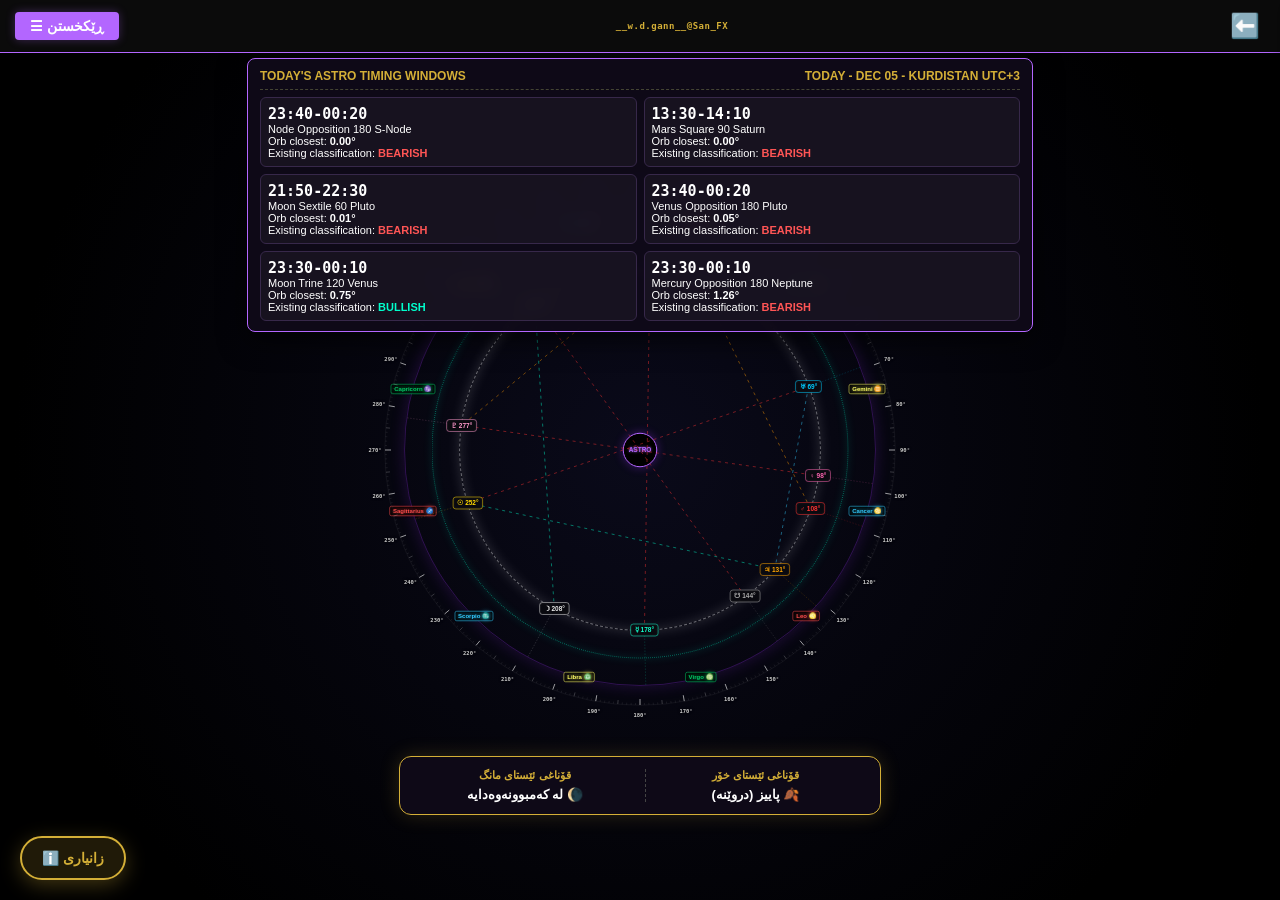
<file: astro.html>
<!DOCTYPE html>
<html lang="ku" dir="rtl">
<head>
    <meta charset="UTF-8">
    <meta name="viewport" content="width=device-width, initial-scale=1.0, maximum-scale=1.0, user-scalable=no">
    <title>San FX - Astro Map API</title>
    <style>
        :root { --neon-cyan: #00ffcc; --neon-gold: #d4af37; --neon-pink: #ff3399; --neon-purple: #b366ff; --neon-blue: #33ccff; --bg-dark: #000; }
        body { background: #000; margin: 0; overflow: hidden; font-family: sans-serif; touch-action: none; color: white; direction: ltr; user-select: none; -webkit-user-select: none; -webkit-touch-callout: none; }
        
        /* Header */
        .header { position: fixed; top: 0; width: 100%; background: rgba(12, 12, 12, 0.95); padding: 12px 15px; border-bottom: 1px solid var(--neon-purple); z-index: 9999; display: flex; align-items: center; justify-content: space-between; box-sizing: border-box; backdrop-filter: blur(5px); direction: ltr;}
        .menu-toggle { background: var(--neon-purple); border: none; color: #fff; padding: 6px 15px; border-radius: 4px; font-weight: bold; cursor: pointer; font-size: 14px; box-shadow: 0 0 10px rgba(179, 102, 255, 0.3); order: 1; }
        .center-brand-text { color: var(--neon-gold); font-weight: bold; font-size: 9px; font-family: monospace; order: 2; flex: 1; text-align: center; letter-spacing: 0.5px; white-space: nowrap; overflow: hidden; text-overflow: ellipsis; padding: 0 5px; }
        .back-arrow-btn { background: transparent; border: none; color: var(--neon-purple); font-size: 24px; cursor: pointer; transition: 0.3s; padding: 0 5px; display: flex; align-items: center; order: 3; text-decoration: none;}
        .back-arrow-btn:active { transform: scale(0.9); color: #fff; }
        
        /* Sidebar */
        .sidebar { position: fixed; top: 0; width: 310px; height: 100%; background: #0a0a0f; z-index: 9999999; transition: 0.3s; padding: 85px 20px 120px 20px; box-sizing: border-box; overflow-y: auto; box-shadow: 0 0 20px rgba(0,0,0,0.9); }
        html[dir="rtl"] .sidebar { right: -320px; border-left: 1px solid var(--neon-purple); direction: rtl; }
        html[dir="rtl"] .sidebar.active { right: 0; }
        html[dir="rtl"] .close-menu { left: 15px; right: auto; }
        html[dir="ltr"] .sidebar { left: -320px; border-right: 1px solid var(--neon-purple); direction: ltr; }
        html[dir="ltr"] .sidebar.active { left: 0; }
        html[dir="ltr"] .close-menu { right: 15px; left: auto; }
        .close-menu { position: absolute; top: 15px; background: none; border: 1px solid var(--neon-purple); color: var(--neon-purple); padding: 2px 8px; cursor: pointer; border-radius: 4px; font-weight: bold; }
        
        /* Form Inputs */
        .menu-item { margin-top: 15px; border-bottom: 1px dashed #333; padding-bottom: 15px; }
        .menu-item label { display: block; color: var(--neon-purple); font-size: 13px; margin-bottom: 6px; font-weight: bold; text-align: center; }
        input, select { background: #0a0a0a; border: 1px solid #444; color: #fff; padding: 8px; border-radius: 5px; font-size: 14px; outline: none; width: 100%; box-sizing: border-box; text-align: center; font-weight: bold; font-family: monospace;}
        input:focus, select:focus { border-color: var(--neon-purple); }
        .helper-text { font-size: 11px; color: #888; margin-top: 8px; text-align: center; line-height: 1.5; }
        .toggle-group { display: flex; align-items: center; justify-content: center; gap: 8px; color: var(--neon-cyan); font-size: 13px; font-weight: bold; margin-top: 10px; }
        .toggle-group input { width: auto; transform: scale(1.2); accent-color: var(--neon-cyan); }

        /* API & Search Boxes */
        .api-box { background: rgba(0, 255, 204, 0.05); padding: 15px; border-radius: 8px; border: 1px dashed var(--neon-cyan); margin-bottom: 15px; text-align: center;}
        .api-box label { color: var(--neon-cyan); font-size: 14px; font-weight: bold; margin-bottom: 10px; display: block;}
        
        .search-box { background: rgba(212, 175, 55, 0.05); padding: 15px; border-radius: 8px; border: 1px dashed var(--neon-gold); margin-bottom: 15px; text-align: center;}
        .search-box label { color: var(--neon-gold); font-size: 14px; font-weight: bold; margin-bottom: 15px; display: block;}
        .search-group { margin-bottom: 12px; border-bottom: 1px solid #222; padding-bottom: 12px;}
        .search-group:last-child { border-bottom: none; margin-bottom: 0; padding-bottom: 0;}
        .search-group input { border-color: #555; color: #fff; font-size: 14px; margin-bottom: 8px;}
        .search-group input:focus { border-color: var(--neon-gold); }
        .degree-result { font-size: 14px; font-weight: bold; background: #000; padding: 4px 8px; border-radius: 4px; border: 1px solid #333; display: inline-block;}

        /* Map Area */
        #viewport-maps { position: absolute; top: 0; left: 0; width: 100vw; height: 100vh; overflow: hidden; display: block; z-index: 10; background: radial-gradient(circle at center, #0a0a1a 0%, #000 80%);}
        .map-area { position: absolute; width: 6000px; height: 6000px; display: flex; align-items: center; justify-content: center; cursor: grab; left: 50%; top: 50%; transform: translate(-50%, -50%);}
        .map-area:active { cursor: grabbing; }
        #zoom-layer { position: relative; transform-origin: center; display: flex; align-items: center; justify-content: center;}
        
        /* Astro Wheel Styles */
        .master-wheel { position: relative; width: 1100px; height: 1100px; display: block; }
        .ring { position: absolute; top: 50%; left: 50%; transform: translate(-50%, -50%); border-radius: 50%; pointer-events: none; }
        
        .degree-ring { width: 1020px; height: 1020px; border: 1px solid rgba(255, 255, 255, 0.1); box-shadow: 0 0 10px rgba(255,255,255,0.02); }
        .degree-text { color: #ccc; font-size: 11px; font-weight: bold; font-family: monospace; z-index: 40; text-shadow: 0 0 5px #000;}
        .zodiac-ring { width: 940px; height: 940px; border: 2px solid rgba(138, 43, 226, 0.3); box-shadow: 0 0 30px rgba(138, 43, 226, 0.2); }
        .live-price-ring { width: 830px; height: 830px; border: 2px dotted rgba(0, 255, 204, 0.4); box-shadow: 0 0 20px rgba(0,255,204,0.1), inset 0 0 20px rgba(0,255,204,0.1); }
        .planet-ring { width: 720px; height: 720px; border: 2px dashed rgba(255, 255, 255, 0.4); box-shadow: 0 0 25px rgba(255,255,255,0.15), inset 0 0 25px rgba(255,255,255,0.15); }
        
        .center-box { position: absolute; top: 50%; left: 50%; transform: translate(-50%, -50%); width: 65px; height: 65px; background: #000; border: 2px solid #b366ff; border-radius: 50%; display: flex; align-items: center; justify-content: center; font-weight: bold; color: #b366ff; font-size: 13px; z-index: 100; box-shadow: 0 0 20px rgba(138, 43, 226, 0.4); text-shadow: 0 0 5px #b366ff;}
        .node { position: absolute; transform: translate(-50%, -50%); white-space: nowrap; pointer-events: none; }
        .zodiac-node { font-size: 12px; font-weight: bold; z-index: 55; background: rgba(0,0,0,0.8); padding: 2px 6px; border-radius: 4px; border: 1px solid; }
        .planet-node { font-size: 13px; font-weight: bold; z-index: 500; background: rgba(10,10,15,0.95); padding: 4px 8px; border-radius: 6px; border: 1px solid; box-shadow: inset 0 0 5px rgba(255,255,255,0.1); transition: 0.3s;}
        
        .live-marker { font-size: 15px !important; font-weight: 900 !important; color: #000 !important; background: var(--neon-cyan) !important; border: 2px solid #fff !important; box-shadow: 0 0 20px var(--neon-cyan) !important; z-index: 600; text-shadow: none !important; transition: all 0.5s ease-out;}
        .search-marker { font-size: 13px !important; font-weight: bold !important; color: #fff !important; background: rgba(212, 175, 55, 0.9) !important; border: 1px solid var(--neon-gold) !important; box-shadow: 0 0 15px var(--neon-gold) !important; z-index: 550;}
        
        svg { position: absolute; top: 0; left: 0; width: 100%; height: 100%; pointer-events: none; z-index: 450; }
        .rx-tag { color: #ff3333; font-size: 10px; font-weight: bold; vertical-align: super; margin-left: 2px;}

        /* Floating Info Button & Modals */
        #astro-info-btn { position: fixed; bottom: 20px; left: 20px; background: rgba(212, 175, 55, 0.15); border: 2px solid var(--neon-gold); color: var(--neon-gold); padding: 12px 20px; border-radius: 30px; font-weight: bold; cursor: pointer; font-size: 14px; z-index: 10001; box-shadow: 0 5px 20px rgba(212, 175, 55, 0.3); backdrop-filter: blur(5px); transition: 0.3s; }
        #astro-info-btn:active { transform: scale(0.95); }

        #phase-container { position: fixed; bottom: 85px; left: 50%; transform: translateX(-50%); background: rgba(15, 10, 25, 0.95); border: 1px solid var(--neon-gold); border-radius: 12px; padding: 12px 15px; z-index: 9999; box-shadow: 0 0 20px rgba(212,175,55,0.2); width: 90%; max-width: 450px; display: none; grid-template-columns: 1fr 1fr; gap: 10px; backdrop-filter: blur(5px); }
        .phase-col { text-align: center; display: flex; flex-direction: column; justify-content: center; }
        .phase-title { font-size: 11px; color: var(--neon-gold); margin-bottom: 5px; font-weight: bold; text-transform: uppercase;}
        .phase-val { font-size: 13px; color: #fff; font-weight: bold; }
        .eclipse-warn { color: #ff3333; font-size: 11px; font-weight: bold; margin-top: 5px; animation: blink 1.5s infinite; }
        @keyframes blink { 0% { opacity: 1; } 50% { opacity: 0.4; } 100% { opacity: 1; } }

        #view-astro-info { position: fixed; top: 50%; left: 50%; transform: translate(-50%, -50%); width: 90%; max-width: 420px; max-height: 85vh; background: rgba(15, 10, 25, 0.98); border: 2px solid var(--neon-gold); border-radius: 12px; padding: 0; box-sizing: border-box; display: none; z-index: 10005; box-shadow: 0 10px 50px rgba(0,0,0,0.9); flex-direction: column; }
        .dash-header { text-align: center; color: var(--neon-gold); font-size: 16px; font-weight: bold; padding: 15px; border-bottom: 1px dashed var(--neon-gold); background: rgba(0,0,0,0.5); border-radius: 12px 12px 0 0; }
        .dash-content { padding: 15px; overflow-y: auto; flex: 1; }
        .section-title { color: #fff; font-size: 14px; border-bottom: 1px solid #444; padding-bottom: 5px; margin-bottom: 10px; font-weight: bold;}
        
        .info-card { background: rgba(0,0,0,0.6); border-radius: 6px; padding: 10px; margin-bottom: 8px; }
        html[dir="rtl"] .info-card { border-right: 4px solid #aaa; text-align: right; }
        html[dir="ltr"] .info-card { border-left: 4px solid #aaa; text-align: left; }
        .info-card.gold-asset { border-color: #ffd700; background: linear-gradient(90deg, rgba(0,0,0,0.8) 0%, rgba(255, 215, 0, 0.1) 100%); }
        .info-card.crypto-asset { border-color: #ff99cc; background: linear-gradient(90deg, rgba(0,0,0,0.8) 0%, rgba(255, 153, 204, 0.1) 100%); }
        .info-card.macro-asset { border-color: #00ffcc; background: linear-gradient(90deg, rgba(0,0,0,0.8) 0%, rgba(0, 255, 204, 0.1) 100%); }
        .info-head { display: flex; justify-content: space-between; align-items: center; border-bottom: 1px solid #333; padding-bottom: 4px; margin-bottom: 6px; }
        .info-title { font-weight: bold; font-size: 13px; color: #fff; }
        .info-body { font-size: 11px; line-height: 1.6; color: #ccc; }
        .info-body strong { color: #fff; }

        .signal-card { background: rgba(0,0,0,0.7); border-radius: 6px; padding: 10px; margin-bottom: 10px; border: 1px solid #333;}
        html[dir="rtl"] .signal-card.buy { border-right: 4px solid #00ffcc; }
        html[dir="ltr"] .signal-card.buy { border-left: 4px solid #00ffcc; }
        html[dir="rtl"] .signal-card.sell { border-right: 4px solid #ff3333; }
        html[dir="ltr"] .signal-card.sell { border-left: 4px solid #ff3333; }
        html[dir="rtl"] .signal-card.neutral { border-right: 4px solid #ffcc00; }
        html[dir="ltr"] .signal-card.neutral { border-left: 4px solid #ffcc00; }
        .sig-head { display: flex; justify-content: space-between; align-items: center; border-bottom: 1px dashed #444; padding-bottom: 5px; margin-bottom: 6px; }
        .sig-title { font-weight: bold; font-size: 13px; color: #fff; }
        .sig-impact { font-size: 10px; color: #00ffcc; background: #111; padding: 4px; border-radius: 4px; margin-bottom: 6px; border: 1px dashed #333; line-height: 1.5;}
        .sig-body { font-size: 11px; line-height: 1.5; color: #ddd; margin-bottom: 6px; }
        .sig-times { display: flex; justify-content: space-between; font-size: 10px; color: #888; background: #050505; padding: 6px; border-radius: 4px; border: 1px solid #222;}
        .sig-times span strong { color: #00ffcc; display: block; margin-top: 2px; font-size: 11px;}
        .sig-times span.end strong { color: #ff3333; }
        .astro-today-panel { position: fixed; top: 58px; left: 50%; transform: translateX(-50%); width: min(92vw, 760px); background: rgba(15, 10, 25, 0.94); border: 1px solid var(--neon-purple); border-radius: 8px; padding: 10px 12px; z-index: 9000; box-shadow: 0 8px 28px rgba(0,0,0,0.65); backdrop-filter: blur(8px); }
        .astro-today-title { display: flex; justify-content: space-between; gap: 8px; align-items: center; color: var(--neon-gold); font-size: 12px; font-weight: 900; text-transform: uppercase; border-bottom: 1px dashed #443; padding-bottom: 6px; margin-bottom: 7px; }
        .astro-window-list { display: grid; grid-template-columns: repeat(2, minmax(0, 1fr)); gap: 7px; }
        .astro-window-card { border: 1px solid #37284a; border-radius: 6px; padding: 7px; background: rgba(255,255,255,0.035); font-size: 11px; }
        .astro-window-card strong { color: #fff; font-size: 15px; font-family: monospace; }
        .astro-window-card .bullish { color: #00ffcc; font-weight: 900; }
        .astro-window-card .bearish { color: #ff5555; font-weight: 900; }
        .astro-window-card .neutral { color: #ffcc00; font-weight: 900; }
        @media (max-width: 700px) { .astro-today-panel { top: 54px; width: 94vw; } .astro-window-list { grid-template-columns: 1fr; } .astro-today-title { display: grid; } }
    </style>
</head>
<body oncontextmenu="return false;">

    <div class="header">
        <button class="menu-toggle" id="btn-menu" data-i18n="btn_menu">☰ ڕێکخستن</button>
        <div class="center-brand-text">__w.d.gann__@San_FX</div>
        <a href="index.html?showHub=true" class="back-arrow-btn">⬅️</a>
    </div>

    <section class="astro-today-panel">
        <div class="astro-today-title">
            <span>TODAY'S ASTRO TIMING WINDOWS</span>
            <span id="astro-today-date">Asia/Baghdad</span>
        </div>
        <div class="astro-window-list" id="astro-window-list">
            <div class="astro-window-card">Scanning today with existing Astro formulas...</div>
        </div>
    </section>

    <button id="astro-info-btn" onclick="window.toggleAstroInfo()">
        <span data-i18n="btn_astro_info">ℹ️ زانیاری</span>
    </button>

    <div class="sidebar" id="sidebar">
        <button class="close-menu" id="btn-close-menu">✕</button>
        
        <h3 style="color: var(--neon-purple); text-align: center; border-bottom: 1px dashed #444; padding-bottom: 10px; margin-top: 0;" data-i18n="side_title">ڕێکخستنی فەلەکی</h3>

        <div id="controls-astro">
            
            <div class="api-box">
                <label data-i18n="lbl_api">📡 داتای لایڤ بە دەوری بازنەکە</label>
                <select id="liveApiAsset" onchange="window.toggleLiveApi()" style="color: var(--neon-cyan); border-color: var(--neon-cyan);">
                    <option value="none" data-i18n="api_off">بکوژێنەوە (Off)</option>
                    <option value="BTCUSDT" data-i18n="api_btc">بیتکۆین (BTC)</option>
                    <option value="PAXGUSDT" data-i18n="api_gold">زێڕ (PAXG/XAU)</option>
                </select>
                <div id="liveApiDisplay" style="color:#00ffcc; font-size:18px; margin-top:10px; font-weight:bold; font-family: monospace;">-- $</div>
            </div>

            <div class="search-box">
                <label data-i18n="lbl_search">🔍 گەڕان (قیمەت، بەروار، کات)</label>
                
                <div class="search-group">
                    <input type="number" id="searchPrice" data-i18n-ph="ph_search_price" placeholder="گەڕان بۆ نرخ..." oninput="window.updateAstro()">
                    <select id="astroPriceConvMethod" onchange="window.updateAstro()" style="font-size: 11px; padding: 4px; background:#111;">
                        <option value="sqrt" data-i18n="opt_conv_sqrt">ڕەگی دووجا (Square Root)</option>
                        <option value="mod" data-i18n="opt_conv_mod">دابەشکردن (Modulo 360)</option>
                    </select>
                    <div class="degree-result" id="resPriceDeg" style="color: var(--neon-gold);">--°</div>
                </div>
                
                <div class="search-group">
                    <input type="date" id="searchDate" onchange="window.updateAstro()" style="color: var(--neon-blue);">
                    <div class="degree-result" id="resDateDeg" style="color: var(--neon-blue);">--°</div>
                </div>
                
                <div class="search-group">
                    <input type="time" id="searchTime" onchange="window.updateAstro()" style="color: var(--neon-pink);">
                    <div class="degree-result" id="resTimeDeg" style="color: var(--neon-pink);">--°</div>
                </div>
                
                <div class="helper-text" data-i18n="help_search">هەر یەکێک بنووسیت ڕاستەوخۆ دەچێتە سەر نەخشەکە.</div>
            </div>

            <div class="menu-item">
                <label data-i18n="lbl_geom">شێوەی ئەندازەیی (Geometry)</label>
                <select id="astroGeometry" onchange="window.updateAstro()">
                    <option value="none" data-i18n="geo_none" selected>بێ شێوە (None)</option>
                    <option value="tetra" data-i18n="geo_tetra">تێتراگرام (چوارگۆشە - 90°)</option>
                    <option value="penta" data-i18n="geo_penta">پێنتاگرام (٥ پەڕ - 72°)</option>
                    <option value="hexa" data-i18n="geo_hexa">هێکساگرام (٦ پەڕ - 60°)</option>
                </select>
            </div>

            <div class="menu-item">
                <label data-i18n="lbl_astro_datetime">بەروار و کات (هەسارەکان)</label>
                <input type="date" id="astroDate" onchange="window.updateAstro()">
                <input type="time" id="astroTime" onchange="window.updateAstro()" style="margin-top: 5px;">
                <div class="helper-text" data-i18n="help_live">بەتاڵی بهێڵەوە بۆ کاتی لایڤ</div>
            </div>

            <div class="menu-item" style="border-bottom: none; display: flex; flex-wrap: wrap; justify-content: center; gap: 15px;">
                <div class="toggle-group"><input type="checkbox" id="astroShowPlanets" checked><span data-i18n="toggle_planets">هەسارەکان</span></div>
                <div class="toggle-group"><input type="checkbox" id="astroShowAspects" checked><span data-i18n="toggle_aspects">هێڵی پەیوەندییەکان</span></div>
            </div>
        </div>
    </div>

    <div id="view-astro-info">
        <div class="dash-header">
            <span style="cursor: pointer; color: #ff3333; float: left; font-size: 20px; line-height: 1;" onclick="window.toggleAstroInfo()">✕</span>
            <span data-i18n="info_dash_title">ℹ️ زانیاری و پەیوەندییەکان</span> 
        </div>
        <div class="dash-content">
            <div class="section-title" data-i18n="sec_static_info">📚 ڕێبەری هەسارەکان</div>
            <div id="info-content-container"></div>

            <div class="section-title" style="margin-top: 25px;" data-i18n="sec_live_aspects">⚡ پەیوەندییە چالاکەکان</div>
            <div id="live-aspects-container"></div>
        </div>
    </div>

    <div id="phase-container"></div>

    <div id="viewport-maps">
        <div class="map-area" id="map">
            <div id="zoom-layer">
                <div class="master-wheel" id="container-astro">
                    <div class="ring degree-ring"></div>
                    <div class="ring zodiac-ring"></div>
                    <div class="ring live-price-ring"></div>
                    <div class="ring planet-ring"></div>
                    <div class="center-box">ASTRO</div>
                    <svg id="svg-layer-astro"></svg>
                </div>
            </div>
        </div>
    </div>

    <script>
        const lexicon = {
            ku: {
                btn_menu: "☰ ڕێکخستن", side_title: "ڕێکخستنی فەلەکی", btn_astro_info: "ℹ️ زانیاری",
                lbl_api: "📡 داتای لایڤ بە دەوری بازنەکە (API)", api_off: "بکوژێنەوە (Off)", api_btc: "بیتکۆین (BTC)", api_gold: "زێڕ (PAXG/XAU)",
                lbl_search: "🔍 گەڕان (قیمەت، بەروار، کات)", ph_search_price: "گەڕان بۆ نرخ...", help_search: "هەر یەکێک بنووسیت ڕاستەوخۆ دەچێتە سەر نەخشەکە.",
                opt_conv_sqrt: "ڕەگی دووجا (Square Root)", opt_conv_mod: "دابەشکردن (Modulo 360)",
                lbl_geom: "شێوەی ئەندازەیی (Geometry)", geo_none: "بێ شێوە (None)", geo_tetra: "تێتراگرام (چوارگۆشە - 90°)", geo_penta: "پێنتاگرام (٥ پەڕ - 72°)", geo_hexa: "هێکساگرام (٦ پەڕ - 60°)",
                lbl_astro_datetime: "بەروار و کات (هەسارەکان)", help_live: "بەتاڵی بهێڵەوە بۆ کاتی لایڤ",
                toggle_planets: " پیشاندانی هەسارەکان", toggle_aspects: " هێڵی پەیوەندییەکان",
                ar: "Aries ♈", ta: "Taurus ♉", ge: "Gemini ♊", ca: "Cancer ♋", le: "Leo ♌", vi: "Virgo ♍", li: "Libra ♎", sc: "Scorpio ♏", sa: "Sagittarius ♐", cp: "Capricorn ♑", aq: "Aquarius ♒", pi: "Pisces ♓",
                sec_live_aspects: "⚡ پەیوەندییە چالاکەکانی ئێستا", sec_static_info: "📚 ڕێبەری هەسارەکان (W.D. Gann)", no_signals: "هیچ پەیوەندییەکی ئەندازەیی چالاک نییە.", sig_start: "دەستپێک:", sig_end: "کۆتایی:",
                asp_conj: "Conjunction (0°)", asp_opp: "Opposition (180°)", asp_trine: "Trine (120°)", asp_sq: "Square (90°)", asp_sext: "Sextile (60°)",
                eff_opp: "هێزی ڕاکێشانی پێچەوانە. فشارێکی زۆر بۆ دابەزینی خێرا و گۆڕینی ترێند.", eff_trine: "هاوسەنگی وزەکان. پاڵپشتییەکی زۆر بەهێز بۆ بەردەوامبوونی ترێند.", eff_sq: "پێکدادان. دروستبوونی بەرگرییەکی سەخت و ئەگەری شکانی توند.", eff_sext: "هاوکاری هەسارەکان. هەلێکی کورتخایەن بۆ ئارامی بازاڕ.", eff_conj: "یەکگرتنی وزەکان. دروستبوونی ترێندێکی نوێی بەهێز.", eff_conj_moon: "خۆرگیران/مانگ نوێ. وەرچەرخانی مێژوویی.",
                info_gold: "زێڕ (XAUUSD) 🪙", info_sun_moon: "<strong>☉ خۆر & ☽ مانگ:</strong> نوێنەری سەرەکی ترێندی زێڕن. مانگی پڕ و نوێ لوتکە و بنکە دیاری دەکەن.", info_nodes: "<strong>☊ / ☋ گرێکان:</strong> کاتی گیرانەکان. گەورەترین وەرچەرخانی مێژوویی زێڕ لێرەدا دەبێت.",
                info_crypto: "بیتکۆین و جیۆلۆجی ₿ 🌋", info_pluto: "<strong>♇ پلوتۆ:</strong> نوێنەری گۆڕانکارییە قووڵەکان، جەنگ، و دیفای.", info_uranus: "<strong>♅ ئۆرانۆس:</strong> شۆکەکان، بومەلەرزە، و تەقینەوە لەناکاوەکانی کریپتۆ.",
                info_macro: "هەواڵە ئابوورییەکان 📊", info_jup_sat: "<strong>♃ موشتەری:</strong> داتای باش و هەڵاوسان. <br><strong>♄ زوحەل:</strong> بڕیاری بانکی ناوەندی و ترس.", info_mars_merc: "<strong>♂ مەریخ:</strong> جووڵەی توند لە NFP.<br><strong>☿ عەتارید (Rx):</strong> ناجێگیریی خێرا.",
                sun_title: "قۆناغی ئێستای خۆر", sun_spring: "🌱 بەهار (گەشە)", sun_summer: "☀️ هاوین (هێز)", sun_autumn: "🍂 پاییز (دروێنە)", sun_winter: "❄️ زستان (کەمبوونەوە)",
                moon_title: "قۆناغی ئێستای مانگ", moon_new: "🌑 مانگی نوێ - گۆڕان", moon_waxing: "🌒 لە گەشەدایە", moon_1q: "🌓 چارەکی یەکەم", moon_wax_gib: "🌔 بەرەو پڕبوون", moon_full: "🌕 مانگی پڕ - وەرچەرخان", moon_wan_gib: "🌖 بەرەو کەمبوون", moon_3q: "🌗 چارەکی کۆتایی", moon_waning: "🌘 لە کەمبوونەوەدایە", moon_eclipse_solar: "⚠️ ئاگاداری: خۆرگیران!", moon_eclipse_lunar: "⚠️ ئاگاداری: مانگگیران!", impact_gold: "زێڕ و زیو", impact_crypto: "کریپتۆ و جیۆپۆلەتیکی 🌋", impact_news: "هەواڵی ئابووری 📊", info_dash_title: "ℹ️ زانیاری و پەیوەندییەکان"
            },
            ar: {
                btn_menu: "☰ إعدادات", side_title: "إعدادات الفلك", btn_astro_info: "ℹ️ معلومات",
                lbl_api: "📡 بيانات حية على الدائرة (API)", api_off: "إيقاف (Off)", api_btc: "بيتكوين (BTC)", api_gold: "ذهب (PAXG)",
                lbl_search: "🔍 البحث وتحويل الدرجات", ph_search_price: "بحث عن سعر...", help_search: "يتم تعيين كل إدخال مباشرة على الخريطة.",
                opt_conv_sqrt: "الجذر التربيعي", opt_conv_mod: "القسمة (Modulo 360)",
                lbl_geom: "الشكل الهندسي (Geometry)", geo_none: "بدون (None)", geo_tetra: "مربع (90°)", geo_penta: "خماسي (72°)", geo_hexa: "سداسي (60°)",
                lbl_astro_datetime: "التاريخ والوقت", help_live: "اتركه فارغاً للوقت الحي",
                toggle_planets: " إظهار الكواكب", toggle_aspects: " خطوط الزوايا",
                ar: "Aries ♈", ta: "Taurus ♉", ge: "Gemini ♊", ca: "Cancer ♋", le: "Leo ♌", vi: "Virgo ♍", li: "Libra ♎", sc: "Scorpio ♏", sa: "Sagittarius ♐", cp: "Capricorn ♑", aq: "Aquarius ♒", pi: "Pisces ♓",
                sec_live_aspects: "⚡ الزوايا الفلكية الحالية", sec_static_info: "📚 دليل الكواكب (جان)", no_signals: "لا توجد زوايا نشطة.", sig_start: "يبدأ:", sig_end: "ينتهي:",
                asp_conj: "اقتران (0°)", asp_opp: "تقابل (180°)", asp_trine: "تثليث (120°)", asp_sq: "تربيع (90°)", asp_sext: "تسديس (60°)",
                eff_opp: "ضغط عالي لهبوط سريع وتغيير الترند.", eff_trine: "دعم قوي جداً لاستمرار الترند.", eff_sq: "مقاومة عنيفة واحتمال كسر قوي.", eff_sext: "استقرار قصير المدى.", eff_conj: "بداية ترند جديد قوي.", eff_conj_moon: "كسوف/قمر جديد. انعكاس تاريخي.",
                info_gold: "الذهب (XAUUSD) 🪙", info_sun_moon: "<strong>☉ الشمس & ☽ القمر:</strong> المحرك الرئيسي للذهب.", info_nodes: "<strong>☊ / ☋ العقد:</strong> الكسوف والتحولات التاريخية.",
                info_crypto: "الكريبتو والجيولوجيا ₿ 🌋", info_pluto: "<strong>♇ بلوتو:</strong> التغيرات العميقة والحروب.", info_uranus: "<strong>♅ أورانوس:</strong> الصدمات والتقلبات العنيفة.",
                info_macro: "الأخبار الاقتصادية 📊", info_jup_sat: "<strong>♃ المشتري:</strong> تضخم. <br><strong>♄ زحل:</strong> الخوف.", info_mars_merc: "<strong>♂ المريخ:</strong> حركات عنيفة.<br><strong>☿ عطارد:</strong> تقلبات سريعة.",
                sun_title: "طور الشمس الحالي", sun_spring: "🌱 ربيع", sun_summer: "☀️ صيف", sun_autumn: "🍂 خريف", sun_winter: "❄️ شتاء",
                moon_title: "طور القمر الحالي", moon_new: "🌑 محاق", moon_waxing: "🌒 هلال", moon_1q: "🌓 تربيع أول", moon_wax_gib: "🌔 أحدب", moon_full: "🌕 بدر", moon_wan_gib: "🌖 أحدب", moon_3q: "🌗 تربيع أخير", moon_waning: "🌘 هلال", moon_eclipse_solar: "⚠️ كسوف الشمس!", moon_eclipse_lunar: "⚠️ خسوف القمر!", impact_gold: "الذهب", impact_crypto: "كريبتو 🌋", impact_news: "أخبار اقتصادية 📊", info_dash_title: "ℹ️ الأدلة والتأثيرات"
            },
            en: {
                btn_menu: "☰ Settings", side_title: "Astro Settings", btn_astro_info: "ℹ️ Info",
                lbl_api: "📡 Live Data on Wheel (API)", api_off: "Off", api_btc: "Bitcoin (BTC)", api_gold: "Gold (PAXG)",
                lbl_search: "🔍 Search & Plot Degrees", ph_search_price: "Search Price...", help_search: "Any input will be automatically plotted on the map.",
                opt_conv_sqrt: "Square Root Method", opt_conv_mod: "Modulo 360",
                lbl_geom: "Geometry Overlay", geo_none: "None", geo_tetra: "Square (90°)", geo_penta: "Pentagon (72°)", geo_hexa: "Hexagram (60°)",
                lbl_astro_datetime: "Date & Time (Backtest)", help_live: "Leave empty for live time",
                toggle_planets: " Show Planets", toggle_aspects: " Aspect Lines",
                ar: "Aries ♈", ta: "Taurus ♉", ge: "Gemini ♊", ca: "Cancer ♋", le: "Leo ♌", vi: "Virgo ♍", li: "Libra ♎", sc: "Scorpio ♏", sa: "Sagittarius ♐", cp: "Capricorn ♑", aq: "Aquarius ♒", pi: "Pisces ♓",
                sec_live_aspects: "⚡ Live Active Aspects", sec_static_info: "📚 Gann Planetary Guide", no_signals: "No active aspects currently.", sig_start: "Start:", sig_end: "End:",
                asp_conj: "Conjunction (0°)", asp_opp: "Opposition (180°)", asp_trine: "Trine (120°)", asp_sq: "Square (90°)", asp_sext: "Sextile (60°)",
                eff_opp: "High pressure for rapid drops.", eff_trine: "Strong support for trend.", eff_sq: "Heavy resistance and breakouts.", eff_sext: "Short-term stability.", eff_conj: "Creates a new strong trend.", eff_conj_moon: "Eclipse/New Moon. Major reversal.",
                info_gold: "Gold (XAUUSD) 🪙", info_sun_moon: "<strong>☉ Sun & ☽ Moon:</strong> Master trend makers.", info_nodes: "<strong>☊ / ☋ Nodes:</strong> Eclipse markers.",
                info_crypto: "Crypto & Geology ₿ 🌋", info_pluto: "<strong>♇ Pluto:</strong> Deep systemic changes.", info_uranus: "<strong>♅ Uranus:</strong> Sudden shocks, crypto waves.",
                info_macro: "Macro News 📊", info_jup_sat: "<strong>♃ Jupiter:</strong> Good data. <br><strong>♄ Saturn:</strong> Fear and rates.", info_mars_merc: "<strong>♂ Mars:</strong> Aggressive breakouts.<br><strong>☿ Mercury:</strong> Fast whip-saws.",
                sun_title: "Sun Phase", sun_spring: "🌱 Spring", sun_summer: "☀️ Summer", sun_autumn: "🍂 Autumn", sun_winter: "❄️ Winter",
                moon_title: "Lunar Phase", moon_new: "🌑 New Moon", moon_waxing: "🌒 Waxing", moon_1q: "🌓 1st Qtr", moon_wax_gib: "🌔 Gibbous", moon_full: "🌕 Full Moon", moon_wan_gib: "🌖 Gibbous", moon_3q: "🌗 3rd Qtr", moon_waning: "🌘 Waning", moon_eclipse_solar: "⚠️ Solar Eclipse!", moon_eclipse_lunar: "⚠️ Lunar Eclipse!", impact_gold: "Gold", impact_crypto: "Crypto 🌋", impact_news: "News 📊", info_dash_title: "ℹ️ Astro Guidelines"
            }
        };

        let currentLang = 'ku';
        const BAGHDAD_TZ = 'Asia/Baghdad';

        function getBaghdadParts(date = new Date()) {
            const parts = new Intl.DateTimeFormat('en-GB', {
                timeZone: BAGHDAD_TZ, year: 'numeric', month: '2-digit', day: '2-digit',
                hour: '2-digit', minute: '2-digit', hour12: false
            }).formatToParts(date).reduce((acc, p) => { acc[p.type] = p.value; return acc; }, {});
            return { year: +parts.year, month: +parts.month, day: +parts.day, hour: +parts.hour, minute: +parts.minute };
        }

        function baghdadDateForTime(parts, hour, minute) {
            // Baghdad is UTC+3. This creates the instant for today's Baghdad local time without depending on browser timezone.
            return new Date(Date.UTC(parts.year, parts.month - 1, parts.day, hour - 3, minute, 0, 0));
        }

        function formatBaghdadTime(date) {
            return new Intl.DateTimeFormat('en-GB', { timeZone: BAGHDAD_TZ, hour: '2-digit', minute: '2-digit', hour12: false }).format(date);
        }

        function formatBaghdadToday() {
            return new Intl.DateTimeFormat('en-US', { timeZone: BAGHDAD_TZ, month: 'short', day: '2-digit' }).format(new Date()).toUpperCase();
        }

        function classifyAstroAspectForToday(p1, p2, diff) {
            // Source: astro.html -> updateAstro() aspect thresholds/classification.
            let aspectName = "", classification = "neutral", orb = 0, maxLimit = 5;
            if(Math.abs(diff - 0) < 6) { aspectName = "Conjunction 0"; orb = diff; maxLimit = 6; classification = (p1.id === "Sun" && p2.id === "Moon") ? "bearish" : "bullish"; }
            else if(Math.abs(diff - 180) < 6) { aspectName = "Opposition 180"; orb = Math.abs(diff - 180); maxLimit = 6; classification = "bearish"; }
            else if(Math.abs(diff - 120) < 5) { aspectName = "Trine 120"; orb = Math.abs(diff - 120); maxLimit = 5; classification = "bullish"; }
            else if(Math.abs(diff - 90) < 5) { aspectName = "Square 90"; orb = Math.abs(diff - 90); maxLimit = 5; classification = "neutral"; }
            else if(Math.abs(diff - 60) < 4) { aspectName = "Sextile 60"; orb = Math.abs(diff - 60); maxLimit = 4; classification = "bullish"; }
            if(!aspectName) return null;
            const combinedIDs = p1.id + p2.id;
            if(combinedIDs.includes("Uranus") || combinedIDs.includes("Pluto") || combinedIDs.includes("Node")) classification = "bearish";
            if(combinedIDs.includes("Jupiter")) classification = "bullish";
            else if(combinedIDs.includes("Saturn")) classification = "bearish";
            return { aspectName, classification, orb, maxLimit };
        }

        function scanAstroTodayWindows() {
            const parts = getBaghdadParts();
            const best = {};
            for(let mins = 0; mins < 1440; mins += 10) {
                const sampleDate = baghdadDateForTime(parts, Math.floor(mins / 60), mins % 60);
                const planets = getPlanets(sampleDate);
                for(let i = 0; i < planets.length; i++) {
                    for(let j = i + 1; j < planets.length; j++) {
                        let diff = Math.abs(planets[i].angle - planets[j].angle);
                        if(diff > 180) diff = 360 - diff;
                        const asp = classifyAstroAspectForToday(planets[i], planets[j], diff);
                        if(!asp) continue;
                        const key = `${planets[i].id}-${planets[j].id}-${asp.aspectName}`;
                        if(!best[key] || asp.orb < best[key].orb) {
                            best[key] = { p1: planets[i], p2: planets[j], sampleDate, diff, ...asp };
                        }
                    }
                }
            }
            return Object.values(best).sort((a, b) => (a.orb / a.maxLimit) - (b.orb / b.maxLimit)).slice(0, 6);
        }

        function updateAstroTodayWindows() {
            const list = document.getElementById('astro-window-list');
            if(!list) return;
            const windows = scanAstroTodayWindows();
            document.getElementById('astro-today-date').innerText = `TODAY - ${formatBaghdadToday()} - KURDISTAN UTC+3`;
            list.innerHTML = windows.length ? windows.map(w => {
                const start = new Date(w.sampleDate.getTime() - 20 * 60000);
                const end = new Date(w.sampleDate.getTime() + 20 * 60000);
                return `<div class="astro-window-card"><strong>${formatBaghdadTime(start)}-${formatBaghdadTime(end)}</strong><br>${w.p1.id} ${w.aspectName} ${w.p2.id}<br>Orb closest: <b>${w.orb.toFixed(2)}°</b><br>Existing classification: <span class="${w.classification}">${w.classification.toUpperCase()}</span></div>`;
            }).join('') : '<div class="astro-window-card">No active aspect window found today from the current Astro thresholds.</div>';
        }

        function applyLanguage() {
            try { currentLang = localStorage.getItem('rfx_lang') || 'ku'; } catch(e) {}
            document.documentElement.dir = currentLang === 'en' ? 'ltr' : 'rtl';
            
            document.querySelectorAll('[data-i18n]').forEach(el => {
                const key = el.getAttribute('data-i18n');
                if (lexicon[currentLang] && lexicon[currentLang][key]) el.innerHTML = lexicon[currentLang][key];
            });
            document.querySelectorAll('[data-i18n-ph]').forEach(el => {
                const key = el.getAttribute('data-i18n-ph');
                if (lexicon[currentLang] && lexicon[currentLang][key]) el.placeholder = lexicon[currentLang][key];
            });

            let t = lexicon[currentLang];
            let infoContainer = document.getElementById('info-content-container');
            if(infoContainer && t) {
                infoContainer.innerHTML = `
                    <div class="info-card gold-asset"><div class="info-head"><span class="info-title">${t.info_gold}</span></div><div class="info-body">${t.info_sun_moon}<br><br>${t.info_nodes}</div></div>
                    <div class="info-card crypto-asset"><div class="info-head"><span class="info-title">${t.info_crypto}</span></div><div class="info-body">${t.info_pluto}<br><br>${t.info_uranus}</div></div>
                    <div class="info-card macro-asset"><div class="info-head"><span class="info-title">${t.info_macro}</span></div><div class="info-body">${t.info_jup_sat}<br><br>${t.info_mars_merc}</div></div>
                `;
            }
            
            let phase = document.getElementById('phase-container');
            if(phase) {
                phase.style.direction = currentLang === 'en' ? 'ltr' : 'rtl';
                let col1 = phase.querySelector('.phase-col:first-child');
                if(col1) { col1.style.borderLeft = currentLang === 'en' ? 'none' : '1px dashed #444'; col1.style.borderRight = currentLang === 'en' ? '1px dashed #444' : 'none'; }
            }
        }

        // --- Live API Logic ---
        window.livePriceValue = null;
        window.livePriceDegree = null;
        let liveApiInterval;

        window.toggleLiveApi = function() {
            clearInterval(liveApiInterval);
            let asset = document.getElementById('liveApiAsset').value;
            if(asset === 'none') {
                document.getElementById('liveApiDisplay').innerText = "-- $";
                window.livePriceValue = null;
                window.livePriceDegree = null;
                window.updateAstro();
                return;
            }
            fetchLivePrice(asset);
            liveApiInterval = setInterval(() => fetchLivePrice(asset), 5000);
        }

        async function fetchLivePrice(symbol) {
            try {
                let res = await fetch(`https://api.binance.com/api/v3/ticker/price?symbol=${symbol}`);
                let data = await res.json();
                if(data.price) {
                    let price = parseFloat(data.price);
                    window.livePriceValue = price;
                    document.getElementById('liveApiDisplay').innerText = price.toFixed(2) + " $";
                    
                    let convMethod = document.getElementById('astroPriceConvMethod').value;
                    if(convMethod === 'sqrt') window.livePriceDegree = (Math.sqrt(price) * 180) % 360;
                    else window.livePriceDegree = price % 360;
                    
                    window.updateAstro();
                }
            } catch(e) { console.log("API Error", e); }
        }

        // --- Core UI Logic ---
        document.addEventListener('DOMContentLoaded', function() {
            document.getElementById('btn-menu').addEventListener('click', function(e) { e.stopPropagation(); document.getElementById('sidebar').classList.toggle('active'); });
            document.getElementById('btn-close-menu').addEventListener('click', function() { document.getElementById('sidebar').classList.remove('active'); });

            applyLanguage();
            loadAstroSet();
            window.toggleLiveApi();
            
            px = 0; py = 0; upT();
            window.updateAstro();
            updateAstroTodayWindows();
            setInterval(() => { window.updateAstro(); }, 60000); // Update every minute to keep planets fresh
            setInterval(updateAstroTodayWindows, 10 * 60000);
        });

        window.toggleAstroInfo = function() {
            const dash = document.getElementById('view-astro-info'); 
            dash.style.display = (dash.style.display === 'none' || dash.style.display === '') ? 'flex' : 'none';
        };

        const astIds = ['astroGeometry', 'searchPrice', 'astroPriceConvMethod', 'searchDate', 'searchTime', 'astroDate', 'astroTime'];
        const astChecks = ['astroShowPlanets', 'astroShowAspects'];

        function loadAstroSet() { 
            try { 
                astIds.forEach(id => { let v = localStorage.getItem('rfx_ast_' + id); let el = document.getElementById(id); if(v !== null && el) el.value = v; }); 
                astChecks.forEach(id => { let v = localStorage.getItem('rfx_ast_' + id); let el = document.getElementById(id); if(v !== null && el) el.checked = (v === 'true'); });
            } catch(e) {} 
        }
        function saveAstroSet() { 
            try { 
                astIds.forEach(id => { let el = document.getElementById(id); if(el) localStorage.setItem('rfx_ast_' + id, el.value); }); 
                astChecks.forEach(id => { let el = document.getElementById(id); if(el) localStorage.setItem('rfx_ast_' + id, el.checked); });
            } catch(e) {} 
        }

        astIds.forEach(id => {
            let el = document.getElementById(id);
            if(el) {
                el.addEventListener('change', () => { saveAstroSet(); window.updateAstro(); });
                if(el.tagName === 'INPUT') el.addEventListener('input', () => { saveAstroSet(); window.updateAstro(); });
            }
        });
        astChecks.forEach(id => {
            let el = document.getElementById(id);
            if(el) { el.addEventListener('change', () => { saveAstroSet(); window.updateAstro(); }); }
        });

        // --- J2000 Keplerian Astro Engine ---
        function getPlanets(dateObj) {
            const d = (dateObj.getTime() / 86400000) - 10957.5;
            let gSun = (357.529 + 0.98560028 * d) % 360, qSun = (280.459 + 0.98564736 * d) % 360;
            let LSun = qSun + 1.915 * Math.sin(gSun * Math.PI/180) + 0.020 * Math.sin(2*gSun * Math.PI/180);
            let LMoon = (218.316 + 13.176396 * d) % 360, MMoon = (134.963 + 13.064993 * d) % 360; LMoon = LMoon + 6.289 * Math.sin(MMoon * Math.PI/180);
            let LMerc = (252.251 + 4.092339 * d) % 360, LVen = (181.979 + 1.602130 * d) % 360, LMars = (355.433 + 0.524020 * d) % 360;
            let LJup = (34.351 + 0.083091 * d) % 360, LSat = (50.077 + 0.033459 * d) % 360, LUra = (314.055 + 0.011731 * d) % 360;
            let LNep = (304.349 + 0.005981 * d) % 360, LPluto = (238.929 + 0.00396 * d) % 360;
            let LNode = (125.045 - 0.05295 * d) % 360, LSouthNode = (LNode + 180) % 360; 

            let pl = [
                { id: "Sun", symbol: "☉", angle: LSun, color: "#ffd700", speed: 0.9856 }, { id: "Moon", symbol: "☽", angle: LMoon, color: "#e6e6e6", speed: 13.176 },
                { id: "Mercury", symbol: "☿", angle: LMerc, color: "#11ffcc", speed: 4.092 }, { id: "Venus", symbol: "♀", angle: LVen, color: "#ff66b2", speed: 1.602 },
                { id: "Mars", symbol: "♂", angle: LMars, color: "#ff3333", speed: 0.524 }, { id: "Jupiter", symbol: "♃", angle: LJup, color: "#ffa500", speed: 0.083 },
                { id: "Saturn", symbol: "♄", angle: LSat, color: "#b366ff", speed: 0.033 }, { id: "Uranus", symbol: "♅", angle: LUra, color: "#00ccff", speed: 0.011 },
                { id: "Neptune", symbol: "♆", angle: LNep, color: "#3333ff", speed: 0.005 }, { id: "Pluto", symbol: "♇", angle: LPluto, color: "#ff99cc", speed: 0.003 },
                { id: "Node", symbol: "☊", angle: LNode, color: "#ffffff", speed: -0.052 }, { id: "S-Node", symbol: "☋", angle: LSouthNode, color: "#aaaaaa", speed: -0.052 }
            ];
            return pl.map(p => { p.angle = p.angle % 360; if (p.angle < 0) p.angle += 360; return p; });
        }

        function getStaticTime(nowDate, orbDeg, relativeSpeed, isStart, maxOrb) { 
            let dDiff = (maxOrb - orbDeg) / (relativeSpeed || 1);
            let tDate = new Date(nowDate.getTime() + (isStart ? -1 : 1) * dDiff * 86400000);
            return tDate.toLocaleDateString('en-GB') + " " + tDate.getHours().toString().padStart(2, '0') + ":00"; 
        }

        function createLine(x1, y1, x2, y2, color, dash) { 
            let l = document.createElementNS("http://www.w3.org/2000/svg", "line"); 
            l.setAttribute("x1", x1); l.setAttribute("y1", y1); l.setAttribute("x2", x2); l.setAttribute("y2", y2); 
            l.setAttribute("stroke", color); l.setAttribute("stroke-dasharray", dash); return l; 
        }

        function addNode(parent, cls, x, y, txt, colorCode = null) { 
            const n = document.createElement('div'); n.className = 'node ' + cls; n.style.left = x + 'px'; n.style.top = y + 'px'; 
            n.innerHTML = txt; if(colorCode) { n.style.color = colorCode; n.style.borderColor = colorCode; if(cls.includes('zodiac-node')) n.style.textShadow = `0 0 10px ${colorCode}`; }
            parent.appendChild(n); 
        }

        window.updateAstro = function() {
            let t = lexicon[currentLang] || lexicon['ku'];
            
            // Map Datetime
            let dateVal = document.getElementById('astroDate').value;
            let timeVal = document.getElementById('astroTime').value || '00:00:00';
            let now = dateVal ? new Date(dateVal + 'T' + timeVal) : new Date();
            let planets = getPlanets(now);

            // 1. Search Box Calculations
            let searchP = parseFloat(document.getElementById('searchPrice').value);
            let convMethod = document.getElementById('astroPriceConvMethod').value;
            let manualPriceDegree = null;
            if(searchP && searchP > 0) {
                if(convMethod === 'sqrt') manualPriceDegree = (Math.sqrt(searchP) * 180) % 360;
                else manualPriceDegree = searchP % 360;
                document.getElementById('resPriceDeg').innerText = manualPriceDegree.toFixed(1) + "°";
            } else {
                document.getElementById('resPriceDeg').innerText = "--°";
            }

            let searchD = document.getElementById('searchDate').value;
            let manualDateDegree = null;
            if(searchD) {
                let d = new Date(searchD); let year = d.getFullYear(); let springEq = new Date(year, 2, 21);
                let diff = (d - springEq) / (1000 * 60 * 60 * 24);
                manualDateDegree = (diff * 0.9856) % 360;
                if(manualDateDegree < 0) manualDateDegree += 360;
                document.getElementById('resDateDeg').innerText = manualDateDegree.toFixed(1) + "°";
            } else {
                document.getElementById('resDateDeg').innerText = "--°";
            }

            let searchT = document.getElementById('searchTime').value;
            let manualTimeDegree = null;
            if(searchT) {
                let parts = searchT.split(':'); let h = parseInt(parts[0]); let m = parseInt(parts[1]);
                manualTimeDegree = ((h + m/60) / 24) * 360;
                document.getElementById('resTimeDeg').innerText = manualTimeDegree.toFixed(1) + "°";
            } else {
                document.getElementById('resTimeDeg').innerText = "--°";
            }

            // 2. Geometry fixed at 0 Degrees (Aries)
            let geomMode = document.getElementById('astroGeometry').value;
            let geomAnchor = 0; // هەمیشە لەسەر پلەی سفرە بۆ ئەوەی خوار نەبێتەوە!

            const wheelDiv = document.getElementById('container-astro');
            const svg = document.getElementById('svg-layer-astro');
            wheelDiv.querySelectorAll('.node').forEach(el => el.remove());
            svg.innerHTML = '';

            // گۆڕینی ئاراستەی سووڕانەوەکە بۆ لای ڕاست (+1)
            const center = 550, rDegreeRing = 510, rZodiac = 470, rLivePrice = 415, rPlanet = 360, spinDir = 1; 

            // 1. Draw 0-360 Degree Ring (Clean Protractor Style)
            for(let d=0; d<360; d+=1) {
                let rad = (d * spinDir - 90) * Math.PI / 180;
                let isMajor = (d % 10 === 0);
                let isMinor = (d % 5 === 0 && !isMajor);
                
                let tickLen = isMajor ? 12 : (isMinor ? 8 : 4);
                let px1 = center + rDegreeRing * Math.cos(rad);
                let py1 = center + rDegreeRing * Math.sin(rad);
                let px2 = center + (rDegreeRing - tickLen) * Math.cos(rad);
                let py2 = center + (rDegreeRing - tickLen) * Math.sin(rad);
                
                let tickColor = isMajor ? "rgba(255,255,255,0.6)" : (isMinor ? "rgba(255,255,255,0.4)" : "rgba(255,255,255,0.15)");
                let tick = createLine(px1, py1, px2, py2, tickColor, "0");
                tick.setAttribute("stroke-width", isMajor ? "2" : "1");
                svg.appendChild(tick);

                if(isMajor) {
                    let tx = center + (rDegreeRing + 20) * Math.cos(rad);
                    let ty = center + (rDegreeRing + 20) * Math.sin(rad);
                    addNode(wheelDiv, 'degree-text', tx, ty, d + "°");
                }
            }

            // 2. Zodiac Nodes
            const zodiacData = [
                {k: "ar", c: "#ff4d4d"}, {k: "ta", c: "#00cc66"}, {k: "ge", c: "#ffff66"}, {k: "ca", c: "#33ccff"}, 
                {k: "le", c: "#ff4d4d"}, {k: "vi", c: "#00cc66"}, {k: "li", c: "#ffff66"}, {k: "sc", c: "#33ccff"}, 
                {k: "sa", c: "#ff4d4d"}, {k: "cp", c: "#00cc66"}, {k: "aq", c: "#ffff66"}, {k: "pi", c: "#33ccff"}
            ];

            for (let i = 0; i < 12; i++) {
                let angle = (i * 30 + 15), px = center + rZodiac * Math.cos((angle * spinDir - 90) * Math.PI / 180), py = center + rZodiac * Math.sin((angle * spinDir - 90) * Math.PI / 180);
                addNode(wheelDiv, 'zodiac-node', px, py, t[zodiacData[i].k], zodiacData[i].c);
            }

            // 3. Draw Live Price on its own Ring
            if (window.livePriceDegree !== null && window.livePriceDegree !== undefined) {
                let pRad = (window.livePriceDegree * spinDir - 90) * Math.PI / 180;
                let px = center + rLivePrice * Math.cos(pRad), py = center + rLivePrice * Math.sin(pRad);
                addNode(wheelDiv, 'planet-node live-marker', px, py, `📡 $${window.livePriceValue.toFixed(1)}`);
                let guideLine = createLine(center, center, px, py, "#00ffcc", "2,2"); guideLine.setAttribute("stroke-width", "2"); guideLine.setAttribute("opacity", "0.5"); svg.appendChild(guideLine);
            }

            // 4. Draw Markers for Search Inputs
            if (manualPriceDegree !== null) {
                let pRad = (manualPriceDegree * spinDir - 90) * Math.PI / 180;
                let px = center + rPlanet * Math.cos(pRad), py = center + rPlanet * Math.sin(pRad);
                addNode(wheelDiv, 'planet-node search-marker', px, py, `🎯 ${searchP}`, "#000");
                let guideLine = createLine(center, center, px, py, "#d4af37", "4,4"); guideLine.setAttribute("stroke-width", "2"); svg.appendChild(guideLine);
            }

            if (manualDateDegree !== null) {
                let pRad = (manualDateDegree * spinDir - 90) * Math.PI / 180;
                let px = center + rPlanet * Math.cos(pRad), py = center + rPlanet * Math.sin(pRad);
                addNode(wheelDiv, 'planet-node search-marker', px, py, `📅 Date`, "#000");
                let guideLine = createLine(center, center, px, py, "#33ccff", "4,4"); guideLine.setAttribute("stroke-width", "2"); svg.appendChild(guideLine);
            }

            if (manualTimeDegree !== null) {
                let pRad = (manualTimeDegree * spinDir - 90) * Math.PI / 180;
                let px = center + rPlanet * Math.cos(pRad), py = center + rPlanet * Math.sin(pRad);
                addNode(wheelDiv, 'planet-node search-marker', px, py, `⏱️ Time`, "#000");
                let guideLine = createLine(center, center, px, py, "#ff3399", "4,4"); guideLine.setAttribute("stroke-width", "2"); svg.appendChild(guideLine);
            }

            let showPlanets = document.getElementById('astroShowPlanets') ? document.getElementById('astroShowPlanets').checked : true;
            let showAspects = document.getElementById('astroShowAspects') ? document.getElementById('astroShowAspects').checked : true;

            // Aspect Signal Generation
            let signalsHTML = "";
            let hasSignals = false;

            for(let i=0; i<planets.length; i++) {
                for(let j=i+1; j<planets.length; j++) {
                    let diff = Math.abs(planets[i].angle - planets[j].angle);
                    if(diff > 180) diff = 360 - diff;
                    
                    let lineCol = "", aspectName = "", effectDesc = "", cardType = "neutral", orb = 0, maxLimit = 5;
                    
                    if(Math.abs(diff - 0) < 6) { lineCol = "#ff3399"; aspectName = t.asp_conj; orb = diff; maxLimit = 6; effectDesc = (planets[i].id === "Sun" && planets[j].id === "Moon") ? t.eff_conj_moon : t.eff_conj; cardType = (planets[i].id === "Sun" && planets[j].id === "Moon") ? "sell" : "buy"; } 
                    else if(Math.abs(diff - 180) < 6) { lineCol = "#ff3333"; aspectName = t.asp_opp; orb = Math.abs(diff - 180); maxLimit = 6; effectDesc = t.eff_opp; cardType = "sell"; } 
                    else if(Math.abs(diff - 120) < 5) { lineCol = "#00ffcc"; aspectName = t.asp_trine; orb = Math.abs(diff - 120); maxLimit = 5; effectDesc = t.eff_trine; cardType = "buy"; } 
                    else if(Math.abs(diff - 90) < 5) { lineCol = "#ff9900"; aspectName = t.asp_sq; orb = Math.abs(diff - 90); maxLimit = 5; effectDesc = t.eff_sq; cardType = "neutral"; } 
                    else if(Math.abs(diff - 60) < 4) { lineCol = "#33ccff"; aspectName = t.asp_sext; orb = Math.abs(diff - 60); maxLimit = 4; effectDesc = t.eff_sext; cardType = "buy"; } 
                    
                    if(lineCol !== "") {
                        hasSignals = true;
                        let impactStr = ""; let combinedIDs = planets[i].id + planets[j].id;
                        if(combinedIDs.includes("Sun") || combinedIDs.includes("Moon") || combinedIDs.includes("Venus")) impactStr += t.impact_gold;
                        if(combinedIDs.includes("Uranus") || combinedIDs.includes("Pluto") || combinedIDs.includes("Node")) { impactStr += (impactStr !== "" ? " | " : "") + t.impact_crypto; cardType = "sell"; }
                        if(combinedIDs.includes("Jupiter") || combinedIDs.includes("Saturn") || combinedIDs.includes("Mars") || combinedIDs.includes("Mercury")) { impactStr += (impactStr !== "" ? " | " : "") + t.impact_news; if(combinedIDs.includes("Jupiter")) cardType = "buy"; else if (combinedIDs.includes("Saturn")) cardType = "sell"; }

                        let relSpeed = Math.abs(planets[i].speed - planets[j].speed) || 0.5;
                        let startTime = getStaticTime(now, orb, relSpeed, true, maxLimit), endTime = getStaticTime(now, orb, relSpeed, false, maxLimit);
                        
                        signalsHTML += `
                            <div class="signal-card ${cardType}">
                                <div class="sig-head"><span class="sig-title">${planets[i].symbol} ${planets[i].id} & ${planets[j].symbol} ${planets[j].id}</span><span style="color:${lineCol}; font-weight:bold; font-size:11px;">${aspectName}</span></div>
                                <div class="sig-impact">🎯 ${impactStr}</div>
                                <div class="sig-body">${effectDesc}</div>
                                <div class="sig-times"><span>${t.sig_start} <strong>${startTime}</strong></span><span class="end">${t.sig_end} <strong>${endTime}</strong></span></div>
                            </div>
                        `;
                        
                        if (showAspects) {
                            let px1 = center + rPlanet * Math.cos((planets[i].angle * spinDir - 90) * Math.PI / 180), py1 = center + rPlanet * Math.sin((planets[i].angle * spinDir - 90) * Math.PI / 180);
                            let px2 = center + rPlanet * Math.cos((planets[j].angle * spinDir - 90) * Math.PI / 180), py2 = center + rPlanet * Math.sin((planets[j].angle * spinDir - 90) * Math.PI / 180);
                            let aspectLine = createLine(px1, py1, px2, py2, lineCol, "6,8"); aspectLine.setAttribute("stroke-width", "1.5"); aspectLine.setAttribute("opacity", "0.6"); svg.appendChild(aspectLine);
                        }
                    }
                }
            }
            document.getElementById('live-aspects-container').innerHTML = hasSignals ? signalsHTML : `<div style="color:#aaa; font-size:12px; text-align:center; padding:10px;">${t.no_signals}</div>`;

            // Planets rendering
            if (showPlanets) {
                planets.forEach(p => {
                    let rad = (p.angle * spinDir - 90) * Math.PI / 180;
                    let px = center + rPlanet * Math.cos(rad), py = center + rPlanet * Math.sin(rad), zx = center + rZodiac * Math.cos(rad), zy = center + rZodiac * Math.sin(rad);
                    let guideLine = createLine(zx, zy, px, py, p.color, "3,3"); guideLine.setAttribute("opacity", "0.3"); svg.appendChild(guideLine);
                    addNode(wheelDiv, 'planet-node', px, py, `${p.symbol} ${Math.floor(p.angle)}°`, p.color);
                });
            }

            // Geometry Overlay - Placed on the Degree Ring, Anchor is Always 0
            if(geomMode !== 'none') {
                let ptsCount = 0, strokeColor = "";
                if(geomMode === 'tetra') { ptsCount = 4; strokeColor = "#ff3333"; } 
                else if(geomMode === 'penta') { ptsCount = 5; strokeColor = "#ffcc00"; }
                else if(geomMode === 'hexa') { ptsCount = 6; strokeColor = "#00ffcc"; }

                let gPts = [];
                for(let i=0; i<ptsCount; i++) {
                    let a = geomAnchor + (i * (360 / ptsCount)), rad = (a * spinDir - 90) * Math.PI / 180;
                    gPts.push({ x: center + rDegreeRing * Math.cos(rad), y: center + rDegreeRing * Math.sin(rad) });
                }

                let gPath = document.createElementNS("http://www.w3.org/2000/svg", "path"), pathStr = "";
                if(geomMode === 'tetra') { pathStr = `M ${gPts[0].x} ${gPts[0].y} L ${gPts[1].x} ${gPts[1].y} L ${gPts[2].x} ${gPts[2].y} L ${gPts[3].x} ${gPts[3].y} Z`; }
                else if(geomMode === 'penta') { pathStr = `M ${gPts[0].x} ${gPts[0].y} L ${gPts[2].x} ${gPts[2].y} L ${gPts[4].x} ${gPts[4].y} L ${gPts[1].x} ${gPts[1].y} L ${gPts[3].x} ${gPts[3].y} Z`; }
                else if(geomMode === 'hexa') { pathStr = `M ${gPts[0].x} ${gPts[0].y} L ${gPts[2].x} ${gPts[2].y} L ${gPts[4].x} ${gPts[4].y} Z M ${gPts[1].x} ${gPts[1].y} L ${gPts[3].x} ${gPts[3].y} L ${gPts[5].x} ${gPts[5].y} Z`; }

                gPath.setAttribute("d", pathStr); gPath.setAttribute("stroke", strokeColor); gPath.setAttribute("stroke-width", "3"); gPath.setAttribute("fill", "none"); gPath.setAttribute("opacity", "0.6"); gPath.setAttribute("style", `filter: drop-shadow(0px 0px 8px ${strokeColor})`);
                svg.appendChild(gPath);
            }

            // Moon Phase Calculation
            let sunObj = planets.find(p => p.id === "Sun"), moonObj = planets.find(p => p.id === "Moon"), nodeObj = planets.find(p => p.id === "Node");
            let moonDiff = (moonObj.angle - sunObj.angle + 360) % 360, moonText = "", isEclipse = false, eclipseText = "";
            if(moonDiff < 15 || moonDiff > 345) { moonText = t.moon_new; if(nodeObj && (Math.abs(sunObj.angle - nodeObj.angle) < 18 || Math.abs(sunObj.angle - ((nodeObj.angle+180)%360)) < 18)) { isEclipse = true; eclipseText = t.moon_eclipse_solar; } } 
            else if (moonDiff >= 80 && moonDiff <= 100) moonText = t.moon_1q;
            else if (moonDiff >= 165 && moonDiff <= 195) { moonText = t.moon_full; if(nodeObj && (Math.abs(sunObj.angle - nodeObj.angle) < 15 || Math.abs(sunObj.angle - ((nodeObj.angle+180)%360)) < 15)) { isEclipse = true; eclipseText = t.moon_eclipse_lunar; } } 
            else if (moonDiff >= 260 && moonDiff <= 280) moonText = t.moon_3q;
            else if (moonDiff >= 15 && moonDiff < 80) moonText = t.moon_waxing;
            else if (moonDiff > 100 && moonDiff < 165) moonText = t.moon_wax_gib;
            else if (moonDiff > 195 && moonDiff < 260) moonText = t.moon_wan_gib;
            else if (moonDiff > 280 && moonDiff <= 345) moonText = t.moon_waning;

            let sunDeg = sunObj.angle, sunText = "";
            if(sunDeg >= 0 && sunDeg < 90) sunText = t.sun_spring; else if(sunDeg >= 90 && sunDeg < 180) sunText = t.sun_summer; else if(sunDeg >= 180 && sunDeg < 270) sunText = t.sun_autumn; else sunText = t.sun_winter;
            
            let phaseBar = document.getElementById('phase-container'); phaseBar.style.display = 'grid';
            let borderStyle = currentLang === 'en' ? "border-right: 1px dashed #444;" : "border-left: 1px dashed #444;";
            phaseBar.innerHTML = `<div class="phase-col" style="${borderStyle}"><div class="phase-title">${t.sun_title}</div><div class="phase-val">${sunText}</div></div><div class="phase-col"><div class="phase-title">${t.moon_title}</div><div class="phase-val">${moonText}</div>${isEclipse ? `<div class="eclipse-warn">${eclipseText}</div>` : ''}</div>`;
        }

        // --- Map Drag & Zoom ---
        let sc = window.innerWidth < 600 ? 0.35 : 0.5, px = 0, py = 0, dg = false, sx, sy, iDist = 0;
        const vM = document.getElementById('viewport-maps'), zL = document.getElementById('zoom-layer');
        function upT(){ zL.style.transform=`translate(${px}px, ${py}px) scale(${sc})`; }
        function getEP(e){ return e.touches&&e.touches.length>0?{x:e.touches[0].clientX,y:e.touches[0].clientY}:{x:e.clientX,y:e.clientY}; }

        vM.addEventListener('mousedown',e=>{ if(e.target.closest('.sidebar')||e.target.closest('.header')||e.target.closest('#view-astro-info')||e.target.closest('#phase-container')||e.target.closest('#astro-info-btn')) return; let p=getEP(e); dg=true; sx=p.x-px; sy=p.y-py; vM.style.cursor='grabbing'; });
        window.addEventListener('mousemove',e=>{ if(dg){ let p=getEP(e); px=p.x-sx; py=p.y-sy; upT(); }});
        window.addEventListener('mouseup',()=>{ dg=false; vM.style.cursor='grab'; });
        vM.addEventListener('wheel',e=>{ if(e.target.closest('.sidebar')||e.target.closest('.header')||e.target.closest('#view-astro-info')||e.target.closest('#phase-container')) return; e.preventDefault(); sc+=e.deltaY*-0.001; sc=Math.min(Math.max(0.15,sc),5); upT(); }, {passive:false});
        vM.addEventListener('touchstart',e=>{ if(e.target.closest('.sidebar')||e.target.closest('.header')||e.target.closest('#view-astro-info')||e.target.closest('#phase-container')||e.target.closest('#astro-info-btn')) return; if(e.touches.length===2){ dg=false; iDist=Math.hypot(e.touches[0].pageX-e.touches[1].pageX,e.touches[0].pageY-e.touches[1].pageY); } else { let p=getEP(e); dg=true; sx=p.x-px; sy=p.y-py; } }, {passive:false});
        vM.addEventListener('touchmove',e=>{ if(e.target.closest('.sidebar')||e.target.closest('.header')||e.target.closest('#view-astro-info')||e.target.closest('#phase-container')) return; if(e.touches.length===2){ e.preventDefault(); const d=Math.hypot(e.touches[0].pageX-e.touches[1].pageX,e.touches[0].pageY-e.touches[1].pageY); sc=Math.min(Math.max(0.15,sc*(d/iDist)),5); iDist=d; upT(); } else if(dg){ e.preventDefault(); let p=getEP(e); px=p.x-sx; py=p.y-sy; upT(); } }, {passive:false});
        window.addEventListener('touchend',()=>{ dg=false; });

    </script>
</body>
</html>
</file>
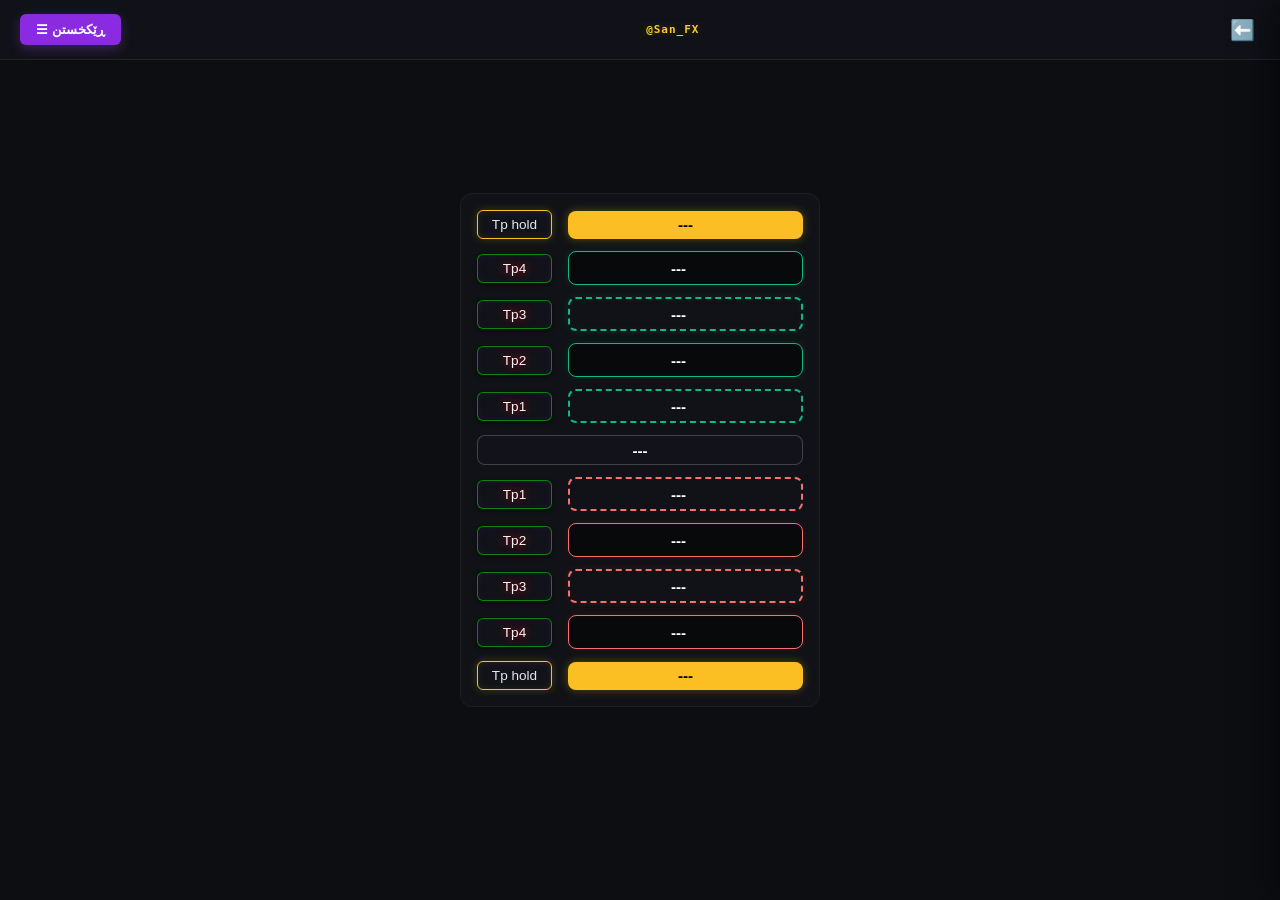
<file: calculator.html>
<!DOCTYPE html>
<html lang="ku" dir="rtl">
<head>
    <link rel="stylesheet" href="calculator.css">
    <link rel="stylesheet" href="pivot.css">
    <meta charset="UTF-8">
    <meta name="viewport" content="width=device-width, initial-scale=1.0, maximum-scale=1.0, user-scalable=no">
    <title>San FX - Mathematical Pivot Levels</title>
</head>
<body oncontextmenu="return false;">

    <div class="header">
        <button class="menu-toggle" id="btn-menu" data-i18n="btn_menu">☰ ڕێکخستن</button>
        <div class="center-brand-text">@San_FX</div>
        <a href="index.html?showHub=true" class="back-arrow-btn">⬅️</a>
    </div>

<div class="levels-container">
    <div class="level-label lbl-hold">Tp hold</div>
    <div class="level-line line-top-hold" id="tphold-top-val">---</div>

    <div class="level-label">Tp4</div>
    <div class="level-box box-green" id="tp4-top-val">---</div>

    <div class="level-label">Tp3</div>
    <div class="level-box box-green" id="tp3-top-val">---</div>

    <div class="level-label">Tp2</div>
    <div class="level-box box-green" id="tp2-top-val">---</div>

    <div class="level-label">Tp1</div>
    <div class="level-box" id="tp1-top-val">---</div>

    <div class="pivot-block" id="pivot-center-val">---</div>

    <div class="level-label">Tp1</div>
    <div class="level-box" id="tp1-bot-val">---</div>

    <div class="level-label">Tp2</div>
    <div class="level-box box-red" id="tp2-bot-val">---</div>

    <div class="level-label">Tp3</div>
    <div class="level-box box-red" id="tp3-bot-val">---</div>

    <div class="level-label">Tp4</div>
    <div class="level-box box-red" id="tp4-bot-val">---</div>

    <div class="level-label lbl-hold">Tp hold</div>
    <div class="level-line line-bot-hold" id="tphold-bot-val">---</div>
</div>

    <div class="sidebar" id="sidebar">
        <button class="close-menu" id="btn-close-menu">✕</button>
        <h3 style="color: #fff; text-align: center; margin-top: 0; margin-bottom: 20px; padding: 10px 16px; font-family: 'Geeza Pro', 'Calibri', 'Tahoma', sans-serif; font-size: 17px; font-weight: bold; background: rgba(157, 78, 221, 0.06); border: 1px solid rgba(157, 78, 221, 0.2); border-radius: 8px; box-shadow: inset 0 0 8px #000000;" data-i18n="side_title">ژمێریاری جان</h3>
        
        <div id="controls-astro">
            <div class="search-box" style="display: flex; flex-direction: column; gap: 12px; padding: 10px;">
                <div class="search-group">
                    <input type="number" id="highPrice" placeholder="نرخی high" oninput="window.updateAstro()" style="width: 100%; padding: 10px; box-sizing: border-box;">
                </div>
                <div class="search-group">
                    <input type="number" id="lowPrice" placeholder="نرخی low" oninput="window.updateAstro()" style="width: 100%; padding: 10px; box-sizing: border-box;">
                </div>
                <div class="timeframe-buttons" style="display: flex; gap: 8px; width: 100%;">
                    <button class="tf-btn" data-tf="4h" style="flex: 1; padding: 8px; background: #222; color: #fff; border: 1px solid #444; border-radius: 4px; cursor: pointer; font-weight: bold; transition: all 0.2s ease;">4h</button>
                    <button class="tf-btn" data-tf="1d" style="flex: 1; padding: 8px; background: #222; color: #fff; border: 1px solid #444; border-radius: 4px; cursor: pointer; font-weight: bold; transition: all 0.2s ease;">1d</button>
                    <button class="tf-btn" data-tf="1w" style="flex: 1; padding: 8px; background: #222; color: #fff; border: 1px solid #444; border-radius: 4px; cursor: pointer; font-weight: bold; transition: all 0.2s ease;">1w</button>
                </div>
                <button id="btn-prepare"
    style="width: 100%; padding: 10px; background: var(--neon-purple, #9d4edd); color: white; border: none; border-radius: 4px; cursor: pointer; font-weight: bold; margin-top: 5px;"
    onclick="prepareAndClose()">
    ئامادەکردن
</button>
            </div>
        </div>
    </div>

<script src="main.js"></script>
</body>
</html>
</file>
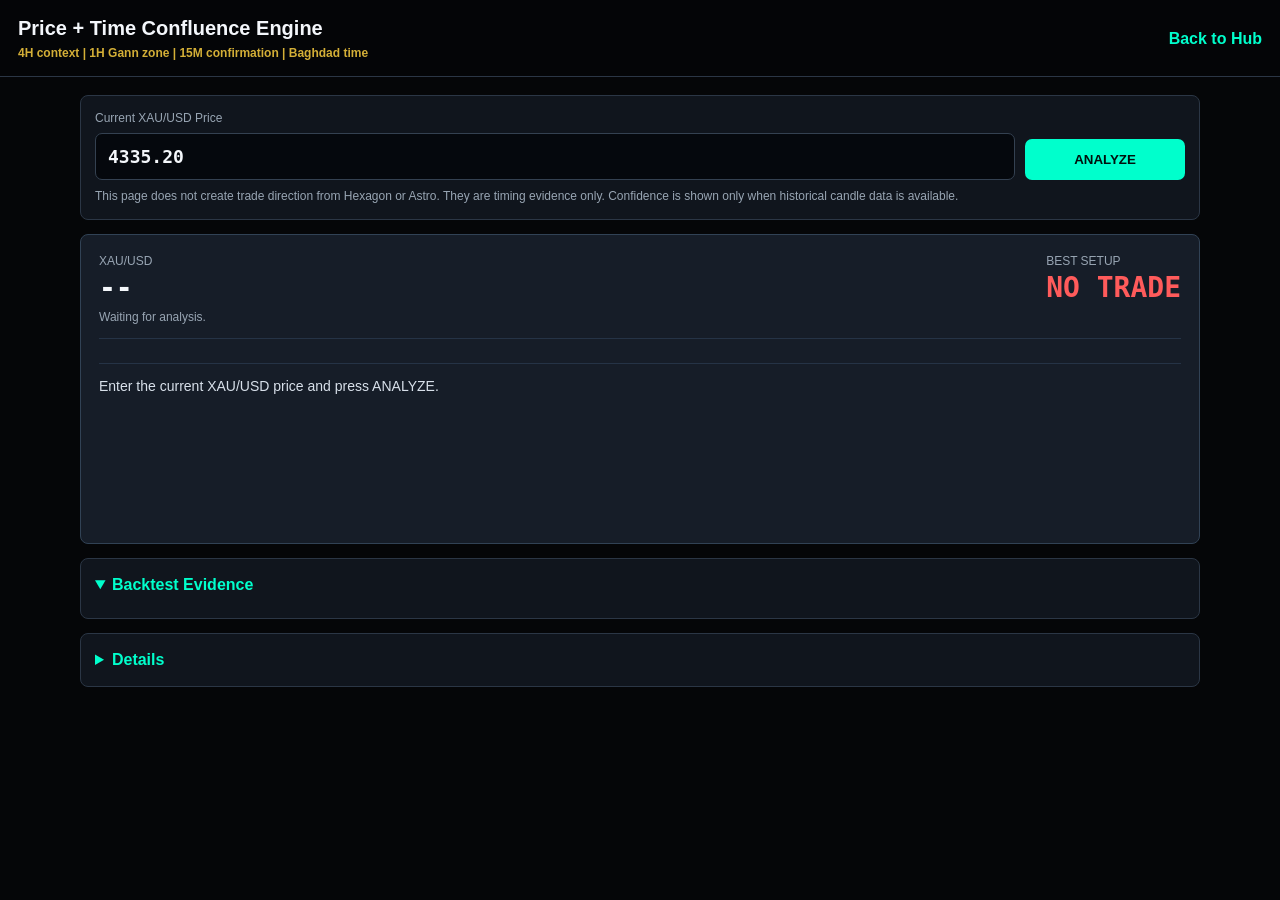
<file: combined.html>
<!DOCTYPE html>
<html lang="en" dir="ltr">
<head>
    <meta charset="UTF-8">
    <meta name="viewport" content="width=device-width, initial-scale=1.0, maximum-scale=1.0, user-scalable=no">
    <title>San FX - Price + Time Confluence Engine</title>
    <style>
        :root {
            --bg: #050608;
            --panel: #10151d;
            --panel2: #161d28;
            --line: #2b3645;
            --text: #f4f7fb;
            --muted: #98a5b3;
            --cyan: #00ffcc;
            --gold: #d4af37;
            --green: #57dd78;
            --pink: #ff4fab;
            --red: #ff5b5b;
            --blue: #5ea8ff;
        }

        * { box-sizing: border-box; }
        body {
            margin: 0;
            min-height: 100vh;
            background: #050608;
            color: var(--text);
            font-family: "Segoe UI", Tahoma, Arial, sans-serif;
            line-height: 1.45;
        }
        header {
            display: flex;
            justify-content: space-between;
            gap: 16px;
            align-items: center;
            padding: 14px 18px;
            border-bottom: 1px solid var(--line);
            background: rgba(5, 6, 8, 0.96);
            position: sticky;
            top: 0;
            z-index: 5;
        }
        h1, h2, h3, p { margin: 0; }
        h1 { font-size: 20px; }
        h2 { font-size: 14px; color: var(--cyan); margin-bottom: 10px; }
        h3 { font-size: 13px; color: var(--gold); margin: 14px 0 8px; }
        .brand { color: var(--gold); font-size: 12px; font-weight: 800; margin-top: 2px; }
        .back { color: var(--cyan); text-decoration: none; font-weight: 800; white-space: nowrap; }
        main {
            width: min(1120px, calc(100% - 24px));
            margin: 0 auto;
            padding: 18px 0 32px;
        }
        .panel, details {
            background: var(--panel);
            border: 1px solid var(--line);
            border-radius: 8px;
            padding: 14px;
        }
        .input-row {
            display: grid;
            grid-template-columns: minmax(0, 1fr) 160px;
            gap: 10px;
            align-items: end;
        }
        label { display: block; color: var(--muted); font-size: 12px; margin-bottom: 5px; }
        input, select {
            width: 100%;
            background: #05080d;
            border: 1px solid #344151;
            border-radius: 7px;
            color: var(--text);
            padding: 12px;
            font: 800 18px Consolas, monospace;
            outline: none;
        }
        input:focus { border-color: var(--cyan); }
        button {
            border: 0;
            border-radius: 7px;
            padding: 13px 16px;
            background: var(--cyan);
            color: #00110d;
            font-weight: 900;
            cursor: pointer;
            width: 100%;
        }
        .note { margin-top: 8px; color: var(--muted); font-size: 12px; }
        .result {
            margin-top: 14px;
            padding: 18px;
            border-radius: 8px;
            border: 1px solid #314255;
            background: var(--panel2);
            min-height: 310px;
        }
        .result-head {
            display: grid;
            grid-template-columns: minmax(0, 1fr) auto;
            gap: 12px;
            align-items: start;
            border-bottom: 1px solid #253346;
            padding-bottom: 12px;
            margin-bottom: 12px;
        }
        .symbol { color: var(--muted); font-size: 12px; text-transform: uppercase; }
        .price { font: 900 28px Consolas, monospace; color: var(--text); }
        .status { text-align: right; font: 900 28px Consolas, monospace; color: var(--gold); }
        .status.buy { color: var(--green); }
        .status.sell { color: var(--pink); }
        .status.none { color: var(--red); }
        .summary-grid {
            display: grid;
            grid-template-columns: repeat(3, minmax(0, 1fr));
            gap: 10px;
        }
        .box {
            border: 1px solid #283545;
            border-radius: 8px;
            padding: 10px;
            background: rgba(255, 255, 255, 0.035);
            min-height: 76px;
        }
        .box.wide { grid-column: span 2; }
        .k { color: var(--muted); font-size: 11px; text-transform: uppercase; }
        .v { font: 800 18px Consolas, monospace; margin-top: 4px; }
        .small { color: var(--muted); font-size: 12px; margin-top: 5px; }
        .good { color: var(--green); }
        .bad { color: var(--red); }
        .warn { color: var(--gold); }
        .tag-row { display: flex; flex-wrap: wrap; gap: 6px; margin-top: 6px; }
        .tag {
            border-radius: 999px;
            padding: 4px 9px;
            font-size: 12px;
            font-weight: 900;
            background: #17202d;
            border: 1px solid #324357;
            color: var(--muted);
        }
        .tag.yes { color: #00130f; background: var(--cyan); border-color: var(--cyan); }
        .tag.no { color: #fff; background: #3a2028; border-color: #70404d; }
        .reason {
            margin-top: 12px;
            border-top: 1px solid #253346;
            padding-top: 12px;
            color: #d8e0ea;
            font-size: 14px;
        }
        details { margin-top: 14px; }
        summary { cursor: pointer; color: var(--cyan); font-weight: 900; }
        table { width: 100%; border-collapse: collapse; font-size: 12px; margin-top: 8px; }
        th, td { text-align: left; border-bottom: 1px solid #223042; padding: 7px 5px; vertical-align: top; }
        th { color: var(--muted); width: 210px; }
        pre {
            white-space: pre-wrap;
            overflow-wrap: anywhere;
            background: #030507;
            border: 1px solid #263241;
            border-radius: 8px;
            padding: 10px;
            color: #c8d2dd;
            font-size: 12px;
        }
        @media (max-width: 880px) {
            .summary-grid { grid-template-columns: 1fr; }
            .box.wide { grid-column: span 1; }
        }
        @media (max-width: 680px) {
            header, .result-head { display: block; }
            .status { text-align: left; margin-top: 8px; }
            .input-row { grid-template-columns: 1fr; }
        }
    </style>
</head>
<body>
    <header>
        <div>
            <h1>Price + Time Confluence Engine</h1>
            <div class="brand">4H context | 1H Gann zone | 15M confirmation | Baghdad time</div>
        </div>
        <a class="back" href="index.html?showHub=true">Back to Hub</a>
    </header>

    <main>
        <section class="panel">
            <div class="input-row">
                <div>
                    <label for="currentPrice">Current XAU/USD Price</label>
                    <input id="currentPrice" type="number" value="4335.20" step="0.01" inputmode="decimal">
                </div>
                <button id="analyzeBtn" type="button">ANALYZE</button>
            </div>
            <p class="note">This page does not create trade direction from Hexagon or Astro. They are timing evidence only. Confidence is shown only when historical candle data is available.</p>
        </section>

        <section class="result">
            <div class="result-head">
                <div>
                    <div class="symbol">XAU/USD</div>
                    <div class="price" id="displayPrice">--</div>
                    <div class="small" id="dataStatus">Waiting for analysis.</div>
                </div>
                <div>
                    <div class="symbol">Best Setup</div>
                    <div class="status none" id="mainStatus">NO TRADE</div>
                </div>
            </div>
            <div id="simpleResult" class="summary-grid"></div>
            <div class="reason" id="reasonText">Enter the current XAU/USD price and press ANALYZE.</div>
        </section>

        <details open>
            <summary>Backtest Evidence</summary>
            <table id="backtestTable"></table>
        </details>

        <details>
            <summary>Details</summary>
            <h3>Optional Manual 1H Anchor Override</h3>
            <div class="input-row">
                <div>
                    <label for="manualAnchor">Manual 1H Anchor Price</label>
                    <input id="manualAnchor" type="number" placeholder="Leave empty for automatic" step="0.01" inputmode="decimal">
                </div>
                <div>
                    <label for="manualTrend">Anchor Direction</label>
                    <select id="manualTrend">
                        <option value="up">Up from swing low</option>
                        <option value="down">Down from swing high</option>
                    </select>
                </div>
            </div>
            <p class="note">Leave this empty for the automatic center price from the confirmed 1H candle structure. This override is only for testing/debugging.</p>
            <h3>4H Context</h3>
            <table id="contextTable"></table>
            <h3>1H Price Engine</h3>
            <table id="priceTable"></table>
            <h3>Time Engine</h3>
            <table id="timeTable"></table>
            <h3>15M Execution</h3>
            <table id="executionTable"></table>
            <h3>Debug</h3>
            <pre id="debugOutput"></pre>
        </details>
    </main>

    <script>
        const BAGHDAD_TZ = 'Asia/Baghdad';
        const TV_SYMBOL = 'OANDA:XAUUSD';
        const TRADEM_SCAN_URL = 'https://tradem-eight.vercel.app/api/market/scan?refresh=1';
        const TRADEM_PROXY_URL = 'https://r.jina.ai/http://r.jina.ai/http://https://tradem-eight.vercel.app/api/market/scan';
        const MATRIX_SIZE = 24 * 24;
        const DEFAULT_STEP = 1;
        const PRICE_TOLERANCE = 1.5;
        const MATRIX_GOLDEN_HOURS = [10, 11, 15, 16, 18];
        const HEX_HOUR_BASE = '09:00';
        const HEX_LAYERS = 12;
        const MIN_BACKTEST_EVENTS = 18;
        const BIG_MOVE_ATR_MULTIPLE = 1.15;
        const $ = (id) => document.getElementById(id);
        const fmt = (n, d = 2) => Number.isFinite(n) ? Number(n).toFixed(d) : '--';
        const clamp = (n, a, b) => Math.max(a, Math.min(b, n));

        function baghdadParts(date = new Date()) {
            const parts = new Intl.DateTimeFormat('en-GB', {
                timeZone: BAGHDAD_TZ,
                year: 'numeric',
                month: '2-digit',
                day: '2-digit',
                hour: '2-digit',
                minute: '2-digit',
                second: '2-digit',
                hourCycle: 'h23'
            }).formatToParts(date).reduce((acc, p) => {
                if(p.type !== 'literal') acc[p.type] = p.value;
                return acc;
            }, {});
            return {
                year: +parts.year,
                month: +parts.month,
                day: +parts.day,
                hour: +parts.hour,
                minute: +parts.minute,
                second: +parts.second
            };
        }

        function baghdadLabel(date) {
            return new Intl.DateTimeFormat('en-GB', {
                timeZone: BAGHDAD_TZ,
                hour: '2-digit',
                minute: '2-digit',
                hourCycle: 'h23'
            }).format(date);
        }

        function minuteOfDayFromDate(date) {
            const p = baghdadParts(date);
            return p.hour * 60 + p.minute;
        }

        function hourFromDate(date) {
            return baghdadParts(date).hour;
        }

        function parseHourLabel(label) {
            const [h, m] = label.split(':').map(Number);
            return h * 60 + (m || 0);
        }

        function circularMinuteDistance(a, b) {
            const diff = Math.abs(a - b);
            return Math.min(diff, 1440 - diff);
        }

        function forwardMinuteDistance(target, now) {
            return target >= now ? target - now : target + 1440 - now;
        }

        function tvPacket(method, params) {
            const payload = JSON.stringify({ m: method, p: params });
            return `~m~${payload.length}~m~${payload}`;
        }

        function parseTvPackets(raw) {
            const packets = [];
            let i = 0;
            while(i < raw.length) {
                if(raw.startsWith('~h~', i)) {
                    const next = raw.indexOf('~m~', i + 3);
                    packets.push(raw.slice(i, next === -1 ? raw.length : next));
                    i = next === -1 ? raw.length : next;
                    continue;
                }
                const start = raw.indexOf('~m~', i);
                if(start === -1) break;
                const lenStart = start + 3;
                const lenEnd = raw.indexOf('~m~', lenStart);
                if(lenEnd === -1) break;
                const len = parseInt(raw.slice(lenStart, lenEnd), 10);
                const payloadStart = lenEnd + 3;
                packets.push(raw.slice(payloadStart, payloadStart + len));
                i = payloadStart + len;
            }
            return packets;
        }

        function fetchTradingViewCandles(interval, barCount) {
            // Source: matrix24.html -> fetchTradingViewXauUsdCandles(), generalized for 4H/1H/15M.
            return new Promise((resolve, reject) => {
                const chartSession = 'cs_' + Math.random().toString(36).slice(2, 14);
                const quoteSession = 'qs_' + Math.random().toString(36).slice(2, 14);
                const ws = new WebSocket('wss://data.tradingview.com/socket.io/websocket');
                let settled = false;
                const timer = setTimeout(() => fail(new Error(`TradingView ${interval} candle request timed out`)), 20000);

                function done(candles) {
                    if(settled) return;
                    settled = true;
                    clearTimeout(timer);
                    try { ws.close(); } catch(e) {}
                    resolve(candles);
                }
                function fail(err) {
                    if(settled) return;
                    settled = true;
                    clearTimeout(timer);
                    try { ws.close(); } catch(e) {}
                    reject(err);
                }
                function send(method, params) {
                    ws.send(tvPacket(method, params));
                }
                ws.onerror = () => fail(new Error('TradingView WebSocket error'));
                ws.onopen = () => {
                    send('set_auth_token', ['unauthorized_user_token']);
                    send('chart_create_session', [chartSession, '']);
                    send('quote_create_session', [quoteSession]);
                    send('quote_add_symbols', [quoteSession, TV_SYMBOL, { flags: ['force_permission'] }]);
                    send('resolve_symbol', [chartSession, 'symbol_1', `={"symbol":"${TV_SYMBOL}","adjustment":"splits","session":"regular"}`]);
                    send('create_series', [chartSession, 's1', 's1', 'symbol_1', String(interval), barCount]);
                };
                ws.onmessage = (event) => {
                    parseTvPackets(event.data).forEach(packet => {
                        if(packet.startsWith('~h~')) {
                            try { ws.send(packet); } catch(e) {}
                            return;
                        }
                        let msg;
                        try { msg = JSON.parse(packet); } catch(e) { return; }
                        if(msg.m === 'timescale_update' && msg.p && msg.p[1] && msg.p[1].s1 && Array.isArray(msg.p[1].s1.s)) {
                            const candles = msg.p[1].s1.s.map(item => {
                                const v = item.v || [];
                                return { time: v[0], open: v[1], high: v[2], low: v[3], close: v[4] };
                            }).filter(c => [c.time, c.open, c.high, c.low, c.close].every(Number.isFinite))
                              .sort((a, b) => a.time - b.time);
                            if(candles.length >= 30) done(candles);
                        }
                        if(msg.m === 'critical_error' || msg.m === 'symbol_error') fail(new Error('TradingView returned ' + msg.m));
                    });
                };
            });
        }

        function extractJsonFromText(text) {
            // Source: matrix24.html -> extractJsonFromText()
            const start = text.indexOf('{');
            const end = text.lastIndexOf('}');
            if(start === -1 || end === -1 || end <= start) throw new Error('No JSON object found in response');
            return JSON.parse(text.slice(start, end + 1));
        }

        async function fetchJsonWithTextFallback(url) {
            // Source: matrix24.html -> fetchJsonWithTextFallback()
            const res = await fetch(url, { cache: 'no-store' });
            const text = await res.text();
            if(!res.ok) throw new Error(`HTTP ${res.status}`);
            try { return JSON.parse(text); } catch(e) { return extractJsonFromText(text); }
        }

        async function fetchTradeMScan() {
            // Source: matrix24.html -> fetchTradeMScan()
            try {
                return await fetchJsonWithTextFallback(TRADEM_SCAN_URL);
            } catch(primaryErr) {
                try {
                    return await fetchJsonWithTextFallback(TRADEM_PROXY_URL);
                } catch(proxyErr) {
                    throw new Error(`TradeM scan failed: ${primaryErr.message}; fallback failed: ${proxyErr.message}`);
                }
            }
        }

        function atr(candles, period = 14) {
            if(!candles || candles.length < period + 1) return null;
            const trs = [];
            for(let i = candles.length - period; i < candles.length; i++) {
                const c = candles[i], p = candles[i - 1];
                trs.push(Math.max(c.high - c.low, Math.abs(c.high - p.close), Math.abs(c.low - p.close)));
            }
            return trs.reduce((a, b) => a + b, 0) / trs.length;
        }

        function confirmedPivot(candles, index, field, direction, side) {
            const value = candles[index][field];
            for(let i = index - side; i <= index + side; i++) {
                if(i === index || i < 0 || i >= candles.length) continue;
                if(direction === 'high' && candles[i].high >= value) return false;
                if(direction === 'low' && candles[i].low <= value) return false;
            }
            return true;
        }

        function findSignificantPivots(candles, side = 3, minAtrMultiple = 0.8) {
            const baseAtr = atr(candles, 20) || 1;
            const pivots = [];
            for(let i = side; i < candles.length - side; i++) {
                if(confirmedPivot(candles, i, 'high', 'high', side)) {
                    const nearLow = Math.min(...candles.slice(i - side, i + side + 1).map(c => c.low));
                    const prominence = candles[i].high - nearLow;
                    if(prominence >= baseAtr * minAtrMultiple) pivots.push({ kind: 'high', price: candles[i].high, time: candles[i].time, index: i, prominence });
                }
                if(confirmedPivot(candles, i, 'low', 'low', side)) {
                    const nearHigh = Math.max(...candles.slice(i - side, i + side + 1).map(c => c.high));
                    const prominence = nearHigh - candles[i].low;
                    if(prominence >= baseAtr * minAtrMultiple) pivots.push({ kind: 'low', price: candles[i].low, time: candles[i].time, index: i, prominence });
                }
            }
            return pivots.sort((a, b) => a.time - b.time);
        }

        function infer4hContext(candles) {
            const pivots = findSignificantPivots(candles, 3, 0.9);
            const highs = pivots.filter(p => p.kind === 'high').slice(-3);
            const lows = pivots.filter(p => p.kind === 'low').slice(-3);
            const last = candles[candles.length - 1];
            let bias = 'Neutral';
            let reason = 'Not enough confirmed swing sequence for a clean 4H bias.';
            if(highs.length >= 2 && lows.length >= 2) {
                const hh = highs[highs.length - 1].price > highs[highs.length - 2].price;
                const hl = lows[lows.length - 1].price > lows[lows.length - 2].price;
                const lh = highs[highs.length - 1].price < highs[highs.length - 2].price;
                const ll = lows[lows.length - 1].price < lows[lows.length - 2].price;
                if(hh && hl) {
                    bias = 'Bullish';
                    reason = '4H structure has a higher high and higher low.';
                } else if(lh && ll) {
                    bias = 'Bearish';
                    reason = '4H structure has a lower high and lower low.';
                }
            }
            return { bias, reason, pivots, lastClose: last.close, atr: atr(candles, 14) };
        }

        function autoAnchorFromScan(scan, stepVal) {
            // Source: matrix24.html -> selectSq24AnchorFromTradeM(), simplified to select confirmed TradeM pivot.
            const pivotKind = scan && scan.setup && scan.setup.anchorPivot && scan.setup.anchorPivot.kind;
            const trend = pivotKind === 'high' ? 'down' : pivotKind === 'low' ? 'up' : null;
            if(!trend) throw new Error('TradeM scan did not provide anchorPivot.kind.');
            const setup = scan.setup || {};
            const market = scan.market || {};
            const zones = trend === 'down' ? (setup.supplyZones || []) : (setup.demandZones || []);
            const expectedKind = trend === 'down' ? 'high' : 'low';
            let best = null;
            for(const z of zones) {
                const raw = z.anchor || z.pivot || z.price || z.top || z.bottom;
                const price = Number(raw);
                if(!Number.isFinite(price)) continue;
                if(z.confirmed === false) continue;
                if(z.kind && z.kind !== expectedKind && z.type && z.type !== expectedKind) continue;
                best = { price, kind: expectedKind, source: 'TradeM confirmed zone' };
                break;
            }
            if(!best && setup.anchorPivot && Number.isFinite(Number(setup.anchorPivot.price))) {
                best = { price: Number(setup.anchorPivot.price), kind: expectedKind, source: 'TradeM anchorPivot' };
            }
            if(!best) throw new Error('TradeM scan did not return a usable automatic anchor.');
            return {
                base: roundToStep(best.price, stepVal),
                trend,
                reason: best.source,
                marketPrice: Number(market.price || market.close || scan.price)
            };
        }

        function autoAnchorFromPivots(candles, preferredTrend, stepVal) {
            const pivots = findSignificantPivots(candles, 3, 0.8);
            const expected = preferredTrend === 'Bearish' ? 'high' : preferredTrend === 'Bullish' ? 'low' : null;
            const candidates = expected ? pivots.filter(p => p.kind === expected) : pivots;
            const selected = (candidates.length ? candidates : pivots).slice(-1)[0];
            if(!selected) throw new Error('Could not detect a significant 1H pivot anchor.');
            return {
                base: roundToStep(selected.price, stepVal),
                trend: selected.kind === 'high' ? 'down' : 'up',
                reason: `1H confirmed ${selected.kind} pivot`,
                marketPrice: null
            };
        }

        function roundToStep(price, stepVal) {
            // Source: matrix24.html -> roundToStep()
            return Math.round(price / stepVal) * stepVal;
        }

        function calculateMatrixPlan(price, base, stepVal, trendDir, activeHour) {
            // Source: matrix24.html -> generateMatrixSignal()
            const col = Math.max(0, Math.min(23, Number(activeHour) - 1));
            const raw = trendDir === 'up'
                ? (price - base - col * stepVal) / (24 * stepVal)
                : (base - price - col * stepVal) / (24 * stepVal);
            const lowerRow = Math.floor(raw);
            const upperRow = Math.ceil(raw);
            const buyLevel = trendDir === 'up'
                ? base + (lowerRow * 24 + col) * stepVal
                : base - (upperRow * 24 + col) * stepVal;
            const sellLevel = trendDir === 'up'
                ? base + (upperRow * 24 + col) * stepVal
                : base - (lowerRow * 24 + col) * stepVal;
            const channel = Math.abs(sellLevel - buyLevel);
            const targetsDown = [0.25, 0.5, 0.75, 1].map(x => sellLevel - channel * x);
            const targetsUp = [0.25, 0.5, 0.75, 1].map(x => buyLevel + channel * x);
            return {
                col,
                activeHour,
                raw,
                lower: Math.min(buyLevel, sellLevel),
                upper: Math.max(buyLevel, sellLevel),
                buyLevel: Math.min(buyLevel, sellLevel),
                sellLevel: Math.max(buyLevel, sellLevel),
                buySL: Math.min(buyLevel, sellLevel) - stepVal * 1.5,
                sellSL: Math.max(buyLevel, sellLevel) + stepVal * 1.5,
                buyTargets: targetsUp.map(v => roundToStep(v, stepVal)),
                sellTargets: targetsDown.map(v => roundToStep(v, stepVal)),
                channel
            };
        }

        function generateGannLevels(base, trend, shapeAngle = 45, cycles = 2) {
            // Source: planetary.html -> dPl()
            const levels = [];
            const root = Math.sqrt(Math.max(base, 0.0001));
            const dir = trend === 'up' ? 1 : -1;
            for(let angle = shapeAngle; angle <= 360 * cycles; angle += shapeAngle) {
                const move = dir * angle / 180;
                const price = Math.pow(root + move, 2);
                if(price > 0) levels.push({ price: Number(price.toFixed(2)), source: `Gann ${angle} deg`, angle });
            }
            return levels;
        }

        function generateSq9Levels(centerPrice, stepVal, trendDir, gridCells = 25) {
            // Source: sq9.html -> drawSq9()
            const center = Math.floor(gridCells / 2);
            let x = center, y = center, dx = 1, dy = 0, segmentLen = 1, segmentPassed = 0, turnCount = 0;
            let raw = 0;
            const levels = [{ price: roundToStep(centerPrice, stepVal), source: 'SQ9 center', row: center, col: center }];
            for(let i = 1; i < gridCells * gridCells; i++) {
                x += dx; y += dy; segmentPassed++;
                raw += trendDir === 'down' ? -stepVal : stepVal;
                const price = roundToStep(centerPrice + raw, stepVal);
                if(x >= 0 && x < gridCells && y >= 0 && y < gridCells) {
                    const isCross = x === center || y === center || Math.abs(x - center) === Math.abs(y - center);
                    if(isCross) levels.push({ price, source: 'SQ9 cross/diagonal', row: y, col: x });
                }
                if(segmentPassed === segmentLen) {
                    segmentPassed = 0;
                    const oldDx = dx;
                    dx = -dy;
                    dy = oldDx;
                    turnCount++;
                    if(turnCount % 2 === 0) segmentLen++;
                }
            }
            return levels;
        }

        function rangeDivisionLevels(candles) {
            const recent = candles.slice(-120);
            if(recent.length < 30) return [];
            const high = Math.max(...recent.map(c => c.high));
            const low = Math.min(...recent.map(c => c.low));
            const range = high - low;
            return [0, 0.25, 0.3333, 0.5, 0.6667, 0.75, 1].map(r => ({
                price: low + range * r,
                source: `1H range ${(r * 100).toFixed(0)}%`
            }));
        }

        function nearest(levels, target) {
            return levels.reduce((best, level) => {
                const distance = Math.abs(level.price - target);
                return !best || distance < best.distance ? { ...level, distance } : best;
            }, null);
        }

        function scorePriceZone(side, matrix, gannLevels, sq9Levels, rangeLevels, pivots, context) {
            const boundary = side === 'SELL' ? matrix.sellLevel : matrix.buyLevel;
            const gann = nearest(gannLevels, boundary);
            const sq9 = nearest(sq9Levels, boundary);
            const range = nearest(rangeLevels, boundary);
            const swing = nearest(pivots.map(p => ({ price: p.price, source: `1H swing ${p.kind}` })), boundary);
            const checks = [
                { name: 'Matrix', hit: true, distance: 0 },
                { name: 'Gann Wheel', hit: gann && gann.distance <= PRICE_TOLERANCE, distance: gann ? gann.distance : null },
                { name: 'Square of 9', hit: sq9 && sq9.distance <= PRICE_TOLERANCE, distance: sq9 ? sq9.distance : null },
                { name: 'Range division', hit: range && range.distance <= PRICE_TOLERANCE * 1.5, distance: range ? range.distance : null },
                { name: 'Swing structure', hit: swing && swing.distance <= PRICE_TOLERANCE * 2, distance: swing ? swing.distance : null }
            ];
            const evidence = checks.filter(c => c.hit).length;
            const contextAligned = (side === 'BUY' && context.bias === 'Bullish') || (side === 'SELL' && context.bias === 'Bearish');
            return {
                side,
                boundary,
                entryLow: side === 'SELL' ? boundary - 2 : boundary,
                entryHigh: side === 'SELL' ? boundary : boundary + 2,
                sl: side === 'SELL' ? matrix.sellSL : matrix.buySL,
                targets: side === 'SELL' ? matrix.sellTargets : matrix.buyTargets,
                checks,
                gann,
                sq9,
                range,
                swing,
                priceEvidence: evidence,
                contextAligned,
                score: evidence + (contextAligned ? 1 : 0)
            };
        }

        function generateHexCells(mode, baseRaw, step, trend, layers) {
            // Source: hexagon.html -> dHx(), gDV()
            const cells = [{ value: baseRaw, ring: 0, indexInSide: 0, sideIndex: 0, importantType: 'center', score: 5 }];
            let val = baseRaw;
            let currentHour = parseHourLabel(String(baseRaw));
            function nextValue() {
                if(mode === 'hour') {
                    currentHour = (currentHour + step + 1440) % 1440;
                    const h = Math.floor(currentHour / 60).toString().padStart(2, '0');
                    const m = (currentHour % 60).toString().padStart(2, '0');
                    return `${h}:${m}`;
                }
                val += trend === 'down' ? -step : step;
                return val;
            }
            for(let ring = 1; ring <= layers; ring++) {
                for(let side = 0; side < 6; side++) {
                    for(let j = 0; j < ring; j++) {
                        const label = nextValue();
                        const isCorner = j === 0;
                        const isMiddle = ring > 2 && j === Math.floor(ring / 2);
                        const score = isCorner ? (ring <= 4 ? 4 : 3) : isMiddle ? 2 : 1;
                        cells.push({ value: label, ring, sideIndex: side, indexInSide: j, importantType: isCorner ? 'axis/corner' : isMiddle ? 'mid-side alignment' : 'ordinary cell', score });
                    }
                }
            }
            return cells;
        }

        function todaysHexTimes(now = new Date()) {
            const nowMin = minuteOfDayFromDate(now);
            const cells = generateHexCells('hour', HEX_HOUR_BASE, 60, 'up', HEX_LAYERS)
                .filter(c => c.score >= 3)
                .map(c => {
                    const min = parseHourLabel(c.value);
                    return {
                        label: c.value,
                        ring: c.ring,
                        type: c.importantType,
                        score: c.score,
                        distance: circularMinuteDistance(min, nowMin),
                        forward: forwardMinuteDistance(min, nowMin)
                    };
                })
                .sort((a, b) => b.score - a.score || a.forward - b.forward);
            const unique = [];
            for(const c of cells) {
                if(!unique.some(u => u.label === c.label)) unique.push(c);
            }
            return unique;
        }

        function getPlanets(dateObj) {
            // Source: astro.html -> getPlanets()
            const d = (dateObj.getTime() - new Date("2000-01-01T12:00:00Z").getTime()) / 86400000;
            const raw = [
                ["Sun", 280.46 + 0.9856474 * d, 0.9856],
                ["Moon", 218.32 + 13.176396 * d, 13.176],
                ["Mercury", 252.25 + 4.092334 * d, 4.092],
                ["Venus", 181.98 + 1.602130 * d, 1.602],
                ["Mars", 355.43 + 0.524020 * d, 0.524],
                ["Jupiter", 34.35 + 0.083086 * d, 0.083],
                ["Saturn", 50.08 + 0.033459 * d, 0.033],
                ["Uranus", 314.05 + 0.011728 * d, 0.0117],
                ["Neptune", 304.35 + 0.005981 * d, 0.006],
                ["Pluto", 238.95 + 0.003964 * d, 0.004],
                ["Node", 125.04 - 0.052954 * d, -0.052]
            ];
            return raw.map(([id, angle, speed]) => ({ id, angle: ((angle % 360) + 360) % 360, speed }));
        }

        function classifyAspect(p1, p2, diff) {
            // Source: astro.html -> updateAstro()
            let aspectName = null, orb = 0, maxLimit = 0, classification = 'neutral';
            if(diff < 6) { aspectName = 'Conjunction 0'; orb = diff; maxLimit = 6; classification = (p1.id === 'Sun' && p2.id === 'Moon') ? 'bearish' : 'bullish'; }
            else if(Math.abs(diff - 180) < 6) { aspectName = 'Opposition 180'; orb = Math.abs(diff - 180); maxLimit = 6; classification = 'bearish'; }
            else if(Math.abs(diff - 120) < 5) { aspectName = 'Trine 120'; orb = Math.abs(diff - 120); maxLimit = 5; classification = 'bullish'; }
            else if(Math.abs(diff - 90) < 5) { aspectName = 'Square 90'; orb = Math.abs(diff - 90); maxLimit = 5; classification = 'neutral'; }
            else if(Math.abs(diff - 60) < 4) { aspectName = 'Sextile 60'; orb = Math.abs(diff - 60); maxLimit = 4; classification = 'bullish'; }
            if(!aspectName) return null;
            const ids = p1.id + p2.id;
            if(ids.includes('Uranus') || ids.includes('Pluto') || ids.includes('Node')) classification = 'bearish';
            if(ids.includes('Jupiter')) classification = 'bullish';
            else if(ids.includes('Saturn')) classification = 'bearish';
            return { aspectName, orb, maxLimit, classification };
        }

        function astroAspectsAt(dateObj) {
            const planets = getPlanets(dateObj);
            const aspects = [];
            for(let i = 0; i < planets.length; i++) {
                for(let j = i + 1; j < planets.length; j++) {
                    let diff = Math.abs(planets[i].angle - planets[j].angle);
                    if(diff > 180) diff = 360 - diff;
                    const asp = classifyAspect(planets[i], planets[j], diff);
                    if(asp) aspects.push({ p1: planets[i].id, p2: planets[j].id, diff, ...asp });
                }
            }
            return aspects.sort((a, b) => a.orb - b.orb);
        }

        function astroTodayWindows(now = new Date()) {
            const parts = baghdadParts(now);
            const windows = [];
            for(let m = 0; m < 1440; m += 15) {
                const utcGuess = new Date(Date.UTC(parts.year, parts.month - 1, parts.day, 0, m - 180, 0));
                const aspects = astroAspectsAt(utcGuess);
                if(!aspects.length) continue;
                const best = aspects[0];
                const strength = clamp(1 - best.orb / best.maxLimit, 0, 1);
                if(strength >= 0.45) {
                    windows.push({
                        startMin: Math.max(0, m - 15),
                        endMin: Math.min(1439, m + 15),
                        exactMin: m,
                        strength,
                        aspect: best
                    });
                }
            }
            return windows.sort((a, b) => b.strength - a.strength).slice(0, 8);
        }

        function timeLabelFromMinute(min) {
            const h = Math.floor(min / 60).toString().padStart(2, '0');
            const m = Math.floor(min % 60).toString().padStart(2, '0');
            return `${h}:${m}`;
        }

        function buildTimeWindows(now = new Date()) {
            const nowMin = minuteOfDayFromDate(now);
            const hexTimes = todaysHexTimes(now);
            const astroWindows = astroTodayWindows(now);
            const windows = [];
            for(const h of MATRIX_GOLDEN_HOURS) {
                const start = h * 60;
                const end = start + 59;
                const hexHit = hexTimes.some(x => circularMinuteDistance(parseHourLabel(x.label), start) <= 30);
                const astroHit = astroWindows.some(x => Math.max(start, x.startMin) <= Math.min(end, x.endMin));
                const score = 1 + (hexHit ? 1 : 0) + (astroHit ? 1 : 0);
                windows.push({
                    source: 'Matrix/Gann golden hour',
                    startMin: start,
                    endMin: end,
                    label: `${timeLabelFromMinute(start)}-${timeLabelFromMinute(end)}`,
                    distance: nowMin >= start && nowMin <= end ? 0 : Math.min(forwardMinuteDistance(start, nowMin), circularMinuteDistance(end, nowMin)),
                    hexHit,
                    astroHit,
                    score
                });
            }
            for(const h of hexTimes.slice(0, 8)) {
                const center = parseHourLabel(h.label);
                const start = Math.max(0, center - 15);
                const end = Math.min(1439, center + 15);
                const astroHit = astroWindows.some(x => Math.max(start, x.startMin) <= Math.min(end, x.endMin));
                windows.push({
                    source: 'Hexagon axis/corner time',
                    startMin: start,
                    endMin: end,
                    label: `${timeLabelFromMinute(start)}-${timeLabelFromMinute(end)}`,
                    distance: circularMinuteDistance(center, nowMin),
                    hexHit: true,
                    astroHit,
                    score: 1 + (h.score >= 4 ? 1 : 0) + (astroHit ? 1 : 0)
                });
            }
            return windows.sort((a, b) => b.score - a.score || a.distance - b.distance);
        }

        function candleMinute(c) {
            return minuteOfDayFromDate(new Date(c.time * 1000));
        }

        function candleInWindow(c, w) {
            const m = candleMinute(c);
            return m >= w.startMin && m <= w.endMin;
        }

        function isGannCycleCandle(c) {
            return MATRIX_GOLDEN_HOURS.includes(Math.floor(candleMinute(c) / 60));
        }

        function isHexImportantCandle(c) {
            const m = candleMinute(c);
            return todaysHexTimes(new Date(c.time * 1000)).some(h => circularMinuteDistance(parseHourLabel(h.label), m) <= 15);
        }

        function isAstroImportantCandle(c) {
            const aspects = astroAspectsAt(new Date(c.time * 1000));
            if(!aspects.length) return false;
            const best = aspects[0];
            return (1 - best.orb / best.maxLimit) >= 0.45;
        }

        function confirmsAtCandle(side, candles, index, zone) {
            if(index <= 0 || index >= candles.length) return false;
            const c = candles[index], p = candles[index - 1];
            const touched = c.high >= zone.entryLow && c.low <= zone.entryHigh;
            if(!touched) return false;
            return side === 'SELL'
                ? c.close < c.open && c.close < p.close
                : c.close > c.open && c.close > p.close;
        }

        function executionConfirmation(side, candles15, zone) {
            if(!candles15 || candles15.length < 4) return { state: 'Unavailable', reason: 'No 15M candles.' };
            const last = candles15[candles15.length - 1];
            const prev = candles15[candles15.length - 2];
            const touched = last.high >= zone.entryLow && last.low <= zone.entryHigh;
            if(side === 'SELL') {
                const rejected = touched && last.close < last.open && last.close < prev.close;
                return { state: rejected ? 'Confirmed' : 'Waiting', touched, reason: rejected ? '15M touched sell zone and closed bearish.' : '15M has not rejected the sell zone yet.' };
            }
            const rejected = touched && last.close > last.open && last.close > prev.close;
            return { state: rejected ? 'Confirmed' : 'Waiting', touched, reason: rejected ? '15M touched buy zone and closed bullish.' : '15M has not rejected the buy zone yet.' };
        }

        function classifyMove(candles15, side) {
            const a = atr(candles15, 20);
            if(!a) return { eventType: 'Unknown', reason: 'Not enough 15M volatility data.' };
            const last = candles15[candles15.length - 1];
            const body = Math.abs(last.close - last.open);
            const range = last.high - last.low;
            if(range >= a * 1.6 && body >= range * 0.55) return { eventType: 'High-energy expansion', reason: `Last 15M range is ${(range / a).toFixed(2)} ATR.` };
            if(side === 'SELL' && last.close < last.open) return { eventType: 'Possible reversal', reason: 'Last 15M candle is bearish near the selected zone.' };
            if(side === 'BUY' && last.close > last.open) return { eventType: 'Possible reversal', reason: 'Last 15M candle is bullish near the selected zone.' };
            return { eventType: 'Ordinary movement', reason: 'No strong expansion candle is visible.' };
        }

        function currentOneHourOpen(candles1h) {
            if(!candles1h || !candles1h.length) return null;
            const last = candles1h[candles1h.length - 1];
            return Number.isFinite(last.open) ? last.open : null;
        }

        function evaluateWindow(candles15, window, side, projectedPrice = null) {
            const startIndex = candles15.findIndex(c => candleInWindow(c, window));
            if(startIndex < 0 || startIndex + 8 >= candles15.length) return null;
            const entry = candles15[startIndex].close;
            const future = candles15.slice(startIndex + 1, startIndex + 9);
            const futureHigh = Math.max(...future.map(c => c.high));
            const futureLow = Math.min(...future.map(c => c.low));
            const localAtr = atr(candles15.slice(Math.max(0, startIndex - 30), startIndex + 1), 14) || 1;
            const mfe = side === 'SELL' ? entry - futureLow : futureHigh - entry;
            const mae = side === 'SELL' ? futureHigh - entry : entry - futureLow;
            const largeMove = Math.max(futureHigh - entry, entry - futureLow) >= localAtr * BIG_MOVE_ATR_MULTIPLE;
            const reversed = side === 'SELL' ? mfe >= localAtr && mae <= localAtr * 1.2 : mfe >= localAtr && mae <= localAtr * 1.2;
            const hit = reversed || largeMove;
            const priceError = Number.isFinite(projectedPrice) ? Math.min(...future.map(c => Math.min(Math.abs(c.high - projectedPrice), Math.abs(c.low - projectedPrice)))) : null;
            let bestMoveIndex = 0;
            let bestMove = -Infinity;
            future.forEach((c, idx) => {
                const move = side === 'SELL' ? entry - c.low : c.high - entry;
                if(move > bestMove) { bestMove = move; bestMoveIndex = idx; }
            });
            return { hit, reversed, largeMove, mfe, mae, timeErrorMinutes: (bestMoveIndex + 1) * 15, priceError };
        }

        function summarizeEvents(events, randomEvents) {
            const valid = events.filter(Boolean);
            const randomValid = randomEvents.filter(Boolean);
            if(valid.length < MIN_BACKTEST_EVENTS) {
                return { samples: valid.length, confidence: null, label: 'Insufficient data', hitRate: null, randomHitRate: randomValid.length ? randomValid.filter(e => e.hit).length / randomValid.length : null, outperform: null };
            }
            const hitRate = valid.filter(e => e.hit).length / valid.length;
            const randomHitRate = randomValid.length ? randomValid.filter(e => e.hit).length / randomValid.length : 0;
            const outperform = hitRate - randomHitRate;
            const avgMfe = valid.reduce((a, e) => a + e.mfe, 0) / valid.length;
            const avgMae = valid.reduce((a, e) => a + e.mae, 0) / valid.length;
            const avgTimeError = valid.reduce((a, e) => a + e.timeErrorMinutes, 0) / valid.length;
            const base = hitRate * 100;
            const penalty = outperform <= 0 ? 35 : outperform < 0.08 ? 15 : 0;
            return {
                samples: valid.length,
                confidence: Math.round(clamp(base - penalty, 0, 100)),
                label: outperform > 0.08 ? 'Outperformed random' : outperform > 0 ? 'Slight edge' : 'Did not beat random',
                hitRate,
                randomHitRate,
                outperform,
                avgMfe,
                avgMae,
                avgTimeError
            };
        }

        function runBacktests(candles15, side, selectedZone, windows) {
            if(!candles15 || candles15.length < 120) return [];
            const sorted = candles15.slice().sort((a, b) => a.time - b.time);
            const methods = [
                { name: 'Gann time cycles alone', test: c => isGannCycleCandle(c) },
                { name: 'Hexagon timing alone', test: c => isHexImportantCandle(c) },
                { name: 'Astro timing alone', test: c => isAstroImportantCandle(c) },
                { name: 'Gann + Hexagon', test: c => isGannCycleCandle(c) && isHexImportantCandle(c) },
                { name: 'Gann + Astro', test: c => isGannCycleCandle(c) && isAstroImportantCandle(c) },
                { name: 'Gann + Hexagon + Astro', test: c => isGannCycleCandle(c) && isHexImportantCandle(c) && isAstroImportantCandle(c) },
                { name: 'Full price + time + 15M confirmation', test: (c, idx) => isGannCycleCandle(c) && (isHexImportantCandle(c) || isAstroImportantCandle(c)) && confirmsAtCandle(side, sorted, idx, selectedZone) }
            ];
            const results = [];
            methods.forEach(method => {
                const events = [];
                const randomEvents = [];
                sorted.forEach((c, idx) => {
                    if(idx < 40 || idx > sorted.length - 10) return;
                    if(!method.test(c, idx)) return;
                    events.push(evaluateWindow(sorted, { startMin: candleMinute(c), endMin: candleMinute(c) }, side, selectedZone.boundary));
                    const randomOffset = (idx * 37 + 19) % 96;
                    const randomCandle = sorted[Math.min(sorted.length - 10, Math.max(40, idx - 48 + randomOffset))];
                    randomEvents.push(evaluateWindow(sorted, { startMin: candleMinute(randomCandle), endMin: candleMinute(randomCandle) }, side, selectedZone.boundary));
                });
                results.push({ name: method.name, ...summarizeEvents(events, randomEvents) });
            });
            return results;
        }

        function chooseBestSetup(price, buyZone, sellZone, timeWindows, context, candles15, backtests) {
            const candidates = [buyZone, sellZone].map(zone => {
                const confirmation = executionConfirmation(zone.side, candles15, zone);
                const event = classifyMove(candles15, zone.side);
                const bestWindow = timeWindows[0];
                const nowMin = minuteOfDayFromDate(new Date());
                const inWindow = bestWindow && nowMin >= bestWindow.startMin && nowMin <= bestWindow.endMin;
                const priceInZone = price >= zone.entryLow && price <= zone.entryHigh;
                const fullBt = backtests.find(b => b.name === 'Full price + time + 15M confirmation');
                const hist = fullBt && Number.isFinite(fullBt.confidence) ? fullBt.confidence / 20 : 0;
                const score = zone.score + (bestWindow ? bestWindow.score : 0) + (confirmation.state === 'Confirmed' ? 2 : 0) + hist;
                return { ...zone, confirmation, event, bestWindow, inWindow, priceInZone, score, historical: fullBt };
            }).sort((a, b) => b.score - a.score);
            const best = candidates[0];
            if(!best || best.priceEvidence < 3) return { setup: null, reason: 'No side has enough price confluence. Matrix exists, but Gann/SQ9/range/swing evidence is weak.' };
            if(best.contextAligned === false && context.bias !== 'Neutral') return { setup: null, reason: `Best price zone conflicts with 4H ${context.bias} context.` };
            if(!best.bestWindow) return { setup: null, reason: 'No valid time window is available.' };
            return { setup: best, reason: 'Best setup selected from price evidence, timing evidence, 4H context, 15M confirmation, and historical evidence when available.' };
        }

        function confidenceText(result) {
            if(!result || !Number.isFinite(result.confidence)) return 'No proven confidence';
            return `${result.confidence}%`;
        }

        function saveLivePrediction(snapshot) {
            if(!snapshot || !snapshot.selected) return;
            const key = 'sanfx_confluence_prediction_log';
            const existing = JSON.parse(localStorage.getItem(key) || '[]');
            existing.push({
                savedAt: new Date().toISOString(),
                timezone: BAGHDAD_TZ,
                symbol: 'XAU/USD',
                side: snapshot.selected.side,
                projectedPrice: snapshot.selected.boundary,
                entryLow: snapshot.selected.entryLow,
                entryHigh: snapshot.selected.entryHigh,
                window: snapshot.selected.bestWindow ? snapshot.selected.bestWindow.label : null,
                status: setupStatus(snapshot.selected).text,
                anchor: snapshot.anchor,
                note: 'Saved before future candles are known. This supports later no-repaint review.'
            });
            localStorage.setItem(key, JSON.stringify(existing.slice(-100)));
        }

        function setupStatus(setup) {
            if(!setup) return { text: 'NO TRADE', cls: 'none' };
            if(setup.inWindow && setup.priceInZone && setup.confirmation.state === 'Confirmed') return { text: setup.side + ' READY', cls: setup.side === 'SELL' ? 'sell' : 'buy' };
            if(setup.bestWindow && setup.bestWindow.distance > 180 && !setup.inWindow) return { text: 'WAIT', cls: 'wait' };
            if(setup.priceInZone || setup.bestWindow.distance <= 90) return { text: setup.side + ' WAIT', cls: setup.side === 'SELL' ? 'sell' : 'buy' };
            return { text: 'NO TRADE', cls: 'none' };
        }

        function renderTable(id, rows) {
            $(id).innerHTML = rows.map(r => `<tr><th>${r[0]}</th><td>${r[1]}</td></tr>`).join('');
        }

        function renderBacktests(rows) {
            if(!rows.length) {
                $('backtestTable').innerHTML = '<tr><th>Backtest</th><td>Unavailable. TradingView 15M candles did not load.</td></tr>';
                return;
            }
            $('backtestTable').innerHTML = '<tr><th>Method</th><th>Samples</th><th>Hit Rate</th><th>Random</th><th>Confidence</th><th>Meaning</th></tr>' +
                rows.map(r => `<tr><td>${r.name}</td><td>${r.samples}</td><td>${Number.isFinite(r.hitRate) ? (r.hitRate * 100).toFixed(1) + '%' : '--'}</td><td>${Number.isFinite(r.randomHitRate) ? (r.randomHitRate * 100).toFixed(1) + '%' : '--'}</td><td>${confidenceText(r)}</td><td>${r.label}</td></tr>`).join('');
        }

        function render(data) {
            const { price, matrixPrice, context, matrix, buyZone, sellZone, timeWindows, selected, selectionReason, backtests, dataNotes } = data;
            $('displayPrice').textContent = fmt(price);
            $('dataStatus').textContent = dataNotes.join(' | ');
            const status = setupStatus(selected);
            $('mainStatus').textContent = status.text;
            $('mainStatus').className = `status ${status.cls}`;
            renderBacktests(backtests);

            if(!selected) {
                $('simpleResult').innerHTML = `
                    <div class="box wide"><div class="k">Result</div><div class="v bad">NO TRADE</div><div class="small">${selectionReason}</div></div>
                    <div class="box"><div class="k">Matrix Channel</div><div class="v">${fmt(matrix.buyLevel)}-${fmt(matrix.sellLevel)}</div><div class="small">Matrix still gives reaction boundaries.</div></div>
                    <div class="box"><div class="k">Next Time Window</div><div class="v">${timeWindows[0] ? timeWindows[0].label : '--'}</div><div class="small">${timeWindows[0] ? timeWindows[0].source : 'No timing window.'}</div></div>
                `;
            } else {
                const full = selected.historical;
                const timeConf = timeWindows[0] ? `${timeWindows[0].score}/3` : '--';
                $('simpleResult').innerHTML = `
                    <div class="box">
                        <div class="k">${selected.side} Setup</div>
                        <div class="v">${fmt(selected.boundary)}</div>
                        <div class="small">Entry Zone: ${fmt(selected.entryLow)}-${fmt(selected.entryHigh)}</div>
                    </div>
                    <div class="box">
                        <div class="k">Expected Timing Window</div>
                        <div class="v">${selected.bestWindow.label}</div>
                        <div class="small">${selected.bestWindow.source}</div>
                    </div>
                    <div class="box">
                        <div class="k">Setup Status</div>
                        <div class="v">${status.text}</div>
                        <div class="small">Price in zone: ${selected.priceInZone ? 'Yes' : 'No'} | Time active: ${selected.inWindow ? 'Yes' : 'No'}</div>
                    </div>
                    <div class="box">
                        <div class="k">Risk / Targets</div>
                        <div class="v">SL ${fmt(selected.sl)}</div>
                        <div class="small">TP1 ${fmt(selected.targets[0])} | TP2 ${fmt(selected.targets[1])} | TP3 ${fmt(selected.targets[2])}</div>
                    </div>
                    <div class="box">
                        <div class="k">Multi-Timeframe</div>
                        <div class="v">${context.bias}</div>
                        <div class="small">1H zone ${fmt(selected.entryLow)}-${fmt(selected.entryHigh)} | 15M ${selected.confirmation.state}</div>
                    </div>
                    <div class="box">
                        <div class="k">Timing Evidence</div>
                        <div class="v">${timeConf}</div>
                        <div class="small">Hexagon ${selected.bestWindow.hexHit ? 'Yes' : 'No'} | Astro ${selected.bestWindow.astroHit ? 'Yes' : 'No'}</div>
                    </div>
                    <div class="box">
                        <div class="k">Event Type</div>
                        <div class="v">${selected.event.eventType}</div>
                        <div class="small">${selected.event.reason}</div>
                    </div>
                    <div class="box">
                        <div class="k">Gann Time Confidence</div>
                        <div class="v">${confidenceText(backtests.find(b => b.name === 'Gann time cycles alone'))}</div>
                        <div class="small">Reduced if it fails to beat random windows.</div>
                    </div>
                    <div class="box">
                        <div class="k">Overall Confidence</div>
                        <div class="v">${confidenceText(full)}</div>
                        <div class="small">${full ? full.label : 'Backtest unavailable.'}</div>
                    </div>
                `;
            }

            $('reasonText').textContent = selected
                ? `${selectionReason} Hexagon and Astro only affect timing rank; they do not create BUY/SELL direction by themselves.`
                : `${selectionReason} The engine refuses to force a side when evidence is not strong enough.`;

            renderTable('contextTable', [
                ['4H Bias', context.bias],
                ['Reason', context.reason],
                ['4H ATR', fmt(context.atr)],
                ['Confirmed pivots', context.pivots.slice(-6).map(p => `${p.kind} ${fmt(p.price)} at ${new Date(p.time * 1000).toLocaleString()}`).join('<br>') || '--']
            ]);
            renderTable('priceTable', [
                ['Matrix price basis', `${fmt(matrixPrice)}; current 1H candle open`],
                ['Matrix channel', `${fmt(matrix.buyLevel)}-${fmt(matrix.sellLevel)}; active hour ${matrix.activeHour}:00 Baghdad`],
                ['BUY score', `${buyZone.score}; evidence ${buyZone.checks.map(c => `${c.name}:${c.hit ? 'yes' : 'no'}`).join(', ')}`],
                ['SELL score', `${sellZone.score}; evidence ${sellZone.checks.map(c => `${c.name}:${c.hit ? 'yes' : 'no'}`).join(', ')}`],
                ['Gann/SQ9 source', 'Gann levels use planetary.html sqrt transform; Square of 9 uses sq9.html spiral cross/diagonal logic.']
            ]);
            renderTable('timeTable', [
                ['Best window', timeWindows[0] ? `${timeWindows[0].label}; ${timeWindows[0].source}; score ${timeWindows[0].score}/3` : '--'],
                ['Upcoming windows', timeWindows.slice(0, 6).map(w => `${w.label} (${w.source}, score ${w.score})`).join('<br>')],
                ['Matrix/Gann hours', MATRIX_GOLDEN_HOURS.map(h => `${String(h).padStart(2, '0')}:00`).join(', ')],
                ['Timezone', BAGHDAD_TZ]
            ]);
            renderTable('executionTable', [
                ['15M confirmation', selected ? selected.confirmation.state : '--'],
                ['Reason', selected ? selected.confirmation.reason : '--'],
                ['Move classifier', selected ? `${selected.event.eventType}: ${selected.event.reason}` : '--']
            ]);
            $('debugOutput').textContent = JSON.stringify(data, null, 2);
        }

        async function analyze() {
            const price = Number($('currentPrice').value);
            if(!Number.isFinite(price) || price <= 0) {
                $('mainStatus').textContent = 'NO TRADE';
                $('reasonText').textContent = 'Please enter a valid XAU/USD price.';
                return;
            }
            $('displayPrice').textContent = fmt(price);
            $('mainStatus').textContent = 'LOADING';
            $('mainStatus').className = 'status';
            $('dataStatus').textContent = 'Fetching TradeM scan and TradingView 4H/1H/15M candles.';
            $('reasonText').textContent = 'Building the setup from price first, then timing, then 15M confirmation, then backtest evidence.';

            const dataNotes = [];
            let candles4h = [], candles1h = [], candles15 = [], scan = null;
            try { scan = await fetchTradeMScan(); dataNotes.push('TradeM scan loaded'); } catch(e) { dataNotes.push(e.message); }
            try {
                [candles4h, candles1h, candles15] = await Promise.all([
                    fetchTradingViewCandles('240', 360),
                    fetchTradingViewCandles('60', 700),
                    fetchTradingViewCandles('15', 900)
                ]);
                dataNotes.push(`TV candles loaded: 4H ${candles4h.length}, 1H ${candles1h.length}, 15M ${candles15.length}`);
            } catch(e) {
                dataNotes.push(e.message);
            }

            const context = candles4h.length >= 40 ? infer4hContext(candles4h) : { bias: 'Neutral', reason: '4H candles unavailable.', pivots: [], atr: null };
            let anchor;
            const manualAnchor = Number($('manualAnchor').value);
            if(Number.isFinite(manualAnchor) && manualAnchor > 0) {
                anchor = {
                    base: roundToStep(manualAnchor, DEFAULT_STEP),
                    trend: $('manualTrend').value === 'down' ? 'down' : 'up',
                    reason: 'Manual override from Details panel',
                    marketPrice: null
                };
                dataNotes.push('Manual anchor override active');
            } else {
                try {
                    anchor = candles1h.length
                        ? autoAnchorFromPivots(candles1h, context.bias, DEFAULT_STEP)
                        : autoAnchorFromScan(scan, DEFAULT_STEP);
                    dataNotes.push('Center/anchor selected from confirmed 1H candle structure');
                } catch(e) {
                    try {
                        anchor = autoAnchorFromPivots(candles1h, context.bias, DEFAULT_STEP);
                        dataNotes.push(`Anchor fallback: ${e.message}`);
                    } catch(fallbackErr) {
                        $('mainStatus').textContent = 'NO TRADE';
                        $('mainStatus').className = 'status none';
                        $('dataStatus').textContent = dataNotes.join(' | ');
                        $('simpleResult').innerHTML = '<div class="box wide"><div class="k">Result</div><div class="v bad">NO TRADE</div><div class="small">No reliable automatic anchor is available, so no setup can be built.</div></div>';
                        $('reasonText').textContent = `Anchor selection failed. TradeM error: ${e.message}. Pivot fallback error: ${fallbackErr.message}.`;
                        renderBacktests([]);
                        $('debugOutput').textContent = JSON.stringify({ dataNotes, tradeMError: e.message, pivotFallbackError: fallbackErr.message }, null, 2);
                        return;
                    }
                }
            }

            const activeHour = hourFromDate(new Date());
            const matrixPrice = currentOneHourOpen(candles1h) || price;
            if(currentOneHourOpen(candles1h)) {
                dataNotes.push(`Matrix bot price basis: 1H candle open ${fmt(matrixPrice)}`);
            } else {
                dataNotes.push('Matrix bot price basis fallback: entered current price');
            }
            const matrix = calculateMatrixPlan(matrixPrice, anchor.base, DEFAULT_STEP, anchor.trend, activeHour);
            const pivots1h = candles1h.length ? findSignificantPivots(candles1h, 3, 0.8).slice(-20) : [];
            const gannLevels = generateGannLevels(anchor.base, anchor.trend, 45, 2);
            const sq9Levels = generateSq9Levels(anchor.base, DEFAULT_STEP, anchor.trend, 25);
            const ranges = candles1h.length ? rangeDivisionLevels(candles1h) : [];
            const buyZone = scorePriceZone('BUY', matrix, gannLevels, sq9Levels, ranges, pivots1h, context);
            const sellZone = scorePriceZone('SELL', matrix, gannLevels, sq9Levels, ranges, pivots1h, context);
            const timeWindows = buildTimeWindows(new Date());
            const provisional = buyZone.score >= sellZone.score ? buyZone : sellZone;
            const backtests = runBacktests(candles15, provisional.side, provisional, timeWindows);
            const choice = chooseBestSetup(price, buyZone, sellZone, timeWindows, context, candles15, backtests);

            const snapshot = {
                price,
                matrixPrice,
                scan,
                anchor,
                context,
                matrix,
                gannLevels,
                sq9Levels,
                ranges,
                pivots1h,
                buyZone,
                sellZone,
                timeWindows,
                backtests,
                selected: choice.setup,
                selectionReason: choice.reason,
                dataNotes
            };
            saveLivePrediction(snapshot);
            render(snapshot);
        }

        $('analyzeBtn').addEventListener('click', analyze);
        $('currentPrice').addEventListener('keydown', e => { if(e.key === 'Enter') analyze(); });
    </script>
</body>
</html>
</file>
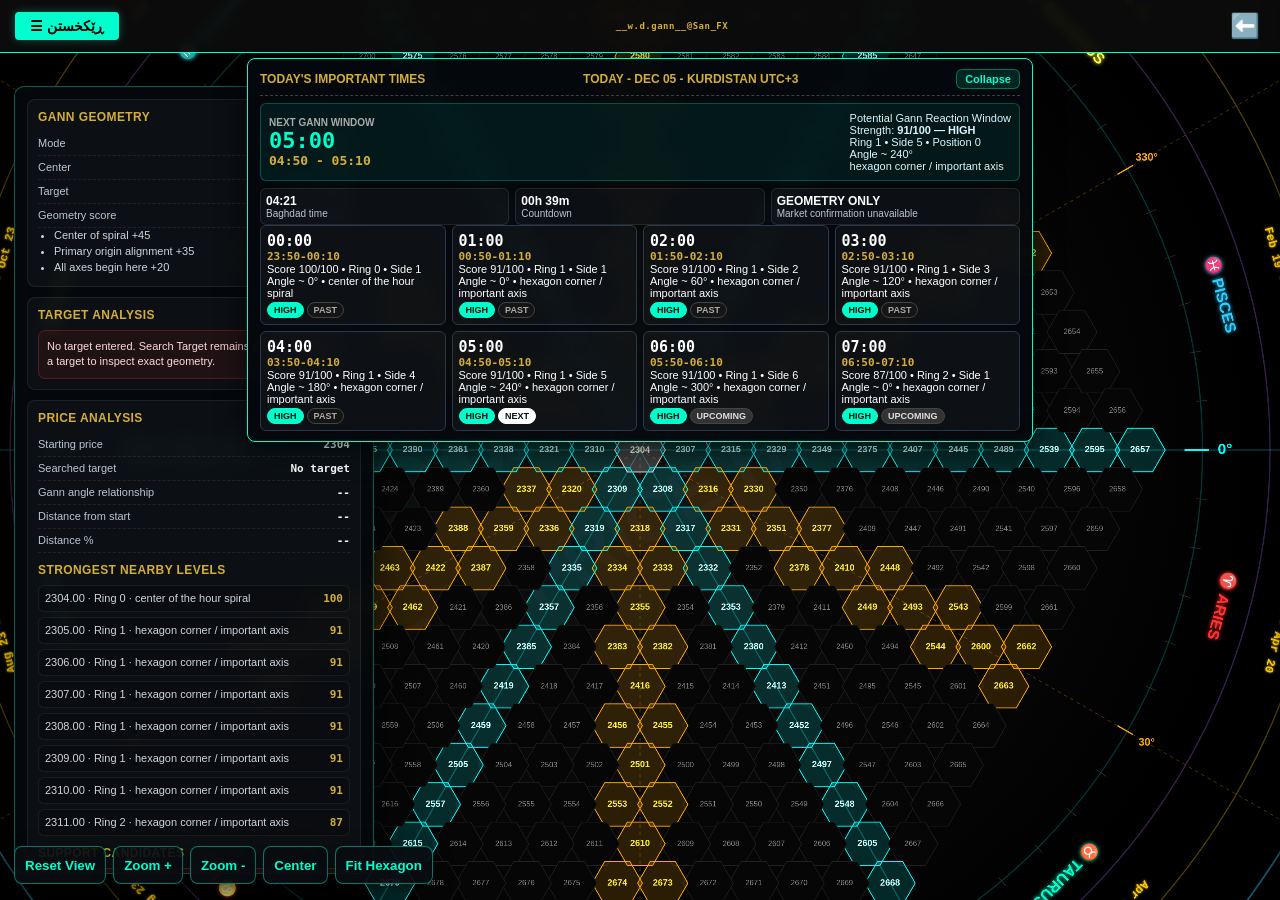
<file: hexagon.html>
<!DOCTYPE html>
<html lang="ku" dir="rtl">
<head>
    <meta charset="UTF-8">
    <meta name="viewport" content="width=device-width, initial-scale=1.0, maximum-scale=1.0, user-scalable=no">
    <title>San FX - Hexagon</title>
    <style>
        :root { --neon-cyan: #00ffcc; --neon-gold: #d4af37; --neon-pink: #ff3399; --neon-purple: #b366ff; --bg-dark: #000; }
        body { background: #000; margin: 0; overflow: hidden; font-family: sans-serif; touch-action: none; color: white; direction: ltr; user-select: none; -webkit-user-select: none; -webkit-touch-callout: none; }
        
        /* Header */
        .header { position: fixed; top: 0; width: 100%; background: rgba(12, 12, 12, 0.95); padding: 12px 15px; border-bottom: 1px solid var(--neon-cyan); z-index: 9999; display: flex; align-items: center; justify-content: space-between; box-sizing: border-box; backdrop-filter: blur(5px); direction: ltr;}
        .menu-toggle { background: var(--neon-cyan); border: none; color: #000; padding: 6px 15px; border-radius: 4px; font-weight: bold; cursor: pointer; font-size: 14px; box-shadow: 0 0 10px rgba(0, 255, 204, 0.3); order: 1; }
        .center-brand-text { color: var(--neon-gold); font-weight: bold; font-size: 9px; font-family: monospace; order: 2; flex: 1; text-align: center; letter-spacing: 0.5px; white-space: nowrap; overflow: hidden; text-overflow: ellipsis; padding: 0 5px; }
        .back-arrow-btn { background: transparent; border: none; color: var(--neon-cyan); font-size: 24px; cursor: pointer; transition: 0.3s; padding: 0 5px; display: flex; align-items: center; order: 3; text-decoration: none;}
        .back-arrow-btn:active { transform: scale(0.9); color: #fff; }
        
        /* Sidebar (Smart Direction based on Language) */
        .sidebar { position: fixed; top: 0; width: 310px; height: 100%; background: #0a0a0f; z-index: 9999999; transition: 0.3s; padding: 85px 20px 20px 20px; box-sizing: border-box; overflow-y: auto; box-shadow: 0 0 20px rgba(0,0,0,0.9); }
        
        html[dir="rtl"] .sidebar { right: -320px; border-left: 1px solid var(--neon-cyan); direction: rtl; }
        html[dir="rtl"] .sidebar.active { right: 0; }
        html[dir="rtl"] .close-menu { left: 15px; right: auto; }
        
        html[dir="ltr"] .sidebar { left: -320px; border-right: 1px solid var(--neon-cyan); direction: ltr; }
        html[dir="ltr"] .sidebar.active { left: 0; }
        html[dir="ltr"] .close-menu { right: 15px; left: auto; }

        .close-menu { position: absolute; top: 15px; background: none; border: 1px solid var(--neon-cyan); color: var(--neon-cyan); padding: 2px 8px; cursor: pointer; border-radius: 4px; font-weight: bold; }
        
        /* Form Inputs */
        .menu-item { margin-top: 15px; border-bottom: 1px solid #222; padding-bottom: 15px; }
        .menu-item label { display: block; color: var(--neon-cyan); font-size: 12px; margin-bottom: 6px; font-weight: bold; text-align: center; }
        input, select { background: #0a0a0a; border: 1px solid #444; color: #fff; padding: 8px; border-radius: 5px; font-size: 14px; outline: none; width: 100%; box-sizing: border-box; text-align: center; font-weight: bold; font-family: monospace;}
        input:focus, select:focus { border-color: var(--neon-cyan); }
        .target-input-hex { border-color: #ff3333 !important; color: #ff3333; }
        
        /* Map Area */
        #viewport-maps { position: absolute; top: 0; left: 0; width: 100vw; height: 100vh; overflow: hidden; display: block; z-index: 10; background: radial-gradient(circle at center, #111 0%, #000 80%);}
        .map-area { position: absolute; width: 3800px; height: 3800px; display: flex; align-items: center; justify-content: center; cursor: grab; left: 50%; top: 50%; transform: translate(-50%, -50%);}
        .map-area:active { cursor: grabbing; }
        #zoom-layer { position: relative; transform-origin: center; display: flex; align-items: center; justify-content: center; width: 100%; height: 100%;}
        canvas { background: transparent; display: block;}
        
        #container-hexagon { position: relative; width: 3800px; height: 3800px; }
        .today-panel { position: fixed; top: 58px; left: 50%; transform: translateX(-50%); width: min(92vw, 760px); background: rgba(5, 8, 12, 0.94); border: 1px solid var(--neon-cyan); border-radius: 8px; padding: 10px 12px; z-index: 9000; box-shadow: 0 8px 28px rgba(0,0,0,0.65); backdrop-filter: blur(8px); }
        .today-title { display: flex; justify-content: space-between; gap: 8px; align-items: center; color: var(--neon-gold); font-size: 12px; font-weight: 900; text-transform: uppercase; border-bottom: 1px dashed #344; padding-bottom: 6px; margin-bottom: 7px; }
        .next-time { display: grid; grid-template-columns: 1fr auto; gap: 8px; align-items: center; background: rgba(0,255,204,0.07); border: 1px solid rgba(0,255,204,0.25); border-radius: 6px; padding: 8px; margin-bottom: 7px; }
        .next-time .time { color: var(--neon-cyan); font-size: 22px; font-weight: 900; font-family: monospace; }
        .time-list { display: grid; grid-template-columns: repeat(4, minmax(0, 1fr)); gap: 6px; }
        .time-chip { border: 1px solid #29384a; border-radius: 6px; padding: 6px; background: rgba(255,255,255,0.035); font-size: 11px; }
        .time-chip strong { display: block; color: #fff; font-size: 15px; font-family: monospace; }
        .badge { display: inline-block; border-radius: 999px; padding: 2px 6px; font-size: 9px; font-weight: 900; margin-top: 3px; border: 1px solid #444; }
        .badge.high { color: #00110d; background: var(--neon-cyan); border-color: var(--neon-cyan); }
        .badge.medium { color: #160f00; background: var(--neon-gold); border-color: var(--neon-gold); }
        .badge.low { color: #ddd; background: #333; }
        .badge.next { color: #00110d; background: #fff; border-color: #fff; }
        .badge.current { color: #000; background: #ff3399; border-color: #ff3399; }
        .badge.past { color: #aaa; background: #151515; }
        .today-toggle { background: rgba(0,255,204,0.12); border: 1px solid rgba(0,255,204,0.35); color: var(--neon-cyan); border-radius: 6px; padding: 3px 8px; font-size: 11px; font-weight: 900; cursor: pointer; }
        .today-body { display: block; }
        .today-panel.collapsed .today-body { display: none; }
        .next-detail-grid { display: grid; grid-template-columns: repeat(3, minmax(0, 1fr)); gap: 6px; margin-top: 6px; }
        .detail-pill { border: 1px solid rgba(255,255,255,0.09); border-radius: 6px; padding: 5px; background: rgba(255,255,255,0.035); color: #b9c7d0; font-size: 10px; }
        .detail-pill b { color: #fff; display: block; font-size: 12px; }
        .window-range { color: var(--neon-gold); font-family: monospace; font-weight: 900; }
        .canvas-controls { position: fixed; left: 14px; bottom: 16px; z-index: 9500; display: flex; gap: 7px; flex-wrap: wrap; max-width: min(96vw, 460px); }
        .canvas-controls button { background: rgba(9, 13, 18, 0.92); border: 1px solid rgba(0,255,204,0.45); color: var(--neon-cyan); border-radius: 8px; min-width: 42px; min-height: 38px; padding: 7px 10px; font-weight: 900; box-shadow: 0 6px 20px rgba(0,0,0,0.38); touch-action: manipulation; }
        .analysis-panel { position: fixed; top: 86px; right: 14px; width: 360px; max-height: calc(100vh - 112px); overflow: auto; z-index: 8500; background: rgba(5, 8, 12, 0.94); border: 1px solid rgba(0,255,204,0.35); border-radius: 10px; padding: 12px; box-sizing: border-box; box-shadow: 0 16px 40px rgba(0,0,0,0.62); backdrop-filter: blur(8px); direction: ltr; }
        html[dir="rtl"] .analysis-panel { left: 14px; right: auto; }
        .analysis-section { border: 1px solid rgba(255,255,255,0.08); border-radius: 8px; background: rgba(255,255,255,0.035); padding: 10px; margin-bottom: 10px; }
        .analysis-section h4 { margin: 0 0 8px; color: var(--neon-gold); font-size: 12px; letter-spacing: .4px; text-transform: uppercase; }
        .analysis-row { display: grid; grid-template-columns: 1fr auto; gap: 10px; border-bottom: 1px dashed rgba(255,255,255,0.08); padding: 5px 0; font-size: 11px; color: #b9c7d0; }
        .analysis-row:last-child { border-bottom: 0; }
        .analysis-row b { color: #fff; font-family: monospace; text-align: right; }
        .score-list { margin: 0; padding-left: 16px; color: #cbd7df; font-size: 11px; line-height: 1.45; }
        .level-grid { display: grid; gap: 5px; }
        .level-item { display: grid; grid-template-columns: 1fr auto; gap: 8px; align-items: center; border: 1px solid rgba(255,255,255,0.07); border-radius: 6px; padding: 6px; background: rgba(0,0,0,0.22); font-size: 11px; color: #cbd7df; }
        .level-item strong { color: var(--neon-gold); font-family: monospace; }
        .angle-grid { display: grid; grid-template-columns: repeat(3, minmax(0,1fr)); gap: 6px; }
        .angle-card { border: 1px solid rgba(0,255,204,0.16); border-radius: 7px; padding: 6px; background: rgba(0,255,204,0.045); font-size: 10px; color: #aebbc5; text-align: center; }
        .angle-card strong { color: var(--neon-cyan); display: block; font-size: 13px; }
        .cycle-form { display: grid; grid-template-columns: 1fr 96px; gap: 7px; margin-bottom: 8px; }
        .cycle-list { display: grid; gap: 5px; }
        .cycle-item { border-left: 3px solid var(--neon-gold); padding: 6px; background: rgba(212,175,55,0.07); font-size: 11px; color: #d9e5ea; }
        .warning-note { color: #ffd9d9; border: 1px solid rgba(255,51,51,0.25); background: rgba(255,51,51,0.08); border-radius: 7px; padding: 8px; font-size: 11px; line-height: 1.4; }
        @media (max-width: 1100px) { .analysis-panel { top: auto; bottom: 64px; left: 50% !important; right: auto !important; transform: translateX(-50%); width: min(94vw, 760px); max-height: 34vh; } }
        @media (max-width: 700px) { .today-panel { top: 54px; width: 94vw; padding: 8px; } .time-list { grid-template-columns: repeat(2, minmax(0, 1fr)); } .today-title, .next-time { grid-template-columns: 1fr; display: grid; } .next-detail-grid { grid-template-columns: 1fr 1fr; } .analysis-panel { bottom: 78px; max-height: 30vh; font-size: 12px; } .canvas-controls { left: 8px; right: 8px; bottom: 8px; justify-content: center; } .canvas-controls button { min-height: 36px; font-size: 12px; } }
    </style>
</head>
<body oncontextmenu="return false;">

    <div class="header">
        <button class="menu-toggle" id="btn-menu" data-i18n="btn_menu">☰ ڕێکخستن</button>
        <div class="center-brand-text">__w.d.gann__@San_FX</div>
        <a href="index.html?showHub=true" class="back-arrow-btn">⬅️</a>
    </div>

    <section class="today-panel" id="hex-today-panel">
        <div class="today-title">
            <span>TODAY'S IMPORTANT TIMES</span>
            <span id="hex-today-date">Asia/Baghdad</span>
            <button class="today-toggle" id="hex-today-toggle" type="button">Collapse</button>
        </div>
        <div class="today-body">
            <div class="next-time">
                <div>
                    <div style="color:#aaa;font-size:10px;font-weight:900;">NEXT GANN WINDOW</div>
                    <div class="time" id="hex-next-time">--:--</div>
                    <div class="window-range" id="hex-next-window">--:-- - --:--</div>
                </div>
                <div id="hex-next-reason" style="font-size:11px;color:#d8f7ff;">Calculating Hexagon hour geometry...</div>
            </div>
            <div class="next-detail-grid">
                <div class="detail-pill"><b id="hex-current-time">--:--</b>Baghdad time</div>
                <div class="detail-pill"><b id="hex-countdown">--</b>Countdown</div>
                <div class="detail-pill"><b id="hex-market-note">GEOMETRY</b>Market confirmation unavailable</div>
            </div>
            <div class="time-list" id="hex-time-list"></div>
        </div>
    </section>

    <div class="sidebar" id="sidebar">
        <button class="close-menu" id="btn-close-menu">✕</button>
        
        <h3 style="color: var(--neon-cyan); text-align: center; border-bottom: 1px dashed #444; padding-bottom: 10px; margin-top: 0;" data-i18n="opt_hex">⬡ نەخشەی شەش‌گۆشە</h3>

        <div id="controls-hexagon">
            <div class="menu-item">
                <label style="color: #00ffcc;" data-i18n="lbl_hex_type">١. جۆری داتا</label>
                <select id="hexDataType" style="color: #00ffcc; border-color: #00ffcc;">
                    <option value="price" data-i18n="hex_opt1">📊 شیکاری نرخ</option>
                    <option value="hour" data-i18n="hex_opt2">⏱️ شیکاری کاتژمێر</option>
                    <option value="date" data-i18n="hex_opt3">📅 شیکاری بەروار</option>
                </select>
            </div>
            <div class="menu-item"><label style="color: #00ffcc;" data-i18n="lbl_hex_center">٢. سەنتەری دەستپێک</label><input type="number" id="hexBaseInput" value="2304"></div>
            <div class="menu-item" style="background: rgba(255, 51, 51, 0.05); padding: 10px; border-radius: 5px; border: 1px dashed #ff3333;">
                <label style="color: #ff3333;" data-i18n="lbl_hex_target">🎯 گەڕان بەدوای ئامانج</label>
                <input type="number" id="hexTargetInput" class="target-input-hex" style="background:#0a0a0a;">
            </div>
            <div class="menu-item"><label style="color: #00ffcc;" data-i18n="lbl_hex_dir">ئاراستەی ترێند</label>
                <select id="hexTrendDir">
                    <option value="up" data-i18n="opt_up">📈 پێشەوە (+)</option>
                    <option value="down" data-i18n="opt_down">📉 دواوە (-)</option>
                </select>
            </div>
            <div class="menu-item"><label style="color: #00ffcc;" data-i18n="lbl_hex_step">بڕی هەنگاو (Step)</label><input type="number" id="hexStepValue" value="1" step="0.5"></div>
            <div class="menu-item" style="border-bottom: none;"><label style="color: #00ffcc;" data-i18n="lbl_hex_layers">ژمارەی چینەکان</label><input type="number" id="hexGridLayers" value="12" min="3"></div>
        </div>
    </div>

    <div id="viewport-maps">
        <div class="map-area" id="map">
            <div id="zoom-layer">
                <div id="container-hexagon">
                    <canvas id="hexCanvas"></canvas>
                </div>
            </div>
        </div>
    </div>

    <aside class="analysis-panel" id="analysisPanel">
        <div class="analysis-section">
            <h4>GANN GEOMETRY</h4>
            <div class="analysis-row"><span>Mode</span><b id="analysisMode">--</b></div>
            <div class="analysis-row"><span>Center</span><b id="analysisCenter">--</b></div>
            <div class="analysis-row"><span>Target</span><b id="analysisTarget">--</b></div>
            <div class="analysis-row"><span>Geometry score</span><b id="analysisScore">--</b></div>
            <ul class="score-list" id="analysisScoreWhy"></ul>
        </div>
        <div class="analysis-section">
            <h4>TARGET ANALYSIS</h4>
            <div id="targetAnalysis">Enter a target to inspect its Hexagon ring, side, angle, and nearby levels.</div>
        </div>
        <div class="analysis-section">
            <h4>PRICE ANALYSIS</h4>
            <div id="priceAnalysis">Switch to Price Analysis for support/resistance candidates.</div>
        </div>
        <div class="analysis-section">
            <h4>GANN ANGLES</h4>
            <div class="angle-grid" id="anglePanel"></div>
        </div>
        <div class="analysis-section">
            <h4>GANN TIME CYCLES</h4>
            <div class="cycle-form">
                <input id="cycleAnchorInput" type="datetime-local">
                <button id="cycleUseNow" type="button">Use Now</button>
            </div>
            <div class="cycle-list" id="cyclePanel"></div>
        </div>
        <div class="analysis-section">
            <h4>MARKET CONFIRMATION</h4>
            <div class="warning-note">Market confirmation unavailable — geometry analysis only. No BUY/SELL signal is generated from Hexagon geometry.</div>
        </div>
        <div class="analysis-section">
            <h4>IMPLEMENTATION NOTE</h4>
            <div class="warning-note" id="implementationNote">CURRENT IMPLEMENTATION: preserved existing axial Hexagon spiral traversal from dHx(). PDF/GANN REFERENCE: local reference identifies Hexagon/SQ9 price-time usage, but no machine-readable alternate traversal was found, so geometry was not rewritten blindly.</div>
        </div>
    </aside>

    <div class="canvas-controls" id="canvasControls">
        <button type="button" data-view-action="reset">Reset View</button>
        <button type="button" data-view-action="zoomIn">Zoom +</button>
        <button type="button" data-view-action="zoomOut">Zoom -</button>
        <button type="button" data-view-action="center">Center</button>
        <button type="button" data-view-action="fit">Fit Hexagon</button>
    </div>

    <script>
        // فەرهەنگی زمانەکان بۆ مینووی شەش‌گۆشە
        const lexicon = {
            ku: {
                btn_menu: "☰ ڕێکخستن", opt_hex: "⬡ نەخشەی شەش‌گۆشە",
                lbl_hex_type: "١. جۆری داتا", hex_opt1: "📊 شیکاری نرخ", hex_opt2: "⏱️ شیکاری کاتژمێر", hex_opt3: "📅 شیکاری بەروار",
                lbl_hex_center: "٢. سەنتەری دەستپێک", lbl_hex_target: "🎯 گەڕان بەدوای ئامانج",
                lbl_hex_dir: "ئاراستەی ترێند", opt_up: "📈 پێشەوە (+)", opt_down: "📉 دواوە (-)",
                lbl_hex_step: "بڕی هەنگاو (Step)", lbl_hex_layers: "ژمارەی چینەکان"
            },
            ar: {
                btn_menu: "☰ إعدادات", opt_hex: "⬡ السداسي (Hexagon)",
                lbl_hex_type: "١. نوع البيانات", hex_opt1: "📊 تحليل السعر", hex_opt2: "⏱️ تحليل الساعة", hex_opt3: "📅 تحليل التاريخ",
                lbl_hex_center: "٢. مركز البداية", lbl_hex_target: "🎯 البحث عن الهدف",
                lbl_hex_dir: "اتجاه الترند", opt_up: "📈 صعود (+)", opt_down: "📉 هبوط (-)",
                lbl_hex_step: "قيمة الخطوة (Step)", lbl_hex_layers: "عدد الطبقات"
            },
            en: {
                btn_menu: "☰ Settings", opt_hex: "⬡ Gann Hexagon",
                lbl_hex_type: "1. Data Type", hex_opt1: "📊 Price Analysis", hex_opt2: "⏱️ Hour Analysis", hex_opt3: "📅 Date Analysis",
                lbl_hex_center: "2. Starting Center", lbl_hex_target: "🎯 Search Target",
                lbl_hex_dir: "Trend Direction", opt_up: "📈 UP Trend (+)", opt_down: "📉 DOWN Trend (-)",
                lbl_hex_step: "Step Value", lbl_hex_layers: "Grid Layers"
            }
        };

        let currentLang = 'ku';
        const BAGHDAD_TZ = 'Asia/Baghdad';
        const IMPORTANT_ANGLES = [45, 60, 90, 120, 180, 240, 270, 315, 360];
        const MAX_SAFE_LAYERS = 40;
        const MAX_SAFE_PRICE = 100000000;
        let HEX_CELLS = [];
        let HEX_LAST_TIME_WINDOWS = [];
        let HEX_LAST_TARGET = null;
        let redrawTimer = null;

        function getBaghdadParts(date = new Date()) {
            const parts = new Intl.DateTimeFormat('en-GB', {
                timeZone: BAGHDAD_TZ, year: 'numeric', month: '2-digit', day: '2-digit',
                hour: '2-digit', minute: '2-digit', hour12: false
            }).formatToParts(date).reduce((acc, p) => { acc[p.type] = p.value; return acc; }, {});
            return { year: +parts.year, month: +parts.month, day: +parts.day, hour: +parts.hour, minute: +parts.minute };
        }

        function formatBaghdadToday() {
            return new Intl.DateTimeFormat('en-US', { timeZone: BAGHDAD_TZ, month: 'short', day: '2-digit' }).format(new Date()).toUpperCase();
        }

        function scoreHexCell(ring, side, indexInSide) {
            // New ranking/display logic based on existing hexagon.html -> dHx() geometry.
            // The original grid visually emphasizes center cells, side starts, and mid-turn cells.
            if(ring === 0) return { score: 100, strength: 'HIGH', why: 'center of the hour spiral', scoreParts: ['Center of spiral +45', 'Primary origin alignment +35', 'All axes begin here +20'] };
            if(indexInSide === 0) {
                const score = Math.max(95 - ring * 4, 68);
                return { score, strength: ring <= 4 ? 'HIGH' : 'MEDIUM', why: 'hexagon corner / important axis', scoreParts: [`Hexagon corner alignment +35`, `Major 60° axis family +25`, `Ring ${ring} proximity weighting +${Math.max(score - 60, 8)}`] };
            }
            if(ring > 1 && ((ring % 2 === 0 && indexInSide === ring / 2) || (ring % 2 !== 0 && (indexInSide === Math.floor(ring / 2) || indexInSide === Math.ceil(ring / 2))))) {
                const score = Math.max(72 - ring * 3, 48);
                return { score, strength: ring <= 5 ? 'MEDIUM' : 'LOW', why: 'mid-turn alignment', scoreParts: ['Mid-side turn alignment +24', 'Secondary geometry point +18', `Ring ${ring} weighting +${Math.max(score - 42, 6)}`] };
            }
            return { score: 0, strength: 'LOW', why: 'normal cell', scoreParts: ['Normal cell: no major Hexagon alignment'] };
        }

        function angleStrength(angle) {
            if(!Number.isFinite(angle)) return null;
            let normalized = ((angle % 360) + 360) % 360;
            let nearest = IMPORTANT_ANGLES.map(a => ({ angle: a, dist: Math.min(Math.abs(normalized - a), 360 - Math.abs(normalized - a)) })).sort((a,b) => a.dist - b.dist)[0];
            if(!nearest || nearest.dist > 8) return null;
            return nearest;
        }

        function clampInputs() {
            const layersEl = document.getElementById('hexGridLayers');
            const stepEl = document.getElementById('hexStepValue');
            const baseEl = document.getElementById('hexBaseInput');
            const targetEl = document.getElementById('hexTargetInput');
            const md = document.getElementById('hexDataType').value;
            let layers = parseInt(layersEl.value);
            if(!Number.isFinite(layers) || layers < 3) layers = 3;
            if(layers > MAX_SAFE_LAYERS) layers = MAX_SAFE_LAYERS;
            layersEl.value = layers;
            let step = parseFloat(stepEl.value);
            if(!Number.isFinite(step) || step === 0) step = 1;
            if(Math.abs(step) > 1000000) step = Math.sign(step) * 1000000;
            stepEl.value = step;
            if(md === 'price') {
                [baseEl, targetEl].forEach(el => {
                    if(!el || el.value === '') return;
                    let n = parseFloat(el.value);
                    if(!Number.isFinite(n)) el.value = '';
                    else if(n < 0) el.value = 0;
                    else if(n > MAX_SAFE_PRICE) el.value = MAX_SAFE_PRICE;
                });
            }
        }

        function scheduleDraw() {
            clearTimeout(redrawTimer);
            redrawTimer = setTimeout(() => { clampInputs(); saveSet(); dHx(); updateHexTodayTimes(); }, 80);
        }

        function generateHexHourImportance() {
            // Source: hexagon.html -> dHx(), hour-mode gDV(). This uses the same spiral traversal and step/direction inputs.
            const step = parseFloat(document.getElementById('hexStepValue').value) || 1;
            const trend = document.getElementById('hexTrendDir').value;
            const dir = trend === 'up' ? 1 : -1;
            const layers = parseInt(document.getElementById('hexGridLayers').value) || 12;
            const dr = [{q: 1, r: 0}, {q: 0, r: 1}, {q: -1, r: 1}, {q: -1, r: 0}, {q: 0, r: -1}, {q: 1, r: -1}];
            let hourCursor = 0, q = 0, rr = 0;
            const bestByHour = {};
            function addHour(ring, side, indexInSide) {
                const hr = ((Math.round(hourCursor) % 24) + 24) % 24;
                const s = scoreHexCell(ring, side, indexInSide);
                const angle = side === 0 && ring === 0 ? 0 : ((side * 60) + ((indexInSide / Math.max(ring, 1)) * 60)) % 360;
                if(s.score > 0 && (!bestByHour[hr] || s.score > bestByHour[hr].score)) {
                    bestByHour[hr] = { hour: hr, ring, side, indexInSide, angle, windowStart: (hr * 60 - 10 + 1440) % 1440, windowEnd: (hr * 60 + 10) % 1440, ...s };
                }
                hourCursor += step * dir;
            }
            addHour(0, 0, 0);
            for(let ring = 1; ring < layers; ring++) {
                q += dr[4].q; rr += dr[4].r;
                for(let side = 0; side < 6; side++) {
                    for(let j = 0; j < ring; j++) {
                        addHour(ring, side, j);
                        q += dr[side].q; rr += dr[side].r;
                    }
                }
            }
            return Object.values(bestByHour).sort((a, b) => b.score - a.score || a.hour - b.hour);
        }

        function minutesToClock(totalMinutes) {
            totalMinutes = ((Math.round(totalMinutes) % 1440) + 1440) % 1440;
            return `${String(Math.floor(totalMinutes / 60)).padStart(2, '0')}:${String(totalMinutes % 60).padStart(2, '0')}`;
        }

        function classifyWindow(x, nowMinutes, nextHour) {
            const center = x.hour * 60;
            const diff = ((center - nowMinutes + 1440) % 1440);
            const inWindow = Math.min(Math.abs(nowMinutes - center), 1440 - Math.abs(nowMinutes - center)) <= 10;
            if(inWindow) return 'CURRENT';
            if(nextHour === x.hour) return 'NEXT';
            if(diff > 0 && diff <= 720) return 'UPCOMING';
            return 'PAST';
        }

        function formatCountdown(minutes) {
            if(minutes <= 0) return 'Window active';
            const h = Math.floor(minutes / 60), m = minutes % 60;
            return `${String(h).padStart(2,'0')}h ${String(m).padStart(2,'0')}m`;
        }

        function updateHexTodayTimes() {
            const panel = document.getElementById('hex-today-panel');
            if(!panel) return;
            const parts = getBaghdadParts();
            const nowMinutes = parts.hour * 60 + parts.minute;
            const ranked = generateHexHourImportance().filter(x => x.score >= 45).slice(0, 8);
            const next = ranked
                .map(x => ({ ...x, forward: ((x.hour * 60) - nowMinutes + 1440) % 1440 }))
                .sort((a, b) => a.forward - b.forward || b.score - a.score)[0];
            HEX_LAST_TIME_WINDOWS = ranked;
            document.getElementById('hex-today-date').innerText = `TODAY - ${formatBaghdadToday()} - KURDISTAN UTC+3`;
            document.getElementById('hex-current-time').innerText = `${String(parts.hour).padStart(2,'0')}:${String(parts.minute).padStart(2,'0')}`;
            document.getElementById('hex-next-time').innerText = next ? `${String(next.hour).padStart(2, '0')}:00` : '--:--';
            document.getElementById('hex-next-window').innerText = next ? `${minutesToClock(next.windowStart)} - ${minutesToClock(next.windowEnd)}` : '--:-- - --:--';
            document.getElementById('hex-countdown').innerText = next ? formatCountdown(next.forward) : '--';
            document.getElementById('hex-market-note').innerText = 'GEOMETRY ONLY';
            document.getElementById('hex-next-reason').innerHTML = next ? `Potential Gann Reaction Window<br>Strength: <b>${next.score}/100 — ${next.strength}</b><br>Ring ${next.ring} • Side ${next.side + 1} • Position ${next.indexInSide}<br>${Number.isFinite(next.angle) ? `Angle ~ ${Math.round(next.angle)}°<br>` : ''}${next.why}` : 'No important hour found from current Hexagon settings.';
            document.getElementById('hex-time-list').innerHTML = ranked.map(x => {
                const state = classifyWindow(x, nowMinutes, next ? next.hour : null);
                const stateClass = state === 'CURRENT' ? 'current' : (state === 'NEXT' ? 'next' : (state === 'PAST' ? 'past' : 'low'));
                return `<div class="time-chip"><strong>${String(x.hour).padStart(2, '0')}:00</strong><span class="window-range">${minutesToClock(x.windowStart)}-${minutesToClock(x.windowEnd)}</span><br>Score ${x.score}/100 • Ring ${x.ring} • Side ${x.side + 1}<br>${Number.isFinite(x.angle) ? `Angle ~ ${Math.round(x.angle)}° • ` : ''}${x.why}<br><span class="badge ${x.strength.toLowerCase()}">${x.strength}</span> <span class="badge ${stateClass}">${state}</span></div>`;
            }).join('');
        }

        function applyLanguage() {
            try { currentLang = localStorage.getItem('rfx_lang') || 'ku'; } catch(e) {}
            document.documentElement.dir = currentLang === 'en' ? 'ltr' : 'rtl';
            
            document.querySelectorAll('[data-i18n]').forEach(el => {
                const key = el.getAttribute('data-i18n');
                if (lexicon[currentLang] && lexicon[currentLang][key]) el.innerHTML = lexicon[currentLang][key];
            });
            document.querySelectorAll('[data-i18n-ph]').forEach(el => {
                const key = el.getAttribute('data-i18n-ph');
                if (lexicon[currentLang] && lexicon[currentLang][key]) el.placeholder = lexicon[currentLang][key];
            });
        }

        // کۆنترۆڵکردنی مینوو و دەستپێک
        document.addEventListener('DOMContentLoaded', function() {
            var btnMenu = document.getElementById('btn-menu');
            var btnCloseMenu = document.getElementById('btn-close-menu');
            var sidebar = document.getElementById('sidebar');

            if(btnMenu) {
                btnMenu.addEventListener('click', function(e) {
                    e.stopPropagation();
                    sidebar.classList.toggle('active');
                });
            }
            if(btnCloseMenu) {
                btnCloseMenu.addEventListener('click', function() {
                    sidebar.classList.remove('active');
                });
            }
            
            applyLanguage();
            loadSet();
            px = 0; 
            py = 0;
            upT();
            dHx();
            updateHexTodayTimes();
            setupTerminalUi();
            setInterval(updateHexTodayTimes, 60000);
        });

        const savedIds = ['hexDataType', 'hexBaseInput', 'hexTargetInput', 'hexTrendDir', 'hexStepValue', 'hexGridLayers'];

        function loadSet() {
            try {
                savedIds.forEach(id => { 
                    let v = localStorage.getItem('rfx_hx_' + id); 
                    let el = document.getElementById(id); 
                    if(v !== null && el) el.value = v; 
                });
            } catch(e) {}
            handleInputType();
        }

        function saveSet() {
            try {
                savedIds.forEach(id => { 
                    let el = document.getElementById(id); 
                    if(el) localStorage.setItem('rfx_hx_' + id, el.value); 
                });
            } catch(e) {}
        }

        function handleInputType() {
            let m = document.getElementById('hexDataType').value;
            let b = document.getElementById('hexBaseInput');
            let t = document.getElementById('hexTargetInput');

            if(m === 'price') { 
                b.type = 'number'; t.type = 'number'; 
            } else if(m === 'hour') { 
                b.type = 'time'; t.type = 'time'; 
                if(!b.value || !b.value.includes(':')) b.value = '09:00';
            } else if(m === 'date') { 
                b.type = 'date'; t.type = 'date'; 
                if(!b.value || !b.value.includes('-')) b.value = new Date().toISOString().split('T')[0];
            }
        }

        document.getElementById('hexDataType').addEventListener('change', () => {
            handleInputType();
            saveSet();
            dHx();
            updateHexTodayTimes();
        });

        savedIds.forEach(id => {
            let el = document.getElementById(id);
            if(el) {
                el.addEventListener('change', scheduleDraw);
                if(el.tagName === 'INPUT') el.addEventListener('input', scheduleDraw);
            }
        });

        function setupTerminalUi() {
            const toggle = document.getElementById('hex-today-toggle');
            if(toggle) toggle.addEventListener('click', () => {
                const panel = document.getElementById('hex-today-panel');
                panel.classList.toggle('collapsed');
                toggle.innerText = panel.classList.contains('collapsed') ? 'Expand' : 'Collapse';
            });
            const cycleNow = document.getElementById('cycleUseNow');
            if(cycleNow) cycleNow.addEventListener('click', () => {
                const input = document.getElementById('cycleAnchorInput');
                const now = new Date();
                now.setMinutes(now.getMinutes() - now.getTimezoneOffset());
                input.value = now.toISOString().slice(0,16);
                renderTimeCycles();
            });
            const cycleInput = document.getElementById('cycleAnchorInput');
            if(cycleInput) cycleInput.addEventListener('change', renderTimeCycles);
            const controls = document.getElementById('canvasControls');
            if(controls) controls.addEventListener('click', (e) => {
                const btn = e.target.closest('button[data-view-action]');
                if(!btn) return;
                handleViewAction(btn.dataset.viewAction);
            });
            renderTimeCycles();
        }

        function dHx() {
            clampInputs();
            HEX_CELLS = [];
            HEX_LAST_TARGET = null;
            const cv = document.getElementById('hexCanvas');
            const ct = cv.getContext('2d');
            const SZ = 3800, cx = 1900, cy = 1900;
            cv.width = SZ; cv.height = SZ;
            ct.clearRect(0, 0, SZ, SZ);

            let md = document.getElementById('hexDataType').value;
            let bvR = document.getElementById('hexBaseInput').value;
            let tvR = document.getElementById('hexTargetInput').value;
            const ly = Math.min(Math.max(parseInt(document.getElementById('hexGridLayers').value) || 12, 3), MAX_SAFE_LAYERS);
            const sm = parseFloat(document.getElementById('hexStepValue').value) || 1;
            const tr = document.getElementById('hexTrendDir').value === 'up' ? 1 : -1;
            
            const rR = 1250, aR = 1400, cR = 1530, hR = 1680;

            ct.save(); 
            ct.translate(cx, cy); 
            ct.rotate(-Math.PI / 6);
            ct.fillStyle = "rgba(0, 255, 204, 0.03)"; 
            ct.font = "bold 400px Arial"; 
            ct.textAlign = "center"; 
            ct.textBaseline = "middle"; 
            ct.fillText("San FX", 0, -220);
            ct.font = "bold 160px Arial"; 
            ct.fillStyle = "rgba(179, 102, 255, 0.03)"; 
            ct.fillText("TIME & PRICE HEXAGON", 0, 150); 
            ct.restore();

            // هێڵەکانی زەرد و سەوز بۆ گۆشەکان
            for(let a=0; a<360; a+=30) {
                let rd = a * Math.PI / 180, isE = (a % 60 === 0);
                ct.beginPath(); 
                ct.moveTo(cx, cy); 
                ct.lineTo(cx + hR * Math.cos(rd), cy + hR * Math.sin(rd));
                if(isE) { 
                    ct.strokeStyle = 'rgba(0,255,255,0.3)'; 
                    ct.lineWidth = 2.5; 
                    ct.setLineDash([]); 
                } else { 
                    ct.strokeStyle = 'rgba(255,170,0,0.3)'; 
                    ct.lineWidth = 2; 
                    ct.setLineDash([8, 8]); 
                }
                ct.stroke(); 
                ct.setLineDash([]);
            }

            // بازنەکان
            ct.lineWidth = 3;
            ct.beginPath(); ct.arc(cx, cy, rR, 0, 2 * Math.PI); ct.strokeStyle = 'rgba(0,255,255,0.2)'; ct.stroke();
            ct.beginPath(); ct.arc(cx, cy, aR, 0, 2 * Math.PI); ct.strokeStyle = 'rgba(179,102,255,0.3)'; ct.stroke();
            ct.beginPath(); ct.arc(cx, cy, cR, 0, 2 * Math.PI); ct.strokeStyle = 'rgba(255,204,0,0.3)'; ct.stroke();
            ct.beginPath(); ct.arc(cx, cy, hR, 0, 2 * Math.PI); ct.strokeStyle = 'rgba(51,204,255,0.4)'; ct.lineWidth = 4; ct.stroke();

            const zs = [
                {sym: "♈ ARIES", c: "#ff3333"}, {sym: "♉ TAURUS", c: "#00ffcc"}, {sym: "♊ GEMINI", c: "#ffff33"},
                {sym: "♋ CANCER", c: "#33ccff"}, {sym: "♌ LEO", c: "#ff3333"}, {sym: "♍ VIRGO", c: "#00ffcc"},
                {sym: "♎ LIBRA", c: "#ffff33"}, {sym: "♏ SCORPIO", c: "#33ccff"}, {sym: "♐ SAGITTARIUS", c: "#ff3333"},
                {sym: "♑ CAPRICORN", c: "#00ffcc"}, {sym: "♒ AQUARIUS", c: "#ffff33"}, {sym: "♓ PISCES", c: "#33ccff"}
            ];
            const ms = [
                "Mar 21 - Apr 20", "Apr 20 - May 21", "May 21 - Jun 21", "Jun 21 - Jul 23", 
                "Jul 23 - Aug 23", "Aug 23 - Sep 23", "Sep 23 - Oct 23", "Oct 23 - Nov 22", 
                "Nov 22 - Dec 22", "Dec 22 - Jan 20", "Jan 20 - Feb 19", "Feb 19 - Mar 21"
            ];
            
            ct.textAlign = "center"; 
            ct.textBaseline = "middle";

            for(let a=0; a<360; a+=5) {
                let rd = a * Math.PI / 180, isE = (a % 60 === 0), isT = (a % 30 === 0 && !isE);
                ct.beginPath(); 
                ct.moveTo(cx + (isE ? rR - 40 : (isT ? rR - 25 : rR - 10)) * Math.cos(rd), cy + (isE ? rR - 40 : (isT ? rR - 25 : rR - 10)) * Math.sin(rd)); 
                ct.lineTo(cx + (rR + 15) * Math.cos(rd), cy + (rR + 15) * Math.sin(rd));
                if(isE) { ct.strokeStyle = '#00ffff'; ct.lineWidth = 4; } 
                else if(isT) { ct.strokeStyle = '#ffaa00'; ct.lineWidth = 3; } 
                else { ct.strokeStyle = '#333'; ct.lineWidth = 1.5; }
                ct.stroke();
                
                if(isE || isT) { 
                    ct.fillStyle = isE ? '#00ffff' : '#ffaa00'; 
                    ct.font = isE ? 'bold 34px Arial' : 'bold 24px Arial'; 
                    ct.fillText(a + "°", cx + (rR + 50) * Math.cos(rd), cy + (rR + 50) * Math.sin(rd)); 
                }
                
                if(a % 30 === 0) {
                    let id = a / 30, mR = ((a + 15) * Math.PI) / 180;
                    ct.save(); 
                    ct.translate(cx + (aR - 65) * Math.cos(mR), cy + (aR - 65) * Math.sin(mR)); 
                    ct.rotate(mR + Math.PI / 2); 
                    ct.fillStyle = zs[id].c; 
                    ct.font = "bold 34px Arial"; 
                    ct.shadowBlur = 10; 
                    ct.shadowColor = zs[id].c; 
                    ct.fillText(zs[id].sym, 0, 0); 
                    ct.restore();
                    
                    ct.save(); 
                    ct.translate(cx + (cR - 55) * Math.cos(mR), cy + (cR - 55) * Math.sin(mR)); 
                    ct.rotate(mR + Math.PI / 2); 
                    ct.fillStyle = '#ffcc00'; 
                    ct.font = "bold 26px Courier New"; 
                    ct.shadowBlur = 5; 
                    ct.shadowColor = '#ffcc00'; 
                    ct.fillText(ms[id], 0, 0); 
                    ct.restore();
                }
                
                if(a % 15 === 0) {
                    let h = a / 15; 
                    if(h === 0) h = 24; 
                    let ht = h.toString().padStart(2, '0') + ":00";
                    ct.beginPath(); 
                    ct.moveTo(cx + (hR - 15) * Math.cos(rd), cy + (hR - 15) * Math.sin(rd)); 
                    ct.lineTo(cx + (hR + 15) * Math.cos(rd), cy + (hR + 15) * Math.sin(rd)); 
                    ct.strokeStyle = '#33ccff'; 
                    ct.lineWidth = 3; 
                    ct.stroke();
                    
                    ct.save(); 
                    ct.translate(cx + (hR + 55) * Math.cos(rd), cy + (hR + 55) * Math.sin(rd)); 
                    ct.rotate(rd + Math.PI / 2); 
                    ct.fillStyle = '#33ccff'; 
                    ct.font = "bold 28px Courier New"; 
                    ct.shadowBlur = 10; 
                    ct.shadowColor = '#33ccff'; 
                    ct.fillText(ht, 0, 0); 
                    ct.restore();
                }
            }
            drawBaghdadTimeMarkers(ct, cx, cy, hR);

            // لۆجیکی ناوەوە (خانەکان)
            let vO, sMs = 0;
            if(md === 'price') {
                vO = parseFloat(bvR) || 0;
            } else if(md === 'hour') { 
                let p = bvR.split(':'); 
                let d = new Date(); 
                d.setHours(p[0] || 0, p[1] || 0, 0, 0); 
                vO = d.getTime(); 
                sMs = 3600000 * sm * tr; 
            } else if(md === 'date') { 
                vO = new Date(bvR).getTime(); 
                if(isNaN(vO)) vO = new Date().getTime(); 
                sMs = 86400000 * sm * tr; 
            }

            let tF = "";
            if(tvR) {
                if(md === 'price') tF = parseFloat(tvR).toString();
                else if(md === 'hour') { let p = tvR.split(':'); tF = p[0].padStart(2, '0') + ":" + (p[1] || "00").padStart(2, '0'); }
                else if(md === 'date') { let d = new Date(tvR); tF = d.getDate() + "/" + (d.getMonth() + 1); }
            }

            let hS = (rR - 130) / (ly * 1.6); 
            if(hS > 60) hS = 60;
            let dr = [{q: 1, r: 0}, {q: 0, r: 1}, {q: -1, r: 1}, {q: -1, r: 0}, {q: 0, r: -1}, {q: 1, r: -1}];
            let q = 0, rr = 0;

            function dH(x, y, s, t, iC, tg, iE, iT, meta) {
                ct.beginPath(); 
                for(let i=0; i<6; i++) { 
                    let a = (Math.PI / 3) * i, hx = x + s * Math.cos(a), hy = y + s * Math.sin(a); 
                    if(i === 0) ct.moveTo(hx, hy); 
                    else ct.lineTo(hx, hy); 
                } 
                ct.closePath();
                
                if(tg) { ct.fillStyle = 'rgba(255,51,51,0.9)'; ct.strokeStyle = '#fff'; ct.lineWidth = 4; }
                else if(iC) { ct.fillStyle = 'rgba(255,255,255,0.2)'; ct.strokeStyle = '#fff'; ct.lineWidth = 2; }
                else if(iE) { ct.fillStyle = 'rgba(0,255,255,0.15)'; ct.strokeStyle = '#0ff'; ct.lineWidth = 2; }
                else if(iT) { ct.fillStyle = 'rgba(255,170,0,0.15)'; ct.strokeStyle = '#fa0'; ct.lineWidth = 2; }
                else { ct.fillStyle = '#060606'; ct.strokeStyle = '#222'; ct.lineWidth = 1.5; }
                
                ct.fill(); 
                ct.stroke();
                
                if(tg || iC) ct.fillStyle = '#fff'; 
                else if(iE) ct.fillStyle = '#cff'; 
                else if(iT) ct.fillStyle = '#fe3'; 
                else ct.fillStyle = '#888';
                
                let iS = (tg || iE || iT || iC); 
                ct.font = iS ? `bold ${Math.max(11, s * 0.32) + 2}px Arial` : `${Math.max(10, s * 0.3)}px Arial`; 
                ct.fillText(t, x, y);
                if(meta) {
                    const angle = ((Math.atan2(y - cy, x - cx) * 180 / Math.PI) + 360) % 360;
                    const angleHit = angleStrength(angle);
                    const scoreInfo = scoreHexCell(meta.ring, meta.side || 0, meta.indexInSide || 0);
                    const cell = { ...meta, x, y, value: t, isCenter: iC, isTarget: tg, isCorner: iE, isMidTurn: iT, angle, angleHit, ...scoreInfo };
                    HEX_CELLS.push(cell);
                    if(tg) HEX_LAST_TARGET = cell;
                }
            }

            function gDV() {
                let d = "";
                if(md === 'price') { 
                    d = parseFloat(vO.toFixed(2)); 
                    if(d < 0) d = 0; 
                    vO += (sm * tr); 
                } else if(md === 'hour') { 
                    let dt = new Date(vO); 
                    d = dt.getHours().toString().padStart(2, '0') + ":" + dt.getMinutes().toString().padStart(2, '0'); 
                    vO += sMs; 
                } else if(md === 'date') { 
                    let dt = new Date(vO); 
                    d = dt.getDate() + "/" + (dt.getMonth() + 1); 
                    vO += sMs; 
                }
                return d.toString();
            }

            let fV = gDV(); 
            dH(cx, cy, hS - 2, fV, !0, fV === tF, !1, !1, { ring: 0, side: 0, indexInSide: 0, sequence: 0 });
            
            for(let r=1; r<ly; r++) {
                q += dr[4].q; 
                rr += dr[4].r;
                for(let i=0; i<6; i++) {
                    for(let j=0; j<r; j++) {
                        let x = cx + hS * Math.sqrt(3) * (q + rr / 2);
                        let y = cy + hS * 1.5 * rr;
                        let dV = gDV();
                        let iE = (j === 0);
                        let iT = !1;
                        if(r > 1) { 
                            if(r % 2 === 0 && j === r / 2) iT = !0; 
                            if(r % 2 !== 0 && (j === Math.floor(r / 2) || j === Math.ceil(r / 2))) iT = !0; 
                        }
                        dH(x, y, hS - 2.5, dV, !1, dV === tF, iE, iT, { ring: r, side: i, indexInSide: j, sequence: HEX_CELLS.length });
                        q += dr[i].q; 
                        rr += dr[i].r;
                    }
                }
            }
            renderAnalysisPanels();
        }

        function drawBaghdadTimeMarkers(ct, cx, cy, hR) {
            const parts = getBaghdadParts();
            const nowAngle = ((parts.hour % 24) + parts.minute / 60) * 15 * Math.PI / 180;
            const next = generateHexHourImportance()
                .map(x => ({ ...x, forward: ((x.hour * 60) - (parts.hour * 60 + parts.minute) + 1440) % 1440 }))
                .sort((a,b) => a.forward - b.forward || b.score - a.score)[0];
            function marker(angleRad, color, label, radiusOffset, width) {
                ct.save();
                ct.strokeStyle = color;
                ct.fillStyle = color;
                ct.lineWidth = width;
                ct.shadowBlur = 12;
                ct.shadowColor = color;
                ct.beginPath();
                ct.moveTo(cx + (hR - 70) * Math.cos(angleRad), cy + (hR - 70) * Math.sin(angleRad));
                ct.lineTo(cx + (hR + radiusOffset) * Math.cos(angleRad), cy + (hR + radiusOffset) * Math.sin(angleRad));
                ct.stroke();
                ct.beginPath();
                ct.arc(cx + (hR + radiusOffset + 12) * Math.cos(angleRad), cy + (hR + radiusOffset + 12) * Math.sin(angleRad), 12, 0, Math.PI * 2);
                ct.fill();
                ct.font = "bold 24px Courier New";
                ct.textAlign = "center";
                ct.textBaseline = "middle";
                ct.fillText(label, cx + (hR + radiusOffset + 52) * Math.cos(angleRad), cy + (hR + radiusOffset + 52) * Math.sin(angleRad));
                ct.restore();
            }
            marker(nowAngle, '#ff3399', 'NOW', 34, 5);
            if(next) marker((next.hour * 15) * Math.PI / 180, '#d4af37', 'NEXT', 74, 4);
        }

        function renderAnalysisPanels() {
            const md = document.getElementById('hexDataType').value;
            const base = document.getElementById('hexBaseInput').value;
            const target = document.getElementById('hexTargetInput').value;
            const targetCell = HEX_LAST_TARGET || findNearestTargetCell(md, target);
            const scoreCell = targetCell || HEX_CELLS.find(c => c.isCenter) || HEX_CELLS[0];
            setText('analysisMode', md.toUpperCase());
            setText('analysisCenter', base || '--');
            setText('analysisTarget', target || 'No target');
            setText('analysisScore', scoreCell ? `${scoreCell.score}/100 ${scoreCell.strength}` : '--');
            document.getElementById('analysisScoreWhy').innerHTML = scoreCell ? scoreCell.scoreParts.map(x => `<li>${escapeHtml(x)}</li>`).join('') : '<li>No geometry score available</li>';
            renderTargetAnalysis(targetCell, md, target);
            renderPriceAnalysis(md, base, targetCell);
            renderAnglePanel(targetCell);
            renderTimeCycles();
        }

        function setText(id, value) {
            const el = document.getElementById(id);
            if(el) el.innerText = value;
        }

        function escapeHtml(v) {
            return String(v).replace(/[&<>"']/g, ch => ({'&':'&amp;','<':'&lt;','>':'&gt;','"':'&quot;',"'":'&#39;'}[ch]));
        }

        function findNearestTargetCell(md, target) {
            if(!target || !HEX_CELLS.length) return null;
            if(md === 'price') {
                const n = parseFloat(target);
                if(!Number.isFinite(n)) return null;
                return HEX_CELLS.map(c => ({ c, d: Math.abs(parseFloat(c.value) - n) })).filter(x => Number.isFinite(x.d)).sort((a,b) => a.d - b.d)[0]?.c || null;
            }
            return HEX_CELLS.find(c => c.value === target || String(c.value).toLowerCase() === String(target).toLowerCase()) || null;
        }

        function renderTargetAnalysis(cell, md, target) {
            const box = document.getElementById('targetAnalysis');
            if(!box) return;
            if(!target) {
                box.innerHTML = '<div class="warning-note">No target entered. Search Target remains preserved; enter a target to inspect exact geometry.</div>';
                return;
            }
            if(!cell) {
                box.innerHTML = '<div class="warning-note">Target is outside the rendered Hexagon layers or invalid for the selected mode.</div>';
                return;
            }
            const stronger = nearbyStrongLevels(cell).slice(0, 4);
            box.innerHTML = `
                <div class="analysis-row"><span>Target</span><b>${escapeHtml(target)}</b></div>
                <div class="analysis-row"><span>Matched cell</span><b>${escapeHtml(cell.value)}</b></div>
                <div class="analysis-row"><span>Ring / Side / Position</span><b>${cell.ring} / ${cell.side + 1} / ${cell.indexInSide}</b></div>
                <div class="analysis-row"><span>Angle relationship</span><b>${Math.round(cell.angle)}°${cell.angleHit ? ` near ${cell.angleHit.angle}°` : ''}</b></div>
                <div class="analysis-row"><span>Distance from center</span><b>${cell.ring} rings</b></div>
                <div class="analysis-row"><span>Geometry strength</span><b>${cell.score}/100 ${cell.strength}</b></div>
                <ul class="score-list">${cell.scoreParts.map(x => `<li>${escapeHtml(x)}</li>`).join('')}</ul>
                <div class="level-grid">${stronger.map(l => `<div class="level-item"><span>${escapeHtml(l.value)} · Ring ${l.ring} · ${l.why}</span><strong>${l.score}</strong></div>`).join('')}</div>
            `;
        }

        function renderPriceAnalysis(md, base, targetCell) {
            const box = document.getElementById('priceAnalysis');
            if(!box) return;
            if(md !== 'price') {
                box.innerHTML = '<div class="warning-note">Price Analysis panel is active only in Price Analysis mode. Hour/Date modes keep their original behavior.</div>';
                return;
            }
            const start = parseFloat(base);
            const target = parseFloat(document.getElementById('hexTargetInput').value);
            const numericCells = HEX_CELLS.map(c => ({ ...c, num: parseFloat(c.value) })).filter(c => Number.isFinite(c.num));
            const strong = numericCells.filter(c => c.score >= 48).sort((a,b) => Math.abs(a.num - (Number.isFinite(target) ? target : start)) - Math.abs(b.num - (Number.isFinite(target) ? target : start))).slice(0, 8);
            const supports = numericCells.filter(c => Number.isFinite(target) && c.num < target && c.score >= 45).sort((a,b) => b.num - a.num).slice(0, 5);
            const resistances = numericCells.filter(c => Number.isFinite(target) && c.num > target && c.score >= 45).sort((a,b) => a.num - b.num).slice(0, 5);
            const dist = Number.isFinite(target) && Number.isFinite(start) ? target - start : null;
            const pct = dist !== null && start !== 0 ? (dist / start) * 100 : null;
            box.innerHTML = `
                <div class="analysis-row"><span>Starting price</span><b>${Number.isFinite(start) ? start : '--'}</b></div>
                <div class="analysis-row"><span>Searched target</span><b>${Number.isFinite(target) ? target : 'No target'}</b></div>
                <div class="analysis-row"><span>Gann angle relationship</span><b>${targetCell ? `${Math.round(targetCell.angle)}°${targetCell.angleHit ? ` near ${targetCell.angleHit.angle}°` : ''}` : '--'}</b></div>
                <div class="analysis-row"><span>Distance from start</span><b>${dist !== null ? dist.toFixed(2) : '--'}</b></div>
                <div class="analysis-row"><span>Distance %</span><b>${pct !== null ? pct.toFixed(3) + '%' : '--'}</b></div>
                <h4 style="margin-top:10px;">Strongest Nearby Levels</h4>
                <div class="level-grid">${strong.map(l => `<div class="level-item"><span>${l.num.toFixed(2)} · Ring ${l.ring} · ${l.why}</span><strong>${l.score}</strong></div>`).join('') || '<div class="warning-note">No strong nearby levels inside current layers.</div>'}</div>
                <h4 style="margin-top:10px;">Support Candidates</h4>
                <div class="level-grid">${supports.map(l => `<div class="level-item"><span>${l.num.toFixed(2)} · Ring ${l.ring}</span><strong>${l.score}</strong></div>`).join('') || '<div class="warning-note">Enter a target to calculate supports.</div>'}</div>
                <h4 style="margin-top:10px;">Resistance Candidates</h4>
                <div class="level-grid">${resistances.map(l => `<div class="level-item"><span>${l.num.toFixed(2)} · Ring ${l.ring}</span><strong>${l.score}</strong></div>`).join('') || '<div class="warning-note">Enter a target to calculate resistance.</div>'}</div>
            `;
        }

        function nearbyStrongLevels(cell) {
            if(!cell) return [];
            return HEX_CELLS.filter(c => c !== cell && c.score >= 48)
                .map(c => ({ ...c, dist: Math.hypot(c.x - cell.x, c.y - cell.y) }))
                .sort((a,b) => a.dist - b.dist);
        }

        function renderAnglePanel(cell) {
            const panel = document.getElementById('anglePanel');
            if(!panel) return;
            const source = cell || HEX_CELLS.find(c => c.isCenter) || HEX_CELLS[0];
            panel.innerHTML = IMPORTANT_ANGLES.map(a => {
                let nearest = HEX_CELLS.map(c => ({ c, d: Math.min(Math.abs(c.angle - a), 360 - Math.abs(c.angle - a)) })).sort((x,y) => x.d - y.d)[0];
                const active = source && Math.min(Math.abs(source.angle - a), 360 - Math.abs(source.angle - a)) <= 8;
                return `<div class="angle-card" style="${active ? 'border-color:#d4af37;background:rgba(212,175,55,.12);' : ''}"><strong>${a}°</strong>${nearest ? `${escapeHtml(nearest.c.value)}<br>${nearest.d.toFixed(1)}° away` : 'No cell'}</div>`;
            }).join('');
        }

        function renderTimeCycles() {
            const panel = document.getElementById('cyclePanel');
            if(!panel) return;
            const input = document.getElementById('cycleAnchorInput');
            let anchor = input && input.value ? new Date(input.value) : new Date();
            if(isNaN(anchor.getTime())) {
                panel.innerHTML = '<div class="warning-note">Invalid high/low/date anchor. Choose a valid date/time.</div>';
                return;
            }
            const periods = [
                { label: '7 hours', ms: 7 * 3600000 }, { label: '14 hours', ms: 14 * 3600000 }, { label: '21 hours', ms: 21 * 3600000 },
                { label: '1 day', ms: 86400000 }, { label: '3 days', ms: 3 * 86400000 }, { label: '7 days / 1 week', ms: 7 * 86400000 },
                { label: '14 days', ms: 14 * 86400000 }, { label: '21 days', ms: 21 * 86400000 }, { label: '45 days', ms: 45 * 86400000 }, { label: '90 days', ms: 90 * 86400000 }
            ];
            panel.innerHTML = periods.slice(0, 8).map(p => {
                const d = new Date(anchor.getTime() + p.ms);
                return `<div class="cycle-item"><b>${p.label}</b><br>${d.toLocaleString('en-GB', { timeZone: BAGHDAD_TZ, hour12: false })}<br>Potential timing point — not a reversal guarantee.</div>`;
            }).join('');
        }

        function handleViewAction(action) {
            if(action === 'reset') { sc = window.innerWidth < 600 ? 0.35 : 0.45; px = 0; py = 0; }
            if(action === 'zoomIn') sc = Math.min(5, sc * 1.18);
            if(action === 'zoomOut') sc = Math.max(0.1, sc / 1.18);
            if(action === 'center') { px = 0; py = 0; }
            if(action === 'fit') { sc = Math.min(window.innerWidth / 3900, window.innerHeight / 3900) * 1.85; sc = Math.max(0.18, Math.min(sc, 0.7)); px = 0; py = 0; }
            upT();
        }

        // کۆنترۆڵکردنی جووڵە و زووم بۆ شاشەی نەخشەکە
        let sc = window.innerWidth < 600 ? 0.35 : 0.45;
        let px = 0, py = 0, dg = false, sx, sy, iDist = 0;
        const vM = document.getElementById('viewport-maps'), zL = document.getElementById('zoom-layer');
        
        function upT() { 
            zL.style.transform = `translate(${px}px, ${py}px) scale(${sc})`; 
        }
        
        function getEP(e) { 
            return e.touches && e.touches.length > 0 ? {x: e.touches[0].clientX, y: e.touches[0].clientY} : {x: e.clientX, y: e.clientY}; 
        }

        vM.addEventListener('mousedown', e => {
            if(e.target.closest('.sidebar') || e.target.closest('.header')) return;
            let p = getEP(e); 
            dg = true; sx = p.x - px; sy = p.y - py; 
            vM.style.cursor = 'grabbing';
        });
        
        window.addEventListener('mousemove', e => {
            if(dg) { 
                let p = getEP(e); 
                px = p.x - sx; py = p.y - sy; 
                upT(); 
            }
        });
        
        window.addEventListener('mouseup', () => { 
            dg = false; 
            vM.style.cursor = 'grab'; 
        });
        
        vM.addEventListener('wheel', e => {
            if(e.target.closest('.sidebar') || e.target.closest('.header')) return;
            e.preventDefault(); 
            sc += e.deltaY * -0.001; 
            sc = Math.min(Math.max(0.1, sc), 5); 
            upT();
        }, {passive: false});
        
        vM.addEventListener('touchstart', e => {
            if(e.target.closest('.sidebar') || e.target.closest('.header')) return;
            if(e.touches.length === 2) { 
                dg = false; 
                iDist = Math.hypot(e.touches[0].pageX - e.touches[1].pageX, e.touches[0].pageY - e.touches[1].pageY); 
            } else { 
                let p = getEP(e); 
                dg = true; 
                sx = p.x - px; 
                sy = p.y - py; 
            }
        }, {passive: false});
        
        vM.addEventListener('touchmove', e => {
            if(e.target.closest('.sidebar') || e.target.closest('.header')) return;
            if(e.touches.length === 2) {
                e.preventDefault(); 
                const d = Math.hypot(e.touches[0].pageX - e.touches[1].pageX, e.touches[0].pageY - e.touches[1].pageY);
                sc = Math.min(Math.max(0.1, sc * (d / iDist)), 5); 
                iDist = d; 
                upT();
            } else if(dg) { 
                e.preventDefault(); 
                let p = getEP(e); 
                px = p.x - sx; 
                py = p.y - sy; 
                upT(); 
            }
        }, {passive: false});
        
        window.addEventListener('touchend', () => { dg = false; });

    </script>
</body>
</html>
</file>
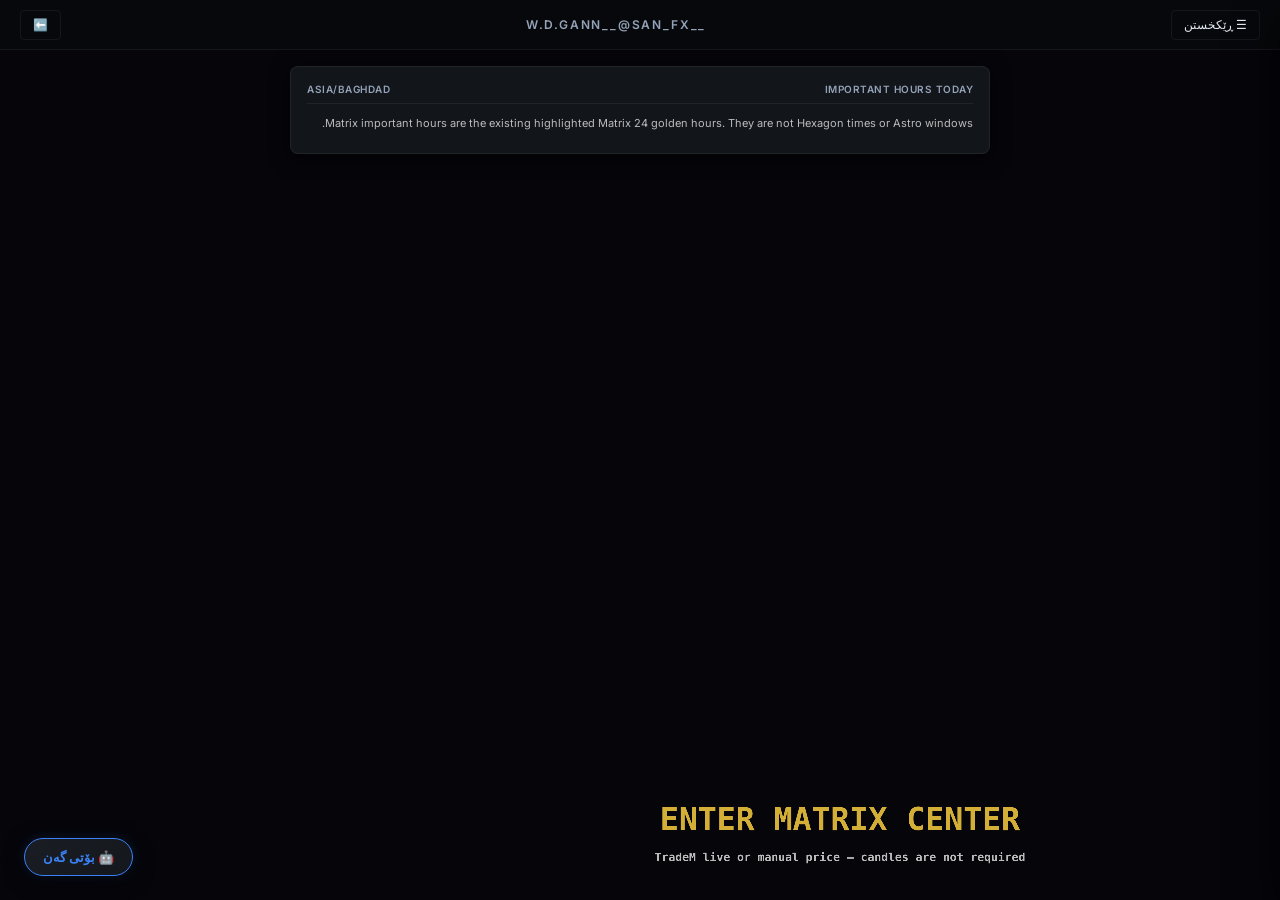
<file: matrix24.backup-20260820-setup-terminal.html>
<!DOCTYPE html>
<html lang="ku" dir="rtl">
<head>
    <meta charset="UTF-8">
    <meta name="viewport" content="width=device-width, initial-scale=1.0, maximum-scale=1.0, user-scalable=no">
    <title>San FX - Matrix 24 Live Levels V4</title>
    <link rel="stylesheet" href="style.css">
</head>
<body oncontextmenu="return false;">

    <div class="header">
        <button class="menu-toggle" id="btn-menu" data-i18n="btn_menu">☰ ڕێکخستن</button>
        <div class="center-brand-text">__w.d.gann__@San_FX</div>
        <a href="index.html?showHub=true" class="back-arrow-btn">⬅️</a>
    </div>

    <div id="San-bot-btn" data-i18n="btn_bot">🤖 بۆتی گەن</div>

    <section class="matrix-hours-panel">
        <div class="matrix-hours-title">
            <span>IMPORTANT HOURS TODAY</span>
            <span id="matrix-hours-date">Asia/Baghdad</span>
        </div>
        <div style="color:#bbb;font-size:11px;margin-bottom:7px;">Matrix important hours are the existing highlighted Matrix 24 golden hours. They are not Hexagon times or Astro windows.</div>
        <div class="matrix-hour-list" id="matrix-hour-list"></div>
    </section>

    <div id="bot-modal">
        <button class="close-bot" onclick="window.closeBot()">✕</button>
        <h3 data-i18n="bot_title">🤖 بۆتی شیكاریی گه‌ن</h3>
        <div class="bot-msg" id="bot-greeting">...</div>
        <div class="price-control-row">
            <select id="priceSourceMode" aria-label="Price source">
                <option value="auto" selected>🟢 AUTO — TradeM live</option>
                <option value="manual">✍️ MANUAL — edit price</option>
            </select>
            <button type="button" class="mini-btn" id="refreshLivePriceBtn" style="margin:0;">↻ Refresh Price</button>
        </div>
        <input type="number" step="0.01" id="botPriceInput" class="bot-input" placeholder="Loading live XAU/USD..." readonly aria-label="XAUUSD current price">
        <div class="live-price-status" id="livePriceStatus"><span class="live-dot"></span>Connecting to TradeM...</div>
        <button class="bot-btn-submit" onclick="window.generateMatrixSignal()" data-i18n="bot_submit">Calculate Entries & Levels 🎯</button>
        
        <div id="bot-results">
            <div style="color: #fff; text-align: center; margin-bottom: 10px; font-weight: bold; border-bottom: 1px dashed #555; padding-bottom: 10px;" id="bot-status"></div>
            <div class="signal-box buy-signal" id="buyBox"></div>
            <div class="signal-box sell-signal" id="sellBox"></div>
        </div>
    </div>

    <div class="sidebar" id="sidebar">
        <button class="close-menu" id="btn-close-menu">✕</button>
        
        <h3 style="color: var(--neon-pink); text-align: center; border-bottom: 1px dashed #444; padding-bottom: 10px; margin-top: 0;" data-i18n="opt_tal">🧿 تەلەسمی گەن</h3>

        <div id="controls-talisman">
            <div class="menu-item">
                <label style="color: #00ffcc;" data-i18n="lbl_tal_center">سەنتەر (Center Price)</label>
                <select id="sq24AnchorMode">
                    <option value="auto" selected>Auto XAU/USD 1H Anchor</option>
                    <option value="manual">Manual Override</option>
                </select>
                <input type="number" id="sq24BasePrice" placeholder="DATA ERROR">
                <div id="sq24AnchorStatus" class="anchor-status">Loading XAU/USD 1H candles...</div>
                <button type="button" class="mini-btn" onclick="window.refreshSq24Anchor()">Refresh Anchor</button>
            </div>
            <div class="menu-item">
                <label style="color: #00ffcc;" data-i18n="lbl_tal_dir">ئاراستەی نەخشە (پێشاندان)</label>
                <select id="sq24TrendDir">
                    <option value="up" data-i18n="opt_up">📈 بەرزبوونەوە (+)</option>
                    <option value="down" selected data-i18n="opt_down">📉 دابەزین (-)</option>
                </select>
            </div>
            <div class="menu-item" style="border-left: 3px solid #ff3399; background: rgba(255, 51, 153, 0.05);">
                <label style="color:var(--neon-pink);" data-i18n="lbl_tal_time">کاتی دەستکرد (بۆ پشکنین)</label>
                <input type="time" id="sq24ManualTime" oninput="window.drawSq24(); window.updateBotTime();">
                <div class="helper-text" data-i18n="help_live">بەتاڵی بهێڵە بۆ کاتی لایڤ</div>
            </div>
            <div class="menu-item" style="border-bottom: none;">
                <label style="color: #00ffcc;" data-i18n="lbl_tal_step">بڕی هەنگاو (Step)</label>
                <input type="number" id="sq24StepValue" value="1" step="0.5">
            </div>
        </div>
    </div>

    <div id="viewport-maps">
        <div class="map-area" id="map">
            <div id="zoom-layer">
                <div id="container-talisman">
                    <canvas id="sq24Canvas"></canvas>
                </div>
            </div>
        </div>
    </div>

<script src="script.js"></script>
</body>
</html>
</file>
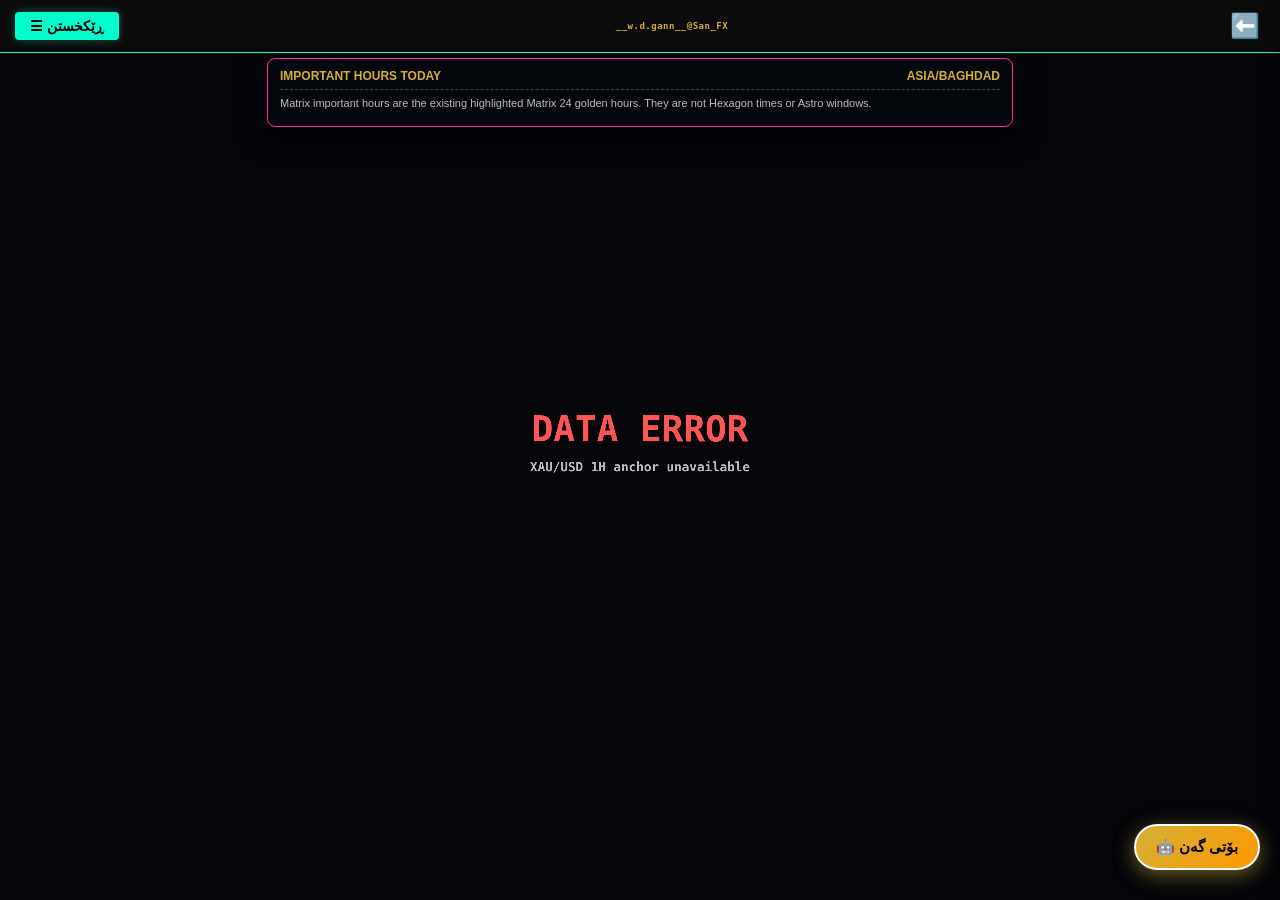
<file: matrix24.html>
<!DOCTYPE html>
<html lang="ku" dir="rtl">
<head>
    <meta charset="UTF-8">
    <meta name="viewport" content="width=device-width, initial-scale=1.0, maximum-scale=1.0, user-scalable=no">
    <title>San FX - Matrix 24 & Bot</title>
    <style>
        :root { --neon-cyan: #00ffcc; --neon-gold: #d4af37; --neon-pink: #ff3399; --neon-purple: #b366ff; --bg-dark: #000; }
        body { background: #000; margin: 0; overflow: hidden; font-family: sans-serif; touch-action: none; color: white; direction: ltr; user-select: none; -webkit-user-select: none; -webkit-touch-callout: none; }
        
        /* Header */
        .header { position: fixed; top: 0; width: 100%; background: rgba(12, 12, 12, 0.95); padding: 12px 15px; border-bottom: 1px solid var(--neon-cyan); z-index: 9999; display: flex; align-items: center; justify-content: space-between; box-sizing: border-box; backdrop-filter: blur(5px); direction: ltr;}
        .menu-toggle { background: var(--neon-cyan); border: none; color: #000; padding: 6px 15px; border-radius: 4px; font-weight: bold; cursor: pointer; font-size: 14px; box-shadow: 0 0 10px rgba(0, 255, 204, 0.3); order: 1; }
        .center-brand-text { color: var(--neon-gold); font-weight: bold; font-size: 9px; font-family: monospace; order: 2; flex: 1; text-align: center; letter-spacing: 0.5px; white-space: nowrap; overflow: hidden; text-overflow: ellipsis; padding: 0 5px; }
        .back-arrow-btn { background: transparent; border: none; color: var(--neon-cyan); font-size: 24px; cursor: pointer; transition: 0.3s; padding: 0 5px; display: flex; align-items: center; order: 3; text-decoration: none;}
        .back-arrow-btn:active { transform: scale(0.9); color: #fff; }
        
        /* Sidebar */
        .sidebar { position: fixed; top: 0; width: 310px; height: 100%; background: #0a0a0f; z-index: 9999999; transition: 0.3s; padding: 85px 20px 20px 20px; box-sizing: border-box; overflow-y: auto; box-shadow: 0 0 20px rgba(0,0,0,0.9); }
        
        html[dir="rtl"] .sidebar { right: -320px; border-left: 1px solid var(--neon-cyan); direction: rtl; }
        html[dir="rtl"] .sidebar.active { right: 0; }
        html[dir="rtl"] .close-menu { left: 15px; right: auto; }
        
        html[dir="ltr"] .sidebar { left: -320px; border-right: 1px solid var(--neon-cyan); direction: ltr; }
        html[dir="ltr"] .sidebar.active { left: 0; }
        html[dir="ltr"] .close-menu { right: 15px; left: auto; }

        .close-menu { position: absolute; top: 15px; background: none; border: 1px solid var(--neon-cyan); color: var(--neon-cyan); padding: 2px 8px; cursor: pointer; border-radius: 4px; font-weight: bold; }
        
        /* Form Inputs */
        .menu-item { margin-top: 15px; border-bottom: 1px solid #222; padding-bottom: 15px; }
        .menu-item label { display: block; color: var(--neon-cyan); font-size: 12px; margin-bottom: 6px; font-weight: bold; text-align: center; }
        input, select { background: #0a0a0a; border: 1px solid #444; color: #fff; padding: 8px; border-radius: 5px; font-size: 14px; outline: none; width: 100%; box-sizing: border-box; text-align: center; font-weight: bold; font-family: monospace;}
        input:focus, select:focus { border-color: var(--neon-cyan); }
        .helper-text { font-size: 10px; color: #888; margin-top: 5px; text-align: center; }
        .anchor-status { margin-top: 8px; padding: 8px; border: 1px dashed #333; border-radius: 5px; color: #bbb; font-size: 11px; line-height: 1.45; text-align: center; background: rgba(255,255,255,0.03); }
        .anchor-status.ok { color: var(--neon-cyan); border-color: rgba(0,255,204,0.35); }
        .anchor-status.error { color: #ff5555; border-color: rgba(255,85,85,0.55); }
        .anchor-status.warn { color: var(--neon-gold); border-color: rgba(212,175,55,0.45); }
        .mini-btn { margin-top: 8px; background: transparent; border: 1px solid var(--neon-cyan); color: var(--neon-cyan); padding: 7px; border-radius: 5px; width: 100%; font-weight: bold; cursor: pointer; }
        
        /* Map Area */
        #viewport-maps { position: absolute; top: 0; left: 0; width: 100vw; height: 100vh; overflow: hidden; display: block; z-index: 10; background: radial-gradient(circle at center, #111 0%, #000 80%);}
        .map-area { position: absolute; width: 5600px; height: 5600px; display: flex; align-items: center; justify-content: center; cursor: grab; left: 50%; top: 50%; transform: translate(-50%, -50%);}
        .map-area:active { cursor: grabbing; }
        #zoom-layer { position: relative; transform-origin: center; display: flex; align-items: center; justify-content: center; width: 100%; height: 100%;}
        canvas { background: transparent; display: block;}
        
        #container-talisman { position: relative; display: flex; align-items: center; justify-content: center;}

        /* Bot Styling */
        #San-bot-btn {
            position: fixed; bottom: 30px; right: 20px; z-index: 100001;
            background: linear-gradient(135deg, var(--neon-gold), #ff9900);
            color: #000; padding: 12px 20px; border-radius: 30px;
            font-weight: bold; font-size: 15px; cursor: grab;
            box-shadow: 0 5px 20px rgba(212, 175, 55, 0.5);
            border: 2px solid #fff; display: flex; align-items: center; gap: 8px;
            user-select: none; touch-action: none;
        }
        #San-bot-btn:active { cursor: grabbing; }
        
        #bot-modal {
            display: none; position: fixed; top: 50%; left: 50%; transform: translate(-50%, -50%);
            background: rgba(10, 10, 15, 0.98); border: 2px solid var(--neon-gold);
            padding: 25px; border-radius: 15px; z-index: 100002; width: 85%; max-width: 360px;
            box-shadow: 0 10px 40px rgba(212, 175, 55, 0.4); text-align: center;
        }
        html[dir="rtl"] #bot-modal { direction: rtl; }
        html[dir="ltr"] #bot-modal { direction: ltr; }

        #bot-modal h3 { color: var(--neon-gold); margin-top: 0; border-bottom: 1px dashed #444; padding-bottom: 10px; }
        .bot-msg { font-size: 14px; color: #fff; margin-bottom: 15px; line-height: 1.5; font-weight: bold;}
        .bot-input { font-size: 20px; padding: 12px; border: 2px solid var(--neon-cyan); border-radius: 8px; margin-bottom: 15px; color: #fff; background: #000; width: 90%; text-align: center; font-family: monospace;}
        .bot-btn-submit { background: var(--neon-cyan); color: #000; padding: 12px 20px; border: none; border-radius: 8px; font-weight: bold; font-size: 16px; cursor: pointer; width: 100%; box-shadow: 0 4px 10px rgba(0,255,204,0.3);}
        .bot-btn-submit:active { transform: scale(0.98); }
        
        html[dir="rtl"] .close-bot { position: absolute; top: 15px; left: 15px; background: none; border: none; color: #fff; font-size: 18px; cursor: pointer; }
        html[dir="ltr"] .close-bot { position: absolute; top: 15px; right: 15px; background: none; border: none; color: #fff; font-size: 18px; cursor: pointer; }
        
        #bot-results { display: none; margin-top: 15px; background: #050508; padding: 15px; border-radius: 8px; border: 1px solid #334; max-height: 350px; overflow-y: auto;}
        html[dir="rtl"] #bot-results { text-align: right; }
        html[dir="ltr"] #bot-results { text-align: left; }
        
        .signal-box { margin-top: 10px; padding: 12px; border-radius: 6px; font-size: 13px; line-height: 1.8;}
        html[dir="rtl"] .buy-signal { background: rgba(0, 255, 204, 0.08); border-right: 4px solid var(--neon-cyan); color: var(--neon-cyan); border-left: none;}
        html[dir="ltr"] .buy-signal { background: rgba(0, 255, 204, 0.08); border-left: 4px solid var(--neon-cyan); color: var(--neon-cyan); border-right: none;}
        
        html[dir="rtl"] .sell-signal { background: rgba(255, 51, 153, 0.08); border-right: 4px solid var(--neon-pink); color: var(--neon-pink); margin-top: 10px; border-left: none;}
        html[dir="ltr"] .sell-signal { background: rgba(255, 51, 153, 0.08); border-left: 4px solid var(--neon-pink); color: var(--neon-pink); margin-top: 10px; border-right: none;}
        
        .target-val { color: #fff; font-family: monospace; font-size: 15px; font-weight: bold; }
        .matrix-hours-panel { position: fixed; top: 58px; left: 50%; transform: translateX(-50%); width: min(92vw, 720px); background: rgba(5, 8, 12, 0.94); border: 1px solid var(--neon-pink); border-radius: 8px; padding: 10px 12px; z-index: 9000; box-shadow: 0 8px 28px rgba(0,0,0,0.65); backdrop-filter: blur(8px); }
        .matrix-hours-title { display: flex; justify-content: space-between; gap: 8px; align-items: center; color: var(--neon-gold); font-size: 12px; font-weight: 900; text-transform: uppercase; border-bottom: 1px dashed #443; padding-bottom: 6px; margin-bottom: 7px; }
        .matrix-hour-list { display: grid; grid-template-columns: repeat(5, minmax(0, 1fr)); gap: 6px; }
        .matrix-hour-chip { border: 1px solid #3c2840; border-radius: 6px; padding: 7px; background: rgba(255,255,255,0.035); font-size: 11px; text-align: center; }
        .matrix-hour-chip strong { display: block; color: #fff; font-size: 16px; font-family: monospace; }
        .mh-badge { display: inline-block; border-radius: 999px; padding: 2px 6px; font-size: 9px; font-weight: 900; margin-top: 3px; border: 1px solid #444; }
        .mh-next { color: #00110d; background: var(--neon-cyan); border-color: var(--neon-cyan); }
        .mh-current { color: #000; background: var(--neon-pink); border-color: var(--neon-pink); }
        .mh-past { color: #aaa; background: #151515; }
        .mh-upcoming { color: #160f00; background: var(--neon-gold); border-color: var(--neon-gold); }
        @media (max-width: 700px) { .matrix-hours-panel { top: 54px; width: 94vw; } .matrix-hour-list { grid-template-columns: repeat(2, minmax(0, 1fr)); } .matrix-hours-title { display: grid; } }
    </style>
</head>
<body oncontextmenu="return false;">

    <div class="header">
        <button class="menu-toggle" id="btn-menu" data-i18n="btn_menu">☰ ڕێکخستن</button>
        <div class="center-brand-text">__w.d.gann__@San_FX</div>
        <a href="index.html?showHub=true" class="back-arrow-btn">⬅️</a>
    </div>

    <div id="San-bot-btn" data-i18n="btn_bot">🤖 بۆتی گەن</div>

    <section class="matrix-hours-panel">
        <div class="matrix-hours-title">
            <span>IMPORTANT HOURS TODAY</span>
            <span id="matrix-hours-date">Asia/Baghdad</span>
        </div>
        <div style="color:#bbb;font-size:11px;margin-bottom:7px;">Matrix important hours are the existing highlighted Matrix 24 golden hours. They are not Hexagon times or Astro windows.</div>
        <div class="matrix-hour-list" id="matrix-hour-list"></div>
    </section>

    <div id="bot-modal">
        <button class="close-bot" onclick="window.closeBot()">✕</button>
        <h3 data-i18n="bot_title">🤖 بۆتی شیكاریی گه‌ن</h3>
        <div class="bot-msg" id="bot-greeting">...</div>
        <input type="number" id="botPriceInput" class="bot-input" data-i18n-ph="bot_ph" placeholder="نرخ... (نموونە 4700)">
        <button class="bot-btn-submit" onclick="window.generateMatrixSignal()" data-i18n="bot_submit">ئامادەکردنی ئۆردەر 🎯</button>
        
        <div id="bot-results">
            <div style="color: #fff; text-align: center; margin-bottom: 10px; font-weight: bold; border-bottom: 1px dashed #555; padding-bottom: 10px;" id="bot-status"></div>
            <div class="signal-box buy-signal" id="buyBox"></div>
            <div class="signal-box sell-signal" id="sellBox"></div>
        </div>
    </div>

    <div class="sidebar" id="sidebar">
        <button class="close-menu" id="btn-close-menu">✕</button>
        
        <h3 style="color: var(--neon-pink); text-align: center; border-bottom: 1px dashed #444; padding-bottom: 10px; margin-top: 0;" data-i18n="opt_tal">🧿 تەلەسمی گەن</h3>

        <div id="controls-talisman">
            <div class="menu-item">
                <label style="color: #00ffcc;" data-i18n="lbl_tal_center">سەنتەر (Center Price)</label>
                <select id="sq24AnchorMode">
                    <option value="auto" selected>Auto XAU/USD 1H Anchor</option>
                    <option value="manual">Manual Override</option>
                </select>
                <input type="number" id="sq24BasePrice" placeholder="DATA ERROR">
                <div id="sq24AnchorStatus" class="anchor-status">Loading XAU/USD 1H candles...</div>
                <button type="button" class="mini-btn" onclick="window.refreshSq24Anchor()">Refresh Anchor</button>
            </div>
            <div class="menu-item">
                <label style="color: #00ffcc;" data-i18n="lbl_tal_dir">ئاراستەی نەخشە (پێشاندان)</label>
                <select id="sq24TrendDir">
                    <option value="up" data-i18n="opt_up">📈 بەرزبوونەوە (+)</option>
                    <option value="down" selected data-i18n="opt_down">📉 دابەزین (-)</option>
                </select>
            </div>
            <div class="menu-item" style="border-left: 3px solid #ff3399; background: rgba(255, 51, 153, 0.05);">
                <label style="color:var(--neon-pink);" data-i18n="lbl_tal_time">کاتی دەستکرد (بۆ پشکنین)</label>
                <input type="time" id="sq24ManualTime" oninput="window.drawSq24(); window.updateBotTime();">
                <div class="helper-text" data-i18n="help_live">بەتاڵی بهێڵە بۆ کاتی لایڤ</div>
            </div>
            <div class="menu-item" style="border-bottom: none;">
                <label style="color: #00ffcc;" data-i18n="lbl_tal_step">بڕی هەنگاو (Step)</label>
                <input type="number" id="sq24StepValue" value="1" step="0.5">
            </div>
        </div>
    </div>

    <div id="viewport-maps">
        <div class="map-area" id="map">
            <div id="zoom-layer">
                <div id="container-talisman">
                    <canvas id="sq24Canvas"></canvas>
                </div>
            </div>
        </div>
    </div>

    <script>
        // فەرهەنگی زمانەکان
        const lexicon = {
            ku: {
                btn_menu: "☰ ڕێکخستن", opt_tal: "🧿 تەلەسمی گەن (Matrix 24)",
                lbl_tal_center: "سەنتەر (Center Price)", lbl_tal_dir: "ئاراستەی نەخشە (پێشاندان)",
                lbl_tal_time: "کاتی دەستکرد (بۆ پشکنین)", lbl_tal_step: "بڕی هەنگاو (Step)",
                help_live: "بەتاڵی بهێڵە بۆ کاتی لایڤ",
                opt_up: "📈 بەرزبوونەوە (+)", opt_down: "📉 دابەزین (-)",
                btn_bot: "🤖 بۆتی گەن", bot_title: "🤖 بۆتی شیكاریی گه‌ن", bot_ph: "نرخ... (نموونە 4700)", bot_submit: "ئامادەکردنی ئۆردەر 🎯",
                bot_err: "تکایە نرخێکی دروست بنووسە!",
                bot_greet: (h) => `سڵاو! ئۆردەر بۆ کاتژمێر ${h}:00 ئامادە دەکەم، نرخی ئێستام پێ بڵێ:`,
                bot_res_title: (h) => `📊 <b>شیکاری بۆ کاتژمێر ${h}:00</b><br>لە نەخشەکەدا نرخەکەت دەکەوێتە نێوان:<br>`,
                bot_buy_title: `<b>🟢 پلانی کڕین  (BUY):</b><br>`, bot_sell_title: `<b>🔴 پلانی فرۆشتن  (SELL):</b><br>`,
                bot_buy_entry: (v) => `چوونەژوورەوە: ئەگەر بەر <b>${v}</b> کەوت و گەڕایەوە<br>`, bot_sell_entry: (v) => `چوونەژوورەوە: ئەگەر بەر <b>${v}</b> کەوت و دابەزی<br>`,
                bot_q1: "🎯 TP1 (چارەک): ", bot_q2: "🎯 TP2 (نیوە): ", bot_q3: "🎯 TP3 (سێ چارەک): ", bot_q4: "🎯 TP4 (سەقف): ", bot_q4s: "🎯 TP4 (بنکە): ", bot_sl: "🛑 ستۆپ لۆس: "
            },
            ar: {
                btn_menu: "☰ إعدادات", opt_tal: "🧿 مصفوفة 24 & البوت",
                lbl_tal_center: "المركز (Center Price)", lbl_tal_dir: "اتجاه الخريطة (العرض)",
                lbl_tal_time: "وقت يدوي (للاختبار)", lbl_tal_step: "قيمة الخطوة (Step)",
                help_live: "اتركه فارغاً للوقت الحي",
                opt_up: "📈 صعود (+)", opt_down: "📉 هبوط (-)",
                btn_bot: "🤖 بوت جان", bot_title: "🤖 بوت التحليل الرقمي", bot_ph: "السعر... (مثال 4700)", bot_submit: "تجهيز الطلب 🎯",
                bot_err: "الرجاء إدخال سعر صحيح!",
                bot_greet: (h) => `مرحباً! أجهز طلب الساعة ${h}:00، أدخل السعر الحالي:`,
                bot_res_title: (h) => `📊 <b>تحليل الساعة ${h}:00</b><br>السعر يقع في القناة بين:<br>`,
                bot_buy_title: `<b>🟢 خطة الشراء (BUY):</b><br>`, bot_sell_title: `<b>🔴 خطة البيع (SELL):</b><br>`,
                bot_buy_entry: (v) => `الدخول: إذا لامس <b>${v}</b> وارتد<br>`, bot_sell_entry: (v) => `الدخول: إذا لامس <b>${v}</b> وهبط<br>`,
                bot_q1: "🎯 TP1 (ربع): ", bot_q2: "🎯 TP2 (نصف): ", bot_q3: "🎯 TP3 (ثلاثة أرباع): ", bot_q4: "🎯 TP4 (سقف): ", bot_q4s: "🎯 TP4 (قاع): ", bot_sl: "🛑 وقف الخسارة: "
            },
            en: {
                btn_menu: "☰ Settings", opt_tal: "🧿 Matrix 24 & Bot",
                lbl_tal_center: "Center Price", lbl_tal_dir: "Map Direction",
                lbl_tal_time: "Manual Time (Testing)", lbl_tal_step: "Step Value",
                help_live: "Leave empty for live time",
                opt_up: "📈 UP Trend (+)", opt_down: "📉 DOWN Trend (-)",
                btn_bot: "🤖 Gann Bot", bot_title: "🤖 Gann Signal Bot", bot_ph: "Price... (e.g. 4700)", bot_submit: "Prepare Order 🎯",
                bot_err: "Please enter a valid price!",
                bot_greet: (h) => `Hello! Preparing order for ${h}:00, enter current price:`,
                bot_res_title: (h) => `📊 <b>Analysis for Hour ${h}:00</b><br>Price falls in the channel between:<br>`,
                bot_buy_title: `<b>🟢 BUY Plan (Inside Channel):</b><br>`, bot_sell_title: `<b>🔴 SELL Plan (Inside Channel):</b><br>`,
                bot_buy_entry: (v) => `Entry: If it hits <b>${v}</b> and bounces<br>`, bot_sell_entry: (v) => `Entry: If it hits <b>${v}</b> and drops<br>`,
                bot_q1: "🎯 TP1 (25%): ", bot_q2: "🎯 TP2 (50%): ", bot_q3: "🎯 TP3 (75%): ", bot_q4: "🎯 TP4 (Ceiling): ", bot_q4s: "🎯 TP4 (Floor): ", bot_sl: "🛑 Stop Loss: "
            }
        };

        let currentLang = 'ku';
        const SQ24_TV_SYMBOL = 'OANDA:XAUUSD';
        const SQ24_TRADEM_SCAN_URL = 'https://tradem-eight.vercel.app/api/market/scan?refresh=1';
        const SQ24_TRADEM_PROXY_URL = 'https://r.jina.ai/http://r.jina.ai/http://https://tradem-eight.vercel.app/api/market/scan';
        const SQ24_PIVOT_SIDE = 3;
        const SQ24_MATRIX_SIZE = 24 * 24;
        const BAGHDAD_TZ = 'Asia/Baghdad';
        const MATRIX_GOLDEN_HOURS = [10, 11, 15, 16, 18]; // Source: matrix24.html -> drawSq24() goldenHours
        let sq24AnchorState = { status: 'idle', message: '', base: null, candleTime: null, currentPrice: null, reason: '' };

        function getBaghdadParts(date = new Date()) {
            const parts = new Intl.DateTimeFormat('en-GB', {
                timeZone: BAGHDAD_TZ, year: 'numeric', month: '2-digit', day: '2-digit',
                hour: '2-digit', minute: '2-digit', hour12: false
            }).formatToParts(date).reduce((acc, p) => { acc[p.type] = p.value; return acc; }, {});
            return { year: +parts.year, month: +parts.month, day: +parts.day, hour: +parts.hour, minute: +parts.minute };
        }

        function formatBaghdadToday() {
            return new Intl.DateTimeFormat('en-US', { timeZone: BAGHDAD_TZ, month: 'short', day: '2-digit' }).format(new Date()).toUpperCase();
        }

        function updateMatrixImportantHours() {
            const list = document.getElementById('matrix-hour-list');
            if(!list) return;
            const parts = getBaghdadParts();
            const nowMinutes = parts.hour * 60 + parts.minute;
            const next = MATRIX_GOLDEN_HOURS
                .map(h => ({ h, forward: ((h * 60) - nowMinutes + 1440) % 1440 }))
                .sort((a, b) => a.forward - b.forward)[0];
            document.getElementById('matrix-hours-date').innerText = `TODAY - ${formatBaghdadToday()} - KURDISTAN UTC+3`;
            list.innerHTML = MATRIX_GOLDEN_HOURS.map(h => {
                const start = h * 60, end = start + 59;
                const state = nowMinutes >= start && nowMinutes <= end ? 'CURRENT' : (start < nowMinutes ? 'PAST' : (next && h === next.h ? 'NEXT' : 'UPCOMING'));
                const cls = state === 'CURRENT' ? 'mh-current' : (state === 'NEXT' ? 'mh-next' : (state === 'PAST' ? 'mh-past' : 'mh-upcoming'));
                return `<div class="matrix-hour-chip"><strong>${String(h).padStart(2, '0')}:00</strong>Matrix important hour<br><span class="mh-badge ${cls}">${state}</span></div>`;
            }).join('');
        }

        function setSq24AnchorStatus(message, type = '') {
            sq24AnchorState.message = message;
            const el = document.getElementById('sq24AnchorStatus');
            if(!el) return;
            el.className = 'anchor-status' + (type ? ' ' + type : '');
            el.innerHTML = message;
        }

        function getStepDecimals(stepVal) {
            const txt = String(stepVal);
            return txt.includes('.') ? Math.min(txt.split('.')[1].length, 6) : 0;
        }

        function roundToStep(price, stepVal) {
            const safeStep = stepVal > 0 ? stepVal : 1;
            return parseFloat((Math.round(price / safeStep) * safeStep).toFixed(getStepDecimals(safeStep)));
        }

        function formatSq24Time(unixSeconds) {
            const ms = unixSeconds > 100000000000 ? unixSeconds : unixSeconds * 1000;
            return new Date(ms).toLocaleString('en-GB', {
                year: 'numeric', month: '2-digit', day: '2-digit',
                hour: '2-digit', minute: '2-digit', hour12: false
            });
        }

        function extractJsonFromText(text) {
            const trimmed = (text || '').trim();
            if(trimmed.startsWith('{')) return JSON.parse(trimmed);
            const start = trimmed.indexOf('{');
            const end = trimmed.lastIndexOf('}');
            if(start < 0 || end <= start) throw new Error('Market API did not return JSON');
            return JSON.parse(trimmed.slice(start, end + 1));
        }

        async function fetchJsonWithTextFallback(url) {
            const res = await fetch(url, { cache: 'no-store' });
            const text = await res.text();
            if(!res.ok) throw new Error(`Market API returned HTTP ${res.status}`);
            return extractJsonFromText(text);
        }

        async function fetchTradeMScan() {
            try {
                return await fetchJsonWithTextFallback(SQ24_TRADEM_SCAN_URL);
            } catch(primaryErr) {
                try {
                    return await fetchJsonWithTextFallback(SQ24_TRADEM_PROXY_URL);
                } catch(proxyErr) {
                    throw new Error(`TradeM/Dukascopy data failed: ${primaryErr.message}; fallback failed: ${proxyErr.message}`);
                }
            }
        }

        function selectSq24AnchorFromTradeM(scan, trendDir, stepVal) {
            if(!scan || !scan.setup || !scan.market) throw new Error(scan && scan.error ? scan.error : 'No TradeM setup data');
            const pivot = scan.setup.anchorPivot;
            const expectedKind = trendDir === 'down' ? 'high' : 'low';
            const currentPrice = Number(scan.market.currentPrice || scan.setup.currentPrice);
            if(!Number.isFinite(currentPrice)) throw new Error('TradeM scan has no current XAU/USD price');
            let anchor = null;
            if(pivot && pivot.kind === expectedKind) {
                anchor = {
                    price: Number(pivot.price),
                    timestamp: pivot.timestamp,
                    timeframe: pivot.timeframe || 'unknown',
                    label: `${pivot.timeframe || 'unknown'} pivot ${pivot.kind}`,
                    sourceNote: pivot.timeframe === '1H' ? 'confirmed 1H pivot' : `confirmed ${pivot.timeframe || 'unknown'} pivot`
                };
            } else {
                const zones = trendDir === 'down'
                    ? (scan.strategies && scan.strategies.unified && scan.strategies.unified.resistanceZones) || []
                    : (scan.strategies && scan.strategies.unified && scan.strategies.unified.supportZones) || [];
                const sortedZones = zones
                    .filter(z => z && Number.isFinite(Number(z.level || z.high || z.low)) && z.createdAt)
                    .filter(z => trendDir === 'down' ? Number(z.level || z.high) >= currentPrice : Number(z.level || z.low) <= currentPrice)
                    .sort((a, b) => Date.parse(b.createdAt) - Date.parse(a.createdAt));
                const zone = sortedZones[0];
                if(zone) {
                    anchor = {
                        price: Number(zone.level || (trendDir === 'down' ? zone.high : zone.low)),
                        timestamp: zone.createdAt,
                        timeframe: zone.timeframe || 'unknown',
                        label: `${zone.timeframe || 'unknown'} ${zone.kind || (trendDir === 'down' ? 'resistance' : 'support')} zone`,
                        sourceNote: `confirmed ${zone.kind || (trendDir === 'down' ? 'resistance' : 'support')} zone from TradeM`
                    };
                }
            }
            if(!anchor) {
                throw new Error(`TradeM scan did not return a confirmed ${expectedKind} anchor for ${trendDir.toUpperCase()} direction`);
            }
            const rawPrice = Number(anchor.price);
            const candleMs = Date.parse(anchor.timestamp);
            if(!Number.isFinite(currentPrice) || !Number.isFinite(rawPrice) || !Number.isFinite(candleMs)) {
                throw new Error('TradeM scan has incomplete market data');
            }
            const base = roundToStep(rawPrice, stepVal);
            const rangeMin = trendDir === 'down' ? base - ((SQ24_MATRIX_SIZE - 1) * stepVal) : base;
            const rangeMax = trendDir === 'down' ? base : base + ((SQ24_MATRIX_SIZE - 1) * stepVal);
            return {
                base,
                rawPrice,
                currentPrice,
                candleTime: candleMs,
                rangeMin,
                rangeMax,
                provider: scan.provider || 'TradeM / Dukascopy Free Data Feed',
                reason: trendDir === 'down'
                    ? `DOWN direction: ${anchor.sourceNote} used as latest swing high anchor`
                    : `UP direction: ${anchor.sourceNote} used as latest swing low anchor`,
                inRange: currentPrice >= rangeMin && currentPrice <= rangeMax
            };
        }

        function tvPacket(method, params) {
            const payload = JSON.stringify({ m: method, p: params });
            return `~m~${payload.length}~m~${payload}`;
        }

        function parseTvPackets(raw) {
            const packets = [];
            let i = 0;
            while(i < raw.length) {
                if(raw.startsWith('~h~', i)) {
                    const next = raw.indexOf('~m~', i + 3);
                    packets.push(raw.slice(i, next === -1 ? raw.length : next));
                    i = next === -1 ? raw.length : next;
                    continue;
                }
                const start = raw.indexOf('~m~', i);
                if(start === -1) break;
                const lenStart = start + 3;
                const lenEnd = raw.indexOf('~m~', lenStart);
                if(lenEnd === -1) break;
                const len = parseInt(raw.slice(lenStart, lenEnd), 10);
                const payloadStart = lenEnd + 3;
                packets.push(raw.slice(payloadStart, payloadStart + len));
                i = payloadStart + len;
            }
            return packets;
        }

        function fetchTradingViewXauUsdCandles(barCount = 500) {
            return new Promise((resolve, reject) => {
                const chartSession = 'cs_' + Math.random().toString(36).slice(2, 14);
                const quoteSession = 'qs_' + Math.random().toString(36).slice(2, 14);
                const ws = new WebSocket('wss://data.tradingview.com/socket.io/websocket');
                let settled = false;
                const timer = setTimeout(() => fail(new Error('TradingView candle request timed out')), 18000);

                function done(candles) {
                    if(settled) return;
                    settled = true;
                    clearTimeout(timer);
                    try { ws.close(); } catch(e) {}
                    resolve(candles);
                }

                function fail(err) {
                    if(settled) return;
                    settled = true;
                    clearTimeout(timer);
                    try { ws.close(); } catch(e) {}
                    reject(err);
                }

                function send(method, params) {
                    ws.send(tvPacket(method, params));
                }

                ws.onerror = () => fail(new Error('TradingView websocket error'));
                ws.onopen = () => {
                    send('set_auth_token', ['unauthorized_user_token']);
                    send('chart_create_session', [chartSession, '']);
                    send('quote_create_session', [quoteSession]);
                    send('quote_set_fields', [quoteSession, 'lp', 'ch', 'chp', 'bid', 'ask', 'open_price', 'high_price', 'low_price', 'prev_close_price']);
                    send('quote_add_symbols', [quoteSession, SQ24_TV_SYMBOL, { flags: ['force_permission'] }]);
                    send('resolve_symbol', [chartSession, 'symbol_1', JSON.stringify({ symbol: SQ24_TV_SYMBOL, adjustment: 'splits', session: 'regular' })]);
                    send('create_series', [chartSession, 's1', 's1', 'symbol_1', '60', barCount]);
                };

                ws.onmessage = (event) => {
                    parseTvPackets(event.data).forEach(packet => {
                        if(packet.startsWith('~h~')) {
                            try { ws.send(packet); } catch(e) {}
                            return;
                        }
                        let msg;
                        try { msg = JSON.parse(packet); } catch(e) { return; }
                        if(msg.m === 'timescale_update' && msg.p && msg.p[1] && msg.p[1].s1 && Array.isArray(msg.p[1].s1.s)) {
                            const candles = msg.p[1].s1.s.map(item => {
                                const v = item.v || [];
                                return { time: v[0], open: v[1], high: v[2], low: v[3], close: v[4] };
                            }).filter(c => Number.isFinite(c.time) && Number.isFinite(c.open) && Number.isFinite(c.high) && Number.isFinite(c.low) && Number.isFinite(c.close))
                              .sort((a, b) => a.time - b.time);
                            if(candles.length >= 30) done(candles);
                        }
                        if(msg.m === 'critical_error' || msg.m === 'symbol_error') fail(new Error('TradingView returned ' + msg.m));
                    });
                };
            });
        }

        async function fetchCurrentOneHourOpenForMatrixBot() {
            const candles = await fetchTradingViewXauUsdCandles(5);
            const last = candles[candles.length - 1];
            if(!last || !Number.isFinite(last.open)) throw new Error('Current 1H candle open is unavailable.');
            return { open: last.open, time: last.time };
        }

        function isConfirmedPivot(candles, index, field, direction) {
            const value = candles[index][field];
            for(let j = index - SQ24_PIVOT_SIDE; j <= index + SQ24_PIVOT_SIDE; j++) {
                if(j === index) continue;
                if(direction === 'high' && candles[j].high >= value) return false;
                if(direction === 'low' && candles[j].low <= value) return false;
            }
            return true;
        }

        function selectSq24Anchor(candles, trendDir, stepVal) {
            const pivotType = trendDir === 'down' ? 'high' : 'low';
            for(let i = candles.length - 1 - SQ24_PIVOT_SIDE; i >= SQ24_PIVOT_SIDE; i--) {
                if(isConfirmedPivot(candles, i, pivotType, pivotType)) {
                    const rawPrice = candles[i][pivotType];
                    const base = roundToStep(rawPrice, stepVal);
                    const currentPrice = candles[candles.length - 1].close;
                    const rangeMin = trendDir === 'down' ? base - ((SQ24_MATRIX_SIZE - 1) * stepVal) : base;
                    const rangeMax = trendDir === 'down' ? base : base + ((SQ24_MATRIX_SIZE - 1) * stepVal);
                    return {
                        base,
                        rawPrice,
                        currentPrice,
                        candleTime: candles[i].time,
                        rangeMin,
                        rangeMax,
                        reason: trendDir === 'down'
                            ? 'DOWN direction: latest confirmed major swing high, 3 candles on each side'
                            : 'UP direction: latest confirmed major swing low, 3 candles on each side',
                        inRange: currentPrice >= rangeMin && currentPrice <= rangeMax
                    };
                }
            }
            return null;
        }

        async function applyAutoSq24Anchor() {
            const mode = document.getElementById('sq24AnchorMode').value;
            const baseInput = document.getElementById('sq24BasePrice');
            if(mode !== 'auto') {
                if(baseInput) baseInput.disabled = false;
                sq24AnchorState.status = 'manual';
                setSq24AnchorStatus('Manual override is active. Automation is not changing the center price.', 'warn');
                return;
            }
            if(baseInput) baseInput.disabled = true;
            sq24AnchorState.status = 'loading';
            setSq24AnchorStatus('Loading XAU/USD 1H candles...', '');
            try {
                const stepVal = parseFloat(document.getElementById('sq24StepValue').value) || 1;
                const trendDir = document.getElementById('sq24TrendDir').value;
                const scan = await fetchTradeMScan();
                const selected = selectSq24AnchorFromTradeM(scan, trendDir, stepVal);
                if(!selected) throw new Error('No confirmed pivot found');
                if(!selected.inRange) {
                    sq24AnchorState = { status: 'range-error', message: '', base: selected.base, candleTime: selected.candleTime, currentPrice: selected.currentPrice, reason: selected.reason };
                    setSq24AnchorStatus(`RANGE ERROR<br>Anchor ${selected.base} from ${formatSq24Time(selected.candleTime)}.<br>Current price ${selected.currentPrice.toFixed(2)} is outside ${selected.rangeMin.toFixed(2)} - ${selected.rangeMax.toFixed(2)}.`, 'error');
                    drawSq24();
                    return;
                }
                baseInput.value = selected.base;
                saveSet();
                sq24AnchorState = { status: 'ok', message: '', base: selected.base, candleTime: selected.candleTime, currentPrice: selected.currentPrice, reason: selected.reason };
                setSq24AnchorStatus(`Anchor: <b>${selected.base}</b><br>Candle: ${formatSq24Time(selected.candleTime)}<br>Reason: ${selected.reason}<br>Current XAU/USD: ${selected.currentPrice.toFixed(2)}<br>Source: ${selected.provider}`, 'ok');
                drawSq24();
            } catch(e) {
                sq24AnchorState = { status: 'data-error', message: 'DATA ERROR', base: null, candleTime: null, currentPrice: null, reason: e.message || 'Market data failed' };
                setSq24AnchorStatus(`DATA ERROR<br>${e.message || 'Market data failed'}`, 'error');
                drawSq24();
            }
        }

        window.refreshSq24Anchor = function() {
            applyAutoSq24Anchor();
            updateMatrixImportantHours();
        };

        function applyLanguage() {
            try { currentLang = localStorage.getItem('rfx_lang') || 'ku'; } catch(e) {}
            document.documentElement.dir = currentLang === 'en' ? 'ltr' : 'rtl';
            
            document.querySelectorAll('[data-i18n]').forEach(el => {
                const key = el.getAttribute('data-i18n');
                if (lexicon[currentLang] && lexicon[currentLang][key]) el.innerHTML = lexicon[currentLang][key];
            });
            document.querySelectorAll('[data-i18n-ph]').forEach(el => {
                const key = el.getAttribute('data-i18n-ph');
                if (lexicon[currentLang] && lexicon[currentLang][key]) el.placeholder = lexicon[currentLang][key];
            });
            window.updateBotTime();
        }

        // کۆنترۆڵکردنی مینوو و دەستپێک
        document.addEventListener('DOMContentLoaded', function() {
            var btnMenu = document.getElementById('btn-menu');
            var btnCloseMenu = document.getElementById('btn-close-menu');
            var sidebar = document.getElementById('sidebar');

            if(btnMenu) {
                btnMenu.addEventListener('click', function(e) {
                    e.stopPropagation();
                    sidebar.classList.toggle('active');
                });
            }
            if(btnCloseMenu) {
                btnCloseMenu.addEventListener('click', function() {
                    sidebar.classList.remove('active');
                });
            }
            
            applyLanguage();
            loadSet();
            initBotDrag();
            px = 0; py = 0;
            upT();
            drawSq24();
            applyAutoSq24Anchor();
            
            // ئەپدەیتکردنەوەی نەخشە هەموو خولەکێک
            setInterval(() => { drawSq24(); }, 60000);
            setInterval(updateMatrixImportantHours, 60000);
        });

        const savedIds = ['sq24BasePrice', 'sq24TrendDir', 'sq24ManualTime', 'sq24StepValue', 'sq24AnchorMode'];

        function loadSet() {
            try {
                savedIds.forEach(id => { 
                    let v = localStorage.getItem('rfx_tal_' + id); 
                    let el = document.getElementById(id); 
                    if(v !== null && el) el.value = v; 
                });
            } catch(e) {}
        }

        function saveSet() {
            try {
                savedIds.forEach(id => { 
                    let el = document.getElementById(id); 
                    if(el) localStorage.setItem('rfx_tal_' + id, el.value); 
                });
            } catch(e) {}
        }

        savedIds.forEach(id => {
            let el = document.getElementById(id);
            if(el) {
                el.addEventListener('change', () => {
                    saveSet();
                    if(['sq24TrendDir', 'sq24StepValue', 'sq24AnchorMode'].includes(id)) applyAutoSq24Anchor();
                    else drawSq24();
                    window.updateBotTime();
                });
                if(el.tagName === 'INPUT') el.addEventListener('input', () => { saveSet(); drawSq24(); window.updateBotTime(); });
            }
        });

        // یارمەتیدەری ماتماتیکی بۆ دۆزینەوەی یەکخستنی کات و نرخ
        window.isTimePriceSquared = function(price, base, timeAngle) {
            if(price <= 0) return false;
            let priceAngle = Math.abs(Math.sqrt(price) - Math.sqrt(base)) * 180;
            let diff = Math.abs((priceAngle % 360) - timeAngle);
            if(diff > 180) diff = 360 - diff;
            return (diff <= 3 || Math.abs(diff - 45) <= 3 || Math.abs(diff - 90) <= 3 || Math.abs(diff - 180) <= 3);
        }

        // کێشانی ماتریکسی ٢٤ کاتژمێری
        window.drawSq24 = function() {
            const canvas = document.getElementById('sq24Canvas'); if(!canvas) return;
            const ctx = canvas.getContext('2d');
            const CANVAS_SIZE = 5600; 
            canvas.width = canvas.height = CANVAS_SIZE;
            canvas.style.width = CANVAS_SIZE + 'px'; canvas.style.height = CANVAS_SIZE + 'px';
            
            const cx = CANVAS_SIZE / 2, cy = CANVAS_SIZE / 2;
            const base = parseFloat(document.getElementById('sq24BasePrice').value) || 0;
            const stepVal = parseFloat(document.getElementById('sq24StepValue').value) || 1;
            const trendDir = document.getElementById('sq24TrendDir').value;
            const manualTimeInput = document.getElementById('sq24ManualTime').value;
            const size = 24, rGrid = 1900, rClock = 1980; 
            const goldenHours = [10, 11, 15, 16, 18]; 
            const anchorMode = document.getElementById('sq24AnchorMode').value;

            if(anchorMode === 'auto' && (sq24AnchorState.status !== 'ok' || !base)) {
                ctx.clearRect(0, 0, CANVAS_SIZE, CANVAS_SIZE);
                ctx.fillStyle = "#05050a";
                ctx.fillRect(0, 0, CANVAS_SIZE, CANVAS_SIZE);
                const isLoading = sq24AnchorState.status === 'idle' || sq24AnchorState.status === 'loading';
                ctx.fillStyle = isLoading ? "#00ffcc" : "#ff5555";
                ctx.font = "bold 120px monospace";
                ctx.textAlign = "center";
                ctx.textBaseline = "middle";
                ctx.fillText(isLoading ? "LOADING DATA" : (sq24AnchorState.status === 'range-error' ? "RANGE ERROR" : "DATA ERROR"), cx, cy - 60);
                ctx.fillStyle = "#bbb";
                ctx.font = "bold 42px monospace";
                ctx.fillText("XAU/USD 1H anchor unavailable", cx, cy + 60);
                return;
            }

            let now = new Date(); let h = now.getHours(), m = now.getMinutes();
            let isManual = false; 
            if (manualTimeInput) { 
                h = parseInt(manualTimeInput.split(':')[0]); 
                m = parseInt(manualTimeInput.split(':')[1]); 
                isManual = true; 
            }
            
            let liveAngleDeg = ((h + m/60) / 24) * 360; 
            let liveRad = (liveAngleDeg - 90) * Math.PI / 180;
            let activeColHour = h === 0 ? 24 : h; 
            let themeColor = isManual ? "#ff3399" : "#00ffcc";

            ctx.clearRect(0, 0, CANVAS_SIZE, CANVAS_SIZE);

            // کێشانی بازنەی دەرەوەی کاتژمێر
            ctx.beginPath(); ctx.arc(cx, cy, rClock, 0, 2 * Math.PI); 
            ctx.lineWidth = 6; ctx.strokeStyle = "rgba(0, 255, 204, 0.4)"; ctx.stroke();
            
            ctx.beginPath(); ctx.arc(cx, cy, rClock - 20, 0, 2 * Math.PI); 
            ctx.lineWidth = 3; ctx.strokeStyle = "rgba(212, 175, 55, 0.3)"; ctx.stroke();

            // کێشانی نیشانەکانی کاتژمێر لە دەوروبەری
            for(let a = 0; a < 360; a += 15) {
                let rad = (a * Math.PI) / 180 - Math.PI/2;
                let hourUnit = (a/15 === 0) ? 24 : a/15;
                let isGolden = goldenHours.includes(hourUnit); 
                let isActiveHour = (hourUnit === activeColHour);
                let strokeCol = isActiveHour ? themeColor : (isGolden ? '#d4af37' : 'rgba(255,255,255,0.7)');
                
                ctx.lineWidth = isActiveHour ? 12 : (isGolden ? 10 : 5); 
                ctx.strokeStyle = strokeCol;
                ctx.beginPath(); 
                ctx.moveTo(cx + (rClock - 35) * Math.cos(rad), cy + (rClock - 35) * Math.sin(rad));
                ctx.lineTo(cx + (rClock + 35) * Math.cos(rad), cy + (rClock + 35) * Math.sin(rad)); 
                ctx.stroke();

                ctx.fillStyle = isActiveHour ? themeColor : (isGolden ? '#d4af37' : 'rgba(255,255,255,0.6)');
                ctx.font = isActiveHour ? "bold 85px monospace" : (isGolden ? "bold 75px monospace" : "bold 55px monospace");
                ctx.textAlign = "center"; ctx.textBaseline = "middle";
                if(isActiveHour || isGolden) { ctx.shadowBlur = 20; ctx.shadowColor = ctx.fillStyle; }
                ctx.fillText((isGolden && !isActiveHour ? "⭐ " : "") + hourUnit + "H", cx + (rClock + 110) * Math.cos(rad), cy + (rClock + 110) * Math.sin(rad)); 
                ctx.shadowBlur = 0;
            }

            // کێشانی هێڵی کاتی ئێستا
            ctx.beginPath(); 
            ctx.moveTo(cx + (rClock - 40) * Math.cos(liveRad), cy + (rClock - 40) * Math.sin(liveRad));
            ctx.lineTo(cx + (rClock + 40) * Math.cos(liveRad), cy + (rClock + 40) * Math.sin(liveRad));
            ctx.lineWidth = 10; ctx.strokeStyle = "#fff"; 
            ctx.shadowBlur = 20; ctx.shadowColor = themeColor; 
            ctx.stroke(); ctx.shadowBlur = 0;

            // دروستکردنی خشتەی ٢٤ × ٢٤
            let cellSize = (rGrid * 1.35) / size; 
            let startX = cx - (size * cellSize) / 2; 
            let startY = cy - (size * cellSize) / 2;
            
            for(let row = 0; row < size; row++) {
                for(let col = 0; col < size; col++) {
                    let colHour = col + 1; 
                    let val;
                    if (trendDir === 'up') { 
                        val = parseFloat((base + ((23 - row) * size + col) * stepVal).toFixed(2)); 
                    } else { 
                        val = parseFloat((base - (row * size + col) * stepVal).toFixed(2)); 
                    }
                    
                    let x = startX + col * cellSize, y = startY + row * cellSize;
                    let isActiveCol = (colHour === activeColHour); 
                    let isGolden = goldenHours.includes(colHour);
                    let isSquaring = false;
                    
                    // پشکنینی Square of Time and Price بۆ ستوونی ئەکتیڤ
                    if (val > 0) {
                        let priceAngle = Math.abs(Math.sqrt(val) - Math.sqrt(base)) * 180;
                        let diff = Math.abs((priceAngle % 360) - ((colHour * 15) % 360));
                        if(diff > 180) diff = 360 - diff;
                        isSquaring = isActiveCol && (diff <= 3 || Math.abs(diff - 45) <= 3 || Math.abs(diff - 90) <= 3 || Math.abs(diff - 180) <= 3);
                    }
                    
                    let cellW = cellSize - 6; 
                    let cellGrad = ctx.createLinearGradient(x, y, x + cellW, y + cellW);
                    
                    if (isSquaring) { 
                        cellGrad.addColorStop(0, themeColor); cellGrad.addColorStop(1, '#006666'); 
                    } else if (isGolden) { 
                        cellGrad.addColorStop(0, '#262000'); cellGrad.addColorStop(1, '#1a1500'); 
                    } else { 
                        cellGrad.addColorStop(0, '#16161f'); cellGrad.addColorStop(1, '#0a0a0f'); 
                    }

                    ctx.fillStyle = cellGrad; 
                    ctx.fillRect(x + 3, y + 3, cellW, cellW);
                    
                    ctx.strokeStyle = isSquaring ? "#fff" : (isActiveCol ? "rgba(0, 255, 204, 0.4)" : (isGolden ? "rgba(212, 175, 55, 0.4)" : "rgba(255,255,255,0.08)"));
                    ctx.lineWidth = isSquaring ? 2 : 1; 
                    ctx.strokeRect(x + 3, y + 3, cellW, cellW);

                    ctx.fillStyle = isSquaring ? "#000" : (isActiveCol ? "#fff" : (isGolden ? "#ccc" : "#778"));
                    ctx.font = isSquaring ? `bold ${cellW * 0.4}px monospace` : `bold ${cellW * 0.3}px monospace`;
                    ctx.fillText(val, x + cellSize/2, y + cellSize/2 + (cellW * 0.1));
                }
            }

            // ناوەڕاستی نەخشە
            let centerText = currentLang === 'ku' ? "سەنتەر" : (currentLang === 'ar' ? "المركز" : "Center");
            ctx.beginPath(); ctx.arc(cx, cy, 220, 0, 2*Math.PI); 
            ctx.fillStyle = "#05050a"; ctx.fill(); 
            ctx.strokeStyle = themeColor; ctx.lineWidth = 5; ctx.stroke();
            ctx.fillStyle = "#fff"; ctx.font = "bold 35px Tahoma"; 
            ctx.fillText(centerText, cx, cy - 45);
            ctx.fillStyle = themeColor; ctx.font = "bold 75px monospace"; 
            ctx.shadowBlur = 20; ctx.shadowColor = themeColor; 
            ctx.fillText(base, cx, cy + 30); 
            ctx.shadowBlur = 0;
        }

        // --- Bot Drag Logic ---
        let isDraggingBot = false, botStartX, botStartY, initialBotX, initialBotY;
        const botBtn = document.getElementById('San-bot-btn');
        
        function initBotDrag() {
            if(!botBtn) return;
            botBtn.addEventListener('mousedown', dragBotStart); document.addEventListener('mousemove', dragBotMove); document.addEventListener('mouseup', dragBotEnd);
            botBtn.addEventListener('touchstart', dragBotStart, {passive: false}); document.addEventListener('touchmove', dragBotMove, {passive: false}); document.addEventListener('touchend', dragBotEnd);
        }

        function dragBotStart(e) {
            if(e.type === 'touchstart') { botStartX = e.touches[0].clientX; botStartY = e.touches[0].clientY; } else { botStartX = e.clientX; botStartY = e.clientY; }
            initialBotX = botBtn.offsetLeft; initialBotY = botBtn.offsetTop; isDraggingBot = true; 
        }

        function dragBotMove(e) {
            if (!isDraggingBot) return; let currentX, currentY;
            if(e.type === 'touchmove') { currentX = e.touches[0].clientX; currentY = e.touches[0].clientY; e.preventDefault(); } else { currentX = e.clientX; currentY = e.clientY; }
            botBtn.style.left = (initialBotX + (currentX - botStartX)) + 'px'; botBtn.style.top = (initialBotY + (currentY - botStartY)) + 'px'; botBtn.style.bottom = 'auto'; botBtn.style.right = 'auto';
        }

        function dragBotEnd(e) {
            if(!isDraggingBot) return; isDraggingBot = false;
            let finalX = e.type === 'touchend' ? e.changedTouches[0].clientX : e.clientX; let finalY = e.type === 'touchend' ? e.changedTouches[0].clientY : e.clientY;
            if (Math.abs(finalX - botStartX) < 10 && Math.abs(finalY - botStartY) < 10) window.openBot();
        }

        window.updateBotTime = function() {
            let h = new Date().getHours(); 
            let manual = document.getElementById('sq24ManualTime').value;
            if(manual) h = parseInt(manual.split(':')[0]);
            
            let t = lexicon[currentLang] || lexicon['ku'];
            let greetingTxt = t.bot_greet ? t.bot_greet(h === 0 ? 24 : h) : `سڵاو! ئۆردەر بۆ کاتژمێر ${h === 0 ? 24 : h}:00 ئامادە دەکەم، نرخی ئێستام پێ بڵێ:`;
            document.getElementById('bot-greeting').innerHTML = greetingTxt;
        }

        window.openBot = function() { 
            window.updateBotTime(); 
            document.getElementById('bot-modal').style.display = 'block'; 
            document.getElementById('bot-results').style.display = 'none'; 
            document.getElementById('botPriceInput').value = ''; 
        }
        window.closeBot = function() { document.getElementById('bot-modal').style.display = 'none'; }

        // --- Bot Signal Generator Matrix 24 Logic ---
        window.generateMatrixSignal = async function() {
            let typedPrice = parseFloat(document.getElementById('botPriceInput').value);
            let t = lexicon[currentLang] || lexicon['ku'];
            
            if(!typedPrice || typedPrice <= 0) { alert(t.bot_err); return; }
            if(document.getElementById('sq24AnchorMode').value === 'auto' && sq24AnchorState.status !== 'ok') {
                alert('DATA ERROR: XAU/USD 1H anchor is not available.');
                return;
            }

            let oneHourBasis;
            try {
                oneHourBasis = await fetchCurrentOneHourOpenForMatrixBot();
            } catch(e) {
                alert(`DATA ERROR: Matrix bot needs the current 1H candle open price.\n${e.message || e}`);
                return;
            }
            let p = oneHourBasis.open;

            let base = parseFloat(document.getElementById('sq24BasePrice').value) || 0;
            let stepVal = parseFloat(document.getElementById('sq24StepValue').value) || 1;
            let trendDir = document.getElementById('sq24TrendDir').value;
            
            let h = new Date().getHours(); let manual = document.getElementById('sq24ManualTime').value;
            if(manual) h = parseInt(manual.split(':')[0]);
            let targetHour = h === 0 ? 24 : h; let col = targetHour - 1; 

            let n_float;
            if (trendDir === 'up') {
                n_float = (p - base - col * stepVal) / (24 * stepVal);
            } else {
                n_float = (base - p - col * stepVal) / (24 * stepVal);
            }

            let n1 = Math.floor(n_float);
            let n2 = Math.ceil(n_float);
            if (n1 === n2) n2 = n1 + 1; 

            let val1, val2;
            if (trendDir === 'up') {
                val1 = base + (n1 * 24 + col) * stepVal;
                val2 = base + (n2 * 24 + col) * stepVal;
            } else {
                val1 = base - (n1 * 24 + col) * stepVal;
                val2 = base - (n2 * 24 + col) * stepVal;
            }

            let gridBelow = parseFloat(Math.min(val1, val2).toFixed(2));
            let gridAbove = parseFloat(Math.max(val1, val2).toFixed(2));

            let dist = gridAbove - gridBelow;
            let q1 = dist * 0.25, q2 = dist * 0.50, q3 = dist * 0.75;
            
            let b1 = parseFloat((gridBelow + q1).toFixed(2)), b2 = parseFloat((gridBelow + q2).toFixed(2)), b3 = parseFloat((gridBelow + q3).toFixed(2)), b4 = gridAbove;
            let s1 = parseFloat((gridAbove - q1).toFixed(2)), s2 = parseFloat((gridAbove - q2).toFixed(2)), s3 = parseFloat((gridAbove - q3).toFixed(2)), s4 = gridBelow;

            let slOffset = parseFloat((stepVal * 1.5).toFixed(2)); 
            let buySL = parseFloat((gridBelow - slOffset).toFixed(2));
            let sellSL = parseFloat((gridAbove + slOffset).toFixed(2));

            let resTitle = t.bot_res_title(targetHour);
            
            document.getElementById('bot-status').innerHTML = `
                ${resTitle}
                <span style="color:#aaa; font-size:12px; display:block; margin-top:5px;">Matrix basis: 1H candle open <b style="color:var(--neon-cyan);">${p.toFixed(2)}</b> from ${formatSq24Time(oneHourBasis.time)} | typed current price reference: ${typedPrice.toFixed(2)}</span>
                <span style="color:var(--neon-gold); font-size:18px; display:inline-block; margin-top:5px;">[ ${gridBelow} ] — [ ${gridAbove} ]</span>
            `;

            document.getElementById('buyBox').innerHTML = `
                ${t.bot_buy_title}
                ${t.bot_buy_entry(gridBelow)}
                ${t.bot_q1} <span class="target-val">${b1}</span><br>
                ${t.bot_q2} <span class="target-val">${b2}</span><br>
                ${t.bot_q3} <span class="target-val">${b3}</span><br>
                ${t.bot_q4} <span class="target-val">${b4}</span><br>
                ${t.bot_sl} <span style="color:#ff3333; font-weight:bold; font-family:monospace;">${buySL}</span>
            `;

            document.getElementById('sellBox').innerHTML = `
                ${t.bot_sell_title}
                ${t.bot_sell_entry(gridAbove)}
                ${t.bot_q1} <span class="target-val">${s1}</span><br>
                ${t.bot_q2} <span class="target-val">${s2}</span><br>
                ${t.bot_q3} <span class="target-val">${s3}</span><br>
                ${t.bot_q4s} <span class="target-val">${s4}</span><br>
                ${t.bot_sl} <span style="color:#ff3333; font-weight:bold; font-family:monospace;">${sellSL}</span>
            `;

            document.getElementById('bot-results').style.display = 'block';
        }

        // --- Map Zoom & Pan ---
        let sc = window.innerWidth < 600 ? 0.2 : 0.3;
        let px = 0, py = 0, dg = false, sx, sy, iDist = 0;
        const vM = document.getElementById('viewport-maps'), zL = document.getElementById('zoom-layer');
        
        function upT() { zL.style.transform = `translate(${px}px, ${py}px) scale(${sc})`; }
        function getEP(e) { return e.touches && e.touches.length > 0 ? {x: e.touches[0].clientX, y: e.touches[0].clientY} : {x: e.clientX, y: e.clientY}; }

        vM.addEventListener('mousedown', e => {
            if(e.target.closest('.sidebar') || e.target.closest('.header') || e.target.closest('#San-bot-btn') || e.target.closest('#bot-modal')) return;
            let p = getEP(e); dg = true; sx = p.x - px; sy = p.y - py; vM.style.cursor = 'grabbing';
        });
        
        window.addEventListener('mousemove', e => {
            if(dg) { let p = getEP(e); px = p.x - sx; py = p.y - sy; upT(); }
        });
        
        window.addEventListener('mouseup', () => { dg = false; vM.style.cursor = 'grab'; });
        
        vM.addEventListener('wheel', e => {
            if(e.target.closest('.sidebar') || e.target.closest('.header') || e.target.closest('#bot-modal')) return;
            e.preventDefault(); sc += e.deltaY * -0.001; sc = Math.min(Math.max(0.05, sc), 5); upT();
        }, {passive: false});
        
        vM.addEventListener('touchstart', e => {
            if(e.target.closest('.sidebar') || e.target.closest('.header') || e.target.closest('#San-bot-btn') || e.target.closest('#bot-modal')) return;
            if(e.touches.length === 2) { dg = false; iDist = Math.hypot(e.touches[0].pageX - e.touches[1].pageX, e.touches[0].pageY - e.touches[1].pageY); }
            else { let p = getEP(e); dg = true; sx = p.x - px; sy = p.y - py; }
        }, {passive: false});
        
        vM.addEventListener('touchmove', e => {
            if(e.target.closest('.sidebar') || e.target.closest('.header') || e.target.closest('#San-bot-btn') || e.target.closest('#bot-modal')) return;
            if(e.touches.length === 2) {
                e.preventDefault(); const d = Math.hypot(e.touches[0].pageX - e.touches[1].pageX, e.touches[0].pageY - e.touches[1].pageY);
                sc = Math.min(Math.max(0.05, sc * (d / iDist)), 5); iDist = d; upT();
            } else if(dg) { e.preventDefault(); let p = getEP(e); px = p.x - sx; py = p.y - sy; upT(); }
        }, {passive: false});
        
        window.addEventListener('touchend', () => { dg = false; });
    </script>
</body>
</html>
</file>
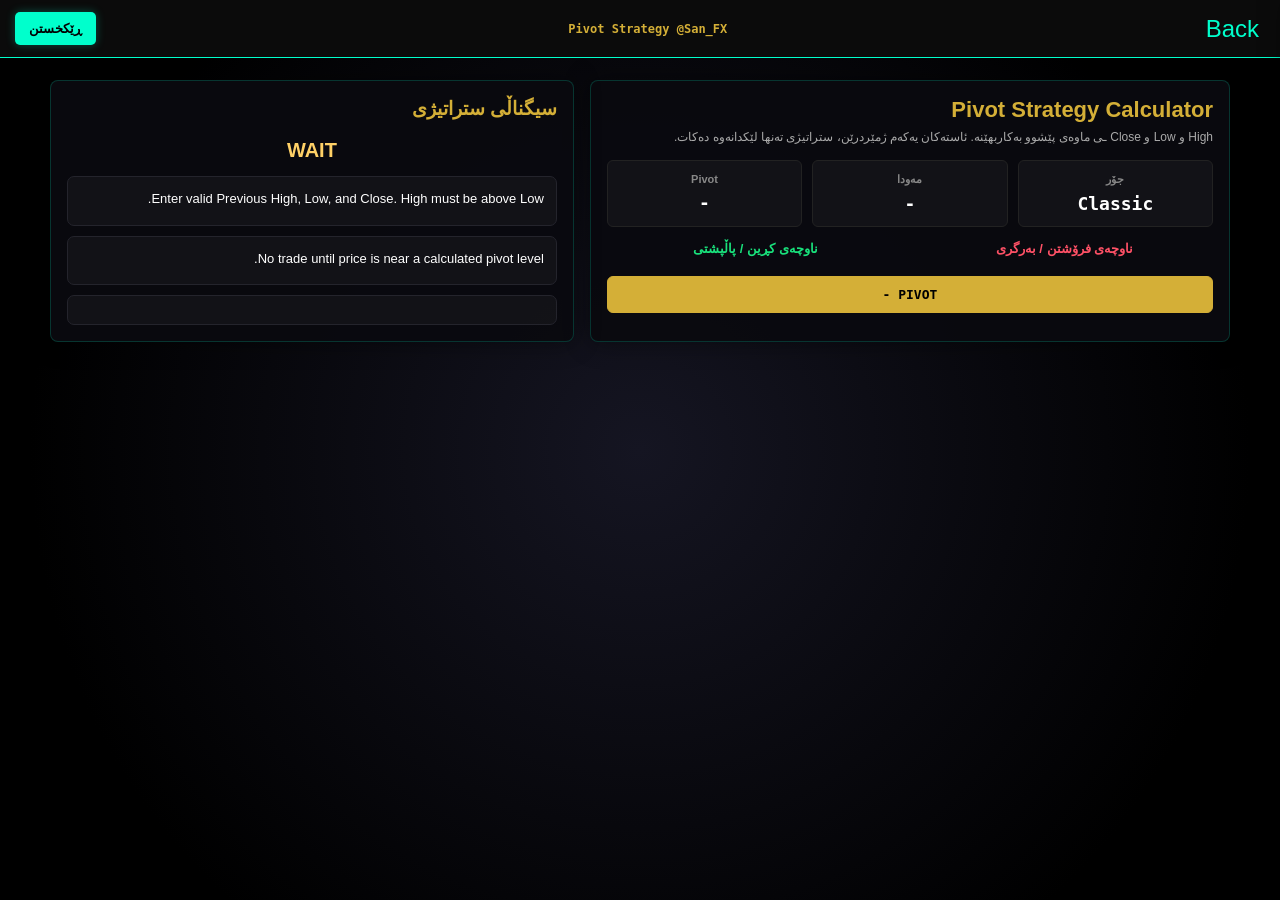
<file: pivot.html>
<!DOCTYPE html>
<html lang="ku" dir="rtl">
<head>
    <meta charset="UTF-8">
    <meta name="viewport" content="width=device-width, initial-scale=1.0, maximum-scale=1.0, user-scalable=no">
    <title>San FX - Pivot Strategy</title>
    <style>
        :root {
            --neon-cyan: #00ffcc;
            --neon-gold: #d4af37;
            --neon-purple: #b366ff;
            --neon-orange: #ff9900;
            --buy: #19e27c;
            --sell: #ff5166;
            --wait: #ffd166;
            --bg: #050508;
            --panel: rgba(10, 10, 15, 0.94);
        }

        * { box-sizing: border-box; }
        body {
            margin: 0;
            min-height: 100vh;
            background: radial-gradient(circle at center, #151522 0%, #000 78%);
            color: #fff;
            font-family: 'Segoe UI', Tahoma, Arial, sans-serif;
            user-select: none;
            -webkit-user-select: none;
            overflow-x: hidden;
        }

        .header {
            position: sticky;
            top: 0;
            z-index: 20;
            display: flex;
            align-items: center;
            justify-content: space-between;
            gap: 12px;
            padding: 12px 15px;
            background: rgba(12, 12, 12, 0.95);
            border-bottom: 1px solid var(--neon-cyan);
            direction: ltr;
            backdrop-filter: blur(5px);
        }

        .menu-toggle, .calc-btn {
            border: none;
            border-radius: 5px;
            background: var(--neon-cyan);
            color: #000;
            padding: 9px 14px;
            font-weight: 900;
            cursor: pointer;
            box-shadow: 0 0 10px rgba(0, 255, 204, 0.28);
        }

        .brand { color: var(--neon-gold); font-weight: 900; font-family: monospace; font-size: 12px; }
        .back-arrow-btn { color: var(--neon-cyan); text-decoration: none; font-size: 24px; padding: 0 6px; }

        .sidebar {
            position: fixed;
            top: 0;
            width: 318px;
            height: 100%;
            background: #0a0a0f;
            z-index: 100;
            transition: 0.28s;
            padding: 72px 18px 20px;
            overflow-y: auto;
            box-shadow: 0 0 24px rgba(0,0,0,0.9);
        }
        html[dir="rtl"] .sidebar { right: -330px; border-left: 1px solid var(--neon-cyan); direction: rtl; }
        html[dir="rtl"] .sidebar.active { right: 0; }
        html[dir="ltr"] .sidebar { left: -330px; border-right: 1px solid var(--neon-cyan); direction: ltr; }
        html[dir="ltr"] .sidebar.active { left: 0; }
        .close-menu { position: absolute; top: 15px; border: 1px solid var(--neon-cyan); background: transparent; color: var(--neon-cyan); border-radius: 4px; padding: 4px 9px; cursor: pointer; }
        html[dir="rtl"] .close-menu { left: 15px; }
        html[dir="ltr"] .close-menu { right: 15px; }

        .menu-item { margin-bottom: 14px; padding-bottom: 14px; border-bottom: 1px solid #222; }
        .menu-item label { display: block; margin-bottom: 7px; color: var(--neon-cyan); font-size: 12px; font-weight: 900; text-align: center; }
        input, select {
            width: 100%;
            padding: 10px;
            border: 1px solid #444;
            border-radius: 5px;
            background: #050505;
            color: #fff;
            font-size: 15px;
            font-family: monospace;
            font-weight: 800;
            text-align: center;
            outline: none;
        }
        input:focus, select:focus { border-color: var(--neon-cyan); box-shadow: 0 0 12px rgba(0,255,204,0.14); }

        .wrap {
            width: min(1180px, calc(100vw - 28px));
            margin: 22px auto 32px;
            display: grid;
            grid-template-columns: 1.1fr 0.9fr;
            gap: 16px;
        }

        .panel {
            background: var(--panel);
            border: 1px solid rgba(0,255,204,0.18);
            border-radius: 8px;
            padding: 16px;
            box-shadow: 0 0 26px rgba(0,0,0,0.45);
        }

        .title { margin: 0 0 5px; color: var(--neon-gold); font-size: 22px; letter-spacing: 0; }
        .sub { color: #aaa; font-size: 12px; margin-bottom: 14px; line-height: 1.5; }

        .summary {
            display: grid;
            grid-template-columns: repeat(3, 1fr);
            gap: 10px;
            margin-bottom: 14px;
        }
        .metric { border: 1px solid #222; border-radius: 6px; padding: 12px; background: rgba(255,255,255,0.035); text-align: center; }
        .metric b { display: block; color: #888; font-size: 11px; margin-bottom: 7px; }
        .metric span { color: #fff; font-family: monospace; font-weight: 900; font-size: 18px; }

        .levels {
            display: grid;
            grid-template-columns: 1fr 1fr;
            gap: 12px;
        }
        .side-title { margin: 0 0 8px; font-size: 13px; text-align: center; }
        .buy-title { color: var(--buy); }
        .sell-title { color: var(--sell); }
        .level-row {
            display: grid;
            grid-template-columns: 52px 1fr;
            gap: 8px;
            align-items: center;
            min-height: 36px;
            margin-bottom: 7px;
        }
        .tag { border-radius: 5px; padding: 8px 6px; background: #101015; text-align: center; font-weight: 900; font-size: 12px; border: 1px solid #2a2a35; }
        .price { border-radius: 5px; padding: 8px; background: #050505; border: 1px solid #24242c; text-align: center; font-family: monospace; font-weight: 900; }
        .res .tag, .res .price { border-color: rgba(255,81,102,0.55); }
        .sup .tag, .sup .price { border-color: rgba(25,226,124,0.55); }
        .near .tag, .near .price { border-color: var(--neon-orange); box-shadow: 0 0 14px rgba(255,153,0,0.22); }
        .pivot-line { margin: 12px 0; border: 1px solid var(--neon-gold); color: #000; background: var(--neon-gold); border-radius: 6px; padding: 10px; text-align: center; font-family: monospace; font-weight: 900; }

        .signal { display: grid; gap: 10px; }
        .signal-card { border: 1px solid #24242c; border-radius: 7px; background: rgba(255,255,255,0.035); padding: 12px; line-height: 1.5; font-size: 13px; }
        .signal-card b { color: var(--neon-cyan); }
        .bias { font-size: 20px; font-weight: 900; text-align: center; }
        .bias.buy { color: var(--buy); }
        .bias.sell { color: var(--sell); }
        .bias.wait { color: var(--wait); }
        .formula { font-family: monospace; color: #bbb; font-size: 11px; line-height: 1.6; }

        @media (max-width: 860px) {
            .wrap { grid-template-columns: 1fr; }
            .summary { grid-template-columns: 1fr; }
            .levels { grid-template-columns: 1fr; }
        }
    </style>
</head>
<body oncontextmenu="return false;">
    <div class="header">
        <button class="menu-toggle" id="btn-menu" data-i18n="btn_menu">Settings</button>
        <div class="brand">Pivot Strategy @San_FX</div>
        <a href="index.html?showHub=true" class="back-arrow-btn">Back</a>
    </div>

    <aside class="sidebar" id="sidebar">
        <button class="close-menu" id="btn-close-menu">X</button>
        <h3 style="color:var(--neon-cyan);text-align:center;margin-top:0;" data-i18n="side_title">Pivot Strategy</h3>

        <div class="menu-item">
            <label data-i18n="lbl_method">Pivot Method</label>
            <select id="pivotMethod">
                <option value="classic">Classic Floor</option>
                <option value="fibonacci">Fibonacci</option>
                <option value="camarilla">Camarilla</option>
                <option value="woodie">Woodie</option>
                <option value="demark">DeMark</option>
            </select>
        </div>
        <div class="menu-item">
            <label data-i18n="lbl_high">Previous High</label>
            <input type="number" id="pivotHigh" step="0.01" placeholder="High">
        </div>
        <div class="menu-item">
            <label data-i18n="lbl_low">Previous Low</label>
            <input type="number" id="pivotLow" step="0.01" placeholder="Low">
        </div>
        <div class="menu-item">
            <label data-i18n="lbl_close">Previous Close</label>
            <input type="number" id="pivotClose" step="0.01" placeholder="Close">
        </div>
        <div class="menu-item">
            <label data-i18n="lbl_open">Previous Open (DeMark)</label>
            <input type="number" id="pivotOpen" step="0.01" placeholder="Open">
        </div>
        <div class="menu-item">
            <label data-i18n="lbl_current">Current Price</label>
            <input type="number" id="pivotCurrent" step="0.01" placeholder="Current">
        </div>
        <div class="menu-item">
            <label data-i18n="lbl_trend">Market Bias Filter</label>
            <select id="pivotTrend">
                <option value="neutral">Neutral</option>
                <option value="up">UP</option>
                <option value="down">DOWN</option>
            </select>
        </div>
        <button class="calc-btn" id="btnCalc" data-i18n="btn_calc" style="width:100%;">Calculate</button>
    </aside>

    <main class="wrap">
        <section class="panel">
            <h1 class="title" data-i18n="main_title">Pivot Strategy Calculator</h1>
            <div class="sub" data-i18n="main_sub">Use previous High, Low, and Close. Levels are calculated first; the strategy only interprets price around those levels.</div>

            <div class="summary">
                <div class="metric"><b data-i18n="sum_method">Method</b><span id="sumMethod">Classic</span></div>
                <div class="metric"><b data-i18n="sum_range">Range</b><span id="sumRange">-</span></div>
                <div class="metric"><b data-i18n="sum_pivot">Pivot</b><span id="sumPivot">-</span></div>
            </div>

            <div class="levels">
                <div>
                    <h3 class="side-title sell-title" data-i18n="res_title">Sell Zones / Resistance</h3>
                    <div id="resLevels"></div>
                </div>
                <div>
                    <h3 class="side-title buy-title" data-i18n="sup_title">Buy Zones / Support</h3>
                    <div id="supLevels"></div>
                </div>
            </div>
            <div class="pivot-line" id="pivotLine">PIVOT -</div>
        </section>

        <section class="panel signal">
            <h2 class="title" style="font-size:19px;" data-i18n="strategy_title">Strategy Signal</h2>
            <div id="biasBox" class="bias wait">WAIT</div>
            <div class="signal-card" id="nearestBox">Enter High / Low / Close.</div>
            <div class="signal-card" id="planBox">No trade until price is near a calculated pivot level.</div>
            <div class="signal-card formula" id="formulaBox"></div>
        </section>
    </main>

    <script>
        const lexicon = {
            ku: {
                btn_menu: "ڕێکخستن", side_title: "ستراتیژی Pivot", lbl_method: "جۆری Pivot", lbl_high: "High ـی پێشوو", lbl_low: "Low ـی پێشوو", lbl_close: "Close ـی پێشوو", lbl_open: "Open ـی پێشوو (DeMark)", lbl_current: "نرخی ئێستا", lbl_trend: "فلتەری ئاراستە", btn_calc: "ژماردن",
                main_title: "Pivot Strategy Calculator", main_sub: "High و Low و Close ـی ماوەی پێشوو بەکاربهێنە. ئاستەکان یەکەم ژمێردرێن، ستراتیژی تەنها لێکدانەوە دەکات.", sum_method: "جۆر", sum_range: "مەودا", sum_pivot: "Pivot", res_title: "ناوچەی فرۆشتن / بەرگری", sup_title: "ناوچەی کڕین / پاڵپشتی", strategy_title: "سیگناڵی ستراتیژی"
            },
            ar: {
                btn_menu: "إعدادات", side_title: "استراتيجية Pivot", lbl_method: "نوع Pivot", lbl_high: "القمة السابقة", lbl_low: "القاع السابق", lbl_close: "الإغلاق السابق", lbl_open: "الافتتاح السابق (DeMark)", lbl_current: "السعر الحالي", lbl_trend: "فلتر الاتجاه", btn_calc: "حساب",
                main_title: "حاسبة استراتيجية Pivot", main_sub: "استخدم قمة وقاع وإغلاق الفترة السابقة. يتم حساب المستويات أولا، ثم يتم تفسير السعر حولها.", sum_method: "النوع", sum_range: "المدى", sum_pivot: "Pivot", res_title: "مناطق بيع / مقاومة", sup_title: "مناطق شراء / دعم", strategy_title: "إشارة الاستراتيجية"
            },
            en: {
                btn_menu: "Settings", side_title: "Pivot Strategy", lbl_method: "Pivot Method", lbl_high: "Previous High", lbl_low: "Previous Low", lbl_close: "Previous Close", lbl_open: "Previous Open (DeMark)", lbl_current: "Current Price", lbl_trend: "Market Bias Filter", btn_calc: "Calculate",
                main_title: "Pivot Strategy Calculator", main_sub: "Use previous High, Low, and Close. Levels are calculated first; the strategy only interprets price around those levels.", sum_method: "Method", sum_range: "Range", sum_pivot: "Pivot", res_title: "Sell Zones / Resistance", sup_title: "Buy Zones / Support", strategy_title: "Strategy Signal"
            }
        };

        const ids = ["pivotMethod", "pivotHigh", "pivotLow", "pivotClose", "pivotOpen", "pivotCurrent", "pivotTrend"];
        let currentLang = "ku";

        function applyLanguage() {
            try { currentLang = localStorage.getItem("rfx_lang") || "ku"; } catch(e) {}
            document.documentElement.lang = currentLang;
            document.documentElement.dir = currentLang === "en" ? "ltr" : "rtl";
            document.querySelectorAll("[data-i18n]").forEach(el => {
                const key = el.getAttribute("data-i18n");
                if (lexicon[currentLang] && lexicon[currentLang][key]) el.textContent = lexicon[currentLang][key];
            });
        }

        function saveSettings() {
            try { ids.forEach(id => localStorage.setItem("rfx_pivot_" + id, document.getElementById(id).value)); } catch(e) {}
        }

        function loadSettings() {
            try {
                ids.forEach(id => {
                    const value = localStorage.getItem("rfx_pivot_" + id);
                    if (value !== null) document.getElementById(id).value = value;
                });
            } catch(e) {}
        }

        function num(id) {
            const value = parseFloat(document.getElementById(id).value);
            return Number.isFinite(value) ? value : NaN;
        }

        function fmt(value) {
            if (!Number.isFinite(value)) return "-";
            const abs = Math.abs(value);
            return value.toFixed(abs >= 100 ? 2 : abs >= 1 ? 4 : 6);
        }

        function calculatePivotLevels(method, high, low, close, open) {
            const range = high - low;
            if (method === "fibonacci") {
                const p = (high + low + close) / 3;
                return { method: "Fibonacci", pivot: p, range, resistance: [p + range * 0.382, p + range * 0.618, p + range, p + range * 1.272], support: [p - range * 0.382, p - range * 0.618, p - range, p - range * 1.272], formula: "P=(H+L+C)/3; R/S = P +/- Range x 0.382, 0.618, 1.000, 1.272" };
            }
            if (method === "camarilla") {
                return { method: "Camarilla", pivot: (high + low + close) / 3, range, resistance: [close + range * 1.1 / 12, close + range * 1.1 / 6, close + range * 1.1 / 4, close + range * 1.1 / 2], support: [close - range * 1.1 / 12, close - range * 1.1 / 6, close - range * 1.1 / 4, close - range * 1.1 / 2], formula: "Camarilla: R/S = C +/- Range x 1.1 / 12, 6, 4, 2" };
            }
            if (method === "woodie") {
                const p = (high + low + 2 * close) / 4;
                return { method: "Woodie", pivot: p, range, resistance: [2 * p - low, p + range, high + 2 * (p - low), p + 3 * range], support: [2 * p - high, p - range, low - 2 * (high - p), p - 3 * range], formula: "Woodie: P=(H+L+2C)/4; R1=2P-L; S1=2P-H" };
            }
            if (method === "demark") {
                const referenceOpen = Number.isFinite(open) ? open : close;
                const x = close < referenceOpen ? high + 2 * low + close : close > referenceOpen ? 2 * high + low + close : high + low + 2 * close;
                const p = x / 4;
                return { method: "DeMark", pivot: p, range, resistance: [x / 2 - low], support: [x / 2 - high], formula: "DeMark: if C<O then X=H+2L+C; if C>O then X=2H+L+C; else X=H+L+2C. P=X/4; R1=X/2-L; S1=X/2-H" };
            }
            const p = (high + low + close) / 3;
            return { method: "Classic Floor", pivot: p, range, resistance: [2 * p - low, p + range, high + 2 * (p - low), p + 3 * range], support: [2 * p - high, p - range, low - 2 * (high - p), p - 3 * range], formula: "Classic: P=(H+L+C)/3; R1=2P-L; S1=2P-H; R2=P+Range; S2=P-Range" };
        }

        function flatten(levels) {
            return levels.support.map((price, i) => ({ name: "S" + (i + 1), price, type: "support" }))
                .concat([{ name: "P", price: levels.pivot, type: "pivot" }])
                .concat(levels.resistance.map((price, i) => ({ name: "R" + (i + 1), price, type: "resistance" })))
                .sort((a, b) => a.price - b.price);
        }

        function nearestLevels(current, levels) {
            const all = flatten(levels);
            const below = [...all].reverse().find(level => level.price <= current) || all[0];
            const above = all.find(level => level.price >= current) || all[all.length - 1];
            const nearest = all.reduce((best, level) => {
                const d = Math.abs(current - level.price);
                return !best || d < best.distance ? { ...level, distance: d, signed: current - level.price } : best;
            }, null);
            const gap = Math.abs(above.price - below.price) || levels.range || Math.abs(levels.pivot) * 0.002 || 1;
            return { all, below, above, nearest, tolerance: Math.max(gap * 0.12, Math.abs(levels.pivot) * 0.00025) };
        }

        function strategy(current, levels, trend) {
            if (!Number.isFinite(current)) return { bias: "WAIT", cls: "wait", text: "Enter current price for strategy interpretation.", entry: "-", sl: "-", tp: "-" };
            const n = nearestLevels(current, levels);
            const fromSupport = n.below.type === "support" && current - n.below.price <= n.tolerance;
            const fromResistance = n.above.type === "resistance" && n.above.price - current <= n.tolerance;
            const idxBelow = n.all.indexOf(n.below);
            const idxAbove = n.all.indexOf(n.above);
            if (fromSupport && trend !== "down") {
                const targets = n.all.slice(idxBelow + 1, idxBelow + 4).map(l => l.name + " " + fmt(l.price)).join(" | ");
                const sl = n.all[idxBelow - 1] || n.below;
                return { bias: "BUY ZONE / SUPPORT", cls: "buy", text: "Price is near calculated support " + n.below.name + ". This is a candidate reaction zone, not a guaranteed reversal.", entry: fmt(n.below.price - n.tolerance) + " - " + fmt(n.below.price + n.tolerance), sl: sl.name + " " + fmt(sl.price), tp: targets || "-" };
            }
            if (fromResistance && trend !== "up") {
                const targets = n.all.slice(Math.max(0, idxAbove - 3), idxAbove).reverse().map(l => l.name + " " + fmt(l.price)).join(" | ");
                const sl = n.all[idxAbove + 1] || n.above;
                return { bias: "SELL ZONE / RESISTANCE", cls: "sell", text: "Price is near calculated resistance " + n.above.name + ". This is a candidate reaction zone, not a guaranteed reversal.", entry: fmt(n.above.price - n.tolerance) + " - " + fmt(n.above.price + n.tolerance), sl: sl.name + " " + fmt(sl.price), tp: targets || "-" };
            }
            if (n.nearest.distance <= n.tolerance) {
                return { bias: "BREAKOUT / WAIT", cls: "wait", text: "Price has crossed or is sitting on " + n.nearest.name + ". Wait for acceptance or rejection before using the next pivot level.", entry: "-", sl: "-", tp: "-" };
            }
            return { bias: "WAIT / NO TRADE", cls: "wait", text: "Price is between " + n.below.name + " " + fmt(n.below.price) + " and " + n.above.name + " " + fmt(n.above.price) + ". No strong pivot entry.", entry: "-", sl: "-", tp: "-" };
        }

        function drawLevel(container, levels, prefix, kind, currentInfo) {
            container.innerHTML = "";
            levels.slice().reverse().forEach((price, i) => {
                const index = levels.length - i;
                const name = prefix + index;
                const near = currentInfo && currentInfo.nearest.name === name ? " near" : "";
                container.insertAdjacentHTML("beforeend", '<div class="level-row ' + kind + near + '"><div class="tag">' + name + '</div><div class="price">' + fmt(price) + '</div></div>');
            });
        }

        function updatePivot() {
            saveSettings();
            const high = num("pivotHigh"), low = num("pivotLow"), close = num("pivotClose"), open = num("pivotOpen"), current = num("pivotCurrent");
            const method = document.getElementById("pivotMethod").value;
            const trend = document.getElementById("pivotTrend").value;
            if (!Number.isFinite(high) || !Number.isFinite(low) || !Number.isFinite(close) || high <= low) {
                document.getElementById("nearestBox").textContent = "Enter valid Previous High, Low, and Close. High must be above Low.";
                return;
            }
            const levels = calculatePivotLevels(method, high, low, close, open);
            const near = Number.isFinite(current) ? nearestLevels(current, levels) : null;
            const sig = strategy(current, levels, trend);

            document.getElementById("sumMethod").textContent = levels.method;
            document.getElementById("sumRange").textContent = fmt(levels.range);
            document.getElementById("sumPivot").textContent = fmt(levels.pivot);
            document.getElementById("pivotLine").textContent = "PIVOT " + fmt(levels.pivot);
            drawLevel(document.getElementById("resLevels"), levels.resistance, "R", "res", near);
            drawLevel(document.getElementById("supLevels"), levels.support, "S", "sup", near);

            const biasBox = document.getElementById("biasBox");
            biasBox.textContent = sig.bias;
            biasBox.className = "bias " + sig.cls;
            document.getElementById("nearestBox").innerHTML = near ? "<b>Nearest:</b> " + near.nearest.name + " " + fmt(near.nearest.price) + "<br><b>Distance:</b> " + fmt(near.nearest.signed) + "<br><b>Support:</b> " + near.below.name + " " + fmt(near.below.price) + "<br><b>Resistance:</b> " + near.above.name + " " + fmt(near.above.price) : "Enter current price for nearest-level detection.";
            document.getElementById("planBox").innerHTML = "<b>Why:</b> " + sig.text + "<br><b>Entry Zone:</b> " + sig.entry + "<br><b>SL / Invalidation:</b> " + sig.sl + "<br><b>TP:</b> " + sig.tp;
            document.getElementById("formulaBox").textContent = levels.formula;
        }

        document.addEventListener("DOMContentLoaded", () => {
            const sidebar = document.getElementById("sidebar");
            document.getElementById("btn-menu").addEventListener("click", e => { e.stopPropagation(); sidebar.classList.toggle("active"); });
            document.getElementById("btn-close-menu").addEventListener("click", () => sidebar.classList.remove("active"));
            document.getElementById("btnCalc").addEventListener("click", () => { updatePivot(); sidebar.classList.remove("active"); });
            ids.forEach(id => {
                const el = document.getElementById(id);
                el.addEventListener("input", updatePivot);
                el.addEventListener("change", updatePivot);
            });
            applyLanguage();
            loadSettings();
            updatePivot();
        });
    </script>
</body>
</html>
</file>
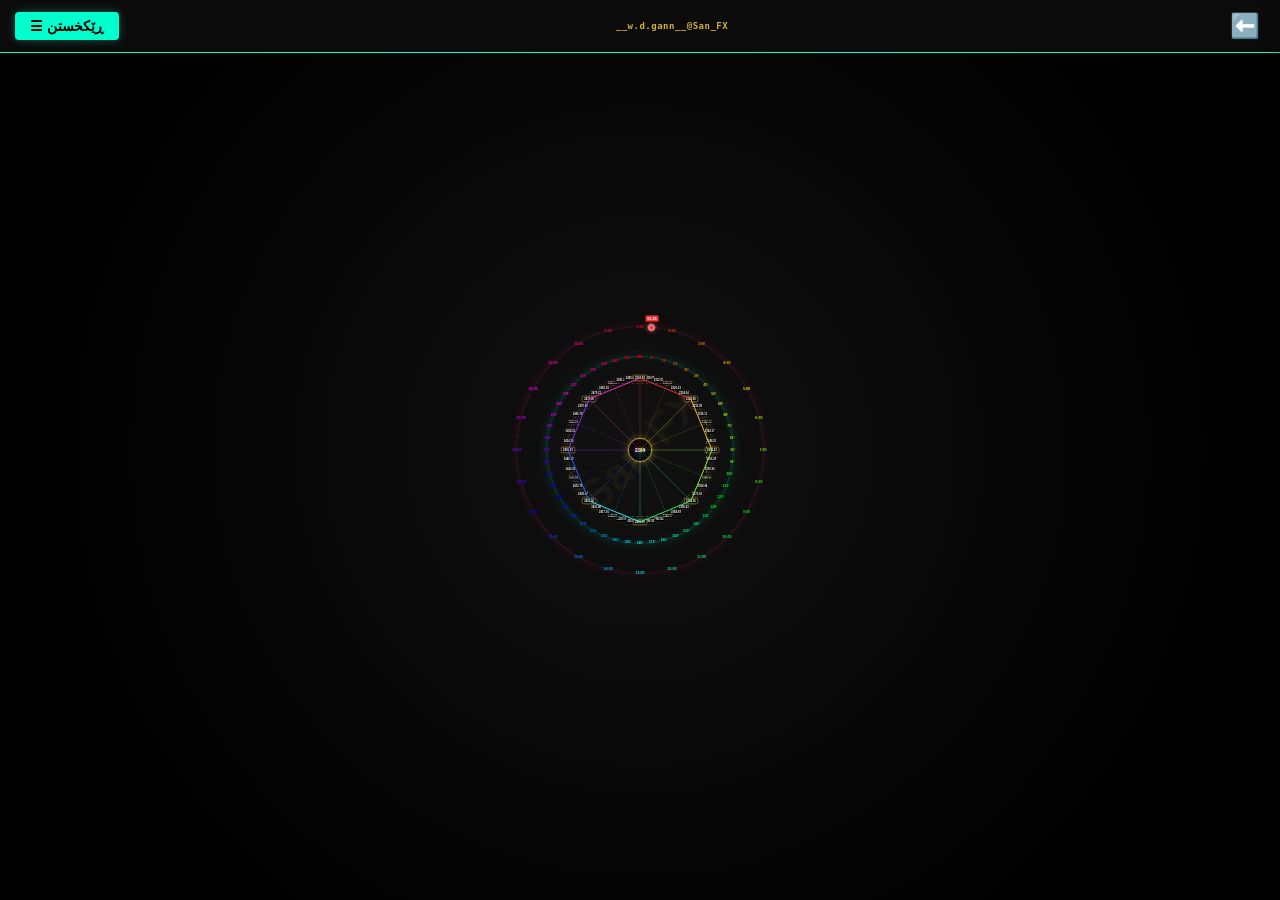
<file: planetary.html>
<!DOCTYPE html>
<html lang="ku" dir="rtl">
<head>
    <meta charset="UTF-8">
    <meta name="viewport" content="width=device-width, initial-scale=1.0, maximum-scale=1.0, user-scalable=no">
    <title>San FX - Gann Wheel</title>
    <style>
        :root { --neon-cyan: #00ffcc; --neon-gold: #d4af37; --neon-pink: #ff3399; --neon-purple: #b366ff; --bg-dark: #000; }
        body { background: #000; margin: 0; overflow: hidden; font-family: sans-serif; touch-action: none; color: white; direction: ltr; user-select: none; -webkit-user-select: none; -webkit-touch-callout: none; }
        
        /* Header & Sidebar */
        .header { position: fixed; top: 0; width: 100%; background: rgba(12, 12, 12, 0.95); padding: 12px 15px; border-bottom: 1px solid var(--neon-cyan); z-index: 9999; display: flex; align-items: center; justify-content: space-between; box-sizing: border-box; backdrop-filter: blur(5px); direction: ltr;}
        .menu-toggle { background: var(--neon-cyan); border: none; color: #000; padding: 6px 15px; border-radius: 4px; font-weight: bold; cursor: pointer; font-size: 14px; box-shadow: 0 0 10px rgba(0, 255, 204, 0.3); order: 1; }
        
        .center-brand-text { color: var(--neon-gold); font-weight: bold; font-size: 9px; font-family: monospace; order: 2; flex: 1; text-align: center; letter-spacing: 0.5px; white-space: nowrap; overflow: hidden; text-overflow: ellipsis; padding: 0 5px; }
        
        .back-arrow-btn { background: transparent; border: none; color: var(--neon-cyan); font-size: 24px; cursor: pointer; transition: 0.3s; padding: 0 5px; display: flex; align-items: center; order: 3; text-decoration: none;}
        .back-arrow-btn:active { transform: scale(0.9); color: #fff; }
        
        /* سیستەمی زیرەک بۆ مینوو بەپێی زمان */
        .sidebar { position: fixed; top: 0; width: 310px; height: 100%; background: #0a0a0f; z-index: 9999999; transition: 0.3s; padding: 85px 20px 20px 20px; box-sizing: border-box; overflow-y: auto; box-shadow: 0 0 20px rgba(0,0,0,0.9); }
        
        html[dir="rtl"] .sidebar { right: -320px; border-left: 1px solid var(--neon-cyan); direction: rtl; }
        html[dir="rtl"] .sidebar.active { right: 0; }
        html[dir="rtl"] .close-menu { left: 15px; right: auto; }
        
        html[dir="ltr"] .sidebar { left: -320px; border-right: 1px solid var(--neon-cyan); direction: ltr; }
        html[dir="ltr"] .sidebar.active { left: 0; }
        html[dir="ltr"] .close-menu { right: 15px; left: auto; }

        .close-menu { position: absolute; top: 15px; background: none; border: 1px solid var(--neon-cyan); color: var(--neon-cyan); padding: 2px 8px; cursor: pointer; border-radius: 4px; font-weight: bold; }
        
        /* Form Inputs */
        .menu-item { margin-top: 15px; border-bottom: 1px solid #222; padding-bottom: 15px; }
        .menu-item label { display: block; color: var(--neon-cyan); font-size: 12px; margin-bottom: 6px; font-weight: bold; text-align: center; }
        input, select { background: #0a0a0a; border: 1px solid #444; color: #fff; padding: 8px; border-radius: 5px; font-size: 14px; outline: none; width: 100%; box-sizing: border-box; text-align: center; font-weight: bold; font-family: monospace;}
        input:focus, select:focus { border-color: var(--neon-cyan); }
        .toggle-group { display: flex; align-items: center; justify-content: center; gap: 8px; color: var(--neon-gold); font-size: 13px; font-weight: bold; margin-top: 10px; }
        .toggle-group input { width: auto; transform: scale(1.2); accent-color: var(--neon-gold); }
        
        /* Calculator Box */
        .calculator-box { background: rgba(0, 255, 204, 0.05); padding: 12px; border-radius: 6px; border: 1px dashed #00ffcc; margin-bottom: 15px; margin-top: 15px; text-align: center; }
        .calculator-box label { color: #00ffcc; font-size: 13px; margin-bottom: 8px; display: block; font-weight: bold; }
        .calc-result { color: #fff; font-weight: bold; margin-top: 10px; font-size: 15px; background: #000; padding: 5px; border-radius: 4px; border: 1px solid #333;}
        
        /* Map Area */
        #viewport-maps { position: absolute; top: 0; left: 0; width: 100vw; height: 100vh; overflow: hidden; display: block; z-index: 10; background: radial-gradient(circle at center, #111 0%, #000 80%);}
        .map-area { position: absolute; width: 6000px; height: 6000px; display: flex; align-items: center; justify-content: center; cursor: grab; }
        .map-area:active { cursor: grabbing; }
        #zoom-layer { position: relative; transform-origin: center; display: flex; align-items: center; justify-content: center;}
        
        /* Planetary Styles */
        .master-wheel { position: relative; width: 1000px; height: 1000px; display: block; }
        .ring { position: absolute; top: 50%; left: 50%; transform: translate(-50%, -50%); border-radius: 50%; pointer-events: none; }
        .price-ring { width: 480px; height: 480px; border: 2px dashed rgba(212, 175, 55, 0.4); box-shadow: 0 0 25px rgba(212, 175, 55, 0.15), inset 0 0 15px rgba(212, 175, 55, 0.1); }
        .angle-ring { width: 620px; height: 620px; border: 2px solid rgba(0, 255, 204, 0.3); box-shadow: 0 0 35px rgba(0, 255, 204, 0.15), inset 0 0 20px rgba(0, 255, 204, 0.1); }
        .time-ring { width: 820px; height: 820px; border: 2px dotted rgba(255, 51, 153, 0.5); box-shadow: 0 0 40px rgba(255, 51, 153, 0.1), inset 0 0 20px rgba(255, 51, 153, 0.05); }
        .center-box { position: absolute; top: 50%; left: 50%; transform: translate(-50%, -50%); width: 75px; height: 75px; background: #050505; border: 3px solid #d4af37; border-radius: 50%; display: flex; align-items: center; justify-content: center; font-weight: bold; color: #fff; font-size: 15px; z-index: 100; box-shadow: 0 0 25px rgba(212, 175, 55, 0.5); text-shadow: 0 0 5px #d4af37;}
        .node { position: absolute; transform: translate(-50%, -50%); white-space: nowrap; font-weight: bold; pointer-events: none; }
        .price-node { color: #fff; font-size: 9px; background: rgba(0,0,0,0.85); padding: 3px 5px; border: 1px solid #444; border-radius: 4px; z-index: 80; }
        .angle-node { font-size: 11px; z-index: 70; font-weight: bold; text-shadow: 0 0 5px #000; }
        .time-node { color: #00ffcc; font-size: 12px; z-index: 60; opacity: 0.9; }
        .time-marker { width: 16px; height: 16px; background: #ff3333; border-radius: 50%; position: absolute; transform: translate(-50%, -50%); box-shadow: 0 0 20px #ff3333, 0 0 8px #fff; z-index: 500; border: 2px solid #fff; }
        .time-label { color: #fff; background: #ff3333; padding: 3px 6px; border-radius: 4px; font-size: 12px; font-weight: bold; position: absolute; transform: translate(-50%, -50%); z-index: 501; }
        svg { position: absolute; top: 0; left: 0; width: 100%; height: 100%; pointer-events: none; z-index: 450; }
        #smart-ruler-box { position: absolute; background: rgba(10, 15, 25, 0.95); border: 1px solid #00ffcc; padding: 10px 15px; border-radius: 8px; color: #fff; font-size: 14px; font-weight: bold; pointer-events: none; display: none; z-index: 1000; box-shadow: 0 0 25px rgba(0, 255, 204, 0.4); text-align: left; transform: translate(-50%, -50%); }
    </style>
</head>
<body oncontextmenu="return false;">

    <div class="header">
        <button class="menu-toggle" id="btn-menu" data-i18n="btn_menu">☰ ڕێکخستن</button>
        <div class="center-brand-text">__w.d.gann__@San_FX</div>
        <a href="index.html?showHub=true" class="back-arrow-btn">⬅️</a>
    </div>

    <div class="sidebar" id="sidebar">
        <button class="close-menu" id="btn-close-menu">✕</button>
        
        <h3 style="color: var(--neon-gold); text-align: center; border-bottom: 1px dashed #444; padding-bottom: 10px; margin-top: 0;" data-i18n="opt_plan">🎡 نەخشەی گەن (Wheel)</h3>

        <div id="controls-planetary">
            <div class="calculator-box">
                <label data-i18n="lbl_calc">🧮 حیساباتی پلەی بازاڕ</label>
                <input type="number" id="calcBase" data-i18n-ph="calc_ph1" placeholder="نرخی سەنتەر (دەستپێک)" oninput="window.calcGannAngle()" style="margin-bottom: 6px;">
                <input type="number" id="calcRetrace" data-i18n-ph="calc_ph2" placeholder="یەکەم گەڕانەوە (لوتکە/بنکە)" oninput="window.calcGannAngle()">
                <div class="calc-result" id="calcResult" data-i18n="calc_res_empty">پلەی بازاڕ: --°</div>
            </div>
            
            <div class="menu-item"><label data-i18n="lbl_plan_center">سەنتەری نەخشەی گەن</label><input type="number" id="planPrice" value="2304"></div>
            
            <div class="menu-item"><label data-i18n="lbl_plan_dir">ئاڕاستە و شێوە و سووڕ</label>
                <select id="planTrend" style="margin-bottom: 5px;">
                    <option value="up" data-i18n="opt_up">UP (+)</option>
                    <option value="down" data-i18n="opt_down">DOWN (-)</option>
                </select>
                <select id="planShape" style="margin-bottom: 5px;">
                    <option value="120" data-i18n="shp_3">٣ گۆشە (120°)</option><option value="90" data-i18n="shp_4">٤ گۆشە (90°)</option><option value="72" data-i18n="shp_5">٥ گۆشە (72°)</option>
                    <option value="60" data-i18n="shp_6">٦ گۆشە (60°)</option><option value="51.4285" data-i18n="shp_7">٧ گۆشە (51.4°)</option><option value="45" selected data-i18n="shp_8">٨ گۆشە (45°)</option>
                    <option value="40" data-i18n="shp_9">٩ گۆشە (40°)</option><option value="36" data-i18n="shp_10">١٠ گۆشە (36°)</option><option value="32.7272" data-i18n="shp_11">١١ گۆشە (32.7°)</option>
                    <option value="30" data-i18n="shp_12">١٢ گۆشە (30°)</option><option value="27.6923" data-i18n="shp_13">١٣ گۆشە (27.6°)</option><option value="25.7142" data-i18n="shp_14">١٤ گۆشە (25.7°)</option>
                    <option value="24" data-i18n="shp_15">١٥ گۆشە (24°)</option><option value="22.5" data-i18n="shp_16">١٦ گۆشە (22.5°)</option><option value="21.1764" data-i18n="shp_17">١٧ گۆشە (21.1°)</option>
                    <option value="20" data-i18n="shp_18">١٨ گۆشە (20°)</option><option value="18.9473" data-i18n="shp_19">١٩ گۆشە (18.9°)</option><option value="18" data-i18n="shp_20">٢٠ گۆشە (18°)</option>
                    <option value="17.1428" data-i18n="shp_21">٢١ گۆشە (17.1°)</option><option value="16.3636" data-i18n="shp_22">٢٢ گۆشە (16.3°)</option><option value="15.6521" data-i18n="shp_23">٢٣ گۆشە (15.6°)</option>
                    <option value="15" data-i18n="shp_24">٢٤ گۆشە (15°)</option>
                </select>
                <select id="planCycles" style="background: #1a1a1a; color: #00ffcc; border-color: #00ffcc;">
                    <option value="1" selected data-i18n="cyc_1">١ سووڕ (360°)</option><option value="2" data-i18n="cyc_2">٢ سووڕ (720°)</option>
                    <option value="3" data-i18n="cyc_3">٣ سووڕ (1080°)</option><option value="4" data-i18n="cyc_4">٤ سووڕ (1440°)</option>
                </select>
            </div>
            
            <div class="menu-item" style="border-bottom: none; display: flex; flex-wrap: wrap; justify-content: center; gap: 15px;">
                <div class="toggle-group"><input type="checkbox" id="planShowFan"><span data-i18n="toggle_fan">هێڵی باوەشێن</span></div>
                <div class="toggle-group"><input type="checkbox" id="planShowShape" checked><span data-i18n="toggle_shape">شێوەی ئەندازەیی</span></div>
                <div class="toggle-group"><input type="checkbox" id="planShowRuler"><span data-i18n="toggle_ruler">پێوانە (Ruler)</span></div>
            </div>
        </div>
    </div>

    <div id="viewport-maps">
        <div class="map-area" id="map">
            <div id="zoom-layer">
                <div class="master-wheel" id="container-planetary">
                    <div style="position: absolute; top: 50%; left: 50%; transform: translate(-50%, -50%) rotate(-45deg); font-size: 150px; font-weight: bold; color: rgba(212, 175, 55, 0.05); pointer-events: none; text-align: center; white-space: nowrap; z-index: 0;">San FX</div>
                    <div class="ring price-ring"></div><div class="ring angle-ring"></div><div class="ring time-ring"></div>
                    <div class="center-box" id="displayCenter">2304</div>
                    <svg id="svg-layer-plan"></svg>
                    <div id="smart-ruler-box"><div style="color:#d4af37;border-bottom:1px dashed #444;padding-bottom:4px;margin-bottom:4px;" data-i18n="ruler_target">🎯 نیشانە</div><div><span style="color:#888;font-size:12px;width:40px;display:inline-block;" data-i18n="ruler_ang">گۆشە:</span> <b id="ruler-ang-val" style="color:#00ffcc;">0°</b></div><div><span style="color:#888;font-size:12px;width:40px;display:inline-block;" data-i18n="ruler_prc">نرخ:</span> <b id="ruler-prc-val" style="color:#ff3399;">0.00</b></div></div>
                </div>
            </div>
        </div>
    </div>

    <script>
        // بەشی زمان و فەرهەنگ
        const lexicon = {
            ku: {
                btn_menu: "☰ ڕێکخستن", opt_plan: "🎡 نەخشەی گەن (Wheel)",
                lbl_calc: "🧮 حیساباتی پلەی بازاڕ", calc_ph1: "نرخی سەنتەر (دەستپێک)", calc_ph2: "یەکەم گەڕانەوە (لوتکە/بنکە)", calc_res: "پلەی بازاڕ: ", calc_res_empty: "پلەی بازاڕ: --°",
                lbl_plan_center: "سەنتەری نەخشەی گەن", lbl_plan_dir: "ئاڕاستە و شێوە و سووڕ",
                opt_up: "📈 بەرزبوونەوە (+)", opt_down: "📉 دابەزین (-)",
                shp_3: "٣ گۆشە (120°)", shp_4: "٤ گۆشە (90°)", shp_5: "٥ گۆشە (72°)", shp_6: "٦ گۆشە (60°)", shp_7: "٧ گۆشە (51.4°)", shp_8: "٨ گۆشە (45°)", shp_9: "٩ گۆشە (40°)", shp_10: "١٠ گۆشە (36°)", shp_11: "١١ گۆشە (32.7°)", shp_12: "١٢ گۆشە (30°)", shp_13: "١٣ گۆشە (27.6°)", shp_14: "١٤ گۆشە (25.7°)", shp_15: "١٥ گۆشە (24°)", shp_16: "١٦ گۆشە (22.5°)", shp_17: "١٧ گۆشە (21.1°)", shp_18: "١٨ گۆشە (20°)", shp_19: "١٩ گۆشە (18.9°)", shp_20: "٢٠ گۆشە (18°)", shp_21: "٢١ گۆشە (17.1°)", shp_22: "٢٢ گۆشە (16.3°)", shp_23: "٢٣ گۆشە (15.6°)", shp_24: "٢٤ گۆشە (15°)",
                cyc_1: "١ سووڕ (360°)", cyc_2: "٢ سووڕ (720°)", cyc_3: "٣ سووڕ (1080°)", cyc_4: "٤ سووڕ (1440°)",
                toggle_fan: " هێڵی باوەشێن", toggle_shape: " شێوەی ئەندازەیی", toggle_ruler: " پێوانە (Ruler)",
                ruler_target: "🎯 نیشانە", ruler_ang: "گۆشە:", ruler_prc: "نرخ:"
            },
            ar: {
                btn_menu: "☰ إعدادات", opt_plan: "🎡 عجلة جان (Wheel)",
                lbl_calc: "🧮 حسابات درجة السوق", calc_ph1: "المركز (البداية)", calc_ph2: "الارتداد (قمة/قاع)", calc_res: "درجة السوق: ", calc_res_empty: "درجة السوق: --°",
                lbl_plan_center: "مركز عجلة جان", lbl_plan_dir: "الاتجاه والشكل والدورة",
                opt_up: "📈 صعود (+)", opt_down: "📉 هبوط (-)",
                shp_3: "٣ زوايا (120°)", shp_4: "٤ زوايا (90°)", shp_5: "٥ زوايا (72°)", shp_6: "٦ زوايا (60°)", shp_7: "٧ زوايا (51.4°)", shp_8: "٨ زوايا (45°)", shp_9: "٩ زوايا (40°)", shp_10: "١٠ زوايا (36°)", shp_11: "١١ زاوية (32.7°)", shp_12: "١٢ زاوية (30°)", shp_13: "١٣ زاوية (27.6°)", shp_14: "١٤ زاوية (25.7°)", shp_15: "١٥ زاوية (24°)", shp_16: "١٦ زاوية (22.5°)", shp_17: "١٧ زاوية (21.1°)", shp_18: "١٨ زاوية (20°)", shp_19: "١٩ زاوية (18.9°)", shp_20: "٢٠ زاوية (18°)", shp_21: "٢١ زاوية (17.1°)", shp_22: "٢٢ زاوية (16.3°)", shp_23: "٢٣ زاوية (15.6°)", shp_24: "٢٤ زاوية (15°)",
                cyc_1: "دورة ١ (360°)", cyc_2: "دورتين (720°)", cyc_3: "٣ دورات (1080°)", cyc_4: "٤ دورات (1440°)",
                toggle_fan: " خطوط المروحة", toggle_shape: " الشكل الهندسي", toggle_ruler: " المسطرة (Ruler)",
                ruler_target: "🎯 الهدف", ruler_ang: "الزاوية:", ruler_prc: "السعر:"
            },
            en: {
                btn_menu: "☰ Settings", opt_plan: "🎡 Gann Wheel",
                lbl_calc: "🧮 Market Degree Calc", calc_ph1: "Center Price (Start)", calc_ph2: "1st Retracement", calc_res: "Degree: ", calc_res_empty: "Degree: --°",
                lbl_plan_center: "Gann Wheel Center", lbl_plan_dir: "Direction, Shape & Cycles",
                opt_up: "📈 UP Trend (+)", opt_down: "📉 DOWN Trend (-)",
                shp_3: "Triangle (120°)", shp_4: "Square (90°)", shp_5: "Pentagon (72°)", shp_6: "Hexagon (60°)", shp_7: "Heptagon (51.4°)", shp_8: "Octagon (45°)", shp_9: "Nonagon (40°)", shp_10: "Decagon (36°)", shp_11: "Hendecagon (32.7°)", shp_12: "Dodecagon (30°)", shp_13: "13-gon (27.6°)", shp_14: "14-gon (25.7°)", shp_15: "15-gon (24°)", shp_16: "16-gon (22.5°)", shp_17: "17-gon (21.1°)", shp_18: "18-gon (20°)", shp_19: "19-gon (18.9°)", shp_20: "20-gon (18°)", shp_21: "21-gon (17.1°)", shp_22: "22-gon (16.3°)", shp_23: "23-gon (15.6°)", shp_24: "24-gon (15°)",
                cyc_1: "1 Cycle (360°)", cyc_2: "2 Cycles (720°)", cyc_3: "3 Cycles (1080°)", cyc_4: "4 Cycles (1440°)",
                toggle_fan: " Fan Lines", toggle_shape: " Geometry", toggle_ruler: " Smart Ruler",
                ruler_target: "🎯 Target", ruler_ang: "Ang:", ruler_prc: "Prc:"
            }
        };

        let currentLang = 'ku';

        function applyLanguage() {
            try { currentLang = localStorage.getItem('rfx_lang') || 'ku'; } catch(e) {}
            document.documentElement.dir = currentLang === 'en' ? 'ltr' : 'rtl';
            
            document.querySelectorAll('[data-i18n]').forEach(el => {
                const key = el.getAttribute('data-i18n');
                if (lexicon[currentLang] && lexicon[currentLang][key]) el.innerHTML = lexicon[currentLang][key];
            });
            document.querySelectorAll('[data-i18n-ph]').forEach(el => {
                const key = el.getAttribute('data-i18n-ph');
                if (lexicon[currentLang] && lexicon[currentLang][key]) el.placeholder = lexicon[currentLang][key];
            });

            // گۆڕینی ئاراستەی بۆکسەکان (Ruler Box)
            document.getElementById('smart-ruler-box').style.direction = currentLang === 'en' ? 'ltr' : 'rtl';
        }

        // کۆدی مینوو
        document.addEventListener('DOMContentLoaded', function() {
            document.getElementById('btn-menu').addEventListener('click', function(e) {
                e.stopPropagation(); document.getElementById('sidebar').classList.toggle('active');
            });
            document.getElementById('btn-close-menu').addEventListener('click', function() {
                document.getElementById('sidebar').classList.remove('active');
            });

            applyLanguage();
            loadSet();
            px = (window.innerWidth - 6000) / 2;
            py = (window.innerHeight - 6000) / 2;
            upT();
            dPl();
        });

        // پاشەکەوت و هێنانەوەی داتا
        const savedIds = ['calcBase', 'calcRetrace', 'planPrice', 'planTrend', 'planShape', 'planCycles'];
        const savedChecks = ['planShowFan', 'planShowShape', 'planShowRuler'];

        function loadSet() {
            try {
                savedIds.forEach(id => { let v = localStorage.getItem('rfx_pl_' + id); let el = document.getElementById(id); if(v !== null && el) el.value = v; });
                savedChecks.forEach(id => { let v = localStorage.getItem('rfx_pl_' + id); let el = document.getElementById(id); if(v !== null && el) el.checked = (v === 'true'); });
            } catch(e) {}
        }

        function saveSet() {
            try {
                savedIds.forEach(id => { let el = document.getElementById(id); if(el) localStorage.setItem('rfx_pl_' + id, el.value); });
                savedChecks.forEach(id => { let el = document.getElementById(id); if(el) localStorage.setItem('rfx_pl_' + id, el.checked); });
            } catch(e) {}
        }

        window.calcGannAngle = function() {
            let b = parseFloat(document.getElementById('calcBase').value), r = parseFloat(document.getElementById('calcRetrace').value);
            let lbl = lexicon[currentLang].calc_res;
            let emp = lexicon[currentLang].calc_res_empty;
            if(b>0 && r>0) { document.getElementById('calcResult').innerText = `${lbl}${Math.round(Math.abs(Math.sqrt(r)-Math.sqrt(b))*180)}°`; } 
            else { document.getElementById('calcResult').innerText = emp; }
            saveSet();
        };

        ['planPrice','planTrend','planShape','planShowFan','planShowShape','planCycles'].forEach(id => {
            let el = document.getElementById(id);
            if(el) {
                el.addEventListener('change', () => { saveSet(); dPl(); });
                if(el.tagName === 'INPUT') el.addEventListener('input', () => { saveSet(); dPl(); });
            }
        });

        document.getElementById('planShowRuler').addEventListener('change', () => {
            saveSet();
            if(!document.getElementById('planShowRuler').checked) {
                document.getElementById('smart-ruler-box').style.display='none';
                let r = document.getElementById('ruler-line');
                if(r) { r.setAttribute('x2',500); r.setAttribute('y2',500); }
            }
        });

        function cL(x1,y1,x2,y2,c,d) { let l=document.createElementNS("http://www.w3.org/2000/svg","line"); l.setAttribute("x1",x1); l.setAttribute("y1",y1); l.setAttribute("x2",x2); l.setAttribute("y2",y2); l.setAttribute("stroke",c); l.setAttribute("stroke-dasharray",d); return l; }
        function aN(p,cls,x,y,t,c=null,sTxt=null) { let n=document.createElement('div'); n.className='node '+cls; n.style.left=x+'px'; n.style.top=y+'px'; n.innerText=t; if(c) n.style.color=c; if(sTxt) n.style.cssText+=sTxt; p.appendChild(n); }

        function dPl() {
            const p=parseFloat(document.getElementById('planPrice').value)||0, st=parseFloat(document.getElementById('planShape').value), tr=document.getElementById('planTrend').value, dir=(tr==="up")?1:-1;
            const cycles = parseInt(document.getElementById('planCycles').value) || 1;
            document.getElementById('displayCenter').innerText=p;
            const w=document.getElementById('container-planetary'), sg=document.getElementById('svg-layer-plan');
            w.querySelectorAll('.node, .time-marker, .time-label').forEach(e=>e.remove());
            let rL=document.getElementById('ruler-line'), rx2=rL?rL.getAttribute('x2'):500, ry2=rL?rL.getAttribute('y2'):500;
            sg.innerHTML='';
            
            const c=500, rt=Math.sqrt(p);
            const rP_base = 240, gapPerCycle = 85;
            const rA = rP_base + ((cycles > 1 ? cycles - 1 : 0) * gapPerCycle) + 70;
            const rT = rA + 100;

            let pRing = document.querySelector('.price-ring'); if(pRing) { pRing.style.width = (rP_base*2)+'px'; pRing.style.height = (rP_base*2)+'px'; }
            let aRing = document.querySelector('.angle-ring'); if(aRing) { aRing.style.width = (rA*2)+'px'; aRing.style.height = (rA*2)+'px'; }
            let tRing = document.querySelector('.time-ring'); if(tRing) { tRing.style.width = (rT*2)+'px'; tRing.style.height = (rT*2)+'px'; }

            const cycleColors = ["#d4af37", "#00ffcc", "#ff3399", "#ffcc00"];
            for(let cLoop=1; cLoop<cycles; cLoop++){
                let currentRp = rP_base + (cLoop * gapPerCycle);
                let crc = document.createElementNS("http://www.w3.org/2000/svg","circle");
                crc.setAttribute("cx", c); crc.setAttribute("cy", c); crc.setAttribute("r", currentRp);
                crc.setAttribute("fill", "none"); crc.setAttribute("stroke", cycleColors[cLoop]); 
                crc.setAttribute("stroke-dasharray", "4,4"); crc.setAttribute("stroke-width", "1.5");
                crc.setAttribute("opacity", "0.4");
                sg.appendChild(crc);
            }

            let nw = new Date();
            const cR=((((nw.getHours()+(nw.getMinutes()/60)-1)*15)*dir)-90)*(Math.PI/180);
            for(let a=0;a<=360;a+=0.5){
                const r=((a*dir)-90)*(Math.PI/180), clr=`hsl(${a},100%,50%)`;
                if(a%3.75===0){
                    aN(w,'price-node',c+rP_base*Math.cos(r),c+rP_base*Math.sin(r),(tr==="up")?Math.pow((rt+(a/180)),2).toFixed(2):Math.pow(Math.max(0,rt-(a/180)),2).toFixed(2));
                    aN(w,'angle-node',c+rA*Math.cos(r),c+rA*Math.sin(r),Math.round(a)+'°',clr);
                }
                if(a%15===0&&a<360) aN(w,'time-node',c+rT*Math.cos(r),c+rT*Math.sin(r),((Math.floor(a/15)+1)%24)+':00',clr);
            }
            
            aN(w,'time-marker',c+rT*Math.cos(cR),c+rT*Math.sin(cR),"");
            aN(w,'time-label',c+(rT+30)*Math.cos(cR),c+(rT+30)*Math.sin(cR),nw.getHours().toString().padStart(2,'0')+":"+nw.getMinutes().toString().padStart(2,'0'));
            
            if(document.getElementById('planShowFan').checked) {
                [0,45,90,135,180,225,270,315].forEach(a=>{ 
                    let outerRp = rP_base + ((cycles-1) * gapPerCycle);
                    sg.appendChild(cL(c,c,c+outerRp*Math.cos(((a*dir)-90)*(Math.PI/180)),c+outerRp*Math.sin(((a*dir)-90)*(Math.PI/180)),`hsla(${a},100%,65%,0.3)`,"8,8")); 
                });
            }

            for(let cLoop=0; cLoop<cycles; cLoop++){
                let cycleOffset = cLoop * 360, currentRp = rP_base + (cLoop * gapPerCycle), cyclePoints = [], mnP = [];
                let cyColor = cycleColors[cLoop % cycleColors.length];
                let specialStyle = cLoop === 0 ? `border: 1px solid ${cyColor}; color: #fff; z-index: 90; box-shadow: 0 0 5px ${cyColor};` : `border: 2px solid ${cyColor}; color: ${cyColor}; background: rgba(0,0,0,0.9); z-index: ${90-cLoop}; box-shadow: 0 0 15px ${cyColor}; border-radius: 12px; font-weight: 900; padding: 4px 8px; font-size: 10px;`;
                let midStyle = cLoop === 0 ? `border: 1px dashed ${cyColor}; color: #ccc; z-index: 85; box-shadow: none; font-size: 8px; background: rgba(0,0,0,0.7); opacity: 0.8; padding: 2px 4px;` : `border: 1px dashed ${cyColor}; color: ${cyColor}; background: rgba(0,0,0,0.8); z-index: ${85-cLoop}; border-radius: 8px; padding: 2px 5px; font-size: 8px; opacity: 0.7;`;
                
                for(let a=0;a<359.9;a+=st){
                    const r=((a*dir)-90)*(Math.PI/180), px=c+currentRp*Math.cos(r), py=c+currentRp*Math.sin(r);
                    cyclePoints.push({x:px, y:py, c:`hsl(${a},100%,60%)`});
                    let totalAngle = a + cycleOffset, calcPrice = (tr==="up")?Math.pow((rt+(totalAngle/180)),2).toFixed(2):Math.pow(Math.max(0,rt-(totalAngle/180)),2).toFixed(2);
                    aN(w,'price-node',px,py,calcPrice, null, specialStyle);
                    
                    let aM=(a+(st/2))%360, rM=((aM*dir)-90)*(Math.PI/180), mnX = c+currentRp*Math.cos(rM), mnY = c+currentRp*Math.sin(rM);
                    mnP.push({x:mnX, y:mnY, c:`hsla(${aM},100%,60%,0.6)`});
                    let totalAngleMid = (a + (st/2)) + cycleOffset, calcPriceMid = (tr==="up")?Math.pow((rt+(totalAngleMid/180)),2).toFixed(2):Math.pow(Math.max(0,rt-(totalAngleMid/180)),2).toFixed(2);
                    
                    if(document.getElementById('planShowShape').checked) aN(w,'price-node',mnX,mnY,calcPriceMid, null, midStyle);
                }
                
                if(document.getElementById('planShowShape').checked && cyclePoints.length>2) {
                    for(let i=0;i<cyclePoints.length;i++){
                        let nP=(i+1===cyclePoints.length)?cyclePoints[0]:cyclePoints[i+1];
                        let ln=cL(cyclePoints[i].x,cyclePoints[i].y,nP.x,nP.y,cyclePoints[i].c, cLoop===0 ? "0" : "6,6"); 
                        ln.setAttribute("stroke-width", cLoop===0 ? "3" : "1.5"); ln.setAttribute("stroke-linecap","round"); sg.appendChild(ln);
                        if(cLoop === cycles - 1) { 
                            let sp=cL(c,c,cyclePoints[i].x,cyclePoints[i].y,`hsla(${i*(360/cyclePoints.length)},100%,60%,0.5)`,"0"); 
                            sp.setAttribute("stroke-width","2"); sg.appendChild(sp);
                        }
                    }
                    for(let i=0; i<mnP.length; i++){
                        let nP=(i+1===mnP.length)?mnP[0]:mnP[i+1];
                        let ln=cL(mnP[i].x,mnP[i].y,nP.x,nP.y,mnP[i].c,"8,8"); ln.setAttribute("stroke-width", cLoop===0 ? "2" : "1"); sg.appendChild(ln);
                        if(cLoop === cycles - 1){
                            let sp=cL(c,c,mnP[i].x,mnP[i].y,mnP[i].c,"5,5"); sp.setAttribute("stroke-width","1.5"); sg.appendChild(sp);
                        }
                    }
                }
            }
            const rl=cL(c,c,rx2,ry2,"#00ffcc","6,6"); rl.setAttribute("stroke-width","2"); rl.id="ruler-line"; sg.appendChild(rl);
        }

        let sc=window.innerWidth<600?0.2:0.3, px=0, py=0, dg=false, rdg=false, sx, sy, iDist=0;
        const vM=document.getElementById('viewport-maps'), zL=document.getElementById('zoom-layer'), gw=document.getElementById('container-planetary');
        
        function upT(){ zL.style.transform=`translate(${px}px, ${py}px) scale(${sc})`; }
        function getEP(e){ return e.touches&&e.touches.length>0?{x:e.touches[0].clientX,y:e.touches[0].clientY}:{x:e.clientX,y:e.clientY}; }
        function chkC(x,y){
            if(!document.getElementById('planShowRuler').checked) return false;
            let r=gw.getBoundingClientRect(); return Math.hypot(x-(r.left+r.width/2), y-(r.top+r.height/2))<150;
        }
        function upR(x,y){
            let r=gw.getBoundingClientRect(), cx=r.left+r.width/2, cy=r.top+r.height/2, rad=Math.atan2(y-cy,x-cx), deg=rad*180/Math.PI;
            const tr=document.getElementById('planTrend').value, dir=(tr==="up")?1:-1, base=parseFloat(document.getElementById('planPrice').value)||0, root=Math.sqrt(base);
            let a=deg+90; if(a<0)a+=360; if(dir===-1)a=360-a;
            let lx=500+470*Math.cos(rad), ly=500+470*Math.sin(rad), rl=document.getElementById('ruler-line');
            if(rl){ rl.setAttribute("x2",lx); rl.setAttribute("y2",ly); }
            let cp=(tr==="up")?Math.pow((root+(a/180)),2):Math.pow(Math.max(0,root-(a/180)),2);
            document.getElementById('ruler-ang-val').innerText=a.toFixed(1)+"°"; document.getElementById('ruler-prc-val').innerText=cp.toFixed(2);
            let rb=document.getElementById('smart-ruler-box'); rb.style.display="block"; rb.style.left=lx+"px"; rb.style.top=ly+"px";
        }

        vM.addEventListener('mousedown',e=>{
            if(e.target.closest('.sidebar')||e.target.closest('.header')) return;
            let p=getEP(e); if(chkC(p.x,p.y)){ rdg=true; upR(p.x,p.y); } else { dg=true; sx=p.x; sy=p.y; vM.style.cursor='grabbing'; }
        });
        window.addEventListener('mousemove',e=>{
            if(rdg){ let p=getEP(e); upR(p.x,p.y); } else if(dg){ px+=(e.clientX-sx); py+=(e.clientY-sy); sx=e.clientX; sy=e.clientY; upT(); }
        });
        window.addEventListener('mouseup',()=>{ dg=false; rdg=false; vM.style.cursor='grab'; });
        vM.addEventListener('wheel',e=>{
            if(e.target.closest('.sidebar')||e.target.closest('.header')) return;
            e.preventDefault(); sc+=e.deltaY*-0.001; sc=Math.min(Math.max(0.05,sc),5); upT();
        }, {passive:false});
        vM.addEventListener('touchstart',e=>{
            if(e.target.closest('.sidebar')||e.target.closest('.header')) return;
            if(e.touches.length===2){ dg=false; rdg=false; iDist=Math.hypot(e.touches[0].pageX-e.touches[1].pageX,e.touches[0].pageY-e.touches[1].pageY); }
            else { let p=getEP(e); if(chkC(p.x,p.y)){ rdg=true; upR(p.x,p.y); } else { dg=true; sx=p.x; sy=p.y; } }
        }, {passive:false});
        vM.addEventListener('touchmove',e=>{
            if(e.target.closest('.sidebar')||e.target.closest('.header')) return;
            if(e.touches.length===2){
                e.preventDefault(); const d=Math.hypot(e.touches[0].pageX-e.touches[1].pageX,e.touches[0].pageY-e.touches[1].pageY);
                sc=Math.min(Math.max(0.05,sc*(d/iDist)),5); iDist=d; upT();
            } else if(rdg){ e.preventDefault(); let p=getEP(e); upR(p.x,p.y); } else if(dg){ e.preventDefault(); px+=(e.touches[0].clientX-sx); py+=(e.touches[0].clientY-sy); sx=e.touches[0].clientX; sy=e.touches[0].clientY; upT(); }
        }, {passive:false});
        window.addEventListener('touchend',()=>{ dg=false; rdg=false; });
    </script>
</body>
</html>
</file>
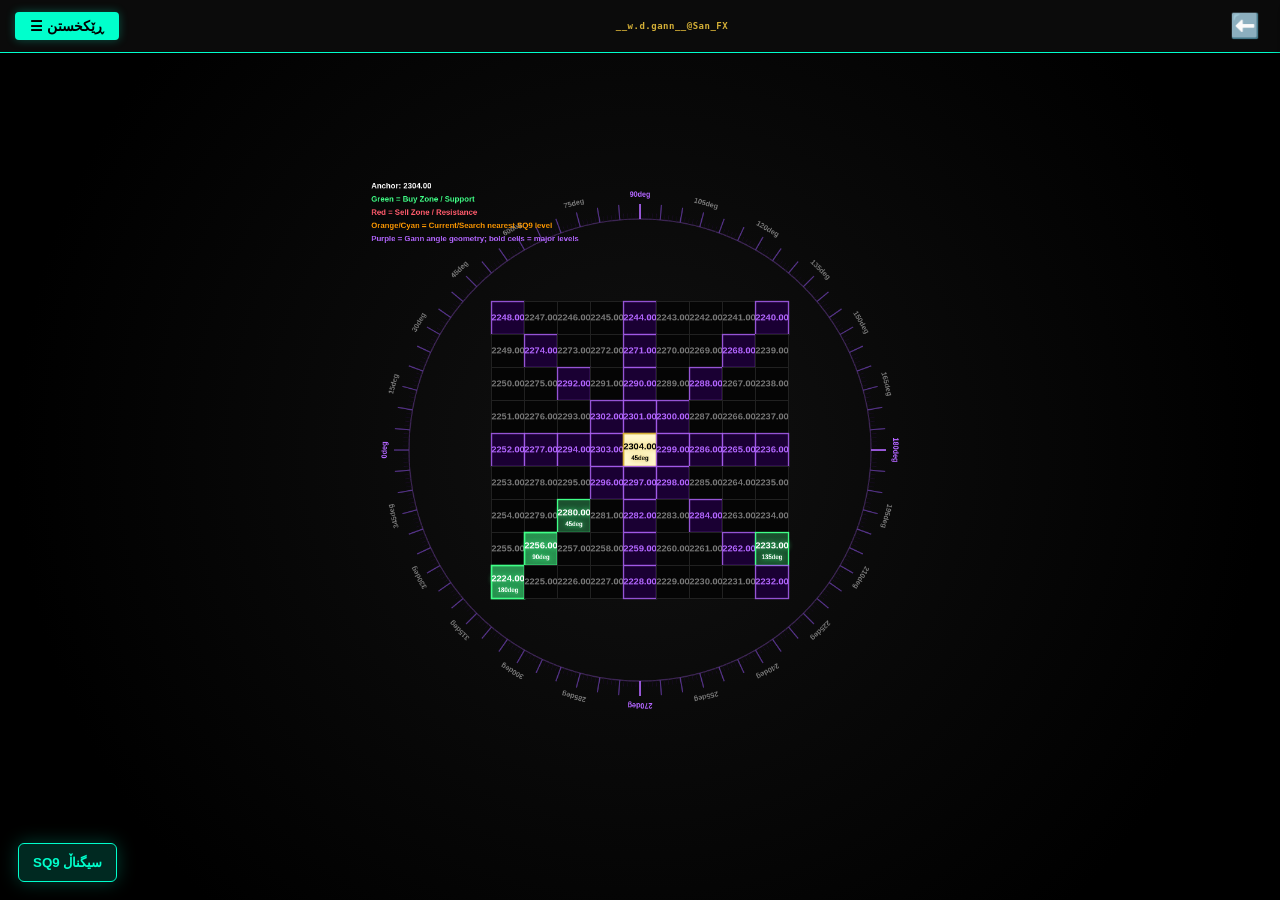
<file: sq9.html>
<!DOCTYPE html>
<html lang="ku" dir="rtl">
<head>
    <meta charset="UTF-8">
    <meta name="viewport" content="width=device-width, initial-scale=1.0, maximum-scale=1.0, user-scalable=no">
    <title>San FX - Square of 9</title>
    <style>
        :root { --neon-cyan: #00ffcc; --neon-gold: #d4af37; --neon-pink: #ff3399; --neon-purple: #b366ff; --neon-orange: #ff9900; --bg-dark: #000; }
        body { background: #000; margin: 0; overflow: hidden; font-family: sans-serif; touch-action: none; color: white; direction: ltr; user-select: none; -webkit-user-select: none; -webkit-touch-callout: none; }
        
        /* Header */
        .header { position: fixed; top: 0; width: 100%; background: rgba(12, 12, 12, 0.95); padding: 12px 15px; border-bottom: 1px solid var(--neon-cyan); z-index: 9999; display: flex; align-items: center; justify-content: space-between; box-sizing: border-box; backdrop-filter: blur(5px); direction: ltr;}
        .menu-toggle { background: var(--neon-cyan); border: none; color: #000; padding: 6px 15px; border-radius: 4px; font-weight: bold; cursor: pointer; font-size: 14px; box-shadow: 0 0 10px rgba(0, 255, 204, 0.3); order: 1; }
        .center-brand-text { color: var(--neon-gold); font-weight: bold; font-size: 9px; font-family: monospace; order: 2; flex: 1; text-align: center; letter-spacing: 0.5px; white-space: nowrap; overflow: hidden; text-overflow: ellipsis; padding: 0 5px; }
        .back-arrow-btn { background: transparent; border: none; color: var(--neon-cyan); font-size: 24px; cursor: pointer; transition: 0.3s; padding: 0 5px; display: flex; align-items: center; order: 3; text-decoration: none;}
        .back-arrow-btn:active { transform: scale(0.9); color: #fff; }
        
        /* Sidebar (Smart Direction based on Language) */
        .sidebar { position: fixed; top: 0; width: 310px; height: 100%; background: #0a0a0f; z-index: 9999999; transition: 0.3s; padding: 85px 20px 20px 20px; box-sizing: border-box; overflow-y: auto; box-shadow: 0 0 20px rgba(0,0,0,0.9); }
        
        html[dir="rtl"] .sidebar { right: -320px; border-left: 1px solid var(--neon-cyan); direction: rtl; }
        html[dir="rtl"] .sidebar.active { right: 0; }
        html[dir="rtl"] .close-menu { left: 15px; right: auto; }
        
        html[dir="ltr"] .sidebar { left: -320px; border-right: 1px solid var(--neon-cyan); direction: ltr; }
        html[dir="ltr"] .sidebar.active { left: 0; }
        html[dir="ltr"] .close-menu { right: 15px; left: auto; }

        .close-menu { position: absolute; top: 15px; background: none; border: 1px solid var(--neon-cyan); color: var(--neon-cyan); padding: 2px 8px; cursor: pointer; border-radius: 4px; font-weight: bold; }
        
        /* Form Inputs */
        .menu-item { margin-top: 15px; border-bottom: 1px solid #222; padding-bottom: 15px; }
        .menu-item label { display: block; color: var(--neon-cyan); font-size: 12px; margin-bottom: 6px; font-weight: bold; text-align: center; }
        input, select { background: #0a0a0a; border: 1px solid #444; color: #fff; padding: 8px; border-radius: 5px; font-size: 14px; outline: none; width: 100%; box-sizing: border-box; text-align: center; font-weight: bold; font-family: monospace;}
        input:focus, select:focus { border-color: var(--neon-cyan); }
        
        /* Map Area */
        #viewport-maps { position: absolute; top: 0; left: 0; width: 100vw; height: 100vh; overflow: hidden; display: block; z-index: 10; background: radial-gradient(circle at center, #111 0%, #000 80%);}
        .map-area { position: absolute; width: 6000px; height: 6000px; display: flex; align-items: center; justify-content: center; cursor: grab; left: 50%; top: 50%; transform: translate(-50%, -50%);}
        .map-area:active { cursor: grabbing; }
        #zoom-layer { position: relative; transform-origin: center; display: flex; align-items: center; justify-content: center; width: 100%; height: 100%;}
        canvas { background: transparent; display: block;}
        
        #container-sq9 { position: relative; display: flex; align-items: center; justify-content: center;}
        .sq9-search-info { margin-top: 10px; padding: 10px; border: 1px solid rgba(255, 153, 0, 0.45); border-radius: 5px; background: rgba(255, 153, 0, 0.06); color: #fff; font-size: 11px; line-height: 1.55; font-family: monospace; }
        .sq9-search-info strong { color: var(--neon-orange); }
        .signal-fab { position: fixed; right: 18px; bottom: 18px; z-index: 99999; border: 1px solid var(--neon-cyan); background: rgba(0, 255, 204, 0.16); color: var(--neon-cyan); border-radius: 6px; padding: 11px 14px; font-weight: 800; cursor: pointer; box-shadow: 0 0 18px rgba(0, 255, 204, 0.25); letter-spacing: 0; }
        html[dir="rtl"] .signal-fab { right: auto; left: 18px; }
        .signal-panel { position: fixed; right: 18px; bottom: 70px; width: min(360px, calc(100vw - 36px)); max-height: calc(100vh - 120px); overflow-y: auto; z-index: 99998; display: none; background: rgba(8, 8, 12, 0.97); border: 1px solid var(--neon-cyan); border-radius: 8px; box-shadow: 0 0 24px rgba(0,0,0,0.85); padding: 14px; box-sizing: border-box; backdrop-filter: blur(8px); }
        html[dir="rtl"] .signal-panel { right: auto; left: 18px; direction: rtl; }
        .signal-panel.active { display: block; }
        .signal-head { display: flex; align-items: center; justify-content: space-between; gap: 10px; margin-bottom: 12px; color: var(--neon-cyan); font-weight: 900; }
        .signal-close { background: transparent; border: 1px solid #444; color: #fff; border-radius: 4px; cursor: pointer; width: 28px; height: 28px; }
        .signal-panel label { display: block; color: var(--neon-orange); font-size: 12px; margin-bottom: 6px; font-weight: 800; text-align: center; }
        .signal-result { margin-top: 12px; display: grid; gap: 8px; font-family: monospace; font-size: 12px; line-height: 1.45; }
        .signal-row { border: 1px solid #222; border-radius: 6px; padding: 8px; background: rgba(255,255,255,0.035); }
        .signal-row b { color: var(--neon-cyan); }
        .signal-buy { color: #40ff87; }
        .signal-sell { color: #ff5b6c; }
        .signal-wait { color: #ffd166; }
        @media (max-width: 600px) {
            .signal-fab { bottom: 12px; right: 12px; left: auto; padding: 10px 12px; font-size: 12px; }
            html[dir="rtl"] .signal-fab { right: auto; left: 12px; }
            .signal-panel { right: 12px; bottom: 58px; width: calc(100vw - 24px); }
            html[dir="rtl"] .signal-panel { right: auto; left: 12px; }
        }
    </style>
</head>
<body oncontextmenu="return false;">

    <div class="header">
        <button class="menu-toggle" id="btn-menu" data-i18n="btn_menu">☰ ڕێکخستن</button>
        <div class="center-brand-text">__w.d.gann__@San_FX</div>
        <a href="index.html?showHub=true" class="back-arrow-btn">⬅️</a>
    </div>

    <div class="sidebar" id="sidebar">
        <button class="close-menu" id="btn-close-menu">✕</button>
        
        <h3 style="color: var(--neon-cyan); text-align: center; border-bottom: 1px dashed #444; padding-bottom: 10px; margin-top: 0;" data-i18n="opt_sq9">🔲 چوارگۆشەی ٩</h3>

        <div id="controls-sq9">
            <div class="menu-item">
                <label style="color:var(--neon-purple);" data-i18n="lbl_sq9_center">سەنتەری خشتەکە (نرخ)</label>
                <input type="number" id="sq9CenterPrice" value="2304" style="border-color:var(--neon-purple);">
            </div>
            <div class="menu-item" style="background: rgba(255, 153, 0, 0.05); padding: 10px; border-radius: 5px; border: 1px dashed var(--neon-orange);">
                <label style="color: var(--neon-orange);" data-i18n="lbl_sq9_search">🎯 گەڕان بەدوای نرخ</label>
                <input type="number" id="sq9SearchPrice" data-i18n-ph="ph_sq9_search" placeholder="نموونە: 2350" style="background:#0a0a0a; border-color:var(--neon-orange); color:var(--neon-orange);">
            </div>
            <div class="menu-item">
                <label style="color:var(--neon-purple);" data-i18n="lbl_sq9_step">بڕی هەنگاو (Step)</label>
                <input type="number" id="sq9StepValue" value="1" step="0.5" style="border-color:var(--neon-purple);">
            </div>
            <div class="menu-item">
                <label style="color:var(--neon-purple);" data-i18n="lbl_sq9_size">قەبارەی خشتەکە (ستاندارد)</label>
                <select id="sq9GridCells" style="border-color:var(--neon-purple); color:var(--neon-purple);">
                    <option value="9" selected data-i18n="sz_9">٩×٩ (٨١ خانە)</option>
                    <option value="11" data-i18n="sz_11">١١×١١ (١٢١ خانە)</option>
                    <option value="13" data-i18n="sz_13">١٣×١٣ (١٦٩ خانە)</option>
                    <option value="15" data-i18n="sz_15">١٥×١٥ (٢٢٥ خانە)</option>
                    <option value="17" data-i18n="sz_17">١٧×١٧ (٢٨٩ خانە)</option>
                    <option value="19" data-i18n="sz_19">١٩×١٩ (٣٦١ خانە)</option>
                    <option value="21" data-i18n="sz_21">٢١×٢١ (٤٤١ خانە)</option>
                    <option value="25" data-i18n="sz_25">٢٥×٢٥ (٦٢٥ خانە)</option>
                    <option value="33" data-i18n="sz_33">٣٣×٣٣ (١٠٨٩ خانە)</option>
                </select>
            </div>
            <div class="menu-item" style="border-bottom: none;">
                <label style="color:var(--neon-purple);" data-i18n="lbl_sq9_dir">ئاراستەی بازاڕ</label>
                <select id="sq9TrendDir" style="border-color:var(--neon-purple); color:var(--neon-purple);">
                    <option value="up" data-i18n="opt_up">📈 بەرزبوونەوە (+)</option>
                    <option value="down" selected data-i18n="opt_down">📉 دابەزین (-)</option>
                </select>
            </div>
        </div>
        <div id="sq9SearchInfo" class="sq9-search-info" data-i18n="txt_search_wait">Enter a current price to find its nearest SQ9 angle level.</div>
    </div>

    <div id="viewport-maps">
        <div class="map-area" id="map">
            <div id="zoom-layer">
                <div id="container-sq9">
                    <canvas id="sq9Canvas"></canvas>
                </div>
            </div>
        </div>
    </div>

    <button class="signal-fab" id="sq9SignalBtn" data-i18n="btn_sq9_signal">SQ9 SIGNAL</button>
    <div class="signal-panel" id="sq9SignalPanel">
        <div class="signal-head">
            <span data-i18n="title_sq9_signal">SQ9 SIGNAL</span>
            <button class="signal-close" id="sq9SignalClose">X</button>
        </div>
        <label data-i18n="lbl_current_price">Current Price</label>
        <input type="number" id="sq9CurrentPrice" data-i18n-ph="ph_current_price" placeholder="e.g. 4402.50" style="border-color:var(--neon-orange); color:var(--neon-orange);">
        <div id="sq9SignalResult" class="signal-result"></div>
    </div>

    <script>
        // فەرهەنگی زمانەکان بۆ مینووی چوارگۆشەی ٩
        const lexicon = {
            ku: {
                btn_menu: "☰ ڕێکخستن", opt_sq9: "🔲 چوارگۆشەی ٩",
                lbl_sq9_center: "سەنتەری خشتەکە (نرخ)", lbl_sq9_search: "🎯 گەڕان بەدوای نرخ", ph_sq9_search: "نموونە: 2350",
                lbl_sq9_step: "بڕی هەنگاو (Step)", lbl_sq9_size: "قەبارەی خشتەکە (ستاندارد)", lbl_sq9_dir: "ئاراستەی بازاڕ",
                opt_up: "📈 بەرزبوونەوە (+)", opt_down: "📉 دابەزین (-)",
                sz_9: "٩×٩ (٨١ خانە)", sz_11: "١١×١١ (١٢١ خانە)", sz_13: "١٣×١٣ (١٦٩ خانە)", sz_15: "١٥×١٥ (٢٢٥ خانە)", sz_17: "١٧×١٧ (٢٨٩ خانە)", sz_19: "١٩×١٩ (٣٦١ خانە)", sz_21: "٢١×٢١ (٤٤١ خانە)", sz_25: "٢٥×٢٥ (٦٢٥ خانە)", sz_33: "٣٣×٣٣ (١٠٨٩ خانە)"
            },
            ar: {
                btn_menu: "☰ إعدادات", opt_sq9: "🔲 مربع ٩ (Square of 9)",
                lbl_sq9_center: "مركز المصفوفة (السعر)", lbl_sq9_search: "🎯 البحث عن السعر", ph_sq9_search: "مثال: 2350",
                lbl_sq9_step: "قيمة الخطوة (Step)", lbl_sq9_size: "حجم المصفوفة (قياسي)", lbl_sq9_dir: "اتجاه السوق",
                opt_up: "📈 صعود (+)", opt_down: "📉 هبوط (-)",
                sz_9: "٩×٩ (٨١ خلية)", sz_11: "١١×١١ (١٢١ خلية)", sz_13: "١٣×١٣ (١٦٩ خلية)", sz_15: "١٥×١٥ (٢٢٥ خلية)", sz_17: "١٧×١٧ (٢٨٩ خلية)", sz_19: "١٩×١٩ (٣٦١ خلية)", sz_21: "٢١×٢١ (٤٤١ خلية)", sz_25: "٢٥×٢٥ (٦٢٥ خلية)", sz_33: "٣٣×٣٣ (١٠٨٩ خلية)"
            },
            en: {
                btn_menu: "☰ Settings", opt_sq9: "🔲 Square of 9",
                lbl_sq9_center: "Grid Center (Price)", lbl_sq9_search: "🎯 Search Target", ph_sq9_search: "e.g. 2350",
                lbl_sq9_step: "Step Value", lbl_sq9_size: "Grid Size (Standard)", lbl_sq9_dir: "Market Trend",
                opt_up: "📈 UP Trend (+)", opt_down: "📉 DOWN Trend (-)",
                sz_9: "9×9 (81 Cells)", sz_11: "11×11 (121 Cells)", sz_13: "13×13 (169 Cells)", sz_15: "15×15 (225 Cells)", sz_17: "17×17 (289 Cells)", sz_19: "19×19 (361 Cells)", sz_21: "21×21 (441 Cells)", sz_25: "25×25 (625 Cells)", sz_33: "33×33 (1089 Cells)"
            }
        };

        const sq9Text = {
            ku: {
                lbl_sq9_center: "نرخی ئەنگەر / پیڤۆت", lbl_sq9_search: "نرخی ئێستا / گەڕان", ph_sq9_search: "نموونە: 2350.50", lbl_sq9_step: "هەنگاوی خشتەی بینراو",
                btn_sq9_signal: "SQ9 سیگناڵ", title_sq9_signal: "SQ9 سیگناڵ", lbl_current_price: "نرخی ئێستا", ph_current_price: "نموونە: 4402.50", txt_search_wait: "نرخی ئێستا بنووسە بۆ دۆزینەوەی نزیکترین ئاستی گۆشەی SQ9.",
                anchor: "ئەنگەر", current: "ئێستا", nearest_level: "نزیکترین ئاست", angle: "گۆشە", major: "سەرەکی", secondary: "لاوەکی", support: "پاڵپشتی", resistance: "بەرگری",
                buy_zone: "ناوچەی کڕین / پاڵپشتی", sell_zone: "ناوچەی فرۆشتن / بەرگری", wait: "چاوەڕێ", breakout: "شکاندن / چاوەڕێ", stop_loss: "وەستاندنی زیان", tp1: "TP1", tp2: "TP2", tp3: "TP3",
                bias: "ئاراستە / بایەس", entry_zone: "ناوچەی چوونەژوورەوە", invalidation: "هەڵوەشاندنەوە / SL", distance: "دووری", relevant_angle: "گۆشەی پەیوەندیداری گان", why: "هۆکار", strength: "هێز"
            },
            ar: {
                lbl_sq9_center: "سعر الارتكاز / المحور", lbl_sq9_search: "السعر الحالي / البحث", ph_sq9_search: "مثال: 2350.50", lbl_sq9_step: "خطوة اللولب المرئية",
                btn_sq9_signal: "إشارة SQ9", title_sq9_signal: "إشارة SQ9", lbl_current_price: "السعر الحالي", ph_current_price: "مثال: 4402.50", txt_search_wait: "أدخل السعر الحالي للعثور على أقرب مستوى زاوية SQ9.",
                anchor: "الارتكاز", current: "الحالي", nearest_level: "أقرب مستوى", angle: "الزاوية", major: "رئيسي", secondary: "ثانوي", support: "دعم", resistance: "مقاومة",
                buy_zone: "منطقة شراء / دعم", sell_zone: "منطقة بيع / مقاومة", wait: "انتظار", breakout: "اختراق / انتظار", stop_loss: "وقف الخسارة", tp1: "TP1", tp2: "TP2", tp3: "TP3",
                bias: "الاتجاه / الميل", entry_zone: "منطقة الدخول المقترحة", invalidation: "الإبطال / SL", distance: "المسافة", relevant_angle: "زاوية جان المرتبطة", why: "السبب", strength: "القوة"
            },
            en: {
                lbl_sq9_center: "Anchor / Pivot Price", lbl_sq9_search: "Current/Search Price", ph_sq9_search: "e.g. 2350.50", lbl_sq9_step: "Visual Spiral Step",
                btn_sq9_signal: "SQ9 SIGNAL", title_sq9_signal: "SQ9 SIGNAL", lbl_current_price: "Current Price", ph_current_price: "e.g. 4402.50", txt_search_wait: "Enter a current price to find its nearest SQ9 angle level.",
                anchor: "Anchor", current: "Current", nearest_level: "Nearest Level", angle: "Angle", major: "Major", secondary: "Secondary", support: "Support", resistance: "Resistance",
                buy_zone: "Buy Zone / Support", sell_zone: "Sell Zone / Resistance", wait: "Wait", breakout: "Breakout / Wait", stop_loss: "Stop Loss", tp1: "TP1", tp2: "TP2", tp3: "TP3",
                bias: "Direction/Bias", entry_zone: "Suggested Entry Zone", invalidation: "Invalidation / SL", distance: "Distance", relevant_angle: "Relevant Gann Angle", why: "Why", strength: "Strength"
            }
        };
        Object.keys(sq9Text).forEach(lang => Object.assign(lexicon[lang], sq9Text[lang]));

        let currentLang = 'ku';

        function applyLanguage() {
            try { currentLang = localStorage.getItem('rfx_lang') || 'ku'; } catch(e) {}
            document.documentElement.dir = currentLang === 'en' ? 'ltr' : 'rtl';
            
            document.querySelectorAll('[data-i18n]').forEach(el => {
                const key = el.getAttribute('data-i18n');
                if (lexicon[currentLang] && lexicon[currentLang][key]) el.innerHTML = lexicon[currentLang][key];
            });
            document.querySelectorAll('[data-i18n-ph]').forEach(el => {
                const key = el.getAttribute('data-i18n-ph');
                if (lexicon[currentLang] && lexicon[currentLang][key]) el.placeholder = lexicon[currentLang][key];
            });
        }

        // کۆنترۆڵکردنی مینوو و دەستپێک
        document.addEventListener('DOMContentLoaded', function() {
            var btnMenu = document.getElementById('btn-menu');
            var btnCloseMenu = document.getElementById('btn-close-menu');
            var sidebar = document.getElementById('sidebar');
            var signalBtn = document.getElementById('sq9SignalBtn');
            var signalPanel = document.getElementById('sq9SignalPanel');
            var signalClose = document.getElementById('sq9SignalClose');
            var currentInput = document.getElementById('sq9CurrentPrice');

            if(btnMenu) {
                btnMenu.addEventListener('click', function(e) {
                    e.stopPropagation();
                    sidebar.classList.toggle('active');
                });
            }
            if(btnCloseMenu) {
                btnCloseMenu.addEventListener('click', function() {
                    sidebar.classList.remove('active');
                });
            }
            if(signalBtn && signalPanel) {
                signalBtn.addEventListener('click', function(e) {
                    e.stopPropagation();
                    signalPanel.classList.toggle('active');
                    updateSq9Signal();
                });
            }
            if(signalClose && signalPanel) {
                signalClose.addEventListener('click', function() {
                    signalPanel.classList.remove('active');
                });
            }
            if(currentInput) {
                currentInput.addEventListener('input', function() {
                    saveSet();
                    updateSq9Signal();
                    const searchInput = document.getElementById('sq9SearchPrice');
                    if(searchInput && !searchInput.value) {
                        searchInput.value = currentInput.value;
                        saveSet();
                    }
                    drawSq9();
                });
            }
            
            applyLanguage();
            loadSet();
            px = 0; py = 0;
            upT();
            drawSq9();
        });

        const savedIds = ['sq9CenterPrice', 'sq9SearchPrice', 'sq9StepValue', 'sq9GridCells', 'sq9TrendDir', 'sq9CurrentPrice'];

        function loadSet() {
            try {
                savedIds.forEach(id => { 
                    let v = localStorage.getItem('rfx_sq9_' + id); 
                    let el = document.getElementById(id); 
                    if(v !== null && el) el.value = v; 
                });
            } catch(e) {}
        }

        function saveSet() {
            try {
                savedIds.forEach(id => { 
                    let el = document.getElementById(id); 
                    if(el) localStorage.setItem('rfx_sq9_' + id, el.value); 
                });
            } catch(e) {}
        }

        savedIds.forEach(id => {
            let el = document.getElementById(id);
            if(el) {
                el.addEventListener('change', () => { saveSet(); drawSq9(); updateSq9Signal(); });
                if(el.tagName === 'INPUT') el.addEventListener('input', () => { saveSet(); drawSq9(); updateSq9Signal(); });
            }
        });

        function drawSq9() {
            const canvas = document.getElementById('sq9Canvas'); if(!canvas) return;
            const ctx = canvas.getContext('2d');
            const centerPrice = parseFloat(document.getElementById('sq9CenterPrice').value) || 2304;
            const stepVal = parseFloat(document.getElementById('sq9StepValue').value) || 1;
            const trendDir = document.getElementById('sq9TrendDir').value;
            const searchPrice = parseFloat(document.getElementById('sq9SearchPrice').value);
            let gridCells = parseInt(document.getElementById('sq9GridCells').value) || 9; 
            
            if (gridCells % 2 === 0) gridCells++; 
            
            const cellSize = 55;
            const gridPixelSize = gridCells * cellSize; 
            const radius = ((gridPixelSize / 2) * Math.SQRT2) + 35;
            const baseSize = (radius * 2) + 120;
            
            canvas.width = baseSize; canvas.height = baseSize; 
            canvas.style.width = baseSize + 'px'; canvas.style.height = baseSize + 'px';
            ctx.clearRect(0, 0, baseSize, baseSize);

            const center = baseSize / 2;
            const gridStartX = center - (gridPixelSize / 2);
            const gridStartY = center - (gridPixelSize / 2);
            
            // کێشانی بازنەکانی کات و گۆشەکان
            ctx.lineWidth = 2; ctx.strokeStyle = 'rgba(179, 102, 255, 0.3)'; 
            ctx.beginPath(); ctx.arc(center, center, radius, 0, 2 * Math.PI); ctx.stroke();
            ctx.textAlign = "center"; ctx.textBaseline = "middle";

            for (let i = 0; i < 360; i++) {
                let angleRad = Math.PI + (i * Math.PI / 180), cosA = Math.cos(angleRad), sinA = Math.sin(angleRad);
                if (i % 5 === 0) {
                    ctx.strokeStyle = '#553388'; ctx.lineWidth = 2; 
                    ctx.beginPath(); ctx.moveTo(center + radius * cosA, center + radius * sinA); ctx.lineTo(center + (radius + 25) * cosA, center + (radius + 25) * sinA); ctx.stroke();
                    if (i % 15 === 0) { 
                        ctx.save(); ctx.translate(center + (radius + 40) * cosA, center + (radius + 40) * sinA); 
                        ctx.rotate(angleRad + Math.PI/2); 
                        ctx.fillStyle = (i % 90 === 0) ? '#b366ff' : '#777'; 
                        ctx.font = 'bold 12px Arial'; ctx.fillText(i + '°', 0, 0); 
                        ctx.restore(); 
                    }
                } else { 
                    ctx.strokeStyle = '#1a0d26'; ctx.lineWidth = 1; 
                    ctx.beginPath(); ctx.moveTo(center + radius * cosA, center + radius * sinA); ctx.lineTo(center + (radius + 10) * cosA, center + (radius + 10) * sinA); ctx.stroke(); 
                }
            }

            // دروستکردنی خشتەی ماتماتیکی سەرەکیی گەن (Spiral Matrix)
            let grid = Array(gridCells).fill().map(() => Array(gridCells).fill(0));
            let x = Math.floor(gridCells / 2);
            let y = Math.floor(gridCells / 2);
            let value = centerPrice;
            
            let actualStep = (trendDir === 'up') ? stepVal : -stepVal;
            grid[y][x] = value; 
            
            let dirs = [[-1, 0], [0, -1], [1, 0], [0, 1]];
            let dirIdx = 0, steps = 1, count = 1, totalCells = gridCells * gridCells;
            
            while (count < totalCells) { 
                for (let i = 0; i < 2; i++) { 
                    for (let j = 0; j < steps; j++) { 
                        if (count >= totalCells) break; 
                        x += dirs[dirIdx][0]; 
                        y += dirs[dirIdx][1]; 
                        value = parseFloat((value + actualStep).toFixed(2)); 
                        if (x >= 0 && x < gridCells && y >= 0 && y < gridCells) grid[y][x] = value; 
                        count++; 
                    } 
                    dirIdx = (dirIdx + 1) % 4; 
                } 
                steps++; 
            }

            // کێشانی خانەکان و ڕەنگکردنیان
            let centerIdx = Math.floor(gridCells / 2);
            for (let row = 0; row < gridCells; row++) {
                for (let col = 0; col < gridCells; col++) {
                    let num = grid[row][col];
                    if (num !== 0) {
                        let cellX = gridStartX + col * cellSize, cellY = gridStartY + row * cellSize;
                        
                        let isCenter = (row === centerIdx && col === centerIdx);
                        let isCross = (row === centerIdx || col === centerIdx || Math.abs(row - centerIdx) === Math.abs(col - centerIdx));
                        let isTarget = false;

                        let bgCol = '#050505';
                        let textCol = '#777';
                        let borderCol = '#222';
                        let borderW = 1;

                        if (isTarget) {
                            bgCol = 'rgba(255, 153, 0, 0.9)'; textCol = '#fff'; borderCol = '#fff'; borderW = 3;
                        } else if (isCenter) {
                            bgCol = '#fff'; textCol = '#000'; borderCol = '#fff'; borderW = 2;
                        } else if (isCross) {
                            bgCol = '#1a0033'; textCol = '#b366ff'; borderCol = 'rgba(179, 102, 255, 0.8)'; borderW = 2;
                        }

                        ctx.fillStyle = bgCol; 
                        ctx.fillRect(cellX, cellY, cellSize, cellSize);
                        
                        ctx.strokeStyle = borderCol; 
                        ctx.lineWidth = borderW; 
                        ctx.strokeRect(cellX, cellY, cellSize, cellSize);
                        
                        ctx.fillStyle = textCol; 
                        ctx.font = isTarget ? `bold ${cellSize * 0.45}px Arial` : `bold ${cellSize * 0.35}px Arial`; 
                        
                        if (isTarget || isCenter || isCross) {
                            ctx.shadowBlur = 10; ctx.shadowColor = (isTarget ? '#ff9900' : (isCenter ? '#fff' : '#b366ff'));
                        }
                        
                        ctx.fillText(num.toString(), cellX + cellSize/2, cellY + cellSize/2 + 2); 
                        ctx.shadowBlur = 0;
                    }
                }
            }
        }

        // کۆنترۆڵکردنی جووڵە و زووم بۆ شاشەی نەخشەکە
        const SQ9_ANGLES = [45, 90, 135, 180, 225, 270, 315, 360];
        const SQ9_MAJOR = [90, 180, 270, 360];

        function t(key) {
            return (lexicon[currentLang] && lexicon[currentLang][key]) || (lexicon.en && lexicon.en[key]) || key;
        }

        function readNum(id, fallback) {
            const el = document.getElementById(id);
            const n = el ? parseFloat(el.value) : NaN;
            return Number.isFinite(n) ? n : fallback;
        }

        function fmtPrice(value) {
            if (!Number.isFinite(value)) return "-";
            const abs = Math.abs(value);
            const digits = abs >= 100 ? 2 : abs >= 1 ? 4 : 6;
            return value.toFixed(digits);
        }

        function fmtPct(distance, base) {
            if (!Number.isFinite(distance) || !Number.isFinite(base) || base === 0) return "-";
            return ((Math.abs(distance) / Math.abs(base)) * 100).toFixed(2) + "%";
        }

        function getSq9Level(price, angle, direction) {
            const root = Math.sqrt(price);
            const factor = angle / 180;
            const shifted = direction === "lower" ? root - factor : root + factor;
            return shifted * shifted;
        }

        function getSq9Levels(anchorPrice) {
            if (!Number.isFinite(anchorPrice) || anchorPrice <= 0) return [];
            return SQ9_ANGLES.flatMap(angle => {
                const strength = SQ9_MAJOR.includes(angle) ? "major" : "secondary";
                return [
                    { price: getSq9Level(anchorPrice, angle, "lower"), angle, side: "below", role: "support", strength },
                    { price: getSq9Level(anchorPrice, angle, "upper"), angle, side: "above", role: "resistance", strength }
                ];
            }).sort((a, b) => a.price - b.price);
        }

        function findNearestSq9Level(price, levels) {
            if (!Number.isFinite(price) || !levels.length) return null;
            return levels.reduce((best, level) => {
                const distance = Math.abs(price - level.price);
                return !best || distance < best.distance ? { ...level, distance, signedDistance: price - level.price } : best;
            }, null);
        }

        function getLevelWindow(price, levels, anchorPrice) {
            const all = levels.concat([{ price: anchorPrice, angle: 0, side: "anchor", role: "anchor", strength: "major" }]).sort((a, b) => a.price - b.price);
            const lower = [...all].reverse().find(level => level.price <= price) || all[0];
            const upper = all.find(level => level.price >= price) || all[all.length - 1];
            return { all, lower, upper, idxLower: all.indexOf(lower), idxUpper: all.indexOf(upper) };
        }

        function getTolerance(price, levels, anchorPrice) {
            const win = getLevelWindow(price, levels, anchorPrice);
            const span = Math.abs(win.upper.price - win.lower.price) || Math.abs(anchorPrice) * 0.002 || 1;
            return Math.max(span * 0.15, Math.abs(anchorPrice) * 0.00025);
        }

        function zoneAround(level, tolerance) {
            if (!level) return "-";
            return fmtPrice(level.price - tolerance) + " - " + fmtPrice(level.price + tolerance);
        }

        function describeLevel(level) {
            if (!level) return "-";
            const role = level.role === "support" ? t("support") : level.role === "resistance" ? t("resistance") : t("anchor");
            const strength = level.strength === "major" ? t("major") : t("secondary");
            return fmtPrice(level.price) + " | " + level.angle + "deg | " + role + " | " + strength;
        }

        function nextLevels(all, startIndex, dir, count) {
            const picked = [];
            let i = startIndex + dir;
            while (i >= 0 && i < all.length && picked.length < count) {
                if (all[i].role !== "anchor") picked.push(all[i]);
                i += dir;
            }
            return picked;
        }

        function generateSq9Signal(currentPrice, anchorPrice, trendDir) {
            const levels = getSq9Levels(anchorPrice);
            const nearest = findNearestSq9Level(currentPrice, levels);
            const win = getLevelWindow(currentPrice, levels, anchorPrice);
            const tolerance = getTolerance(currentPrice, levels, anchorPrice);
            const lowerDist = currentPrice - win.lower.price;
            const upperDist = win.upper.price - currentPrice;
            const nearSupport = win.lower.role === "support" && lowerDist >= 0 && lowerDist <= tolerance;
            const nearResistance = win.upper.role === "resistance" && upperDist >= 0 && upperDist <= tolerance;
            let bias = "WAIT / NO TRADE";
            let cls = "signal-wait";
            let why = "";
            let entry = "-";
            let sl = "-";
            let tps = ["-", "-", "-"];
            let relevant = nearest;

            if (nearSupport && trendDir === "up") {
                bias = "BUY / support reaction zone";
                cls = "signal-buy";
                relevant = win.lower;
                entry = zoneAround(win.lower, tolerance);
                sl = describeLevel(nextLevels(win.all, win.idxLower, -1, 1)[0] || win.lower);
                tps = nextLevels(win.all, win.idxLower, 1, 3).map(describeLevel);
                why = "Price is " + fmtPct(lowerDist, currentPrice) + " above the " + win.lower.angle + "deg support.";
            } else if (nearResistance && trendDir === "down") {
                bias = "SELL / resistance reaction zone";
                cls = "signal-sell";
                relevant = win.upper;
                entry = zoneAround(win.upper, tolerance);
                sl = describeLevel(nextLevels(win.all, win.idxUpper, 1, 1)[0] || win.upper);
                tps = nextLevels(win.all, win.idxUpper, -1, 3).map(describeLevel);
                why = "Price is " + fmtPct(upperDist, currentPrice) + " below the " + win.upper.angle + "deg resistance.";
            } else if (nearSupport || nearResistance) {
                bias = "WAIT / counter-trend SQ9 level";
                why = "Price is near a SQ9 level, but trend interpretation does not favor fading it.";
            } else if (nearest && nearest.distance <= tolerance) {
                bias = t("breakout");
                why = "Price has crossed a nearby SQ9 level; use the next level instead of an automatic reversal.";
            } else {
                why = "Price is between " + describeLevel(win.lower) + " and " + describeLevel(win.upper) + "; no strong SQ9 entry.";
            }

            while (tps.length < 3) tps.push("-");
            return { bias, cls, why, entry, sl, tps, nearest, relevant, lower: win.lower, upper: win.upper, tolerance };
        }

        function updateSq9SearchInfo(anchorPrice, searchPrice, levels) {
            const info = document.getElementById("sq9SearchInfo");
            if (!info) return;
            if (!Number.isFinite(searchPrice)) {
                info.innerHTML = t("txt_search_wait");
                return;
            }
            const nearest = findNearestSq9Level(searchPrice, levels);
            if (!nearest) return;
            const role = nearest.role === "support" ? t("buy_zone") : t("sell_zone");
            info.innerHTML = "<strong>" + t("nearest_level") + ":</strong><br>" +
                describeLevel(nearest) + "<br>" +
                "<strong>" + t("distance") + ":</strong> " + fmtPrice(nearest.signedDistance) + " (" + fmtPct(nearest.distance, searchPrice) + ")<br>" +
                "<strong>" + role + "</strong>";
        }

        function updateSq9Signal() {
            const result = document.getElementById("sq9SignalResult");
            if (!result) return;
            const currentPrice = readNum("sq9CurrentPrice", NaN);
            const anchorPrice = readNum("sq9CenterPrice", 2304);
            const trendDir = (document.getElementById("sq9TrendDir") || {}).value || "down";
            if (!Number.isFinite(anchorPrice) || anchorPrice <= 0) {
                result.innerHTML = '<div class="signal-row signal-wait">Anchor / Pivot Price must be greater than zero.</div>';
                return;
            }
            if (!Number.isFinite(currentPrice)) {
                result.innerHTML = '<div class="signal-row signal-wait">' + t("txt_search_wait") + "</div>";
                return;
            }
            const signal = generateSq9Signal(currentPrice, anchorPrice, trendDir);
            result.innerHTML =
                '<div class="signal-row"><b>' + t("current") + ':</b> ' + fmtPrice(currentPrice) + '<br><b>' + t("anchor") + ':</b> ' + fmtPrice(anchorPrice) + '</div>' +
                '<div class="signal-row"><b>' + t("nearest_level") + ':</b><br>' + describeLevel(signal.nearest) + '<br><b>' + t("distance") + ':</b> ' + fmtPrice(signal.nearest.signedDistance) + ' (' + fmtPct(signal.nearest.distance, currentPrice) + ')</div>' +
                '<div class="signal-row"><b>' + t("support") + ':</b><br>' + describeLevel(signal.lower) + '<br><b>' + t("resistance") + ':</b><br>' + describeLevel(signal.upper) + '</div>' +
                '<div class="signal-row ' + signal.cls + '"><b>' + t("bias") + ':</b><br>' + signal.bias + '<br><b>' + t("why") + ':</b><br>' + signal.why + '</div>' +
                '<div class="signal-row"><b>' + t("entry_zone") + ':</b><br>' + signal.entry + '<br><b>' + t("invalidation") + ':</b><br>' + signal.sl + '</div>' +
                '<div class="signal-row"><b>' + t("tp1") + ':</b> ' + signal.tps[0] + '<br><b>' + t("tp2") + ':</b> ' + signal.tps[1] + '<br><b>' + t("tp3") + ':</b> ' + signal.tps[2] + '</div>' +
                '<div class="signal-row"><b>' + t("relevant_angle") + ':</b><br>' + describeLevel(signal.relevant) + '</div>';
        }

        function drawSq9() {
            const canvas = document.getElementById('sq9Canvas'); if(!canvas) return;
            const ctx = canvas.getContext('2d');
            const centerPrice = readNum('sq9CenterPrice', 2304);
            const stepVal = readNum('sq9StepValue', 1);
            const trendDir = (document.getElementById('sq9TrendDir') || {}).value || 'down';
            const searchPrice = readNum('sq9SearchPrice', NaN);
            let gridCells = parseInt((document.getElementById('sq9GridCells') || {}).value) || 9;
            if (gridCells % 2 === 0) gridCells++;

            const levels = getSq9Levels(centerPrice);
            const searchNearest = findNearestSq9Level(searchPrice, levels);
            updateSq9SearchInfo(centerPrice, searchPrice, levels);
            updateSq9Signal();

            const cellSize = 55;
            const gridPixelSize = gridCells * cellSize;
            const radius = ((gridPixelSize / 2) * Math.SQRT2) + 35;
            const baseSize = (radius * 2) + 170;
            canvas.width = baseSize; canvas.height = baseSize;
            canvas.style.width = baseSize + 'px'; canvas.style.height = baseSize + 'px';
            ctx.clearRect(0, 0, baseSize, baseSize);

            const center = baseSize / 2;
            const gridStartX = center - (gridPixelSize / 2);
            const gridStartY = center - (gridPixelSize / 2);
            ctx.textAlign = "center"; ctx.textBaseline = "middle";
            ctx.lineWidth = 2; ctx.strokeStyle = 'rgba(179, 102, 255, 0.3)';
            ctx.beginPath(); ctx.arc(center, center, radius, 0, 2 * Math.PI); ctx.stroke();
            for (let i = 0; i < 360; i++) {
                let angleRad = Math.PI + (i * Math.PI / 180), cosA = Math.cos(angleRad), sinA = Math.sin(angleRad);
                if (i % 5 === 0) {
                    ctx.strokeStyle = SQ9_MAJOR.includes(i) ? '#b366ff' : '#553388';
                    ctx.lineWidth = SQ9_MAJOR.includes(i) ? 3 : 2;
                    ctx.beginPath(); ctx.moveTo(center + radius * cosA, center + radius * sinA); ctx.lineTo(center + (radius + 25) * cosA, center + (radius + 25) * sinA); ctx.stroke();
                    if (i % 15 === 0) {
                        ctx.save(); ctx.translate(center + (radius + 40) * cosA, center + (radius + 40) * sinA);
                        ctx.rotate(angleRad + Math.PI/2);
                        ctx.fillStyle = (i % 90 === 0) ? '#b366ff' : '#777';
                        ctx.font = 'bold 12px Arial'; ctx.fillText(i + 'deg', 0, 0);
                        ctx.restore();
                    }
                } else {
                    ctx.strokeStyle = '#1a0d26'; ctx.lineWidth = 1;
                    ctx.beginPath(); ctx.moveTo(center + radius * cosA, center + radius * sinA); ctx.lineTo(center + (radius + 10) * cosA, center + (radius + 10) * sinA); ctx.stroke();
                }
            }

            let grid = Array(gridCells).fill().map(() => Array(gridCells).fill(null));
            let x = Math.floor(gridCells / 2), y = Math.floor(gridCells / 2), value = centerPrice;
            let actualStep = (trendDir === 'up') ? stepVal : -stepVal;
            grid[y][x] = { value, nearestLevel: null };
            let dirs = [[-1, 0], [0, -1], [1, 0], [0, 1]];
            let dirIdx = 0, steps = 1, count = 1, totalCells = gridCells * gridCells;
            while (count < totalCells) {
                for (let i = 0; i < 2; i++) {
                    for (let j = 0; j < steps; j++) {
                        if (count >= totalCells) break;
                        x += dirs[dirIdx][0]; y += dirs[dirIdx][1];
                        value = parseFloat((value + actualStep).toFixed(6));
                        if (x >= 0 && x < gridCells && y >= 0 && y < gridCells) grid[y][x] = { value, nearestLevel: null };
                        count++;
                    }
                    dirIdx = (dirIdx + 1) % 4;
                }
                steps++;
            }

            const cells = [];
            for (let row = 0; row < gridCells; row++) {
                for (let col = 0; col < gridCells; col++) {
                    if (grid[row][col]) cells.push({ row, col, ...grid[row][col] });
                }
            }
            levels.forEach(level => {
                const closest = cells.reduce((best, cell) => {
                    const d = Math.abs(cell.value - level.price);
                    return !best || d < best.d ? { cell, d } : best;
                }, null);
                if (closest && (!closest.cell.nearestLevel || closest.d < closest.cell.nearestLevel.distance)) {
                    closest.cell.nearestLevel = { ...level, distance: closest.d };
                }
            });

            let centerIdx = Math.floor(gridCells / 2);
            cells.forEach(cell => {
                let cellX = gridStartX + cell.col * cellSize, cellY = gridStartY + cell.row * cellSize;
                let isCenter = (cell.row === centerIdx && cell.col === centerIdx);
                let isCross = (cell.row === centerIdx || cell.col === centerIdx || Math.abs(cell.row - centerIdx) === Math.abs(cell.col - centerIdx));
                let isSearchNearest = searchNearest && cell.nearestLevel && cell.nearestLevel.angle === searchNearest.angle && cell.nearestLevel.side === searchNearest.side;
                let bgCol = '#050505', textCol = '#777', borderCol = '#222', borderW = 1;
                if (isSearchNearest) {
                    bgCol = 'rgba(255, 153, 0, 0.88)'; textCol = '#fff'; borderCol = '#00ffff'; borderW = 3;
                } else if (isCenter) {
                    bgCol = '#fff7cc'; textCol = '#000'; borderCol = '#d4af37'; borderW = 3;
                } else if (cell.nearestLevel) {
                    const alpha = cell.nearestLevel.strength === 'major' ? 0.55 : 0.28;
                    bgCol = cell.nearestLevel.role === 'support' ? `rgba(64, 255, 135, ${alpha})` : `rgba(255, 91, 108, ${alpha})`;
                    textCol = '#fff';
                    borderCol = cell.nearestLevel.role === 'support' ? '#40ff87' : '#ff5b6c';
                    borderW = cell.nearestLevel.strength === 'major' ? 3 : 2;
                } else if (isCross) {
                    bgCol = '#1a0033'; textCol = '#b366ff'; borderCol = 'rgba(179, 102, 255, 0.8)'; borderW = 2;
                }
                ctx.fillStyle = bgCol; ctx.fillRect(cellX, cellY, cellSize, cellSize);
                ctx.strokeStyle = borderCol; ctx.lineWidth = borderW; ctx.strokeRect(cellX, cellY, cellSize, cellSize);
                ctx.fillStyle = textCol; ctx.font = isSearchNearest ? `bold ${cellSize * 0.32}px Arial` : `bold ${cellSize * 0.28}px Arial`;
                if (isSearchNearest || isCenter || cell.nearestLevel) { ctx.shadowBlur = 10; ctx.shadowColor = borderCol; }
                ctx.fillText(fmtPrice(cell.value), cellX + cellSize/2, cellY + cellSize/2 - (cell.nearestLevel ? 5 : 0));
                if (cell.nearestLevel) {
                    ctx.font = 'bold 10px Arial';
                    ctx.fillText(cell.nearestLevel.angle + 'deg', cellX + cellSize/2, cellY + cellSize/2 + 14);
                }
                ctx.shadowBlur = 0;
            });

            const labelX = 22, labelY = 24;
            ctx.textAlign = 'left'; ctx.textBaseline = 'top'; ctx.font = 'bold 13px Arial';
            ctx.fillStyle = '#fff'; ctx.fillText('Anchor: ' + fmtPrice(centerPrice), labelX, labelY);
            ctx.fillStyle = '#40ff87'; ctx.fillText('Green = Buy Zone / Support', labelX, labelY + 22);
            ctx.fillStyle = '#ff5b6c'; ctx.fillText('Red = Sell Zone / Resistance', labelX, labelY + 44);
            ctx.fillStyle = '#ff9900'; ctx.fillText('Orange/Cyan = Current/Search nearest SQ9 level', labelX, labelY + 66);
            ctx.fillStyle = '#b366ff'; ctx.fillText('Purple = Gann angle geometry; bold cells = major levels', labelX, labelY + 88);
        }

        let sc = window.innerWidth < 600 ? 0.35 : 0.6;
        let px = 0, py = 0, dg = false, sx, sy, iDist = 0;
        const vM = document.getElementById('viewport-maps'), zL = document.getElementById('zoom-layer');
        
        function upT() { 
            zL.style.transform = `translate(${px}px, ${py}px) scale(${sc})`; 
        }
        
        function getEP(e) { 
            return e.touches && e.touches.length > 0 ? {x: e.touches[0].clientX, y: e.touches[0].clientY} : {x: e.clientX, y: e.clientY}; 
        }

        vM.addEventListener('mousedown', e => {
            if(e.target.closest('.sidebar') || e.target.closest('.header')) return;
            let p = getEP(e); 
            dg = true; sx = p.x - px; sy = p.y - py; 
            vM.style.cursor = 'grabbing';
        });
        
        window.addEventListener('mousemove', e => {
            if(dg) { 
                let p = getEP(e); 
                px = p.x - sx; py = p.y - sy; 
                upT(); 
            }
        });
        
        window.addEventListener('mouseup', () => { 
            dg = false; 
            vM.style.cursor = 'grab'; 
        });
        
        vM.addEventListener('wheel', e => {
            if(e.target.closest('.sidebar') || e.target.closest('.header')) return;
            e.preventDefault(); 
            sc += e.deltaY * -0.001; 
            sc = Math.min(Math.max(0.1, sc), 5); 
            upT();
        }, {passive: false});
        
        vM.addEventListener('touchstart', e => {
            if(e.target.closest('.sidebar') || e.target.closest('.header')) return;
            if(e.touches.length === 2) { 
                dg = false; 
                iDist = Math.hypot(e.touches[0].pageX - e.touches[1].pageX, e.touches[0].pageY - e.touches[1].pageY); 
            } else { 
                let p = getEP(e); 
                dg = true; 
                sx = p.x - px; 
                sy = p.y - py; 
            }
        }, {passive: false});
        
        vM.addEventListener('touchmove', e => {
            if(e.target.closest('.sidebar') || e.target.closest('.header')) return;
            if(e.touches.length === 2) {
                e.preventDefault(); 
                const d = Math.hypot(e.touches[0].pageX - e.touches[1].pageX, e.touches[0].pageY - e.touches[1].pageY);
                sc = Math.min(Math.max(0.1, sc * (d / iDist)), 5); 
                iDist = d; 
                upT();
            } else if(dg) { 
                e.preventDefault(); 
                let p = getEP(e); 
                px = p.x - sx; 
                py = p.y - sy; 
                upT(); 
            }
        }, {passive: false});
        
        window.addEventListener('touchend', () => { dg = false; });

    </script>
</body>
</html>
</file>
<file: calculator.css>
:root { 
    /* Premium High-Density Neon Palette */
    --neon-cyan: #00e5ff; 
    --neon-gold: #ffca28; 
    --neon-pink: #ff2a74; 
    --neon-purple: #9d4edd; 
    --neon-blue: #00b0ff; 
    --bg-dark: #0a0b0d; 
    --bg-panel: #12131a;
    --border-color: rgba(255, 255, 255, 0.08);
}

body { 
    background-color: var(--bg-dark); 
    margin: 0; 
    overflow: hidden; 
    font-family: -apple-system, BlinkMacSystemFont, "Segoe UI", Roboto, Helvetica, Arial, sans-serif; 
    touch-action: none; 
    color: #f5f6f9; 
    direction: ltr; 
    user-select: none; 
    -webkit-user-select: none; 
    -webkit-touch-callout: none; 
    -webkit-font-smoothing: antialiased;
}

/* --- Header System --- */
.header { 
    position: fixed; 
    top: 0; 
    width: 100%; 
    background: rgba(18, 19, 26, 0.85); 
    padding: 14px 20px; 
    border-bottom: 1px solid var(--border-color); 
    z-index: 9999; 
    display: flex; 
    align-items: center; 
    justify-content: space-between; 
    box-sizing: border-box; 
    backdrop-filter: blur(12px); 
    -webkit-backdrop-filter: blur(12px);
    direction: ltr;
}

.menu-toggle { 
    background: var(--neon-purple); 
    border: none; 
    color: #fff; 
    padding: 8px 16px; 
    border-radius: 6px; 
    font-weight: 600; 
    cursor: pointer; 
    font-size: 13px; 
    box-shadow: 0 4px 12px rgba(157, 78, 221, 0.3); 
    transition: all 0.2s ease;
    order: 1; 
}

.menu-toggle:hover {
    background: #b05fe6;
    box-shadow: 0 4px 16px rgba(157, 78, 221, 0.5);
}

.center-brand-text { 
    color: var(--neon-gold); 
    font-weight: 700; 
    font-size: 11px; 
    font-family: "SF Mono", SFMono-Regular, Consolas, monospace; 
    order: 2; 
    flex: 1; 
    text-align: center; 
    letter-spacing: 1px; 
    white-space: nowrap; 
    overflow: hidden; 
    text-overflow: ellipsis; 
    padding: 0 10px; 
    text-shadow: 0 0 8px rgba(255, 202, 40, 0.2);
}

.back-arrow-btn { 
    background: transparent; 
    border: none; 
    color: #90a4ae; 
    font-size: 20px; 
    cursor: pointer; 
    transition: all 0.2s ease; 
    padding: 0 5px; 
    display: flex; 
    align-items: center; 
    order: 3; 
    text-decoration: none;
}

.back-arrow-btn:hover { 
    color: var(--neon-cyan);
    transform: translateX(-2px);
}

.back-arrow-btn:active { 
    transform: scale(0.9); 
}

/* --- Sidebar Panels --- */
.sidebar { 
    position: fixed; 
    top: 0; 
    width: 320px; 
    height: 100%; 
    background: var(--bg-panel); 
    z-index: 9999999; 
    transition: transform 0.3s cubic-bezier(0.16, 1, 0.3, 1); 
    padding: 90px 24px 40px 24px; 
    box-sizing: border-box; 
    overflow-y: auto; 
    box-shadow: -10px 0 30px rgba(0, 0, 0, 0.5); 
}

html[dir="rtl"] .sidebar { 
    right: 0; 
    transform: translateX(100%);
    border-left: 1px solid var(--border-color); 
    direction: rtl; 
}
html[dir="rtl"] .sidebar.active { transform: translateX(0); }
html[dir="rtl"] .close-menu { left: 20px; right: auto; }

html[dir="ltr"] .sidebar { 
    left: 0; 
    transform: translateX(-100%);
    border-right: 1px solid var(--border-color); 
    direction: ltr; 
}
html[dir="ltr"] .sidebar.active { transform: translateX(0); }
html[dir="ltr"] .close-menu { right: 20px; left: auto; }

.close-menu { 
    position: absolute; 
    top: 22px; 
    background: rgba(255, 255, 255, 0.03); 
    border: 1px solid var(--border-color); 
    color: #90a4ae; 
    padding: 5px 10px; 
    cursor: pointer; 
    border-radius: 6px; 
    font-weight: 600; 
    font-size: 12px;
    transition: all 0.2s ease;
}

.close-menu:hover {
    border-color: var(--neon-pink);
    color: var(--neon-pink);
}

/* --- Interactive Input Fields --- */
.menu-item { 
    margin-top: 20px; 
    border-bottom: 1px solid rgba(255, 255, 255, 0.04); 
    padding-bottom: 20px; 
}

.menu-item label { 
    display: block; 
    color: #90a4ae; 
    font-size: 12px; 
    margin-bottom: 8px; 
    font-weight: 600; 
    text-transform: uppercase;
    letter-spacing: 0.5px;
}

input, select { 
    background: #1a1c24; 
    border: 1px solid rgba(255, 255, 255, 0.08); 
    color: #ffffff; 
    padding: 10px 14px; 
    border-radius: 8px; 
    font-size: 14px; 
    outline: none; 
    width: 100%; 
    box-sizing: border-box; 
    text-align: center; 
    font-weight: 600; 
    font-family: "SF Mono", SFMono-Regular, Consolas, monospace;
    transition: all 0.2s ease;
}

input:focus, select:focus { 
    border-color: var(--neon-purple); 
    background: #1f222e;
    box-shadow: 0 0 0 3px rgba(157, 78, 221, 0.15);
}

.helper-text { 
    font-size: 11px; 
    color: #607d8b; 
    margin-top: 10px; 
    text-align: center; 
    line-height: 1.6; 
}

.toggle-group { 
    display: flex; 
    align-items: center; 
    justify-content: center; 
    gap: 10px; 
    color: var(--neon-cyan); 
    font-size: 13px; 
    font-weight: 600; 
    margin-top: 12px; 
}

.toggle-group input { 
    width: auto; 
    transform: scale(1.15); 
    accent-color: var(--neon-cyan); 
    cursor: pointer;
}

/* --- Modular Data Layout Containers --- */
.api-box { 
    background: rgba(0, 229, 255, 0.02); 
    padding: 16px; 
    border-radius: 10px; 
    border: 1px solid rgba(0, 229, 255, 0.15); 
    margin-bottom: 20px; 
    text-align: center;
}

.api-box label { 
    color: var(--neon-cyan); 
    font-size: 13px; 
    font-weight: 700; 
    margin-bottom: 12px; 
    display: block;
    text-transform: uppercase;
    letter-spacing: 0.5px;
}

.search-box { 
    background: rgba(255, 202, 40, 0.02); 
    padding: 16px; 
    border-radius: 10px; 
    border: 1px solid rgba(255, 202, 40, 0.15); 
    margin-bottom: 20px; 
    text-align: center;
}

.search-box label { 
    color: var(--neon-gold); 
    font-size: 13px; 
    font-weight: 700; 
    margin-bottom: 14px; 
    display: block;
    text-transform: uppercase;
    letter-spacing: 0.5px;
}

.search-group { 
    margin-bottom: 14px; 
    border-bottom: 1px solid rgba(255, 255, 255, 0.04); 
    padding-bottom: 14px;
}

.search-group:last-child { 
    border-bottom: none; 
    margin-bottom: 0; 
    padding-bottom: 0;
}

.search-group input { 
    border-color: rgba(255, 255, 255, 0.1); 
}

.search-group input:focus { 
    border-color: var(--neon-gold); 
    box-shadow: 0 0 0 3px rgba(255, 202, 40, 0.15);
}

.degree-result { 
    font-size: 13px; 
    font-weight: 700; 
    background: #14151c; 
    padding: 6px 12px; 
    border-radius: 6px; 
    border: 1px solid rgba(255, 255, 255, 0.06); 
    display: inline-block;
    font-family: "SF Mono", SFMono-Regular, Consolas, monospace;
    color: var(--neon-gold);
}

/* --- Interactive Viewport Canvas Matrix --- */
#viewport-maps { 
    position: absolute; 
    top: 0; 
    left: 0; 
    width: 100vw; 
    height: 100vh; 
    overflow: hidden; 
    display: block; 
    z-index: 10; 
    background: radial-gradient(circle at center, #10121a 0%, #050608 100%);
}

.map-area { 
    position: absolute; 
    width: 6000px; 
    height: 6000px; 
    display: flex; 
    align-items: center; 
    justify-content: center; 
    cursor: grab; 
    left: 50%; 
    top: 50%; 
    transform: translate(-50%, -50%);
}

.map-area:active { 
    cursor: grabbing; 
}

#zoom-layer { 
    position: relative; 
    transform-origin: center; 
    display: flex; 
    align-items: center; 
    justify-content: center;
}

/* --- Astro Radial Infrastructure Engine --- */
.master-wheel { 
    position: relative; 
    width: 1100px; 
    height: 1100px; 
    display: block; 
}

.ring { 
    position: absolute; 
    top: 50%; 
    left: 50%; 
    transform: translate(-50%, -50%); 
    border-radius: 50%; 
    pointer-events: none; 
}

.degree-ring { 
    width: 1020px; 
    height: 1020px; 
    border: 1px solid rgba(255, 255, 255, 0.05); 
}

.degree-text { 
    color: #78909c; 
    font-size: 10px; 
    font-weight: 600; 
    font-family: "SF Mono", SFMono-Regular, Consolas, monospace; 
    z-index: 40; 
    text-shadow: 0 1px 3px rgba(0,0,0,0.8);
}

.zodiac-ring { 
    width: 940px; 
    height: 940px; 
    border: 2px solid rgba(157, 78, 221, 0.25); 
    box-shadow: inset 0 0 20px rgba(157, 78, 221, 0.05);
}

.live-price-ring { 
    width: 830px; 
    height: 830px; 
    border: 2px dashed rgba(0, 229, 255, 0.25); 
}

.planet-ring { 
    width: 720px; 
    height: 720px; 
    border: 1px solid rgba(255, 255, 255, 0.1); 
}

.center-box { 
    position: absolute; 
    top: 50%; 
    left: 50%; 
    transform: translate(-50%, -50%); 
    width: 70px; 
    height: 70px; 
    background: #0f1015; 
    border: 2px solid var(--neon-purple); 
    border-radius: 50%; 
    display: flex; 
    align-items: center; 
    justify-content: center; 
    font-weight: 700; 
    color: var(--neon-purple); 
    font-size: 12px; 
    z-index: 100; 
    box-shadow: 0 0 20px rgba(157, 78, 221, 0.25); 
    font-family: "SF Mono", SFMono-Regular, Consolas, monospace;
}

.node { 
    position: absolute; 
    transform: translate(-50%, -50%); 
    white-space: nowrap; 
    pointer-events: none; 
}

.zodiac-node { 
    font-size: 11px; 
    font-weight: 600; 
    z-index: 55; 
    background: #12141c; 
    padding: 3px 8px; 
    border-radius: 4px; 
    border: 1px solid rgba(255, 255, 255, 0.1); 
}

.planet-node { 
    font-size: 12px; 
    font-weight: 600; 
    z-index: 500; 
    background: rgba(18, 20, 28, 0.95); 
    padding: 5px 10px; 
    border-radius: 6px; 
    border: 1px solid rgba(255, 255, 255, 0.1); 
    box-shadow: 0 4px 12px rgba(0,0,0,0.3);
    transition: transform 0.2s ease;
}

/* --- High-Yield Performance Target Anchors --- */
.live-marker { 
    font-size: 13px !important; 
    font-weight: 800 !important; 
    color: #000000 !important; 
    background: var(--neon-cyan) !important; 
    border: 1px solid #ffffff !important; 
    box-shadow: 0 0 16px rgba(0, 229, 255, 0.6) !important; 
    z-index: 600; 
}

.search-marker { 
    font-size: 12px !important; 
    font-weight: 700 !important; 
    color: #000000 !important; 
    background: var(--neon-gold) !important; 
    border: 1px solid #ffffff !important; 
    box-shadow: 0 0 14px rgba(255, 202, 40, 0.5) !important; 
    z-index: 550;
}

svg { 
    position: absolute; 
    top: 0; 
    left: 0; 
    width: 100%; 
    height: 100%; 
    pointer-events: none; 
    z-index: 450; 
}

.rx-tag { 
    color: var(--neon-pink); 
    font-size: 9px; 
    font-weight: 700; 
    vertical-align: super; 
    margin-left: 2px;
}

/* --- Dashboard Real-Time Readout Components --- */
#astro-info-btn { 
    position: fixed; 
    bottom: 24px; 
    left: 24px; 
    background: rgba(255, 202, 40, 0.05); 
    border: 1.5px solid var(--neon-gold); 
    color: var(--neon-gold); 
    padding: 12px 24px; 
    border-radius: 30px; 
    font-weight: 600; 
    cursor: pointer; 
    font-size: 13px; 
    z-index: 10001; 
    box-shadow: 0 6px 20px rgba(255, 202, 40, 0.15); 
    backdrop-filter: blur(8px); 
    -webkit-backdrop-filter: blur(8px);
    transition: all 0.2s ease; 
    letter-spacing: 0.5px;
}

#astro-info-btn:hover {
    background: var(--neon-gold);
    color: #000;
    box-shadow: 0 6px 24px rgba(255, 202, 40, 0.35);
}

#phase-container { 
    position: fixed; 
    bottom: 90px; 
    left: 50%; 
    transform: translateX(-50%); 
    background: rgba(18, 19, 26, 0.95); 
    border: 1px solid rgba(255, 202, 40, 0.2); 
    border-radius: 14px; 
    padding: 14px 18px; 
    z-index: 9999; 
    box-shadow: 0 10px 30px rgba(0, 0, 0, 0.5); 
    width: calc(100% - 40px); 
    max-width: 450px; 
    display: none; 
    grid-template-columns: 1fr 1fr; 
    gap: 12px; 
    backdrop-filter: blur(10px); 
    -webkit-backdrop-filter: blur(10px);
    box-sizing: border-box;
}

.phase-col { 
    text-align: center; 
    display: flex; 
    flex-direction: column; 
    justify-content: center; 
}

.phase-title { 
    font-size: 10px; 
    color: #78909c; 
    margin-bottom: 4px; 
    font-weight: 700; 
    text-transform: uppercase;
    letter-spacing: 0.5px;
}

.phase-val { 
    font-size: 13px; 
    color: #ffffff; 
    font-weight: 600; 
}

.eclipse-warn { 
    color: var(--neon-pink); 
    font-size: 11px; 
    font-weight: 700; 
    margin-top: 6px; 
    animation: blink 2s infinite ease-in-out; 
}

@keyframes blink { 
    0%, 100% { opacity: 1; } 
    50% { opacity: 0.3; } 
}

/* --- Floating Modal Layer Configurations --- */
#view-astro-info { 
    position: fixed; 
    top: 50%; 
    left: 50%; 
    transform: translate(-50%, -50%); 
    width: calc(100% - 32px); 
    max-width: 420px; 
    max-height: 80vh; 
    background: rgba(18, 20, 28, 0.98); 
    border: 1px solid rgba(255, 202, 40, 0.25); 
    border-radius: 16px; 
    padding: 0; 
    box-sizing: border-box; 
    display: none; 
    z-index: 10005; 
    box-shadow: 0 20px 50px rgba(0,0,0,0.6); 
    flex-direction: column; 
    backdrop-filter: blur(16px);
    -webkit-backdrop-filter: blur(16px);
}

.dash-header { 
    text-align: center; 
    color: var(--neon-gold); 
    font-size: 15px; 
    font-weight: 700; 
    padding: 16px; 
    border-bottom: 1px solid var(--border-color); 
    background: rgba(0,0,0,0.2); 
    border-radius: 16px 16px 0 0; 
    text-transform: uppercase;
    letter-spacing: 0.5px;
}

.dash-content { 
    padding: 20px; 
    overflow-y: auto; 
    flex: 1; 
}

.section-title { 
    color: #90a4ae; 
    font-size: 12px; 
    border-bottom: 1px solid rgba(255, 255, 255, 0.05); 
    padding-bottom: 6px; 
    margin-bottom: 14px; 
    font-weight: 700;
    text-transform: uppercase;
    letter-spacing: 0.5px;
}

/* --- Financial Analytical Asset Cards --- */
.info-card { 
    background: rgba(255, 255, 255, 0.02); 
    border-radius: 8px; 
    padding: 12px 14px; 
    margin-bottom: 10px; 
    border: 1px solid rgba(255, 255, 255, 0.04);
}

html[dir="rtl"] .info-card { border-right: 4px solid #78909c; text-align: right; }
html[dir="ltr"] .info-card { border-left: 4px solid #78909c; text-align: left; }

.info-card.gold-asset { 
    border-color: var(--neon-gold); 
    background: linear-gradient(90deg, rgba(18,20,28,0.9) 0%, rgba(255, 202, 40, 0.03) 100%); 
}
.info-card.crypto-asset { 
    border-color: var(--neon-pink); 
    background: linear-gradient(90deg, rgba(18,20,28,0.9) 0%, rgba(255, 42, 116, 0.03) 100%); 
}
.info-card.macro-asset { 
    border-color: var(--neon-cyan); 
    background: linear-gradient(90deg, rgba(18,20,28,0.9) 0%, rgba(0, 229, 255, 0.03) 100%); 
}

.info-head { 
    display: flex; 
    justify-content: space-between; 
    align-items: center; 
    border-bottom: 1px solid rgba(255, 255, 255, 0.05); 
    padding-bottom: 6px; 
    margin-bottom: 8px; 
}

.info-title { 
    font-weight: 700; 
    font-size: 13px; 
    color: #ffffff; 
}

.info-body { 
    font-size: 12px; 
    line-height: 1.6; 
    color: #b0bec5; 
}

.info-body strong { 
    color: #ffffff; 
}

/* --- Real-Time Signal Matrix Nodes --- */
.signal-card { 
    background: rgba(255, 255, 255, 0.01); 
    border-radius: 8px; 
    padding: 14px; 
    margin-bottom: 12px; 
    border: 1px solid rgba(255, 255, 255, 0.04);
}

html[dir="rtl"] .signal-card.buy { border-right: 4px solid var(--neon-cyan); }
html[dir="ltr"] .signal-card.buy { border-left: 4px solid var(--neon-cyan); }

html[dir="rtl"] .signal-card.sell { border-right: 4px solid var(--neon-pink); }
html[dir="ltr"] .signal-card.sell { border-left: 4px solid var(--neon-pink); }

html[dir="rtl"] .signal-card.neutral { border-right: 4px solid var(--neon-gold); }
html[dir="ltr"] .signal-card.neutral { border-left: 4px solid var(--neon-gold); }

.sig-head { 
    display: flex; 
    justify-content: space-between; 
    align-items: center; 
    border-bottom: 1px solid rgba(255, 255, 255, 0.05); 
    padding-bottom: 6px; 
    margin-bottom: 10px; 
}

.sig-title { 
    font-weight: 700; 
    font-size: 13px; 
    color: #ffffff; 
}

.sig-impact { 
    font-size: 11px; 
    color: var(--neon-cyan); 
    background: #161822; 
    padding: 6px 10px; 
    border-radius: 6px; 
    margin-bottom: 10px; 
    border: 1px solid rgba(255, 255, 255, 0.04); 
    line-height: 1.5;
}

.sig-body { 
    font-size: 12px; 
    line-height: 1.6; 
    color: #cfd8dc; 
    margin-bottom: 12px; 
}

.sig-times { 
    display: flex; 
    justify-content: space-between; 
    font-size: 11px; 
    color: #78909c; 
    background: #14151d; 
    padding: 8px 12px; 
    border-radius: 6px; 
    border: 1px solid rgba(255, 255, 255, 0.02);
}

.sig-times span strong { 
    color: var(--neon-cyan); 
    display: block; 
    margin-top: 4px; 
    font-size: 12px;
    font-family: "SF Mono", SFMono-Regular, Consolas, monospace;
}

.sig-times span.end strong { 
    color: var(--neon-pink); 
}
</file>
<file: pivot.css>
/* --- Root Theme Variables --- */
:root {
    --neon-purple: #8a2be2;
    --bg-dark: #0d0e12;
    --tp-green: #10b981;
    --tp-red:  #f87171;
    --tp-hold: #e2e8f0;
    --tp-yellow: #fbbf24;
    --pivot-gray: rgba(255, 255, 255, 0.2);
    --panel-bg: rgba(20, 22, 27, 0.65);
    --box-inside: rgba(0, 0, 0, 0.5);
}

/* --- Active/Held Button State --- */
.tf-btn.active {
    background: var(--neon-purple) !important;
    border-color: var(--neon-purple) !important;
    color: #fff !important;
    box-shadow: 0 0 10px var(--neon-purple);
}

/* --- Modern Grid-Table Container --- */
.levels-container {
    width: 100%;
    max-width: 360px;
    margin: 0 auto;
    padding: 16px;
    display: grid;
    grid-template-columns: auto 1fr; /* Structure: label on left auto-sized, values stretch on right */
    align-items: center;
    row-gap: 12px;
    column-gap: 16px;
    box-sizing: border-box;
    background: var(--panel-bg);
    border-radius: 12px;
    border: 1px solid rgba(255, 255, 255, 0.05);
    backdrop-filter: blur(10px);
    
    position: absolute;
    top: 50%;
    left: 50%;
    transform: translate(-50%, -50%);
    
}
/* Adds a vertical background line behind the labels */

/* --- Clean Typography Labels --- */
/* Turns all labels into sleek squares */
.level-label {
    background: #12131a; /* Sleek deep dark background */
    border: 1px solid rgba(7, 199, 0, 0.63); /* Subtle neon purple border */
    border-radius: 6px;
    padding: 6px 10px;
    min-width: 75px; /* Slightly wider for perfect text spacing */
    text-align: center !important;
    box-sizing: border-box;
    font-size: 0.85rem;
    text-shadow: 0 0 8px rgba(241, 0, 0, 0.877); /* Soft text glow */
    box-shadow: inset 0 0 6px rgba(138, 43, 226, 0.1), 0 2px 4px rgba(0, 0, 0, 0.5); /* Premium depth shadow */
}
.lbl-hold { color: var(--tp-hold); }
/* Overrides the box style specifically for TP Hold labels */
.level-label.lbl-hold {
    border-color: var(--tp-yellow);
    box-shadow: inset 0 0 6px rgba(255, 214, 0, 0.1), 0 0 8px rgba(255, 214, 0, 0.2);
    text-shadow: 0 0 8px rgba(12, 4, 4, 0);
}
/* --- High-End Value Blocks --- */
.level-box, .pivot-block {
    width: 100%;
    height: 34px;
    box-sizing: border-box;
    border-radius: 8px;
    display: flex;
    align-items: center;
    justify-content: center; /* Text sits perfectly on the right */
    padding-right: 14px; /* Clean internal offset space */
    font-size: 0.95rem;
    font-weight: bold;
    color: #ffffff;
    background: var(--box-inside);
    transition: all 0.25s ease;
}
/* Update this in pivot.css to turn lines into boxes */
.level-line {
    flex-grow: 1;
    height: 34px; /* Matches level-box height */
    box-sizing: border-box;
    border-radius: 8px;
    display: flex;
    align-items: center;
    justify-content: center; /* Centers the value text inside */
    font-size: 0.95rem;
    font-weight: bold;
    transition: all 0.25s ease;
}
/* Center Pivot Badge Styling */
.pivot-block {
    grid-column: 1 / -1; /* Spans across full width of table */
    justify-content: center;
    padding-right: 0;
    height: 30px;
    background: #12131a;
    border: 1.5px solid var(--pivot-gray);
}

/* --- State Branding Modifications --- */
.box-green { 
    border: 1.5px solid var(--tp-green);
    box-shadow: inset 0 0 6px rgba(0, 230, 118, 0.05), 0 0 8px rgba(0, 230, 118, 0.1);
}
.box-red { 
    border: 1.5px solid var(--tp-red); 
    box-shadow: inset 0 0 6px rgba(255, 61, 0, 0.05), 0 0 8px rgba(255, 61, 0, 0.1);
}

/* Intermittent Dashed Clean Layout for TP1 */
#tp1-top-val {
    background: transparent;
    border: 2px dashed var(--tp-green);
}
#tp1-bot-val {
    background: transparent;
    border: 2px dashed var(--tp-red);
}
#tp3-top-val {
    background: transparent;
    border: 2px dashed var(--tp-green);
}

#tp3-bot-val {
    background: transparent;
    border: 2px dashed var(--tp-red);
}
/* Outer Boundary Solid Lines */
.line-top-hold, .line-bot-hold { 
    background: var(--tp-yellow); 
    color: #000000;
    justify-content: center;
    padding-right: 0;
    height: 28px;
    box-shadow: 0 0 10px rgba(255, 214, 0, 0.3);
}
</file>
<file: style.css>
/* =========================================================
   Institutional Trading Terminal Theme
   Professional Fintech Redesign - XAU/USD
   ========================================================= */

@import url('https://fonts.googleapis.com/css2?family=Inter:wght@400;500;600;700&family=JetBrains+Mono:wght@400;500;700;800&display=swap');

:root {
  /* Core surfaces - Deep Graphite & Cool Steel */
  --bg: #090a0c;
  --bg-2: #0e1115;
  --panel: #14171c;
  --panel2: #1a1e24;
  --panel-solid: #16191f;
  
  /* Borders & Lines */
  --line: rgba(255, 255, 255, 0.06);
  --line-strong: rgba(255, 255, 255, 0.12);

  /* Typography */
  --text: #e2e8f0;
  --text-dim: #94a3b8;
  --muted: #64748b;

  /* Accents — Muted Professional Palette */
  --accent: #3b82f6; /* Muted Blue */
  --accent-dim: rgba(59, 130, 246, 0.1);
  --warn: #f59e0b; /* Amber */
  --warn-dim: rgba(245, 158, 11, 0.1);
  --neon-cyan: #00ffcc;
  --neon-gold: #d4af37;
  --neon-pink: #ff3399;
  --neon-purple: #b366ff;

  /* Signal colors - Controlled & Strict */
  --buy: #10b981; /* Emerald */
  --buy-dim: rgba(16, 185, 129, 0.1);
  --sell: #ef4444; /* Crimson */
  --sell-dim: rgba(239, 68, 68, 0.1);
  --wait: #94a3b8; /* Neutral Blue-Gray */
  --wait-dim: rgba(148, 163, 184, 0.1);

  /* Geometry & Layout */
  --radius: 8px; /* Sharper, professional corners */
  --radius-sm: 4px;
  --radius-lg: 12px;
  --shadow: 0 4px 20px rgba(0, 0, 0, 0.5);
  --shadow-lg: 0 16px 40px rgba(0, 0, 0, 0.6);
  
  /* Font Stacks */
  --sans: 'Inter', -apple-system, BlinkMacSystemFont, sans-serif;
  --mono: 'JetBrains Mono', Consolas, monospace;
}

* { 
  box-sizing: border-box; 
  -webkit-tap-highlight-color: transparent; 
}

html, body {
  margin: 0; 
  min-height: 100%;
  background: var(--bg);
  color: var(--text);
  font-family: var(--sans);
  -webkit-font-smoothing: antialiased;
}

body { 
  overflow: hidden; 
  user-select: none; 
  letter-spacing: 0; 
}

button, input, select { 
  font: inherit; 
}

/* ---------------- Animations ---------------- */
@media (prefers-reduced-motion: no-preference) {
  .sidebar, #bot-modal, .menu-item, .signal-box {
    transition: all 0.2s cubic-bezier(0.4, 0, 0.2, 1);
  }
}

/* ---------------- Header ---------------- */
.header {
  position: fixed; 
  inset: 0 0 auto 0; 
  height: 50px; 
  z-index: 10000;
  display: grid; 
  grid-template-columns: auto 1fr auto; 
  align-items: center; 
  gap: 16px;
  padding: 0 20px; 
  background: rgba(9, 10, 12, 0.85);
  border-bottom: 1px solid var(--line);
  backdrop-filter: blur(12px);
}

.center-brand-text {
  justify-self: center; 
  font-size: 12px; 
  font-weight: 600;
  letter-spacing: 0.15em; 
  text-transform: uppercase; 
  color: var(--text-dim);
}

.menu-toggle, .back-arrow-btn {
  height: 30px; 
  display: inline-flex; 
  align-items: center; 
  justify-content: center;
  border-radius: var(--radius-sm); 
  border: 1px solid var(--line);
  background: transparent; 
  color: var(--text); 
  cursor: pointer;
  font-size: 12px; 
  padding: 0 12px; 
  font-weight: 500;
  text-decoration: none;
}

.menu-toggle:hover, .back-arrow-btn:hover { 
  background: var(--panel); 
  border-color: var(--line-strong); 
}

/* ---------------- Important Hours Panel ---------------- */
.matrix-hours-panel {
  position: fixed; 
  top: 66px; 
  left: 50%; 
  transform: translateX(-50%); 
  z-index: 9200;
  width: min(700px, calc(100vw - 32px)); 
  padding: 16px;
  border: 1px solid var(--line); 
  border-radius: var(--radius);
  background: rgba(20, 23, 28, 0.95); 
  box-shadow: var(--shadow); 
  backdrop-filter: blur(10px);
}

.matrix-hours-title {
  display: flex; 
  justify-content: space-between; 
  align-items: center;
  margin-bottom: 12px; 
  padding-bottom: 8px; 
  border-bottom: 1px solid var(--line);
  color: var(--text-dim); 
  font-size: 10px; 
  font-weight: 600; 
  letter-spacing: 0.05em; 
  text-transform: uppercase;
}

.matrix-hour-list {
  display: flex; 
  justify-content: space-between; 
  gap: 8px;
  overflow-x: auto;
}

.matrix-hour-chip {
  flex: 1; 
  min-width: 90px;
  padding: 10px 8px; 
  border: 1px solid var(--line); 
  border-radius: var(--radius-sm);
  background: var(--bg-2); 
  text-align: center; 
  color: var(--muted); 
  font-size: 10px;
  display: flex; 
  flex-direction: column; 
  align-items: center;
}

.matrix-hour-chip strong {
  display: block; 
  color: var(--text); 
  font-family: var(--mono); 
  font-size: 13px; 
  font-weight: 700; 
  margin-top: 2px;
}

.mh-badge {
  display: inline-block; 
  margin-top: 6px; 
  padding: 2px 6px; 
  border-radius: 2px;
  font-size: 9px; 
  font-weight: 700; 
  letter-spacing: 0.05em; 
  text-transform: uppercase;
}

.mh-current { background: var(--accent-dim); color: var(--accent); border: 1px solid var(--accent); }
.mh-next { background: var(--warn-dim); color: var(--warn); border: 1px solid var(--warn); }
.mh-upcoming { background: transparent; color: var(--text-dim); border: 1px solid var(--line); }
.mh-past { background: transparent; color: var(--muted); border: 1px dotted var(--line); opacity: 0.5; }

/* ---------------- Decision Terminal ---------------- */
.decision-terminal-panel {
  position: fixed;
  top: 208px;
  left: 50%;
  transform: translateX(-50%);
  z-index: 9190;
  width: min(700px, calc(100vw - 32px));
  padding: 12px;
  border: 1px solid rgba(59, 130, 246, 0.22);
  border-radius: var(--radius);
  background: rgba(14, 17, 21, 0.94);
  box-shadow: var(--shadow);
  backdrop-filter: blur(10px);
}

.decision-terminal-header {
  display: flex;
  justify-content: space-between;
  gap: 10px;
  align-items: center;
  color: var(--text-dim);
  font-size: 10px;
  font-weight: 700;
  letter-spacing: 0.05em;
  text-transform: uppercase;
  border-bottom: 1px solid var(--line);
  padding-bottom: 8px;
  margin-bottom: 10px;
}

.decision-terminal-grid {
  display: grid;
  grid-template-columns: repeat(4, 1fr);
  gap: 8px;
}

.decision-terminal-grid > div {
  min-width: 0;
  border: 1px solid var(--line);
  border-radius: var(--radius-sm);
  background: rgba(20, 23, 28, 0.92);
  padding: 8px;
}

.decision-terminal-grid small {
  display: block;
  color: var(--muted);
  font-size: 9px;
  font-weight: 700;
  text-transform: uppercase;
  margin-bottom: 4px;
}

.decision-terminal-grid b {
  display: block;
  color: var(--text);
  font-family: var(--mono);
  font-size: 12px;
  line-height: 1.3;
  overflow-wrap: anywhere;
}

.decision-terminal-note {
  margin-top: 9px;
  color: var(--text-dim);
  font-size: 11px;
  line-height: 1.45;
}

/* ---------------- Floating Bot Trigger Button ---------------- */
#San-bot-btn {
  position: fixed;
  bottom: 24px;
  left: 24px;
  z-index: 9000;
  padding: 10px 18px;
  border-radius: 30px;
  background: linear-gradient(135deg, var(--panel2) 0%, var(--panel) 100%);
  border: 1px solid var(--accent);
  color: var(--accent);
  font-weight: 700;
  font-size: 13px;
  cursor: pointer;
  box-shadow: 0 4px 20px rgba(0, 0, 0, 0.6), 0 0 12px rgba(59, 130, 246, 0.2);
  user-select: none;
  touch-action: none;
  display: flex;
  align-items: center;
  gap: 8px;
}

#San-bot-btn:hover {
  transform: translateY(-2px);
  box-shadow: 0 6px 24px rgba(0, 0, 0, 0.7), 0 0 16px rgba(59, 130, 246, 0.3);
}

/* =========================================================
   Gann Bot Modal Framework & Independent Scrolling Architecture
   ========================================================= */

#bot-modal {
  display: none; /* Controlled dynamically via JS */
  position: fixed;
  z-index: 999900;
  top: 50%;
  left: 50%;
  transform: translate(-50%, -50%);
  width: min(760px, calc(100vw - 32px));
  max-height: 88vh;
  max-height: 88dvh;
  background: var(--panel-solid);
  border: 1px solid var(--line-strong);
  border-radius: var(--radius-lg);
  box-shadow: var(--shadow-lg);
  padding: 20px;
  box-sizing: border-box;
  overflow: hidden; /* Prevents outer modal spillover */
}

/* Enforce flexbox layout when JS sets style.display = 'block' */
#bot-modal[style*="display: block"],
#bot-modal[style*="block"] {
  display: flex !important;
  flex-direction: column !important;
}

/* Modal Close Button */
.close-bot {
  position: absolute;
  top: 14px;
  width: 32px;
  height: 32px;
  border-radius: var(--radius-sm);
  border: 1px solid var(--line);
  background: var(--bg-2);
  color: var(--text-dim);
  display: flex;
  align-items: center;
  justify-content: center;
  cursor: pointer;
  font-size: 16px;
  z-index: 10;
}
html[dir="rtl"] .close-bot { left: 16px; }
html[dir="ltr"] .close-bot { right: 16px; }

.close-bot:hover {
  background: var(--sell-dim);
  color: var(--sell);
  border-color: var(--sell);
}

/* Fixed Controls Header inside Modal */
#bot-modal > h3 {
  margin: 0 0 8px 0;
  font-size: 16px;
  font-weight: 700;
  color: var(--text);
  flex-shrink: 0;
}

.bot-msg {
  font-size: 12px;
  color: var(--text-dim);
  margin-bottom: 12px;
  line-height: 1.5;
  flex-shrink: 0;
}

.price-control-row {
  display: flex;
  gap: 8px;
  margin-bottom: 8px;
  align-items: center;
  flex-shrink: 0;
}

.price-control-row select {
  flex: 1;
}

.bot-input {
  width: 100%;
  height: 42px;
  padding: 0 14px;
  border: 1px solid var(--line-strong);
  border-radius: var(--radius-sm);
  background: var(--bg);
  color: var(--accent);
  font-family: var(--mono);
  font-size: 16px;
  font-weight: 700;
  outline: none;
  margin-bottom: 6px;
  flex-shrink: 0;
}

.live-price-status {
  display: flex;
  align-items: center;
  gap: 6px;
  font-size: 11px;
  font-family: var(--mono);
  color: var(--muted);
  margin-bottom: 10px;
  flex-shrink: 0;
}

.live-dot {
  width: 8px;
  height: 8px;
  border-radius: 50%;
  background: var(--muted);
  display: inline-block;
}
.live-dot.ok { background: var(--buy); box-shadow: 0 0 8px var(--buy); }
.live-dot.manual { background: var(--warn); }
.live-dot.err { background: var(--sell); }

.bot-btn-submit {
  width: 100%;
  height: 44px;
  border: none;
  border-radius: var(--radius-sm);
  background: linear-gradient(135deg, #3b82f6 0%, #1d4ed8 100%);
  color: #ffffff;
  font-weight: 700;
  font-size: 14px;
  cursor: pointer;
  box-shadow: 0 4px 12px rgba(59, 130, 246, 0.3);
  flex-shrink: 0;
  margin-bottom: 4px;
}

.bot-btn-submit:hover {
  filter: brightness(1.1);
}
.bot-btn-submit:disabled {
  opacity: 0.6;
  cursor: not-allowed;
}

/* =========================================================
   Bot Results Container - Vertical Scrollable Area
   ========================================================= */

#bot-results {
  flex: 1 1 auto;
  min-height: 0; /* Crucial for internal flex scrolling */
  overflow-y: auto;
  overscroll-behavior: contain;
  -webkit-overflow-scrolling: touch;
  margin-top: 10px;
  padding: 8px 4px 40px 4px; /* Generous bottom padding so final TP3/SELL setup is never cut off */
  display: flex;
  flex-direction: column;
  gap: 16px;
}

/* Desktop layout: Side-by-side trading cards for BUY and SELL setups */
@media (min-width: 680px) {
  #bot-results {
    display: grid;
    grid-template-columns: 1fr 1fr;
    gap: 16px;
    align-items: start;
  }
  #bot-status {
    grid-column: 1 / -1;
  }
}

#bot-status {
  background: var(--bg-2);
  border: 1px solid var(--line-strong);
  border-radius: var(--radius);
  padding: 14px;
  font-size: 12px;
  line-height: 1.6;
  color: var(--text-dim);
}

.levels-grid {
  display: grid;
  grid-template-columns: repeat(auto-fit, minmax(85px, 1fr));
  gap: 8px;
  margin-top: 10px;
}

.level-card {
  background: var(--panel);
  border: 1px solid var(--line);
  border-radius: var(--radius-sm);
  padding: 8px 6px;
  text-align: center;
  display: flex;
  flex-direction: column;
  gap: 2px;
}
.level-card small {
  color: var(--muted);
  font-size: 9px;
  text-transform: uppercase;
  font-weight: 600;
}
.level-card b {
  font-family: var(--mono);
  font-size: 13px;
  color: var(--text);
}

/* Professional Signal Card Styling */
.signal-box {
  padding: 16px;
  border-radius: var(--radius);
  font-size: 13px;
  line-height: 1.8;
  position: relative;
  box-shadow: var(--shadow);
  word-break: break-word;
}

/* BUY Card - Emerald Accent */
.signal-box.buy-signal {
  background: linear-gradient(180deg, rgba(16, 185, 129, 0.08) 0%, rgba(20, 23, 28, 0.95) 100%);
  border: 1px solid rgba(16, 185, 129, 0.35);
  box-shadow: 0 4px 20px rgba(16, 185, 129, 0.08);
}
html[dir="rtl"] .signal-box.buy-signal { border-right: 4px solid var(--buy); }
html[dir="ltr"] .signal-box.buy-signal { border-left: 4px solid var(--buy); }

/* SELL Card - Crimson Accent */
.signal-box.sell-signal {
  background: linear-gradient(180deg, rgba(239, 68, 68, 0.08) 0%, rgba(20, 23, 28, 0.95) 100%);
  border: 1px solid rgba(239, 68, 68, 0.35);
  box-shadow: 0 4px 20px rgba(239, 68, 68, 0.08);
}
html[dir="rtl"] .signal-box.sell-signal { border-right: 4px solid var(--sell); }
html[dir="ltr"] .signal-box.sell-signal { border-left: 4px solid var(--sell); }

.target-val {
  font-family: var(--mono);
  font-weight: 700;
  color: #ffffff;
  background: rgba(255, 255, 255, 0.08);
  padding: 2px 6px;
  border-radius: var(--radius-sm);
}

.plan-state {
  margin-top: 10px;
  padding: 6px 12px;
  border-radius: var(--radius-sm);
  font-size: 11px;
  font-weight: 700;
  font-family: var(--mono);
  display: inline-block;
  letter-spacing: 0.03em;
}

.plan-state.state-active {
  background: rgba(16, 185, 129, 0.2);
  color: #10b981;
  border: 1px solid #10b981;
}

.plan-state.state-near {
  background: rgba(245, 158, 11, 0.2);
  color: #f59e0b;
  border: 1px solid #f59e0b;
}

.plan-state.state-far {
  background: rgba(148, 163, 184, 0.15);
  color: #94a3b8;
  border: 1px solid #64748b;
}

.engine-explainer,
.journal-stats,
.market-confirm-note,
.decision-warning {
  margin-top: 10px;
  padding: 9px 10px;
  border-radius: var(--radius-sm);
  border: 1px solid var(--line);
  background: rgba(255, 255, 255, 0.035);
  color: var(--text-dim);
  font-size: 11px;
  line-height: 1.5;
}

.decision-warning {
  border-color: rgba(245, 158, 11, 0.35);
  color: var(--warn);
  background: var(--warn-dim);
}

.major-zone-list {
  display: grid;
  gap: 8px;
  margin-top: 10px;
}

.major-zone-card {
  display: grid;
  grid-template-columns: 1fr auto;
  gap: 8px 12px;
  align-items: center;
  border: 1px solid var(--line-strong);
  border-radius: var(--radius-sm);
  padding: 10px;
  background: var(--panel);
}

.major-zone-card.zone-buy { border-left: 3px solid var(--buy); }
.major-zone-card.zone-sell { border-left: 3px solid var(--sell); }

.major-zone-card b,
.major-zone-card span {
  display: block;
}

.major-zone-card b {
  color: var(--text);
  font-size: 12px;
  font-weight: 800;
}

.major-zone-card span,
.major-zone-card small {
  color: var(--text-dim);
  font-size: 10px;
  line-height: 1.4;
}

.setup-line {
  margin-top: 6px;
}

.why-panel {
  margin-top: 12px;
  padding: 10px;
  border-radius: var(--radius-sm);
  border: 1px solid var(--line);
  background: rgba(0, 0, 0, 0.18);
}

.why-panel > b {
  display: block;
  color: var(--warn);
  margin-bottom: 6px;
  font-size: 11px;
  letter-spacing: 0.04em;
}

.score-list {
  list-style: none;
  padding: 0;
  margin: 0;
  display: grid;
  gap: 5px;
}

.score-list li {
  display: flex;
  justify-content: space-between;
  gap: 10px;
  color: var(--text-dim);
  font-size: 11px;
}

.score-list li b {
  color: var(--text);
  font-family: var(--mono);
}

.why-text {
  margin-top: 8px;
  color: var(--text-dim);
  font-size: 11px;
  line-height: 1.5;
}

/* ---------------- Sidebar Settings ---------------- */
.sidebar {
  position: fixed; 
  top: 0; 
  bottom: 0; 
  width: min(320px, 85vw); 
  z-index: 999999; 
  padding: 70px 20px 24px;
  overflow-y: auto; 
  background: var(--panel-solid); 
  box-shadow: var(--shadow-lg);
  border-right: 1px solid var(--line-strong);
}

html[dir="rtl"] .sidebar { right: 0; transform: translateX(100%); border-left: 1px solid var(--line-strong); border-right: none; }
html[dir="rtl"] .sidebar.active { transform: translateX(0); }
html[dir="ltr"] .sidebar { left: 0; transform: translateX(-100%); }
html[dir="ltr"] .sidebar.active { transform: translateX(0); }

.close-menu {
  position: absolute; 
  top: 10px; 
  width: 30px; 
  height: 30px; 
  border: none;
  background: transparent; 
  color: var(--text-dim); 
  display: flex; 
  align-items: center; 
  justify-content: center; 
  cursor: pointer;
}
html[dir="rtl"] .close-menu { left: 16px; }
html[dir="ltr"] .close-menu { right: 16px; }

.menu-item {
  margin-top: 20px; 
  padding: 0; 
  border: none; 
  background: transparent;
}

.menu-item label {
  display: block; 
  margin-bottom: 8px; 
  color: var(--text-dim) !important; 
  font-size: 10px; 
  font-weight: 600;
  letter-spacing: 0.05em; 
  text-transform: uppercase;
}

input, select {
  width: 100%; 
  height: 36px; 
  padding: 0 12px; 
  border: 1px solid var(--line-strong); 
  border-radius: var(--radius-sm);
  background: var(--bg); 
  color: var(--text); 
  font-family: var(--mono); 
  font-size: 13px; 
  outline: none;
}

input:focus, select:focus { 
  border-color: var(--accent); 
}

.helper-text { 
  margin-top: 6px; 
  color: var(--muted); 
  font-size: 11px; 
}

.anchor-status { 
  margin-top: 8px; 
  padding: 8px 12px; 
  border-radius: var(--radius-sm); 
  font-size: 11px; 
  font-family: var(--mono); 
}
.anchor-status.ok { border: 1px solid rgba(16, 185, 129, 0.3); background: var(--buy-dim); color: var(--buy); }
.anchor-status.warn { border: 1px solid rgba(245, 158, 11, 0.3); background: var(--warn-dim); color: var(--warn); }
.anchor-status.error { border: 1px solid rgba(239, 68, 68, 0.3); background: var(--sell-dim); color: var(--sell); }

.mini-btn {
  width: 100%; 
  height: 36px; 
  margin-top: 8px; 
  border: 1px solid var(--line-strong); 
  border-radius: var(--radius-sm);
  background: var(--panel2); 
  color: var(--text); 
  font-weight: 500; 
  font-size: 12px; 
  cursor: pointer;
}
.mini-btn:hover { background: var(--line); }

/* ---------------- Map Canvas Viewport ---------------- */
#viewport-maps {
  position: fixed;
  inset: 0;
  width: 100vw;
  height: 100vh;
  z-index: 100;
  overflow: hidden;
  cursor: grab;
  background: var(--bg);
}

.map-area {
  width: 100%;
  height: 100%;
  position: relative;
}

#zoom-layer {
  position: absolute;
  top: 0;
  left: 0;
  transform-origin: 0 0;
}

#container-talisman {
  position: relative;
  width: 5600px;
  height: 5600px;
}

#sq24Canvas {
  display: block;
  width: 5600px;
  height: 5600px;
}

/* =========================================================
   Mobile Responsive & Bottom Sheet Adaptations
   ========================================================= */

@media (max-width: 679px) {
  #bot-modal {
    top: auto;
    bottom: 0;
    left: 0;
    right: 0;
    transform: none;
    width: 100vw;
    max-width: 100vw;
    height: 90vh;
    height: 90dvh;
    max-height: 90vh;
    max-height: 90dvh;
    border-radius: 16px 16px 0 0;
    border-bottom: none;
    padding: 16px 16px calc(16px + env(safe-area-inset-bottom, 0px)) 16px;
  }

  #bot-results {
    display: flex;
    flex-direction: column;
    gap: 14px;
    padding-bottom: calc(50px + env(safe-area-inset-bottom, 0px));
  }

  .matrix-hours-panel {
    top: 58px;
    width: calc(100vw - 20px);
    padding: 12px;
  }

  .decision-terminal-panel {
    top: 190px;
    width: calc(100vw - 20px);
    padding: 10px;
  }

  .decision-terminal-grid {
    grid-template-columns: repeat(2, 1fr);
  }

  .decision-terminal-grid b {
    font-size: 11px;
  }
  
  #San-bot-btn {
    bottom: 16px;
    left: 16px;
    padding: 8px 14px;
    font-size: 12px;
  }
}
</file>
